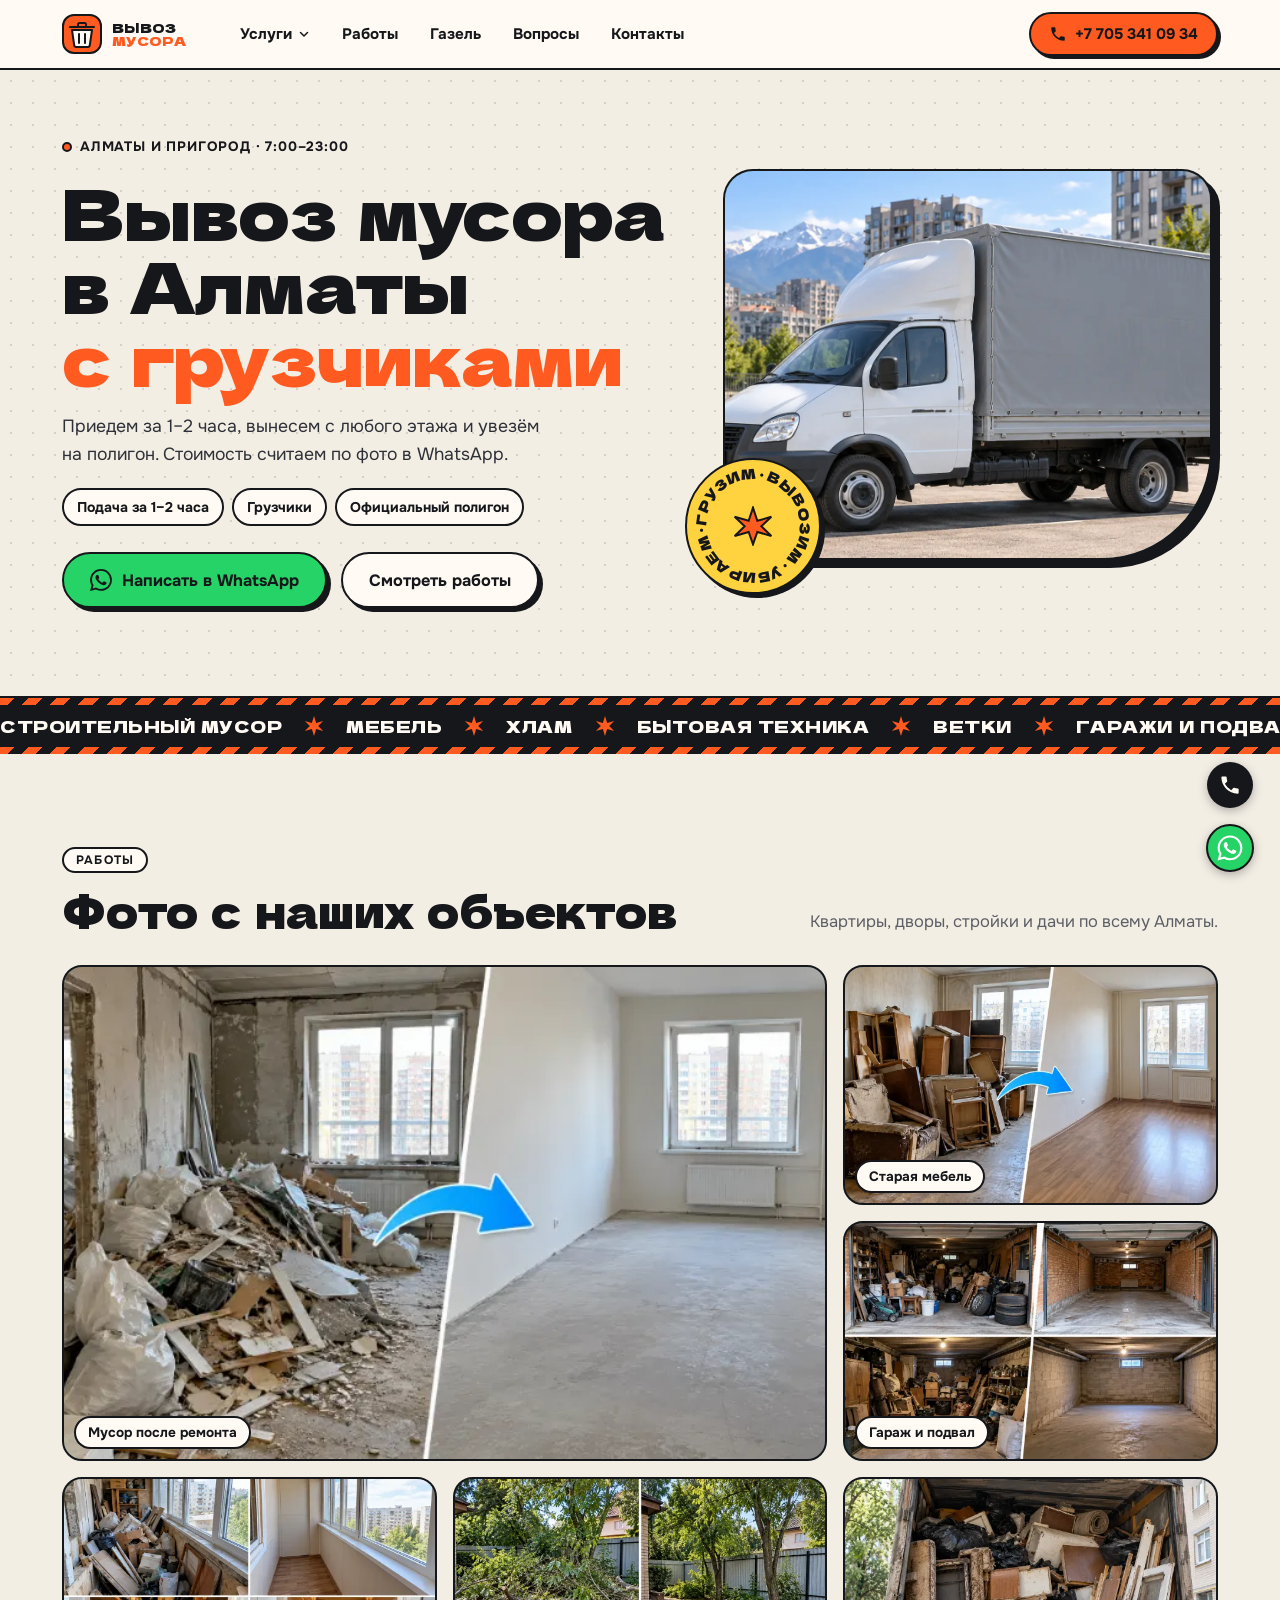
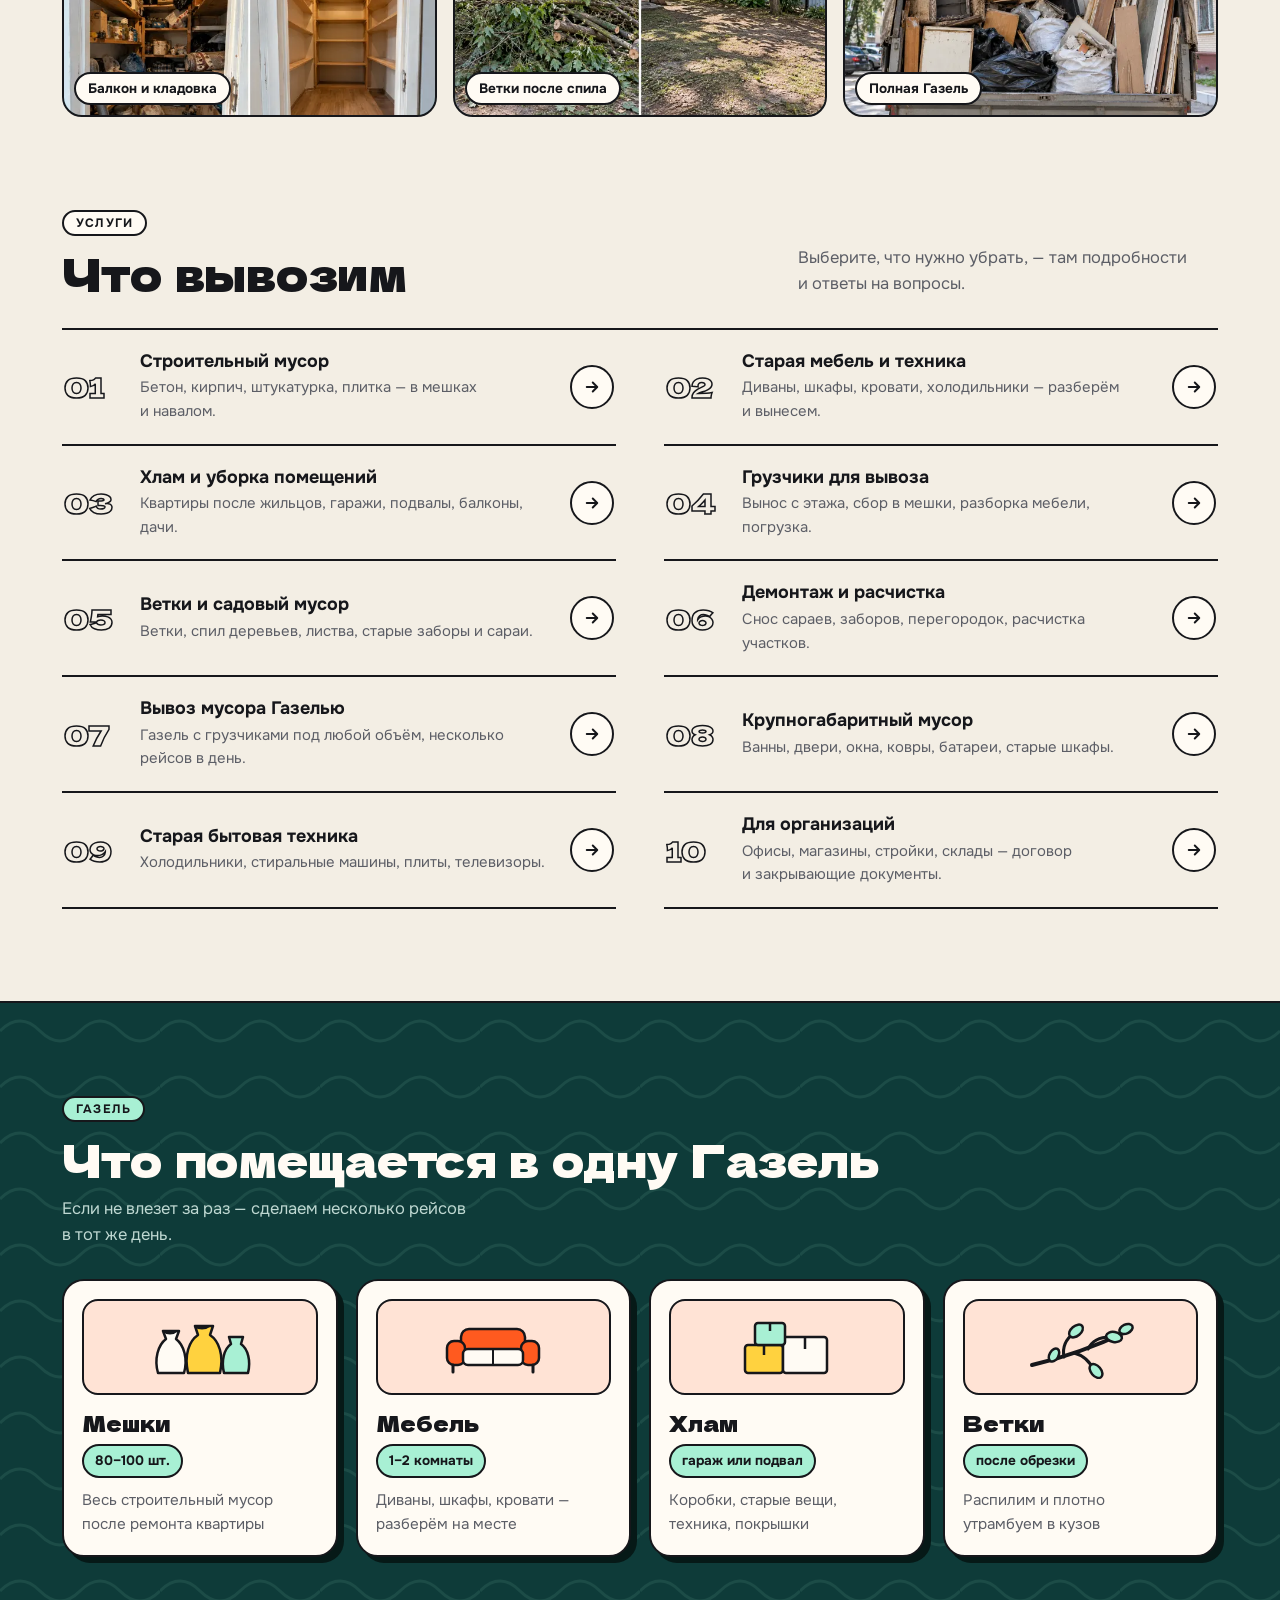
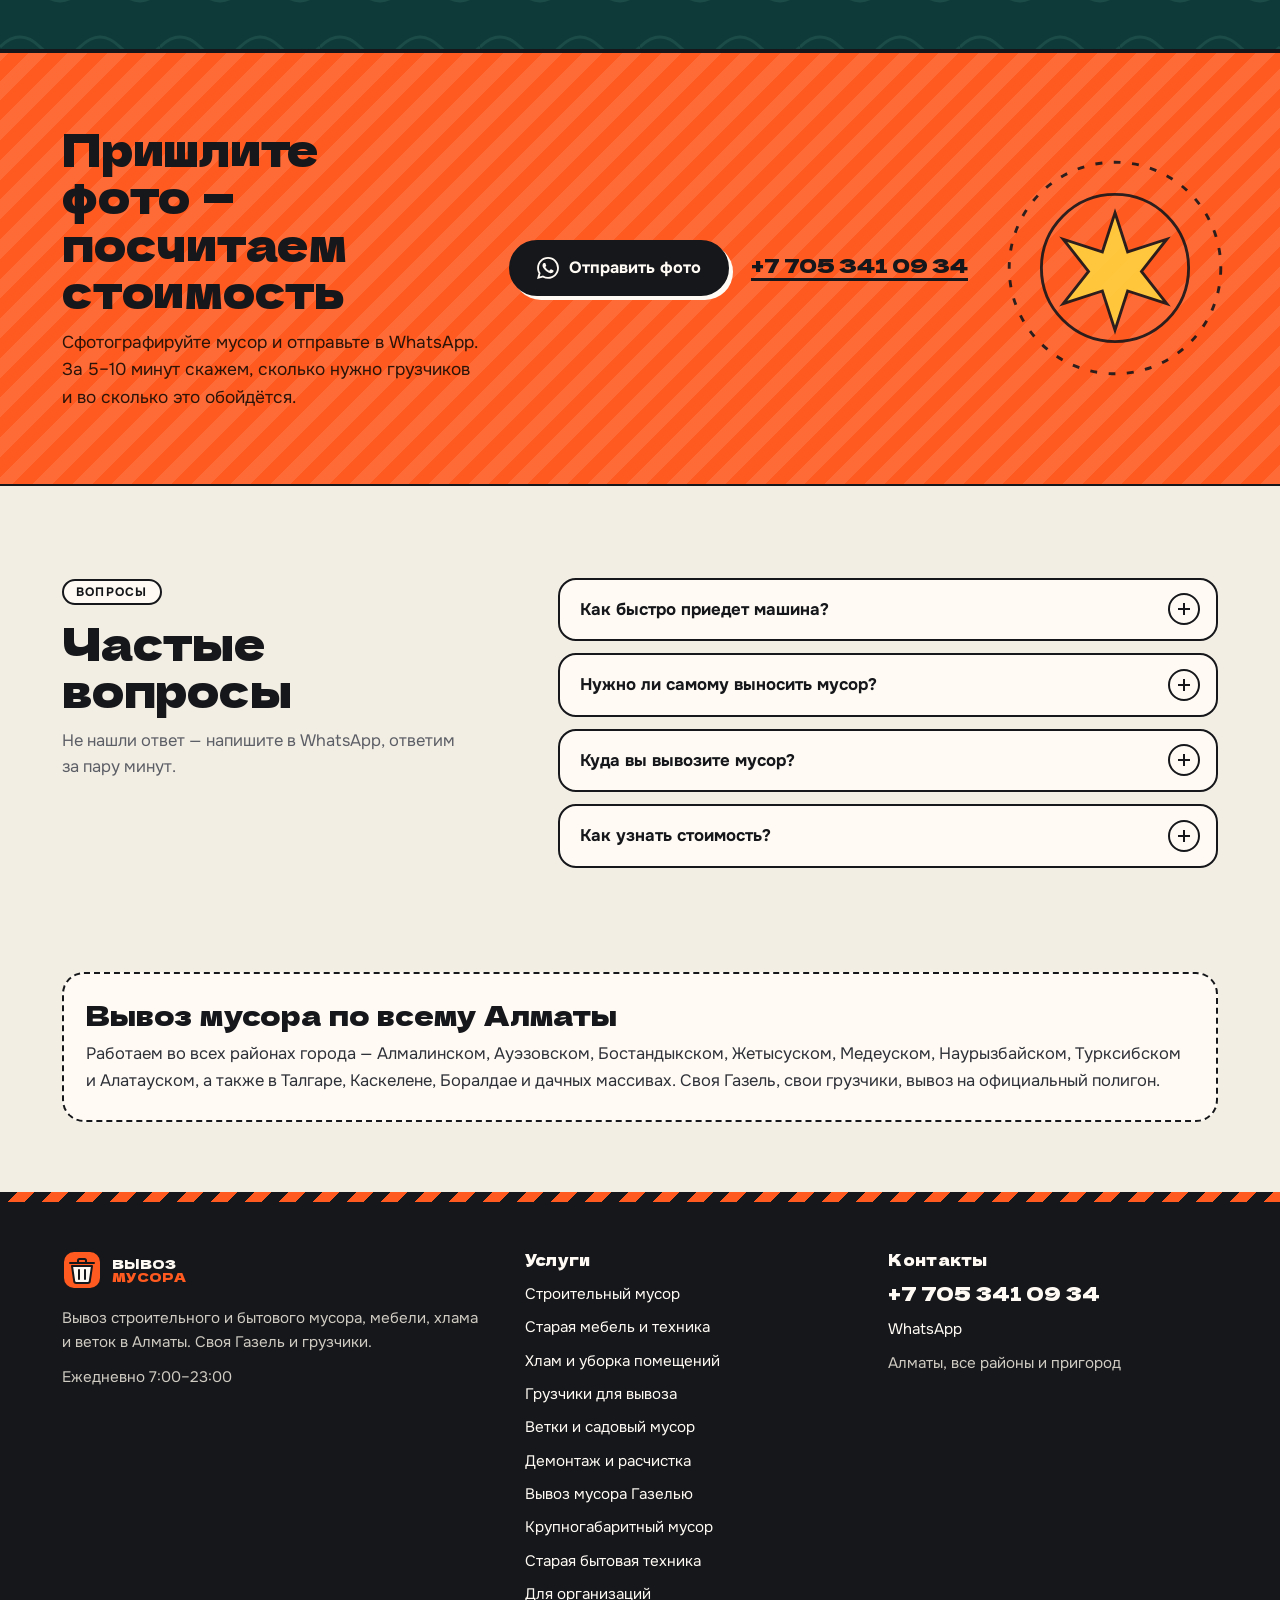
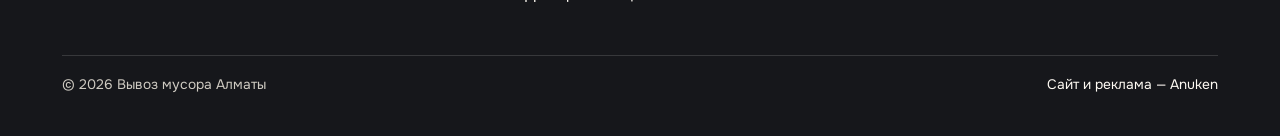
<file: index.html>
<!DOCTYPE html>
<html lang="ru">
<head>
<script async src="https://www.googletagmanager.com/gtag/js?id=AW-18490521260"></script>
<script>window.dataLayer=window.dataLayer||[];function gtag(){dataLayer.push(arguments);}gtag('js',new Date());gtag('config','AW-18490521260');</script>
<meta charset="utf-8">
<meta name="viewport" content="width=device-width, initial-scale=1, viewport-fit=cover">
<title>Вывоз мусора в Алматы с грузчиками — подача за 1–2 часа</title>
<meta name="description" content="Вывоз строительного и бытового мусора, мебели и хлама в Алматы. Газель с грузчиками за 1–2 часа, вынос с любого этажа, расчёт по фото в WhatsApp.">
<link rel="canonical" href="https://qoqys.kz/">
<meta name="theme-color" content="#FF5A1F">
<meta property="og:type" content="website">
<meta property="og:site_name" content="Вывоз мусора Алматы">
<meta property="og:locale" content="ru_RU">
<meta property="og:title" content="Вывоз мусора в Алматы с грузчиками — подача за 1–2 часа">
<meta property="og:description" content="Вывоз строительного и бытового мусора, мебели и хлама в Алматы. Газель с грузчиками за 1–2 часа, вынос с любого этажа, расчёт по фото в WhatsApp.">
<meta property="og:url" content="https://qoqys.kz/">
<meta property="og:image" content="https://qoqys.kz/images/og-banner.jpg">
<meta property="og:image:secure_url" content="https://qoqys.kz/images/og-banner.jpg">
<meta property="og:image:type" content="image/jpeg">
<meta property="og:image:width" content="1200">
<meta property="og:image:height" content="630">
<meta name="twitter:card" content="summary_large_image">
<meta name="twitter:image" content="https://qoqys.kz/images/og-banner.jpg">
<link rel="icon" type="image/png" href="images/favicon.png">
<link rel="apple-touch-icon" href="images/favicon.png">
<link rel="preload" as="font" type="font/woff2" href="assets/fonts/dela-gothic-one-cyrillic-400-normal.woff2" crossorigin>
<link rel="preload" as="font" type="font/woff2" href="assets/fonts/onest-cyrillic-400-normal.woff2" crossorigin>
<link rel="preload" as="image" href="images/hero-1.webp" type="image/webp" fetchpriority="high">
<link rel="stylesheet" href="assets/style.css">
<script>function imgFb(i){var p=i.parentNode,s=p&&p.tagName==='PICTURE'?p.querySelector('source'):null;if(s){p.removeChild(s);i.src=i.getAttribute('src');}else{i.onerror=null;i.classList.add('miss');}}</script>
<script type="application/ld+json">{"@context":"https://schema.org","@graph":[{"@type":"ProfessionalService","@id":"https://qoqys.kz/#org","name":"Вывоз мусора Алматы","description":"Вывоз строительного и бытового мусора, мебели и хлама в Алматы. Газель с грузчиками за 1–2 часа, вынос с любого этажа, расчёт по фото в WhatsApp.","url":"https://qoqys.kz/","telephone":"+77053410934","image":"https://qoqys.kz/images/og-banner.jpg","logo":"https://qoqys.kz/images/logo.png","address":{"@type":"PostalAddress","addressLocality":"Алматы","addressCountry":"KZ"},"areaServed":{"@type":"City","name":"Алматы"},"openingHoursSpecification":[{"@type":"OpeningHoursSpecification","dayOfWeek":["Monday","Tuesday","Wednesday","Thursday","Friday","Saturday","Sunday"],"opens":"07:00","closes":"23:00"}],"hasOfferCatalog":{"@type":"OfferCatalog","name":"Услуги","itemListElement":[{"@type":"Offer","itemOffered":{"@type":"Service","name":"Строительный мусор","url":"https://qoqys.kz/uslugi/stroitelnyj-musor.html"}},{"@type":"Offer","itemOffered":{"@type":"Service","name":"Старая мебель и техника","url":"https://qoqys.kz/uslugi/vyvoz-mebeli.html"}},{"@type":"Offer","itemOffered":{"@type":"Service","name":"Хлам и уборка помещений","url":"https://qoqys.kz/uslugi/vyvoz-hlama.html"}},{"@type":"Offer","itemOffered":{"@type":"Service","name":"Грузчики для вывоза","url":"https://qoqys.kz/uslugi/gruzchiki.html"}},{"@type":"Offer","itemOffered":{"@type":"Service","name":"Ветки и садовый мусор","url":"https://qoqys.kz/uslugi/sadovyj-musor.html"}},{"@type":"Offer","itemOffered":{"@type":"Service","name":"Демонтаж и расчистка","url":"https://qoqys.kz/uslugi/demontazh.html"}},{"@type":"Offer","itemOffered":{"@type":"Service","name":"Вывоз мусора Газелью","url":"https://qoqys.kz/uslugi/vyvoz-musora-gazelyu.html"}},{"@type":"Offer","itemOffered":{"@type":"Service","name":"Крупногабаритный мусор","url":"https://qoqys.kz/uslugi/krupnogabaritnyj-musor.html"}},{"@type":"Offer","itemOffered":{"@type":"Service","name":"Старая бытовая техника","url":"https://qoqys.kz/uslugi/vyvoz-tehniki.html"}},{"@type":"Offer","itemOffered":{"@type":"Service","name":"Для организаций","url":"https://qoqys.kz/uslugi/dlya-organizaciy.html"}}]}},{"@type":"WebSite","@id":"https://qoqys.kz/#site","url":"https://qoqys.kz/","name":"Вывоз мусора Алматы","inLanguage":"ru","publisher":{"@id":"https://qoqys.kz/#org"}},{"@type":"FAQPage","mainEntity":[{"@type":"Question","name":"Как быстро приедет машина?","acceptedAnswer":{"@type":"Answer","text":"Обычно через 1–2 часа после звонка. Можно заказать на точное время — утром, вечером или в выходные."}},{"@type":"Question","name":"Нужно ли самому выносить мусор?","acceptedAnswer":{"@type":"Answer","text":"Нет. Грузчики вынесут мусор из квартиры, гаража или подвала, спустят с этажа и загрузят в машину."}},{"@type":"Question","name":"Куда вы вывозите мусор?","acceptedAnswer":{"@type":"Answer","text":"Только на официальный полигон. Организациям выдаём талоны полигона, договор и акт."}},{"@type":"Question","name":"Как узнать стоимость?","acceptedAnswer":{"@type":"Answer","text":"Пришлите фото или видео в WhatsApp. Скажем, сколько нужно грузчиков и рейсов, и назовём сумму — на месте она не меняется, если объём совпал."}}]}]}</script>
</head>
<body>
<header class="hd"><div class="wrap hd-in">
<a class="logo" href="./" aria-label="Вывоз мусора Алматы — на главную"><svg viewBox="0 0 40 40" aria-hidden="true"><rect x="1" y="1" width="38" height="38" rx="11" fill="#FF5A1F" stroke="#16171B" stroke-width="2"/><path d="M10 16h20l-2.2 15.2a2 2 0 0 1-2 1.8H14.2a2 2 0 0 1-2-1.8z" fill="#FFFBF4" stroke="#16171B" stroke-width="2" stroke-linejoin="round"/><path d="M8 13h24M16 13v-2.5a1.5 1.5 0 0 1 1.5-1.5h5a1.5 1.5 0 0 1 1.5 1.5V13" fill="none" stroke="#16171B" stroke-width="2" stroke-linecap="round"/><path d="M17 20v9M23 20v9" stroke="#16171B" stroke-width="2" stroke-linecap="round"/></svg><span>ВЫВОЗ<b>МУСОРА</b></span></a>
<nav class="nav" aria-label="Меню">
<div class="dd"><button class="dd-btn" type="button" aria-expanded="false" aria-haspopup="true">Услуги<svg viewBox="0 0 24 24" aria-hidden="true"><path fill="none" stroke="currentColor" stroke-width="3" stroke-linecap="round" stroke-linejoin="round" d="M5 9l7 7 7-7"/></svg></button><div class="dd-list"><a href="uslugi/stroitelnyj-musor.html">Строительный мусор</a><a href="uslugi/vyvoz-mebeli.html">Старая мебель и техника</a><a href="uslugi/vyvoz-hlama.html">Хлам и уборка помещений</a><a href="uslugi/gruzchiki.html">Грузчики для вывоза</a><a href="uslugi/sadovyj-musor.html">Ветки и садовый мусор</a><a href="uslugi/demontazh.html">Демонтаж и расчистка</a><a href="uslugi/vyvoz-musora-gazelyu.html">Вывоз мусора Газелью</a><a href="uslugi/krupnogabaritnyj-musor.html">Крупногабаритный мусор</a><a href="uslugi/vyvoz-tehniki.html">Старая бытовая техника</a><a href="uslugi/dlya-organizaciy.html">Для организаций</a></div></div>
<a href="#works">Работы</a><a href="#fleet">Газель</a><a href="#faq">Вопросы</a><a href="#contacts">Контакты</a>
</nav>
<div class="hd-act">
<a class="hd-tel" href="tel:+77053410934" data-conv="call" aria-label="Позвонить +7 705 341 09 34"><svg viewBox="0 0 24 24" aria-hidden="true"><path fill="currentColor" d="M6.62 10.79a15.1 15.1 0 0 0 6.59 6.59l2.2-2.2a1 1 0 0 1 1.02-.24c1.12.37 2.33.57 3.57.57a1 1 0 0 1 1 1V20a1 1 0 0 1-1 1C10.61 21 3 13.39 3 4a1 1 0 0 1 1-1h3.5a1 1 0 0 1 1 1c0 1.25.2 2.45.57 3.57a1 1 0 0 1-.25 1.02l-2.2 2.2z"/></svg><span class="num">+7 705 341 09 34</span></a>
<button class="burger" type="button" data-menu-open aria-label="Меню" aria-controls="menu"><i></i></button>
</div></div></header>
<main>
<section class="hero dots"><div class="wrap hero-in">
<div class="hero-txt"><p class="eyebrow">Алматы и пригород · 7:00–23:00</p>
<h1>Вывоз мусора в Алматы <em>с грузчиками</em></h1>
<p class="lead">Приедем за <span class="nw">1–2 часа</span>, вынесем с любого этажа и увезём на полигон. Стоимость считаем по фото в WhatsApp.</p>
<ul class="chips"><li>Подача за <span class="nw">1–2 часа</span></li><li>Грузчики</li><li>Официальный полигон</li></ul>
<div class="cta"><a class="btn btn-wa" href="https://wa.me/77053410934?text=%D0%97%D0%B4%D1%80%D0%B0%D0%B2%D1%81%D1%82%D0%B2%D1%83%D0%B9%D1%82%D0%B5%21%20%D0%9D%D1%83%D0%B6%D0%B5%D0%BD%20%D0%B2%D1%8B%D0%B2%D0%BE%D0%B7%20%D0%BC%D1%83%D1%81%D0%BE%D1%80%D0%B0%20%D0%B2%20%D0%90%D0%BB%D0%BC%D0%B0%D1%82%D1%8B.%20%D0%9E%D1%82%D0%BF%D1%80%D0%B0%D0%B2%D0%BB%D1%8F%D1%8E%20%D1%84%D0%BE%D1%82%D0%BE." data-conv="whatsapp" target="_blank" rel="noopener"><svg viewBox="0 0 24 24" aria-hidden="true"><path fill="currentColor" d="M17.47 14.38c-.3-.15-1.76-.87-2.03-.97-.27-.1-.47-.15-.67.15-.2.3-.77.97-.94 1.16-.17.2-.35.22-.64.07-.3-.15-1.26-.46-2.39-1.47-.88-.79-1.48-1.76-1.65-2.06-.17-.3-.02-.46.13-.6.13-.14.3-.35.45-.52.15-.18.2-.3.3-.5.1-.2.05-.37-.03-.52-.07-.15-.67-1.61-.92-2.2-.24-.58-.49-.5-.67-.51h-.57c-.2 0-.52.07-.79.37-.27.3-1.04 1.02-1.04 2.48 0 1.46 1.07 2.88 1.21 3.07.15.2 2.1 3.2 5.08 4.49.71.3 1.26.49 1.7.62.71.23 1.36.2 1.87.12.57-.09 1.76-.72 2-1.41.25-.7.25-1.29.18-1.41-.08-.13-.28-.2-.57-.35zM12.05 21.8h-.01a9.87 9.87 0 0 1-5.03-1.38l-.36-.21-3.74.98 1-3.65-.24-.37a9.86 9.86 0 0 1-1.51-5.26c0-5.45 4.44-9.88 9.89-9.88 2.64 0 5.12 1.03 6.99 2.9a9.83 9.83 0 0 1 2.89 6.99c0 5.45-4.44 9.88-9.88 9.88zm8.41-18.3A11.82 11.82 0 0 0 12.05 0C5.5 0 .16 5.34.16 11.89c0 2.1.55 4.14 1.59 5.95L.06 24l6.3-1.65a11.88 11.88 0 0 0 5.68 1.45h.01c6.55 0 11.89-5.34 11.89-11.89 0-3.18-1.24-6.16-3.48-8.41z"/></svg>Написать в WhatsApp</a><a class="btn btn-line" href="#works">Смотреть работы</a></div>
</div>
<div class="hero-pic"><div class="frame"><picture><source type="image/webp" srcset="images/hero-1.webp"><img src="images/hero-1.jpg" width="1600" height="900" alt="" fetchpriority="high" decoding="async" onload="this.classList.add('ok')" onerror="imgFb(this)"></picture></div><div class="sticker" aria-hidden="true"><svg class="ring" viewBox="0 0 100 100"><defs><path id="rp" d="M50 50m-39 0a39 39 0 1 1 78 0a39 39 0 1 1-78 0"/></defs><text><textPath href="#rp" textLength="244">ГРУЗИМ · ВЫВОЗИМ · УБИРАЕМ · </textPath></text></svg><svg class="core" viewBox="0 0 24 24"><path fill="#FF5A1F" stroke="#16171B" stroke-width="1.2" d="M12 1l2.6 7.9L23 6.5l-6 5.7L23 18l-8.4-2.4L12 23l-2.6-7.4L1 18l6-5.8L1 6.5l8.4 2.4z"/></svg></div></div>
</div></section>
<div class="tick" aria-hidden="true"><div class="tick-row"><span>Строительный мусор<svg viewBox="0 0 24 24" aria-hidden="true"><path fill="currentColor" d="M12 0l2.6 8.4L23 6l-6 6.1L23 18l-8.4-2.4L12 24l-2.6-8.4L1 18l6-5.9L1 6l8.4 2.4z"/></svg></span><span>Мебель<svg viewBox="0 0 24 24" aria-hidden="true"><path fill="currentColor" d="M12 0l2.6 8.4L23 6l-6 6.1L23 18l-8.4-2.4L12 24l-2.6-8.4L1 18l6-5.9L1 6l8.4 2.4z"/></svg></span><span>Хлам<svg viewBox="0 0 24 24" aria-hidden="true"><path fill="currentColor" d="M12 0l2.6 8.4L23 6l-6 6.1L23 18l-8.4-2.4L12 24l-2.6-8.4L1 18l6-5.9L1 6l8.4 2.4z"/></svg></span><span>Бытовая техника<svg viewBox="0 0 24 24" aria-hidden="true"><path fill="currentColor" d="M12 0l2.6 8.4L23 6l-6 6.1L23 18l-8.4-2.4L12 24l-2.6-8.4L1 18l6-5.9L1 6l8.4 2.4z"/></svg></span><span>Ветки<svg viewBox="0 0 24 24" aria-hidden="true"><path fill="currentColor" d="M12 0l2.6 8.4L23 6l-6 6.1L23 18l-8.4-2.4L12 24l-2.6-8.4L1 18l6-5.9L1 6l8.4 2.4z"/></svg></span><span>Гаражи и подвалы<svg viewBox="0 0 24 24" aria-hidden="true"><path fill="currentColor" d="M12 0l2.6 8.4L23 6l-6 6.1L23 18l-8.4-2.4L12 24l-2.6-8.4L1 18l6-5.9L1 6l8.4 2.4z"/></svg></span><span>Демонтаж<svg viewBox="0 0 24 24" aria-hidden="true"><path fill="currentColor" d="M12 0l2.6 8.4L23 6l-6 6.1L23 18l-8.4-2.4L12 24l-2.6-8.4L1 18l6-5.9L1 6l8.4 2.4z"/></svg></span><span>Грузчики<svg viewBox="0 0 24 24" aria-hidden="true"><path fill="currentColor" d="M12 0l2.6 8.4L23 6l-6 6.1L23 18l-8.4-2.4L12 24l-2.6-8.4L1 18l6-5.9L1 6l8.4 2.4z"/></svg></span><span>Строительный мусор<svg viewBox="0 0 24 24" aria-hidden="true"><path fill="currentColor" d="M12 0l2.6 8.4L23 6l-6 6.1L23 18l-8.4-2.4L12 24l-2.6-8.4L1 18l6-5.9L1 6l8.4 2.4z"/></svg></span><span>Мебель<svg viewBox="0 0 24 24" aria-hidden="true"><path fill="currentColor" d="M12 0l2.6 8.4L23 6l-6 6.1L23 18l-8.4-2.4L12 24l-2.6-8.4L1 18l6-5.9L1 6l8.4 2.4z"/></svg></span><span>Хлам<svg viewBox="0 0 24 24" aria-hidden="true"><path fill="currentColor" d="M12 0l2.6 8.4L23 6l-6 6.1L23 18l-8.4-2.4L12 24l-2.6-8.4L1 18l6-5.9L1 6l8.4 2.4z"/></svg></span><span>Бытовая техника<svg viewBox="0 0 24 24" aria-hidden="true"><path fill="currentColor" d="M12 0l2.6 8.4L23 6l-6 6.1L23 18l-8.4-2.4L12 24l-2.6-8.4L1 18l6-5.9L1 6l8.4 2.4z"/></svg></span><span>Ветки<svg viewBox="0 0 24 24" aria-hidden="true"><path fill="currentColor" d="M12 0l2.6 8.4L23 6l-6 6.1L23 18l-8.4-2.4L12 24l-2.6-8.4L1 18l6-5.9L1 6l8.4 2.4z"/></svg></span><span>Гаражи и подвалы<svg viewBox="0 0 24 24" aria-hidden="true"><path fill="currentColor" d="M12 0l2.6 8.4L23 6l-6 6.1L23 18l-8.4-2.4L12 24l-2.6-8.4L1 18l6-5.9L1 6l8.4 2.4z"/></svg></span><span>Демонтаж<svg viewBox="0 0 24 24" aria-hidden="true"><path fill="currentColor" d="M12 0l2.6 8.4L23 6l-6 6.1L23 18l-8.4-2.4L12 24l-2.6-8.4L1 18l6-5.9L1 6l8.4 2.4z"/></svg></span><span>Грузчики<svg viewBox="0 0 24 24" aria-hidden="true"><path fill="currentColor" d="M12 0l2.6 8.4L23 6l-6 6.1L23 18l-8.4-2.4L12 24l-2.6-8.4L1 18l6-5.9L1 6l8.4 2.4z"/></svg></span></div></div>
<section class="sec" id="works"><div class="wrap">
<div class="sh"><div><span class="kick">Работы</span><h2>Фото с наших объектов</h2></div><p>Квартиры, дворы, стройки и дачи по всему Алматы.</p></div>
<div class="bento"><figure class="ph"><picture><source type="image/webp" srcset="images/portfolio/01-stroitelnyj-musor.webp"><img src="images/portfolio/01-stroitelnyj-musor.jpg" width="640" height="400" alt="Мусор после ремонта" loading="lazy" decoding="async" onload="this.classList.add('ok')" onerror="imgFb(this)"></picture><figcaption>Мусор после ремонта</figcaption></figure><figure class="ph"><picture><source type="image/webp" srcset="images/portfolio/02-vyvoz-mebeli.webp"><img src="images/portfolio/02-vyvoz-mebeli.jpg" width="640" height="400" alt="Старая мебель" loading="lazy" decoding="async" onload="this.classList.add('ok')" onerror="imgFb(this)"></picture><figcaption>Старая мебель</figcaption></figure><figure class="ph"><picture><source type="image/webp" srcset="images/portfolio/03-rasschistka-garazha.webp"><img src="images/portfolio/03-rasschistka-garazha.jpg" width="640" height="400" alt="Гараж и подвал" loading="lazy" decoding="async" onload="this.classList.add('ok')" onerror="imgFb(this)"></picture><figcaption>Гараж и подвал</figcaption></figure><figure class="ph"><picture><source type="image/webp" srcset="images/portfolio/04-balkon.webp"><img src="images/portfolio/04-balkon.jpg" width="640" height="400" alt="Балкон и кладовка" loading="lazy" decoding="async" onload="this.classList.add('ok')" onerror="imgFb(this)"></picture><figcaption>Балкон и кладовка</figcaption></figure><figure class="ph"><picture><source type="image/webp" srcset="images/portfolio/05-vetki.webp"><img src="images/portfolio/05-vetki.jpg" width="640" height="400" alt="Ветки после спила" loading="lazy" decoding="async" onload="this.classList.add('ok')" onerror="imgFb(this)"></picture><figcaption>Ветки после спила</figcaption></figure><figure class="ph"><picture><source type="image/webp" srcset="images/portfolio/06-gazel.webp"><img src="images/portfolio/06-gazel.jpg" width="640" height="400" alt="Полная Газель" loading="lazy" decoding="async" onload="this.classList.add('ok')" onerror="imgFb(this)"></picture><figcaption>Полная Газель</figcaption></figure></div></div></section>
<section class="sec" id="services" style="padding-top:0"><div class="wrap">
<div class="sh"><div><span class="kick">Услуги</span><h2>Что вывозим</h2></div><p>Выберите, что нужно убрать, — там подробности и ответы на вопросы.</p></div>
<div class="slist"><a class="sl" href="uslugi/stroitelnyj-musor.html"><span class="sl-n">01</span><span><span class="sl-t">Строительный мусор</span><span class="sl-d">Бетон, кирпич, штукатурка, плитка — в мешках и навалом.</span></span><span class="sl-go"><svg viewBox="0 0 24 24" aria-hidden="true"><path fill="none" stroke="currentColor" stroke-width="2.6" stroke-linecap="round" stroke-linejoin="round" d="M5 12h13M13 6l6 6-6 6"/></svg></span></a><a class="sl" href="uslugi/vyvoz-mebeli.html"><span class="sl-n">02</span><span><span class="sl-t">Старая мебель и техника</span><span class="sl-d">Диваны, шкафы, кровати, холодильники — разберём и вынесем.</span></span><span class="sl-go"><svg viewBox="0 0 24 24" aria-hidden="true"><path fill="none" stroke="currentColor" stroke-width="2.6" stroke-linecap="round" stroke-linejoin="round" d="M5 12h13M13 6l6 6-6 6"/></svg></span></a><a class="sl" href="uslugi/vyvoz-hlama.html"><span class="sl-n">03</span><span><span class="sl-t">Хлам и уборка помещений</span><span class="sl-d">Квартиры после жильцов, гаражи, подвалы, балконы, дачи.</span></span><span class="sl-go"><svg viewBox="0 0 24 24" aria-hidden="true"><path fill="none" stroke="currentColor" stroke-width="2.6" stroke-linecap="round" stroke-linejoin="round" d="M5 12h13M13 6l6 6-6 6"/></svg></span></a><a class="sl" href="uslugi/gruzchiki.html"><span class="sl-n">04</span><span><span class="sl-t">Грузчики для вывоза</span><span class="sl-d">Вынос с этажа, сбор в мешки, разборка мебели, погрузка.</span></span><span class="sl-go"><svg viewBox="0 0 24 24" aria-hidden="true"><path fill="none" stroke="currentColor" stroke-width="2.6" stroke-linecap="round" stroke-linejoin="round" d="M5 12h13M13 6l6 6-6 6"/></svg></span></a><a class="sl" href="uslugi/sadovyj-musor.html"><span class="sl-n">05</span><span><span class="sl-t">Ветки и садовый мусор</span><span class="sl-d">Ветки, спил деревьев, листва, старые заборы и сараи.</span></span><span class="sl-go"><svg viewBox="0 0 24 24" aria-hidden="true"><path fill="none" stroke="currentColor" stroke-width="2.6" stroke-linecap="round" stroke-linejoin="round" d="M5 12h13M13 6l6 6-6 6"/></svg></span></a><a class="sl" href="uslugi/demontazh.html"><span class="sl-n">06</span><span><span class="sl-t">Демонтаж и расчистка</span><span class="sl-d">Снос сараев, заборов, перегородок, расчистка участков.</span></span><span class="sl-go"><svg viewBox="0 0 24 24" aria-hidden="true"><path fill="none" stroke="currentColor" stroke-width="2.6" stroke-linecap="round" stroke-linejoin="round" d="M5 12h13M13 6l6 6-6 6"/></svg></span></a><a class="sl" href="uslugi/vyvoz-musora-gazelyu.html"><span class="sl-n">07</span><span><span class="sl-t">Вывоз мусора Газелью</span><span class="sl-d">Газель с грузчиками под любой объём, несколько рейсов в день.</span></span><span class="sl-go"><svg viewBox="0 0 24 24" aria-hidden="true"><path fill="none" stroke="currentColor" stroke-width="2.6" stroke-linecap="round" stroke-linejoin="round" d="M5 12h13M13 6l6 6-6 6"/></svg></span></a><a class="sl" href="uslugi/krupnogabaritnyj-musor.html"><span class="sl-n">08</span><span><span class="sl-t">Крупногабаритный мусор</span><span class="sl-d">Ванны, двери, окна, ковры, батареи, старые шкафы.</span></span><span class="sl-go"><svg viewBox="0 0 24 24" aria-hidden="true"><path fill="none" stroke="currentColor" stroke-width="2.6" stroke-linecap="round" stroke-linejoin="round" d="M5 12h13M13 6l6 6-6 6"/></svg></span></a><a class="sl" href="uslugi/vyvoz-tehniki.html"><span class="sl-n">09</span><span><span class="sl-t">Старая бытовая техника</span><span class="sl-d">Холодильники, стиральные машины, плиты, телевизоры.</span></span><span class="sl-go"><svg viewBox="0 0 24 24" aria-hidden="true"><path fill="none" stroke="currentColor" stroke-width="2.6" stroke-linecap="round" stroke-linejoin="round" d="M5 12h13M13 6l6 6-6 6"/></svg></span></a><a class="sl" href="uslugi/dlya-organizaciy.html"><span class="sl-n">10</span><span><span class="sl-t">Для организаций</span><span class="sl-d">Офисы, магазины, стройки, склады — договор и закрывающие документы.</span></span><span class="sl-go"><svg viewBox="0 0 24 24" aria-hidden="true"><path fill="none" stroke="currentColor" stroke-width="2.6" stroke-linecap="round" stroke-linejoin="round" d="M5 12h13M13 6l6 6-6 6"/></svg></span></a></div></div></section>
<section class="sec dark" id="fleet"><div class="wrap">
<div class="sh"><div><span class="kick">Газель</span><h2>Что помещается в одну Газель</h2></div><p>Если не влезет за раз — сделаем несколько рейсов в тот же день.</p></div>
<div class="fleet"><div class="fl"><div class="fl-ic"><svg viewBox="0 0 112 64" aria-hidden="true"><path d="M14 58c-4-14 0-28 8-34l-3-8h16l-3 8c8 6 12 20 8 34z" fill="#FFFBF4" stroke="#16171B" stroke-width="2.5" stroke-linejoin="round"/><path d="M20 16c3 3 9 3 12 0" fill="none" stroke="#16171B" stroke-width="2.5" stroke-linejoin="round"/><path d="M44 58c-4-18 1-32 10-38l-3-9h18l-3 9c9 6 14 20 10 38z" fill="#FFD23F" stroke="#16171B" stroke-width="2.5" stroke-linejoin="round"/><path d="M51 11c4 3 10 3 14 0" fill="none" stroke="#16171B" stroke-width="2.5" stroke-linejoin="round"/><path d="M80 58c-3-12 0-24 7-29l-2-7h14l-2 7c7 5 10 17 7 29z" fill="#A8F0D4" stroke="#16171B" stroke-width="2.5" stroke-linejoin="round"/></svg></div><h3>Мешки</h3><span class="cap"><span class="nw">80–100 шт.</span></span><p>Весь строительный мусор после ремонта квартиры</p></div><div class="fl"><div class="fl-ic"><svg viewBox="0 0 112 64" aria-hidden="true"><rect x="24" y="14" width="64" height="24" rx="8" fill="#FF5A1F" stroke="#16171B" stroke-width="2.5" stroke-linejoin="round"/><rect x="10" y="26" width="18" height="24" rx="7" fill="#FF5A1F" stroke="#16171B" stroke-width="2.5" stroke-linejoin="round"/><rect x="84" y="26" width="18" height="24" rx="7" fill="#FF5A1F" stroke="#16171B" stroke-width="2.5" stroke-linejoin="round"/><rect x="26" y="34" width="60" height="16" rx="5" fill="#FFFBF4" stroke="#16171B" stroke-width="2.5" stroke-linejoin="round"/><path d="M56 34v16" stroke="#16171B" stroke-width="2"/><path d="M16 50v7M96 50v7" stroke="#16171B" stroke-width="3" stroke-linecap="round"/></svg></div><h3>Мебель</h3><span class="cap"><span class="nw">1–2 комнаты</span></span><p>Диваны, шкафы, кровати — разберём на месте</p></div><div class="fl"><div class="fl-ic"><svg viewBox="0 0 112 64" aria-hidden="true"><rect x="14" y="30" width="38" height="28" rx="3" fill="#FFD23F" stroke="#16171B" stroke-width="2.5" stroke-linejoin="round"/><path d="M33 30v10" stroke="#16171B" stroke-width="2.5"/><rect x="52" y="22" width="44" height="36" rx="3" fill="#FFFBF4" stroke="#16171B" stroke-width="2.5" stroke-linejoin="round"/><path d="M74 22v12" stroke="#16171B" stroke-width="2.5"/><rect x="24" y="8" width="30" height="22" rx="3" fill="#A8F0D4" stroke="#16171B" stroke-width="2.5" stroke-linejoin="round"/><path d="M39 8v8" stroke="#16171B" stroke-width="2.5"/></svg></div><h3>Хлам</h3><span class="cap">гараж или подвал</span><p>Коробки, старые вещи, техника, покрышки</p></div><div class="fl"><div class="fl-ic"><svg viewBox="0 0 112 64" aria-hidden="true"><path d="M8 50C34 44 62 36 104 16" fill="none" stroke="#16171B" stroke-width="4" stroke-linecap="round"/><path d="M40 42c-2-10 2-18 10-24M64 34c4-8 12-12 22-12M50 38c8 2 16 8 20 18" fill="none" stroke="#16171B" stroke-width="3" stroke-linecap="round"/><g fill="#A8F0D4" stroke="#16171B" stroke-width="2.5" stroke-linejoin="round"><ellipse cx="52" cy="16" rx="8" ry="5" transform="rotate(-40 52 16)"/><ellipse cx="90" cy="22" rx="8" ry="5" transform="rotate(10 90 22)"/><ellipse cx="72" cy="56" rx="8" ry="5" transform="rotate(50 72 56)"/><ellipse cx="102" cy="14" rx="7" ry="4.5" transform="rotate(-25 102 14)"/><ellipse cx="30" cy="40" rx="7" ry="4.5" transform="rotate(-60 30 40)"/></g></svg></div><h3>Ветки</h3><span class="cap">после обрезки</span><p>Распилим и плотно утрамбуем в кузов</p></div></div></div></section>
<section class="cta-band"><div class="wrap cta-in">
<div><h2>Пришлите фото — посчитаем стоимость</h2><p style="margin-top:14px">Сфотографируйте мусор и отправьте в WhatsApp. За <span class="nw">5–10 минут</span> скажем, сколько нужно грузчиков и во сколько это обойдётся.</p></div>
<div class="acts"><a class="btn btn-ink" href="https://wa.me/77053410934?text=%D0%97%D0%B4%D1%80%D0%B0%D0%B2%D1%81%D1%82%D0%B2%D1%83%D0%B9%D1%82%D0%B5%21%20%D0%9D%D1%83%D0%B6%D0%B5%D0%BD%20%D0%B2%D1%8B%D0%B2%D0%BE%D0%B7%20%D0%BC%D1%83%D1%81%D0%BE%D1%80%D0%B0%20%D0%B2%20%D0%90%D0%BB%D0%BC%D0%B0%D1%82%D1%8B.%20%D0%9E%D1%82%D0%BF%D1%80%D0%B0%D0%B2%D0%BB%D1%8F%D1%8E%20%D1%84%D0%BE%D1%82%D0%BE." data-conv="whatsapp" target="_blank" rel="noopener"><svg viewBox="0 0 24 24" aria-hidden="true"><path fill="currentColor" d="M17.47 14.38c-.3-.15-1.76-.87-2.03-.97-.27-.1-.47-.15-.67.15-.2.3-.77.97-.94 1.16-.17.2-.35.22-.64.07-.3-.15-1.26-.46-2.39-1.47-.88-.79-1.48-1.76-1.65-2.06-.17-.3-.02-.46.13-.6.13-.14.3-.35.45-.52.15-.18.2-.3.3-.5.1-.2.05-.37-.03-.52-.07-.15-.67-1.61-.92-2.2-.24-.58-.49-.5-.67-.51h-.57c-.2 0-.52.07-.79.37-.27.3-1.04 1.02-1.04 2.48 0 1.46 1.07 2.88 1.21 3.07.15.2 2.1 3.2 5.08 4.49.71.3 1.26.49 1.7.62.71.23 1.36.2 1.87.12.57-.09 1.76-.72 2-1.41.25-.7.25-1.29.18-1.41-.08-.13-.28-.2-.57-.35zM12.05 21.8h-.01a9.87 9.87 0 0 1-5.03-1.38l-.36-.21-3.74.98 1-3.65-.24-.37a9.86 9.86 0 0 1-1.51-5.26c0-5.45 4.44-9.88 9.89-9.88 2.64 0 5.12 1.03 6.99 2.9a9.83 9.83 0 0 1 2.89 6.99c0 5.45-4.44 9.88-9.88 9.88zm8.41-18.3A11.82 11.82 0 0 0 12.05 0C5.5 0 .16 5.34.16 11.89c0 2.1.55 4.14 1.59 5.95L.06 24l6.3-1.65a11.88 11.88 0 0 0 5.68 1.45h.01c6.55 0 11.89-5.34 11.89-11.89 0-3.18-1.24-6.16-3.48-8.41z"/></svg>Отправить фото</a><a class="tel" href="tel:+77053410934" data-conv="call">+7 705 341 09 34</a></div>
</div><svg class="burst" viewBox="0 0 200 200" aria-hidden="true"><g fill="none" stroke="#16171B" stroke-width="2.5"><circle cx="100" cy="100" r="92" stroke-dasharray="6 10"/><circle cx="100" cy="100" r="64"/></g><path fill="#FFD23F" stroke="#16171B" stroke-width="2.5" d="M100 52l11 34 34-11-22 28 22 28-34-11-11 34-11-34-34 11 22-28-22-28 34 11z"/></svg></section>
<section class="sec" id="faq"><div class="wrap faq-grid"><div><span class="kick">Вопросы</span><h2>Частые вопросы</h2><p style="margin-top:14px;color:var(--mut)">Не нашли ответ — напишите в WhatsApp, ответим за пару минут.</p></div><div class="faq"><details><summary>Как быстро приедет машина?</summary><div class="ans"><p>Обычно через <span class="nw">1–2 часа</span> после звонка. Можно заказать на точное время — утром, вечером или в выходные.</p></div></details><details><summary>Нужно ли самому выносить мусор?</summary><div class="ans"><p>Нет. Грузчики вынесут мусор из квартиры, гаража или подвала, спустят с этажа и загрузят в машину.</p></div></details><details><summary>Куда вы вывозите мусор?</summary><div class="ans"><p>Только на официальный полигон. Организациям выдаём талоны полигона, договор и акт.</p></div></details><details><summary>Как узнать стоимость?</summary><div class="ans"><p>Пришлите фото или видео в WhatsApp. Скажем, сколько нужно грузчиков и рейсов, и назовём сумму — на месте она не меняется, если объём совпал.</p></div></details></div></div></section>
<section class="about"><div class="wrap"><div class="about-in"><h2>Вывоз мусора по всему Алматы</h2><p>Работаем во всех районах города — Алмалинском, Ауэзовском, Бостандыкском, Жетысуском, Медеуском, Наурызбайском, Турксибском и Алатауском, а также в Талгаре, Каскелене, Боралдае и дачных массивах. Своя Газель, свои грузчики, вывоз на официальный полигон.</p></div></div></section>
</main>
<footer class="ft" id="contacts"><div class="wrap">
<div class="ft-grid">
<div><a class="logo" href="./" aria-label="Вывоз мусора Алматы — на главную"><svg viewBox="0 0 40 40" aria-hidden="true"><rect x="1" y="1" width="38" height="38" rx="11" fill="#FF5A1F" stroke="#16171B" stroke-width="2"/><path d="M10 16h20l-2.2 15.2a2 2 0 0 1-2 1.8H14.2a2 2 0 0 1-2-1.8z" fill="#FFFBF4" stroke="#16171B" stroke-width="2" stroke-linejoin="round"/><path d="M8 13h24M16 13v-2.5a1.5 1.5 0 0 1 1.5-1.5h5a1.5 1.5 0 0 1 1.5 1.5V13" fill="none" stroke="#16171B" stroke-width="2" stroke-linecap="round"/><path d="M17 20v9M23 20v9" stroke="#16171B" stroke-width="2" stroke-linecap="round"/></svg><span>ВЫВОЗ<b>МУСОРА</b></span></a><p>Вывоз строительного и бытового мусора, мебели, хлама и веток в Алматы. Своя Газель и грузчики.</p><p style="margin-top:10px">Ежедневно 7:00–23:00</p></div>
<div><h3>Услуги</h3><ul><li><a href="uslugi/stroitelnyj-musor.html">Строительный мусор</a></li><li><a href="uslugi/vyvoz-mebeli.html">Старая мебель и техника</a></li><li><a href="uslugi/vyvoz-hlama.html">Хлам и уборка помещений</a></li><li><a href="uslugi/gruzchiki.html">Грузчики для вывоза</a></li><li><a href="uslugi/sadovyj-musor.html">Ветки и садовый мусор</a></li><li><a href="uslugi/demontazh.html">Демонтаж и расчистка</a></li><li><a href="uslugi/vyvoz-musora-gazelyu.html">Вывоз мусора Газелью</a></li><li><a href="uslugi/krupnogabaritnyj-musor.html">Крупногабаритный мусор</a></li><li><a href="uslugi/vyvoz-tehniki.html">Старая бытовая техника</a></li><li><a href="uslugi/dlya-organizaciy.html">Для организаций</a></li></ul></div>
<div><h3>Контакты</h3><ul>
<li><a class="big" href="tel:+77053410934" data-conv="call">+7 705 341 09 34</a></li>
<li><a href="https://wa.me/77053410934?text=%D0%97%D0%B4%D1%80%D0%B0%D0%B2%D1%81%D1%82%D0%B2%D1%83%D0%B9%D1%82%D0%B5%21%20%D0%9D%D1%83%D0%B6%D0%B5%D0%BD%20%D0%B2%D1%8B%D0%B2%D0%BE%D0%B7%20%D0%BC%D1%83%D1%81%D0%BE%D1%80%D0%B0%20%D0%B2%20%D0%90%D0%BB%D0%BC%D0%B0%D1%82%D1%8B.%20%D0%9E%D1%82%D0%BF%D1%80%D0%B0%D0%B2%D0%BB%D1%8F%D1%8E%20%D1%84%D0%BE%D1%82%D0%BE." data-conv="whatsapp" target="_blank" rel="noopener">WhatsApp</a></li>
<li>Алматы, все районы и пригород</li>
</ul></div>
</div>
<div class="ft-bot"><span>© 2026 Вывоз мусора Алматы</span><a href="https://wa.me/77074534518" target="_blank" rel="noopener">Сайт и реклама — Anuken</a></div>
</div></footer>
<div class="menu" id="menu" aria-hidden="true"><div class="menu-p" role="dialog" aria-modal="true" aria-label="Меню">
<div class="menu-h"><a class="logo" href="./" aria-label="Вывоз мусора Алматы — на главную"><svg viewBox="0 0 40 40" aria-hidden="true"><rect x="1" y="1" width="38" height="38" rx="11" fill="#FF5A1F" stroke="#16171B" stroke-width="2"/><path d="M10 16h20l-2.2 15.2a2 2 0 0 1-2 1.8H14.2a2 2 0 0 1-2-1.8z" fill="#FFFBF4" stroke="#16171B" stroke-width="2" stroke-linejoin="round"/><path d="M8 13h24M16 13v-2.5a1.5 1.5 0 0 1 1.5-1.5h5a1.5 1.5 0 0 1 1.5 1.5V13" fill="none" stroke="#16171B" stroke-width="2" stroke-linecap="round"/><path d="M17 20v9M23 20v9" stroke="#16171B" stroke-width="2" stroke-linecap="round"/></svg><span>ВЫВОЗ<b>МУСОРА</b></span></a><button class="menu-x" type="button" data-menu-close>✕ ЗАКРЫТЬ</button></div>
<p class="menu-t">Разделы</p><div class="tiles"><a href="#works">Работы</a><a href="#services">Услуги</a><a href="#fleet">Газель</a><a href="#faq">Вопросы</a></div>
<p class="menu-t">Услуги</p><ul class="mlist"><li><a href="uslugi/stroitelnyj-musor.html">Строительный мусор</a></li><li><a href="uslugi/vyvoz-mebeli.html">Старая мебель и техника</a></li><li><a href="uslugi/vyvoz-hlama.html">Хлам и уборка помещений</a></li><li><a href="uslugi/gruzchiki.html">Грузчики для вывоза</a></li><li><a href="uslugi/sadovyj-musor.html">Ветки и садовый мусор</a></li><li><a href="uslugi/demontazh.html">Демонтаж и расчистка</a></li><li><a href="uslugi/vyvoz-musora-gazelyu.html">Вывоз мусора Газелью</a></li><li><a href="uslugi/krupnogabaritnyj-musor.html">Крупногабаритный мусор</a></li><li><a href="uslugi/vyvoz-tehniki.html">Старая бытовая техника</a></li><li><a href="uslugi/dlya-organizaciy.html">Для организаций</a></li></ul>
<p class="menu-t">Телефон</p><div class="mcont"><a href="tel:+77053410934" data-conv="call">+7 705 341 09 34</a><p>Ежедневно 7:00–23:00 · Алматы и пригород</p></div>
</div></div>
<nav class="bar" aria-label="Разделы"><a href="#works">Работы</a><a href="#services">Услуги</a><a href="#fleet">Газель</a><a href="#faq">Вопросы</a></nav>
<div class="float">
<button class="f-up f-small" type="button" data-up aria-label="Наверх" title="Наверх"><svg viewBox="0 0 48 48" aria-hidden="true"><circle cx="24" cy="24" r="23" fill="#FF5A1F" stroke="#16171B" stroke-width="2"/><path fill="none" stroke="#16171B" stroke-width="3.4" stroke-linecap="round" stroke-linejoin="round" d="M16 27l8-8 8 8"/></svg></button>
<a href="tel:+77053410934" data-conv="call" aria-label="Позвонить" title="Позвонить"><svg viewBox="0 0 48 48" aria-hidden="true"><circle cx="24" cy="24" r="23" fill="#16171B"/><g transform="translate(12.5 12.5) scale(.96)"><path fill="#FFFBF4" d="M6.62 10.79a15.1 15.1 0 0 0 6.59 6.59l2.2-2.2a1 1 0 0 1 1.02-.24c1.12.37 2.33.57 3.57.57a1 1 0 0 1 1 1V20a1 1 0 0 1-1 1C10.61 21 3 13.39 3 4a1 1 0 0 1 1-1h3.5a1 1 0 0 1 1 1c0 1.25.2 2.45.57 3.57a1 1 0 0 1-.25 1.02l-2.2 2.2z"/></g></svg></a>
<a href="https://wa.me/77053410934?text=%D0%97%D0%B4%D1%80%D0%B0%D0%B2%D1%81%D1%82%D0%B2%D1%83%D0%B9%D1%82%D0%B5%21%20%D0%9D%D1%83%D0%B6%D0%B5%D0%BD%20%D0%B2%D1%8B%D0%B2%D0%BE%D0%B7%20%D0%BC%D1%83%D1%81%D0%BE%D1%80%D0%B0%20%D0%B2%20%D0%90%D0%BB%D0%BC%D0%B0%D1%82%D1%8B.%20%D0%9E%D1%82%D0%BF%D1%80%D0%B0%D0%B2%D0%BB%D1%8F%D1%8E%20%D1%84%D0%BE%D1%82%D0%BE." data-conv="whatsapp" target="_blank" rel="noopener" aria-label="WhatsApp" title="WhatsApp"><svg viewBox="0 0 48 48" aria-hidden="true"><circle cx="24" cy="24" r="23" fill="#25D366" stroke="#16171B" stroke-width="2"/><g transform="translate(11.5 11.5) scale(1.04)"><path fill="#fff" d="M17.47 14.38c-.3-.15-1.76-.87-2.03-.97-.27-.1-.47-.15-.67.15-.2.3-.77.97-.94 1.16-.17.2-.35.22-.64.07-.3-.15-1.26-.46-2.39-1.47-.88-.79-1.48-1.76-1.65-2.06-.17-.3-.02-.46.13-.6.13-.14.3-.35.45-.52.15-.18.2-.3.3-.5.1-.2.05-.37-.03-.52-.07-.15-.67-1.61-.92-2.2-.24-.58-.49-.5-.67-.51h-.57c-.2 0-.52.07-.79.37-.27.3-1.04 1.02-1.04 2.48 0 1.46 1.07 2.88 1.21 3.07.15.2 2.1 3.2 5.08 4.49.71.3 1.26.49 1.7.62.71.23 1.36.2 1.87.12.57-.09 1.76-.72 2-1.41.25-.7.25-1.29.18-1.41-.08-.13-.28-.2-.57-.35zM12.05 21.8h-.01a9.87 9.87 0 0 1-5.03-1.38l-.36-.21-3.74.98 1-3.65-.24-.37a9.86 9.86 0 0 1-1.51-5.26c0-5.45 4.44-9.88 9.89-9.88 2.64 0 5.12 1.03 6.99 2.9a9.83 9.83 0 0 1 2.89 6.99c0 5.45-4.44 9.88-9.88 9.88zm8.41-18.3A11.82 11.82 0 0 0 12.05 0C5.5 0 .16 5.34.16 11.89c0 2.1.55 4.14 1.59 5.95L.06 24l6.3-1.65a11.88 11.88 0 0 0 5.68 1.45h.01c6.55 0 11.89-5.34 11.89-11.89 0-3.18-1.24-6.16-3.48-8.41z"/></g></svg></a>
</div>
<script src="assets/app.js?v=20261031" defer></script>
</body>
</html>
</file>
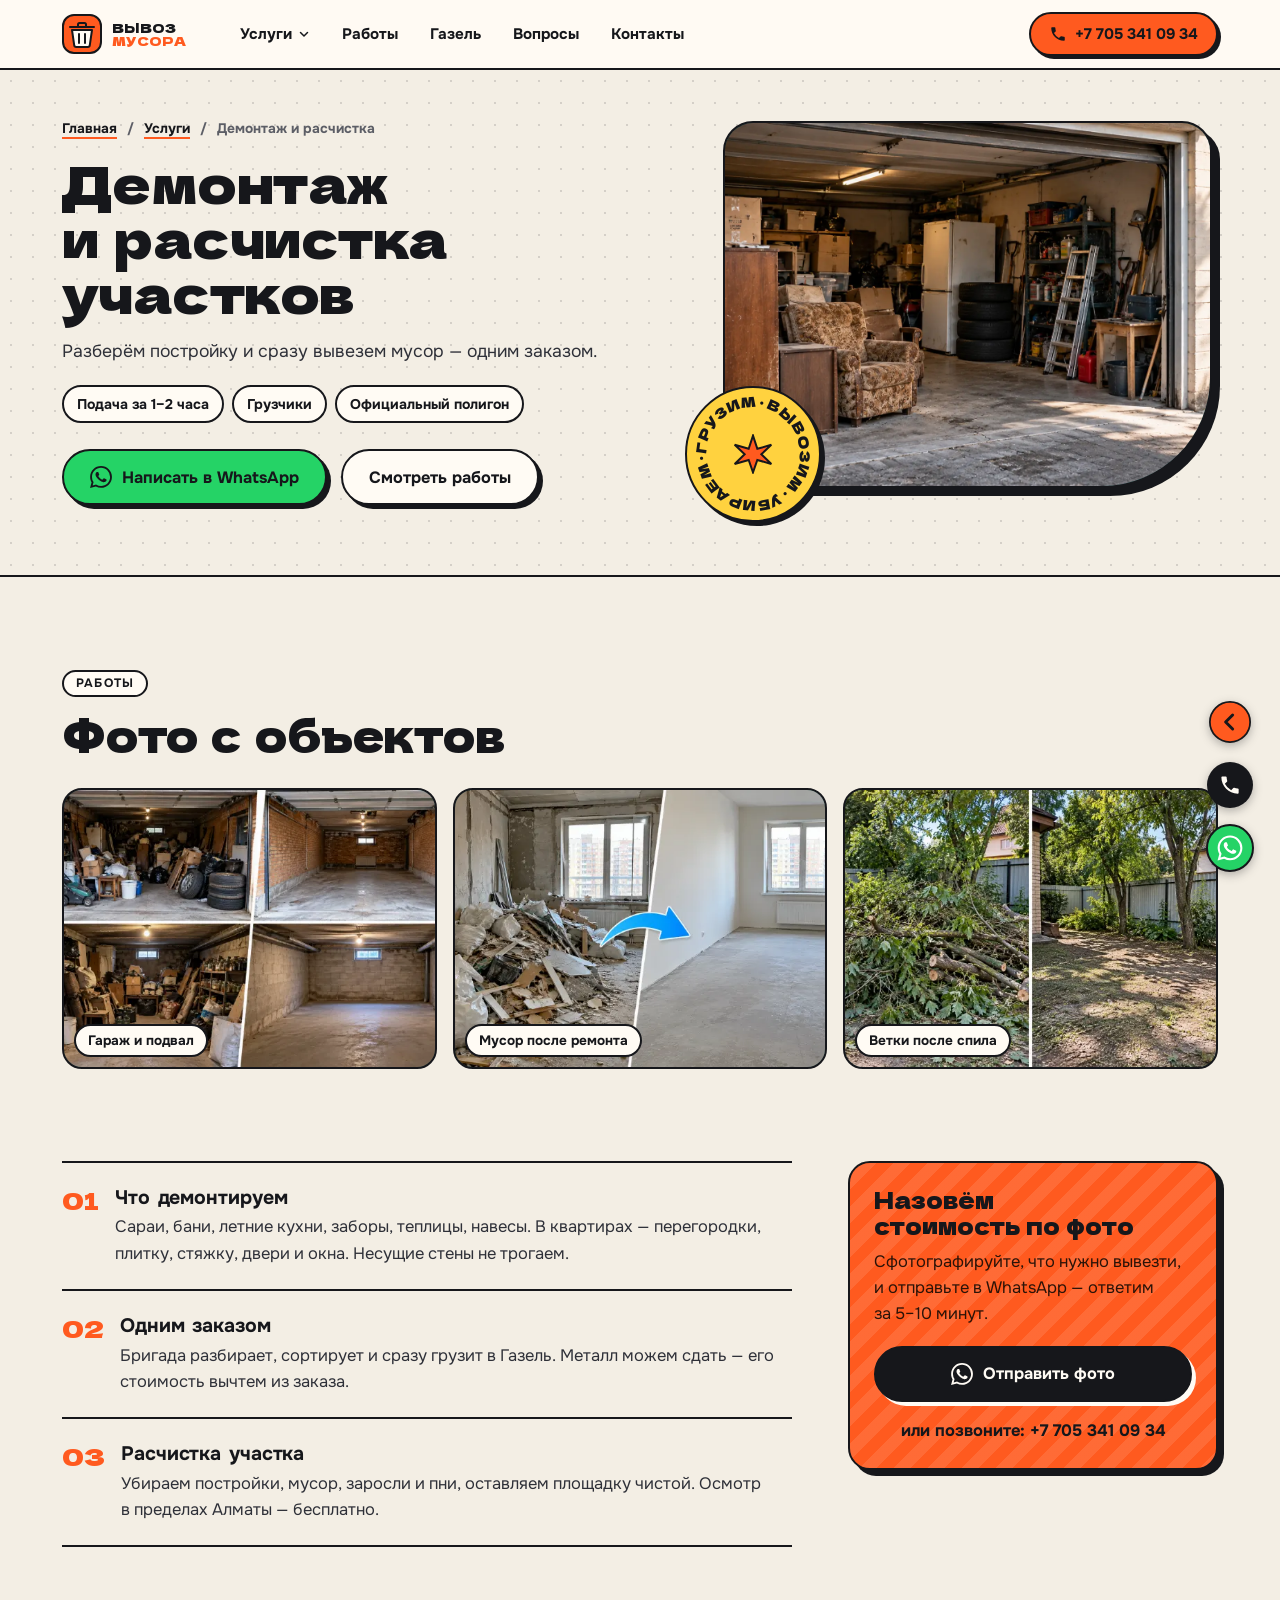
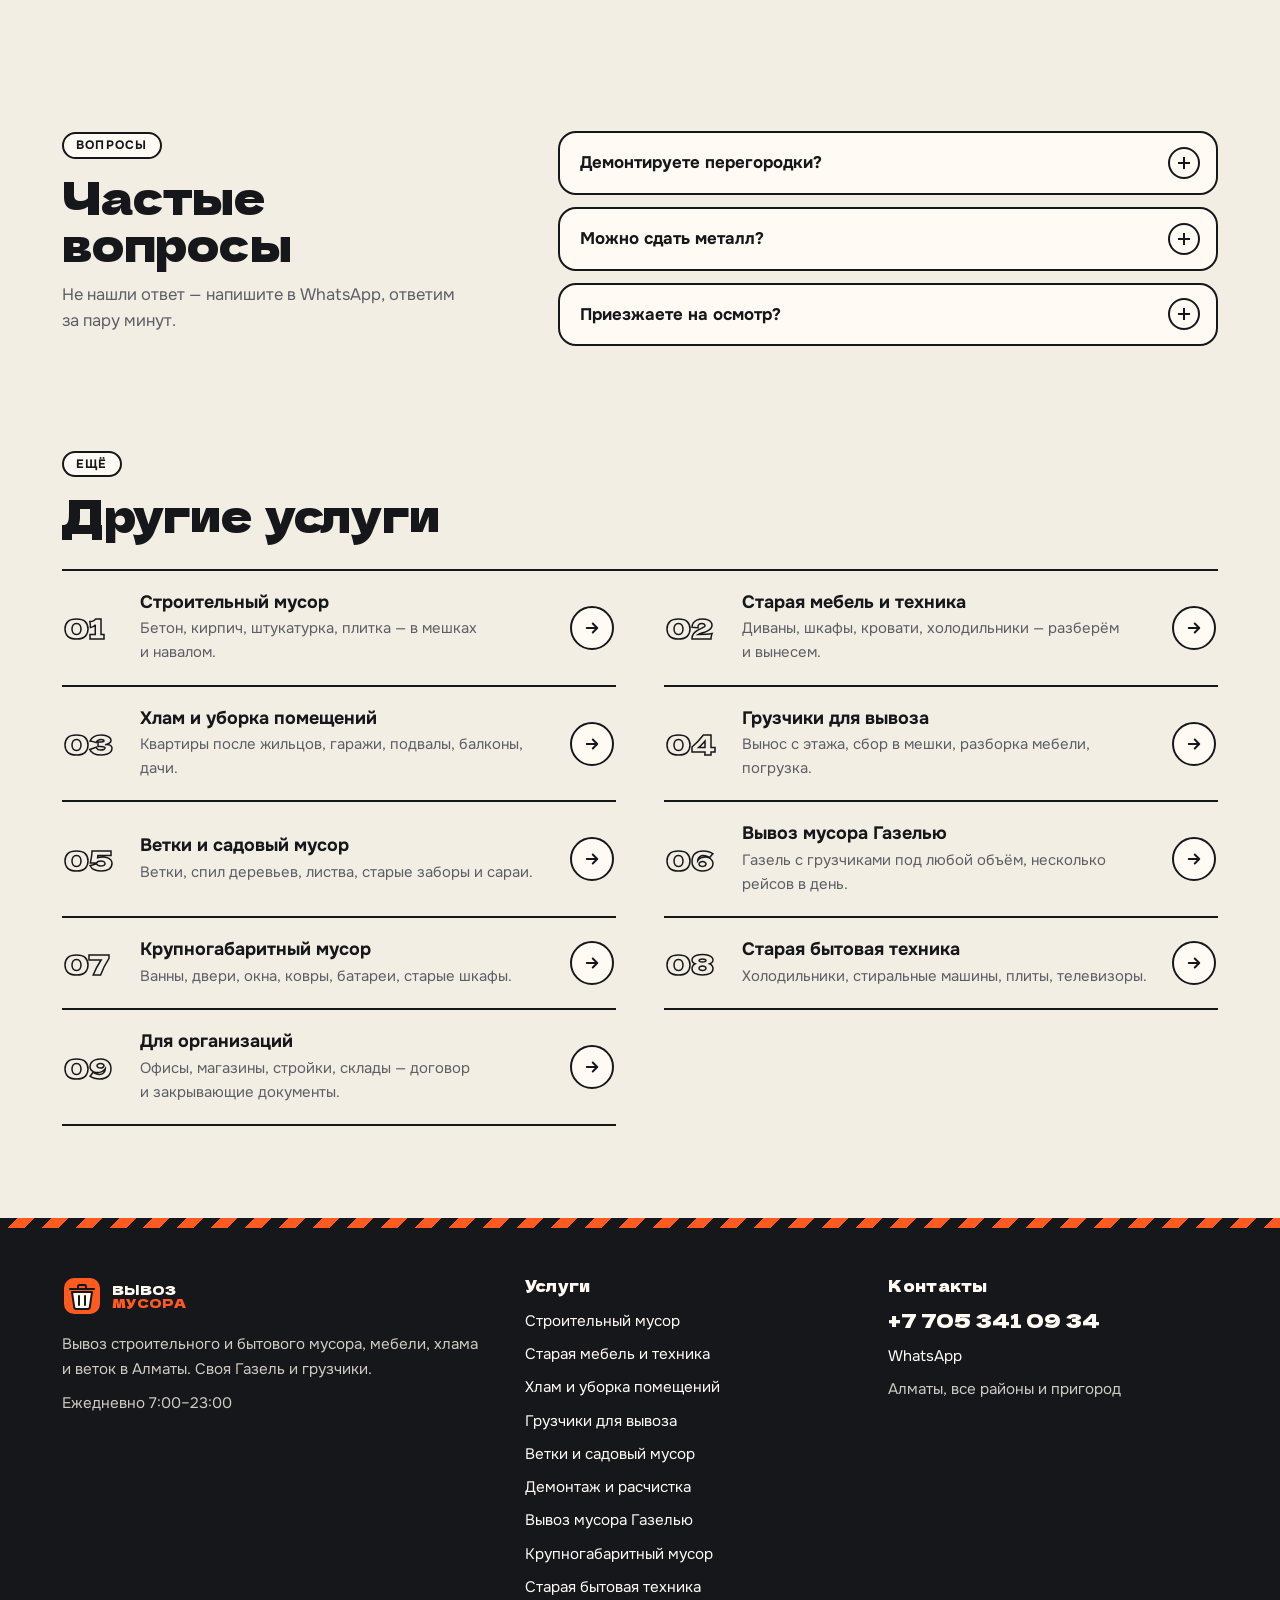
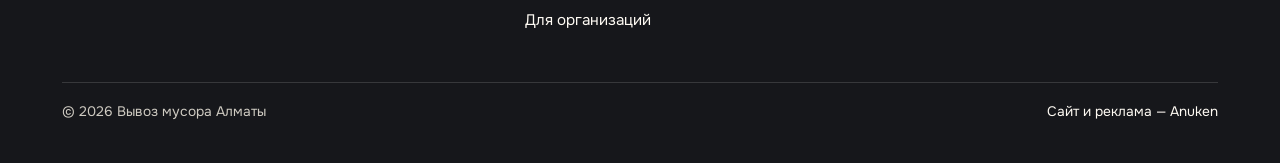
<file: uslugi/demontazh.html>
<!DOCTYPE html>
<html lang="ru">
<head>
<script async src="https://www.googletagmanager.com/gtag/js?id=AW-18490521260"></script>
<script>window.dataLayer=window.dataLayer||[];function gtag(){dataLayer.push(arguments);}gtag('js',new Date());gtag('config','AW-18490521260');</script>
<meta charset="utf-8">
<meta name="viewport" content="width=device-width, initial-scale=1, viewport-fit=cover">
<title>Демонтаж и расчистка участков в Алматы с вывозом мусора</title>
<meta name="description" content="Демонтаж сараев, заборов, перегородок и старых построек в Алматы с вывозом мусора. Расчистка участков под стройку. Бесплатный осмотр в Алматы.">
<link rel="canonical" href="https://qoqys.kz/uslugi/demontazh.html">
<meta name="theme-color" content="#FF5A1F">
<meta property="og:type" content="website">
<meta property="og:site_name" content="Вывоз мусора Алматы">
<meta property="og:locale" content="ru_RU">
<meta property="og:title" content="Демонтаж и расчистка участков в Алматы с вывозом мусора">
<meta property="og:description" content="Демонтаж сараев, заборов, перегородок и старых построек в Алматы с вывозом мусора. Расчистка участков под стройку. Бесплатный осмотр в Алматы.">
<meta property="og:url" content="https://qoqys.kz/uslugi/demontazh.html">
<meta property="og:image" content="https://qoqys.kz/images/og-banner.jpg">
<meta property="og:image:secure_url" content="https://qoqys.kz/images/og-banner.jpg">
<meta property="og:image:type" content="image/jpeg">
<meta property="og:image:width" content="1200">
<meta property="og:image:height" content="630">
<meta name="twitter:card" content="summary_large_image">
<meta name="twitter:image" content="https://qoqys.kz/images/og-banner.jpg">
<link rel="icon" type="image/png" href="../images/favicon.png">
<link rel="apple-touch-icon" href="../images/favicon.png">
<link rel="preload" as="font" type="font/woff2" href="../assets/fonts/dela-gothic-one-cyrillic-400-normal.woff2" crossorigin>
<link rel="preload" as="font" type="font/woff2" href="../assets/fonts/onest-cyrillic-400-normal.woff2" crossorigin>
<link rel="preload" as="image" href="../images/hero-3.webp" type="image/webp" fetchpriority="high">
<link rel="stylesheet" href="../assets/style.css">
<script>function imgFb(i){var p=i.parentNode,s=p&&p.tagName==='PICTURE'?p.querySelector('source'):null;if(s){p.removeChild(s);i.src=i.getAttribute('src');}else{i.onerror=null;i.classList.add('miss');}}</script>
<script type="application/ld+json">{"@context":"https://schema.org","@graph":[{"@type":"Service","@id":"https://qoqys.kz/uslugi/demontazh.html#service","name":"Демонтаж и расчистка участков","serviceType":"Демонтаж и расчистка","description":"Демонтаж сараев, заборов, перегородок и старых построек в Алматы с вывозом мусора. Расчистка участков под стройку. Бесплатный осмотр в Алматы.","url":"https://qoqys.kz/uslugi/demontazh.html","provider":{"@id":"https://qoqys.kz/#org"},"areaServed":{"@type":"City","name":"Алматы"}},{"@type":"BreadcrumbList","itemListElement":[{"@type":"ListItem","position":1,"name":"Главная","item":"https://qoqys.kz/"},{"@type":"ListItem","position":2,"name":"Услуги","item":"https://qoqys.kz/#services"},{"@type":"ListItem","position":3,"name":"Демонтаж и расчистка","item":"https://qoqys.kz/uslugi/demontazh.html"}]},{"@type":"FAQPage","mainEntity":[{"@type":"Question","name":"Демонтируете перегородки?","acceptedAnswer":{"@type":"Answer","text":"Да, кирпичные и гипсокартонные, с выносом и вывозом. Несущие стены — нет."}},{"@type":"Question","name":"Можно сдать металл?","acceptedAnswer":{"@type":"Answer","text":"Да, сортируем отдельно и вычитаем его стоимость из заказа."}},{"@type":"Question","name":"Приезжаете на осмотр?","acceptedAnswer":{"@type":"Answer","text":"Да, в пределах Алматы бесплатно."}}]}]}</script>
</head>
<body>
<header class="hd"><div class="wrap hd-in">
<a class="logo" href="../" aria-label="Вывоз мусора Алматы — на главную"><svg viewBox="0 0 40 40" aria-hidden="true"><rect x="1" y="1" width="38" height="38" rx="11" fill="#FF5A1F" stroke="#16171B" stroke-width="2"/><path d="M10 16h20l-2.2 15.2a2 2 0 0 1-2 1.8H14.2a2 2 0 0 1-2-1.8z" fill="#FFFBF4" stroke="#16171B" stroke-width="2" stroke-linejoin="round"/><path d="M8 13h24M16 13v-2.5a1.5 1.5 0 0 1 1.5-1.5h5a1.5 1.5 0 0 1 1.5 1.5V13" fill="none" stroke="#16171B" stroke-width="2" stroke-linecap="round"/><path d="M17 20v9M23 20v9" stroke="#16171B" stroke-width="2" stroke-linecap="round"/></svg><span>ВЫВОЗ<b>МУСОРА</b></span></a>
<nav class="nav" aria-label="Меню">
<div class="dd"><button class="dd-btn" type="button" aria-expanded="false" aria-haspopup="true">Услуги<svg viewBox="0 0 24 24" aria-hidden="true"><path fill="none" stroke="currentColor" stroke-width="3" stroke-linecap="round" stroke-linejoin="round" d="M5 9l7 7 7-7"/></svg></button><div class="dd-list"><a href="../uslugi/stroitelnyj-musor.html">Строительный мусор</a><a href="../uslugi/vyvoz-mebeli.html">Старая мебель и техника</a><a href="../uslugi/vyvoz-hlama.html">Хлам и уборка помещений</a><a href="../uslugi/gruzchiki.html">Грузчики для вывоза</a><a href="../uslugi/sadovyj-musor.html">Ветки и садовый мусор</a><a href="../uslugi/demontazh.html">Демонтаж и расчистка</a><a href="../uslugi/vyvoz-musora-gazelyu.html">Вывоз мусора Газелью</a><a href="../uslugi/krupnogabaritnyj-musor.html">Крупногабаритный мусор</a><a href="../uslugi/vyvoz-tehniki.html">Старая бытовая техника</a><a href="../uslugi/dlya-organizaciy.html">Для организаций</a></div></div>
<a href="../#works">Работы</a><a href="../#fleet">Газель</a><a href="../#faq">Вопросы</a><a href="#contacts">Контакты</a>
</nav>
<div class="hd-act">
<a class="hd-tel" href="tel:+77053410934" data-conv="call" aria-label="Позвонить +7 705 341 09 34"><svg viewBox="0 0 24 24" aria-hidden="true"><path fill="currentColor" d="M6.62 10.79a15.1 15.1 0 0 0 6.59 6.59l2.2-2.2a1 1 0 0 1 1.02-.24c1.12.37 2.33.57 3.57.57a1 1 0 0 1 1 1V20a1 1 0 0 1-1 1C10.61 21 3 13.39 3 4a1 1 0 0 1 1-1h3.5a1 1 0 0 1 1 1c0 1.25.2 2.45.57 3.57a1 1 0 0 1-.25 1.02l-2.2 2.2z"/></svg><span class="num">+7 705 341 09 34</span></a>
<button class="burger" type="button" data-menu-open aria-label="Меню" aria-controls="menu"><i></i></button>
</div></div></header>
<main>
<section class="hero dots hero-svc"><div class="wrap hero-in">
<div class="hero-txt"><ol class="crumbs"><li><a href="../">Главная</a></li><li><a href="../#services">Услуги</a></li><li aria-current="page">Демонтаж и расчистка</li></ol>
<h1>Демонтаж и расчистка участков</h1>
<p class="lead">Разберём постройку и сразу вывезем мусор — одним заказом.</p>
<ul class="chips"><li>Подача за <span class="nw">1–2 часа</span></li><li>Грузчики</li><li>Официальный полигон</li></ul>
<div class="cta"><a class="btn btn-wa" href="https://wa.me/77053410934?text=%D0%97%D0%B4%D1%80%D0%B0%D0%B2%D1%81%D1%82%D0%B2%D1%83%D0%B9%D1%82%D0%B5%21%20%D0%9D%D1%83%D0%B6%D0%BD%D0%BE%3A%20%D0%B4%D0%B5%D0%BC%D0%BE%D0%BD%D1%82%D0%B0%D0%B6%20%D0%B8%20%D1%80%D0%B0%D1%81%D1%87%D0%B8%D1%81%D1%82%D0%BA%D0%B0.%20%D0%90%D0%BB%D0%BC%D0%B0%D1%82%D1%8B.%20%D0%9E%D1%82%D0%BF%D1%80%D0%B0%D0%B2%D0%BB%D1%8F%D1%8E%20%D1%84%D0%BE%D1%82%D0%BE." data-conv="whatsapp" target="_blank" rel="noopener"><svg viewBox="0 0 24 24" aria-hidden="true"><path fill="currentColor" d="M17.47 14.38c-.3-.15-1.76-.87-2.03-.97-.27-.1-.47-.15-.67.15-.2.3-.77.97-.94 1.16-.17.2-.35.22-.64.07-.3-.15-1.26-.46-2.39-1.47-.88-.79-1.48-1.76-1.65-2.06-.17-.3-.02-.46.13-.6.13-.14.3-.35.45-.52.15-.18.2-.3.3-.5.1-.2.05-.37-.03-.52-.07-.15-.67-1.61-.92-2.2-.24-.58-.49-.5-.67-.51h-.57c-.2 0-.52.07-.79.37-.27.3-1.04 1.02-1.04 2.48 0 1.46 1.07 2.88 1.21 3.07.15.2 2.1 3.2 5.08 4.49.71.3 1.26.49 1.7.62.71.23 1.36.2 1.87.12.57-.09 1.76-.72 2-1.41.25-.7.25-1.29.18-1.41-.08-.13-.28-.2-.57-.35zM12.05 21.8h-.01a9.87 9.87 0 0 1-5.03-1.38l-.36-.21-3.74.98 1-3.65-.24-.37a9.86 9.86 0 0 1-1.51-5.26c0-5.45 4.44-9.88 9.89-9.88 2.64 0 5.12 1.03 6.99 2.9a9.83 9.83 0 0 1 2.89 6.99c0 5.45-4.44 9.88-9.88 9.88zm8.41-18.3A11.82 11.82 0 0 0 12.05 0C5.5 0 .16 5.34.16 11.89c0 2.1.55 4.14 1.59 5.95L.06 24l6.3-1.65a11.88 11.88 0 0 0 5.68 1.45h.01c6.55 0 11.89-5.34 11.89-11.89 0-3.18-1.24-6.16-3.48-8.41z"/></svg>Написать в WhatsApp</a><a class="btn btn-line" href="#works">Смотреть работы</a></div>
</div>
<div class="hero-pic"><div class="frame"><picture><source type="image/webp" srcset="../images/hero-3.webp"><img src="../images/hero-3.jpg" width="1600" height="900" alt="" fetchpriority="high" decoding="async" onload="this.classList.add('ok')" onerror="imgFb(this)"></picture></div><div class="sticker" aria-hidden="true"><svg class="ring" viewBox="0 0 100 100"><defs><path id="rp" d="M50 50m-39 0a39 39 0 1 1 78 0a39 39 0 1 1-78 0"/></defs><text><textPath href="#rp" textLength="244">ГРУЗИМ · ВЫВОЗИМ · УБИРАЕМ · </textPath></text></svg><svg class="core" viewBox="0 0 24 24"><path fill="#FF5A1F" stroke="#16171B" stroke-width="1.2" d="M12 1l2.6 7.9L23 6.5l-6 5.7L23 18l-8.4-2.4L12 23l-2.6-7.4L1 18l6-5.8L1 6.5l8.4 2.4z"/></svg></div></div>
</div></section>
<section class="sec" id="works"><div class="wrap">
<div class="sh"><div><span class="kick">Работы</span><h2>Фото с объектов</h2></div></div>
<div class="strip"><figure class="ph"><picture><source type="image/webp" srcset="../images/portfolio/03-rasschistka-garazha.webp"><img src="../images/portfolio/03-rasschistka-garazha.jpg" width="640" height="400" alt="Гараж и подвал" loading="lazy" decoding="async" onload="this.classList.add('ok')" onerror="imgFb(this)"></picture><figcaption>Гараж и подвал</figcaption></figure><figure class="ph"><picture><source type="image/webp" srcset="../images/portfolio/01-stroitelnyj-musor.webp"><img src="../images/portfolio/01-stroitelnyj-musor.jpg" width="640" height="400" alt="Мусор после ремонта" loading="lazy" decoding="async" onload="this.classList.add('ok')" onerror="imgFb(this)"></picture><figcaption>Мусор после ремонта</figcaption></figure><figure class="ph"><picture><source type="image/webp" srcset="../images/portfolio/05-vetki.webp"><img src="../images/portfolio/05-vetki.jpg" width="640" height="400" alt="Ветки после спила" loading="lazy" decoding="async" onload="this.classList.add('ok')" onerror="imgFb(this)"></picture><figcaption>Ветки после спила</figcaption></figure></div></div></section>
<section class="sec" style="padding-top:0"><div class="wrap sb">
<article><div class="blk"><span class="n">01</span><h2>Что демонтируем</h2><p>Сараи, бани, летние кухни, заборы, теплицы, навесы. В квартирах — перегородки, плитку, стяжку, двери и окна. Несущие стены не трогаем.</p></div><div class="blk"><span class="n">02</span><h2>Одним заказом</h2><p>Бригада разбирает, сортирует и сразу грузит в Газель. Металл можем сдать — его стоимость вычтем из заказа.</p></div><div class="blk"><span class="n">03</span><h2>Расчистка участка</h2><p>Убираем постройки, мусор, заросли и пни, оставляем площадку чистой. Осмотр в пределах Алматы — бесплатно.</p></div></article>
<aside class="order"><h3>Назовём стоимость по фото</h3><p>Сфотографируйте, что нужно вывезти, и отправьте в WhatsApp — ответим за <span class="nw">5–10 минут.</span></p>
<a class="btn btn-ink" href="https://wa.me/77053410934?text=%D0%97%D0%B4%D1%80%D0%B0%D0%B2%D1%81%D1%82%D0%B2%D1%83%D0%B9%D1%82%D0%B5%21%20%D0%9D%D1%83%D0%B6%D0%BD%D0%BE%3A%20%D0%B4%D0%B5%D0%BC%D0%BE%D0%BD%D1%82%D0%B0%D0%B6%20%D0%B8%20%D1%80%D0%B0%D1%81%D1%87%D0%B8%D1%81%D1%82%D0%BA%D0%B0.%20%D0%90%D0%BB%D0%BC%D0%B0%D1%82%D1%8B.%20%D0%9E%D1%82%D0%BF%D1%80%D0%B0%D0%B2%D0%BB%D1%8F%D1%8E%20%D1%84%D0%BE%D1%82%D0%BE." data-conv="whatsapp" target="_blank" rel="noopener"><svg viewBox="0 0 24 24" aria-hidden="true"><path fill="currentColor" d="M17.47 14.38c-.3-.15-1.76-.87-2.03-.97-.27-.1-.47-.15-.67.15-.2.3-.77.97-.94 1.16-.17.2-.35.22-.64.07-.3-.15-1.26-.46-2.39-1.47-.88-.79-1.48-1.76-1.65-2.06-.17-.3-.02-.46.13-.6.13-.14.3-.35.45-.52.15-.18.2-.3.3-.5.1-.2.05-.37-.03-.52-.07-.15-.67-1.61-.92-2.2-.24-.58-.49-.5-.67-.51h-.57c-.2 0-.52.07-.79.37-.27.3-1.04 1.02-1.04 2.48 0 1.46 1.07 2.88 1.21 3.07.15.2 2.1 3.2 5.08 4.49.71.3 1.26.49 1.7.62.71.23 1.36.2 1.87.12.57-.09 1.76-.72 2-1.41.25-.7.25-1.29.18-1.41-.08-.13-.28-.2-.57-.35zM12.05 21.8h-.01a9.87 9.87 0 0 1-5.03-1.38l-.36-.21-3.74.98 1-3.65-.24-.37a9.86 9.86 0 0 1-1.51-5.26c0-5.45 4.44-9.88 9.89-9.88 2.64 0 5.12 1.03 6.99 2.9a9.83 9.83 0 0 1 2.89 6.99c0 5.45-4.44 9.88-9.88 9.88zm8.41-18.3A11.82 11.82 0 0 0 12.05 0C5.5 0 .16 5.34.16 11.89c0 2.1.55 4.14 1.59 5.95L.06 24l6.3-1.65a11.88 11.88 0 0 0 5.68 1.45h.01c6.55 0 11.89-5.34 11.89-11.89 0-3.18-1.24-6.16-3.48-8.41z"/></svg>Отправить фото</a>
<a class="tel" href="tel:+77053410934" data-conv="call">или позвоните: +7 705 341 09 34</a></aside>
</div></section>
<section class="sec" id="faq"><div class="wrap faq-grid"><div><span class="kick">Вопросы</span><h2>Частые вопросы</h2><p style="margin-top:14px;color:var(--mut)">Не нашли ответ — напишите в WhatsApp, ответим за пару минут.</p></div><div class="faq"><details><summary>Демонтируете перегородки?</summary><div class="ans"><p>Да, кирпичные и гипсокартонные, с выносом и вывозом. Несущие стены — нет.</p></div></details><details><summary>Можно сдать металл?</summary><div class="ans"><p>Да, сортируем отдельно и вычитаем его стоимость из заказа.</p></div></details><details><summary>Приезжаете на осмотр?</summary><div class="ans"><p>Да, в пределах Алматы бесплатно.</p></div></details></div></div></section>
<section class="sec" style="padding-top:0"><div class="wrap"><div class="sh"><div><span class="kick">Ещё</span><h2>Другие услуги</h2></div></div><div class="slist"><a class="sl" href="../uslugi/stroitelnyj-musor.html"><span class="sl-n">01</span><span><span class="sl-t">Строительный мусор</span><span class="sl-d">Бетон, кирпич, штукатурка, плитка — в мешках и навалом.</span></span><span class="sl-go"><svg viewBox="0 0 24 24" aria-hidden="true"><path fill="none" stroke="currentColor" stroke-width="2.6" stroke-linecap="round" stroke-linejoin="round" d="M5 12h13M13 6l6 6-6 6"/></svg></span></a><a class="sl" href="../uslugi/vyvoz-mebeli.html"><span class="sl-n">02</span><span><span class="sl-t">Старая мебель и техника</span><span class="sl-d">Диваны, шкафы, кровати, холодильники — разберём и вынесем.</span></span><span class="sl-go"><svg viewBox="0 0 24 24" aria-hidden="true"><path fill="none" stroke="currentColor" stroke-width="2.6" stroke-linecap="round" stroke-linejoin="round" d="M5 12h13M13 6l6 6-6 6"/></svg></span></a><a class="sl" href="../uslugi/vyvoz-hlama.html"><span class="sl-n">03</span><span><span class="sl-t">Хлам и уборка помещений</span><span class="sl-d">Квартиры после жильцов, гаражи, подвалы, балконы, дачи.</span></span><span class="sl-go"><svg viewBox="0 0 24 24" aria-hidden="true"><path fill="none" stroke="currentColor" stroke-width="2.6" stroke-linecap="round" stroke-linejoin="round" d="M5 12h13M13 6l6 6-6 6"/></svg></span></a><a class="sl" href="../uslugi/gruzchiki.html"><span class="sl-n">04</span><span><span class="sl-t">Грузчики для вывоза</span><span class="sl-d">Вынос с этажа, сбор в мешки, разборка мебели, погрузка.</span></span><span class="sl-go"><svg viewBox="0 0 24 24" aria-hidden="true"><path fill="none" stroke="currentColor" stroke-width="2.6" stroke-linecap="round" stroke-linejoin="round" d="M5 12h13M13 6l6 6-6 6"/></svg></span></a><a class="sl" href="../uslugi/sadovyj-musor.html"><span class="sl-n">05</span><span><span class="sl-t">Ветки и садовый мусор</span><span class="sl-d">Ветки, спил деревьев, листва, старые заборы и сараи.</span></span><span class="sl-go"><svg viewBox="0 0 24 24" aria-hidden="true"><path fill="none" stroke="currentColor" stroke-width="2.6" stroke-linecap="round" stroke-linejoin="round" d="M5 12h13M13 6l6 6-6 6"/></svg></span></a><a class="sl" href="../uslugi/vyvoz-musora-gazelyu.html"><span class="sl-n">06</span><span><span class="sl-t">Вывоз мусора Газелью</span><span class="sl-d">Газель с грузчиками под любой объём, несколько рейсов в день.</span></span><span class="sl-go"><svg viewBox="0 0 24 24" aria-hidden="true"><path fill="none" stroke="currentColor" stroke-width="2.6" stroke-linecap="round" stroke-linejoin="round" d="M5 12h13M13 6l6 6-6 6"/></svg></span></a><a class="sl" href="../uslugi/krupnogabaritnyj-musor.html"><span class="sl-n">07</span><span><span class="sl-t">Крупногабаритный мусор</span><span class="sl-d">Ванны, двери, окна, ковры, батареи, старые шкафы.</span></span><span class="sl-go"><svg viewBox="0 0 24 24" aria-hidden="true"><path fill="none" stroke="currentColor" stroke-width="2.6" stroke-linecap="round" stroke-linejoin="round" d="M5 12h13M13 6l6 6-6 6"/></svg></span></a><a class="sl" href="../uslugi/vyvoz-tehniki.html"><span class="sl-n">08</span><span><span class="sl-t">Старая бытовая техника</span><span class="sl-d">Холодильники, стиральные машины, плиты, телевизоры.</span></span><span class="sl-go"><svg viewBox="0 0 24 24" aria-hidden="true"><path fill="none" stroke="currentColor" stroke-width="2.6" stroke-linecap="round" stroke-linejoin="round" d="M5 12h13M13 6l6 6-6 6"/></svg></span></a><a class="sl" href="../uslugi/dlya-organizaciy.html"><span class="sl-n">09</span><span><span class="sl-t">Для организаций</span><span class="sl-d">Офисы, магазины, стройки, склады — договор и закрывающие документы.</span></span><span class="sl-go"><svg viewBox="0 0 24 24" aria-hidden="true"><path fill="none" stroke="currentColor" stroke-width="2.6" stroke-linecap="round" stroke-linejoin="round" d="M5 12h13M13 6l6 6-6 6"/></svg></span></a></div></div></section>
</main>
<footer class="ft" id="contacts"><div class="wrap">
<div class="ft-grid">
<div><a class="logo" href="../" aria-label="Вывоз мусора Алматы — на главную"><svg viewBox="0 0 40 40" aria-hidden="true"><rect x="1" y="1" width="38" height="38" rx="11" fill="#FF5A1F" stroke="#16171B" stroke-width="2"/><path d="M10 16h20l-2.2 15.2a2 2 0 0 1-2 1.8H14.2a2 2 0 0 1-2-1.8z" fill="#FFFBF4" stroke="#16171B" stroke-width="2" stroke-linejoin="round"/><path d="M8 13h24M16 13v-2.5a1.5 1.5 0 0 1 1.5-1.5h5a1.5 1.5 0 0 1 1.5 1.5V13" fill="none" stroke="#16171B" stroke-width="2" stroke-linecap="round"/><path d="M17 20v9M23 20v9" stroke="#16171B" stroke-width="2" stroke-linecap="round"/></svg><span>ВЫВОЗ<b>МУСОРА</b></span></a><p>Вывоз строительного и бытового мусора, мебели, хлама и веток в Алматы. Своя Газель и грузчики.</p><p style="margin-top:10px">Ежедневно 7:00–23:00</p></div>
<div><h3>Услуги</h3><ul><li><a href="../uslugi/stroitelnyj-musor.html">Строительный мусор</a></li><li><a href="../uslugi/vyvoz-mebeli.html">Старая мебель и техника</a></li><li><a href="../uslugi/vyvoz-hlama.html">Хлам и уборка помещений</a></li><li><a href="../uslugi/gruzchiki.html">Грузчики для вывоза</a></li><li><a href="../uslugi/sadovyj-musor.html">Ветки и садовый мусор</a></li><li><a href="../uslugi/demontazh.html">Демонтаж и расчистка</a></li><li><a href="../uslugi/vyvoz-musora-gazelyu.html">Вывоз мусора Газелью</a></li><li><a href="../uslugi/krupnogabaritnyj-musor.html">Крупногабаритный мусор</a></li><li><a href="../uslugi/vyvoz-tehniki.html">Старая бытовая техника</a></li><li><a href="../uslugi/dlya-organizaciy.html">Для организаций</a></li></ul></div>
<div><h3>Контакты</h3><ul>
<li><a class="big" href="tel:+77053410934" data-conv="call">+7 705 341 09 34</a></li>
<li><a href="https://wa.me/77053410934?text=%D0%97%D0%B4%D1%80%D0%B0%D0%B2%D1%81%D1%82%D0%B2%D1%83%D0%B9%D1%82%D0%B5%21%20%D0%9D%D1%83%D0%B6%D0%B5%D0%BD%20%D0%B2%D1%8B%D0%B2%D0%BE%D0%B7%20%D0%BC%D1%83%D1%81%D0%BE%D1%80%D0%B0%20%D0%B2%20%D0%90%D0%BB%D0%BC%D0%B0%D1%82%D1%8B.%20%D0%9E%D1%82%D0%BF%D1%80%D0%B0%D0%B2%D0%BB%D1%8F%D1%8E%20%D1%84%D0%BE%D1%82%D0%BE." data-conv="whatsapp" target="_blank" rel="noopener">WhatsApp</a></li>
<li>Алматы, все районы и пригород</li>
</ul></div>
</div>
<div class="ft-bot"><span>© 2026 Вывоз мусора Алматы</span><a href="https://wa.me/77074534518" target="_blank" rel="noopener">Сайт и реклама — Anuken</a></div>
</div></footer>
<div class="menu" id="menu" aria-hidden="true"><div class="menu-p" role="dialog" aria-modal="true" aria-label="Меню">
<div class="menu-h"><a class="logo" href="../" aria-label="Вывоз мусора Алматы — на главную"><svg viewBox="0 0 40 40" aria-hidden="true"><rect x="1" y="1" width="38" height="38" rx="11" fill="#FF5A1F" stroke="#16171B" stroke-width="2"/><path d="M10 16h20l-2.2 15.2a2 2 0 0 1-2 1.8H14.2a2 2 0 0 1-2-1.8z" fill="#FFFBF4" stroke="#16171B" stroke-width="2" stroke-linejoin="round"/><path d="M8 13h24M16 13v-2.5a1.5 1.5 0 0 1 1.5-1.5h5a1.5 1.5 0 0 1 1.5 1.5V13" fill="none" stroke="#16171B" stroke-width="2" stroke-linecap="round"/><path d="M17 20v9M23 20v9" stroke="#16171B" stroke-width="2" stroke-linecap="round"/></svg><span>ВЫВОЗ<b>МУСОРА</b></span></a><button class="menu-x" type="button" data-menu-close>✕ ЗАКРЫТЬ</button></div>
<p class="menu-t">Разделы</p><div class="tiles"><a href="../">Главная</a><a href="../#services">Услуги</a><a href="../#fleet">Газель</a><a href="../#faq">Вопросы</a></div>
<p class="menu-t">Услуги</p><ul class="mlist"><li><a href="../uslugi/stroitelnyj-musor.html">Строительный мусор</a></li><li><a href="../uslugi/vyvoz-mebeli.html">Старая мебель и техника</a></li><li><a href="../uslugi/vyvoz-hlama.html">Хлам и уборка помещений</a></li><li><a href="../uslugi/gruzchiki.html">Грузчики для вывоза</a></li><li><a href="../uslugi/sadovyj-musor.html">Ветки и садовый мусор</a></li><li><a href="../uslugi/demontazh.html" aria-current="page">Демонтаж и расчистка</a></li><li><a href="../uslugi/vyvoz-musora-gazelyu.html">Вывоз мусора Газелью</a></li><li><a href="../uslugi/krupnogabaritnyj-musor.html">Крупногабаритный мусор</a></li><li><a href="../uslugi/vyvoz-tehniki.html">Старая бытовая техника</a></li><li><a href="../uslugi/dlya-organizaciy.html">Для организаций</a></li></ul>
<p class="menu-t">Телефон</p><div class="mcont"><a href="tel:+77053410934" data-conv="call">+7 705 341 09 34</a><p>Ежедневно 7:00–23:00 · Алматы и пригород</p></div>
</div></div>
<nav class="bar" aria-label="Разделы"><a href="../">Главная</a><a href="#works">Фото</a><a href="#faq">Вопросы</a><a href="../#services">Услуги</a></nav>
<div class="float">
<button class="f-small" type="button" data-back="../" aria-label="Назад" title="Назад"><svg viewBox="0 0 48 48" aria-hidden="true"><circle cx="24" cy="24" r="23" fill="#FF5A1F" stroke="#16171B" stroke-width="2"/><path fill="none" stroke="#16171B" stroke-width="3.4" stroke-linecap="round" stroke-linejoin="round" d="M27 16l-8 8 8 8"/></svg></button><button class="f-up f-small" type="button" data-up aria-label="Наверх" title="Наверх"><svg viewBox="0 0 48 48" aria-hidden="true"><circle cx="24" cy="24" r="23" fill="#FF5A1F" stroke="#16171B" stroke-width="2"/><path fill="none" stroke="#16171B" stroke-width="3.4" stroke-linecap="round" stroke-linejoin="round" d="M16 27l8-8 8 8"/></svg></button>
<a href="tel:+77053410934" data-conv="call" aria-label="Позвонить" title="Позвонить"><svg viewBox="0 0 48 48" aria-hidden="true"><circle cx="24" cy="24" r="23" fill="#16171B"/><g transform="translate(12.5 12.5) scale(.96)"><path fill="#FFFBF4" d="M6.62 10.79a15.1 15.1 0 0 0 6.59 6.59l2.2-2.2a1 1 0 0 1 1.02-.24c1.12.37 2.33.57 3.57.57a1 1 0 0 1 1 1V20a1 1 0 0 1-1 1C10.61 21 3 13.39 3 4a1 1 0 0 1 1-1h3.5a1 1 0 0 1 1 1c0 1.25.2 2.45.57 3.57a1 1 0 0 1-.25 1.02l-2.2 2.2z"/></g></svg></a>
<a href="https://wa.me/77053410934?text=%D0%97%D0%B4%D1%80%D0%B0%D0%B2%D1%81%D1%82%D0%B2%D1%83%D0%B9%D1%82%D0%B5%21%20%D0%9D%D1%83%D0%B6%D0%BD%D0%BE%3A%20%D0%B4%D0%B5%D0%BC%D0%BE%D0%BD%D1%82%D0%B0%D0%B6%20%D0%B8%20%D1%80%D0%B0%D1%81%D1%87%D0%B8%D1%81%D1%82%D0%BA%D0%B0.%20%D0%90%D0%BB%D0%BC%D0%B0%D1%82%D1%8B.%20%D0%9E%D1%82%D0%BF%D1%80%D0%B0%D0%B2%D0%BB%D1%8F%D1%8E%20%D1%84%D0%BE%D1%82%D0%BE." data-conv="whatsapp" target="_blank" rel="noopener" aria-label="WhatsApp" title="WhatsApp"><svg viewBox="0 0 48 48" aria-hidden="true"><circle cx="24" cy="24" r="23" fill="#25D366" stroke="#16171B" stroke-width="2"/><g transform="translate(11.5 11.5) scale(1.04)"><path fill="#fff" d="M17.47 14.38c-.3-.15-1.76-.87-2.03-.97-.27-.1-.47-.15-.67.15-.2.3-.77.97-.94 1.16-.17.2-.35.22-.64.07-.3-.15-1.26-.46-2.39-1.47-.88-.79-1.48-1.76-1.65-2.06-.17-.3-.02-.46.13-.6.13-.14.3-.35.45-.52.15-.18.2-.3.3-.5.1-.2.05-.37-.03-.52-.07-.15-.67-1.61-.92-2.2-.24-.58-.49-.5-.67-.51h-.57c-.2 0-.52.07-.79.37-.27.3-1.04 1.02-1.04 2.48 0 1.46 1.07 2.88 1.21 3.07.15.2 2.1 3.2 5.08 4.49.71.3 1.26.49 1.7.62.71.23 1.36.2 1.87.12.57-.09 1.76-.72 2-1.41.25-.7.25-1.29.18-1.41-.08-.13-.28-.2-.57-.35zM12.05 21.8h-.01a9.87 9.87 0 0 1-5.03-1.38l-.36-.21-3.74.98 1-3.65-.24-.37a9.86 9.86 0 0 1-1.51-5.26c0-5.45 4.44-9.88 9.89-9.88 2.64 0 5.12 1.03 6.99 2.9a9.83 9.83 0 0 1 2.89 6.99c0 5.45-4.44 9.88-9.88 9.88zm8.41-18.3A11.82 11.82 0 0 0 12.05 0C5.5 0 .16 5.34.16 11.89c0 2.1.55 4.14 1.59 5.95L.06 24l6.3-1.65a11.88 11.88 0 0 0 5.68 1.45h.01c6.55 0 11.89-5.34 11.89-11.89 0-3.18-1.24-6.16-3.48-8.41z"/></g></svg></a>
</div>
<script src="../assets/app.js?v=20261031" defer></script>
</body>
</html>
</file>
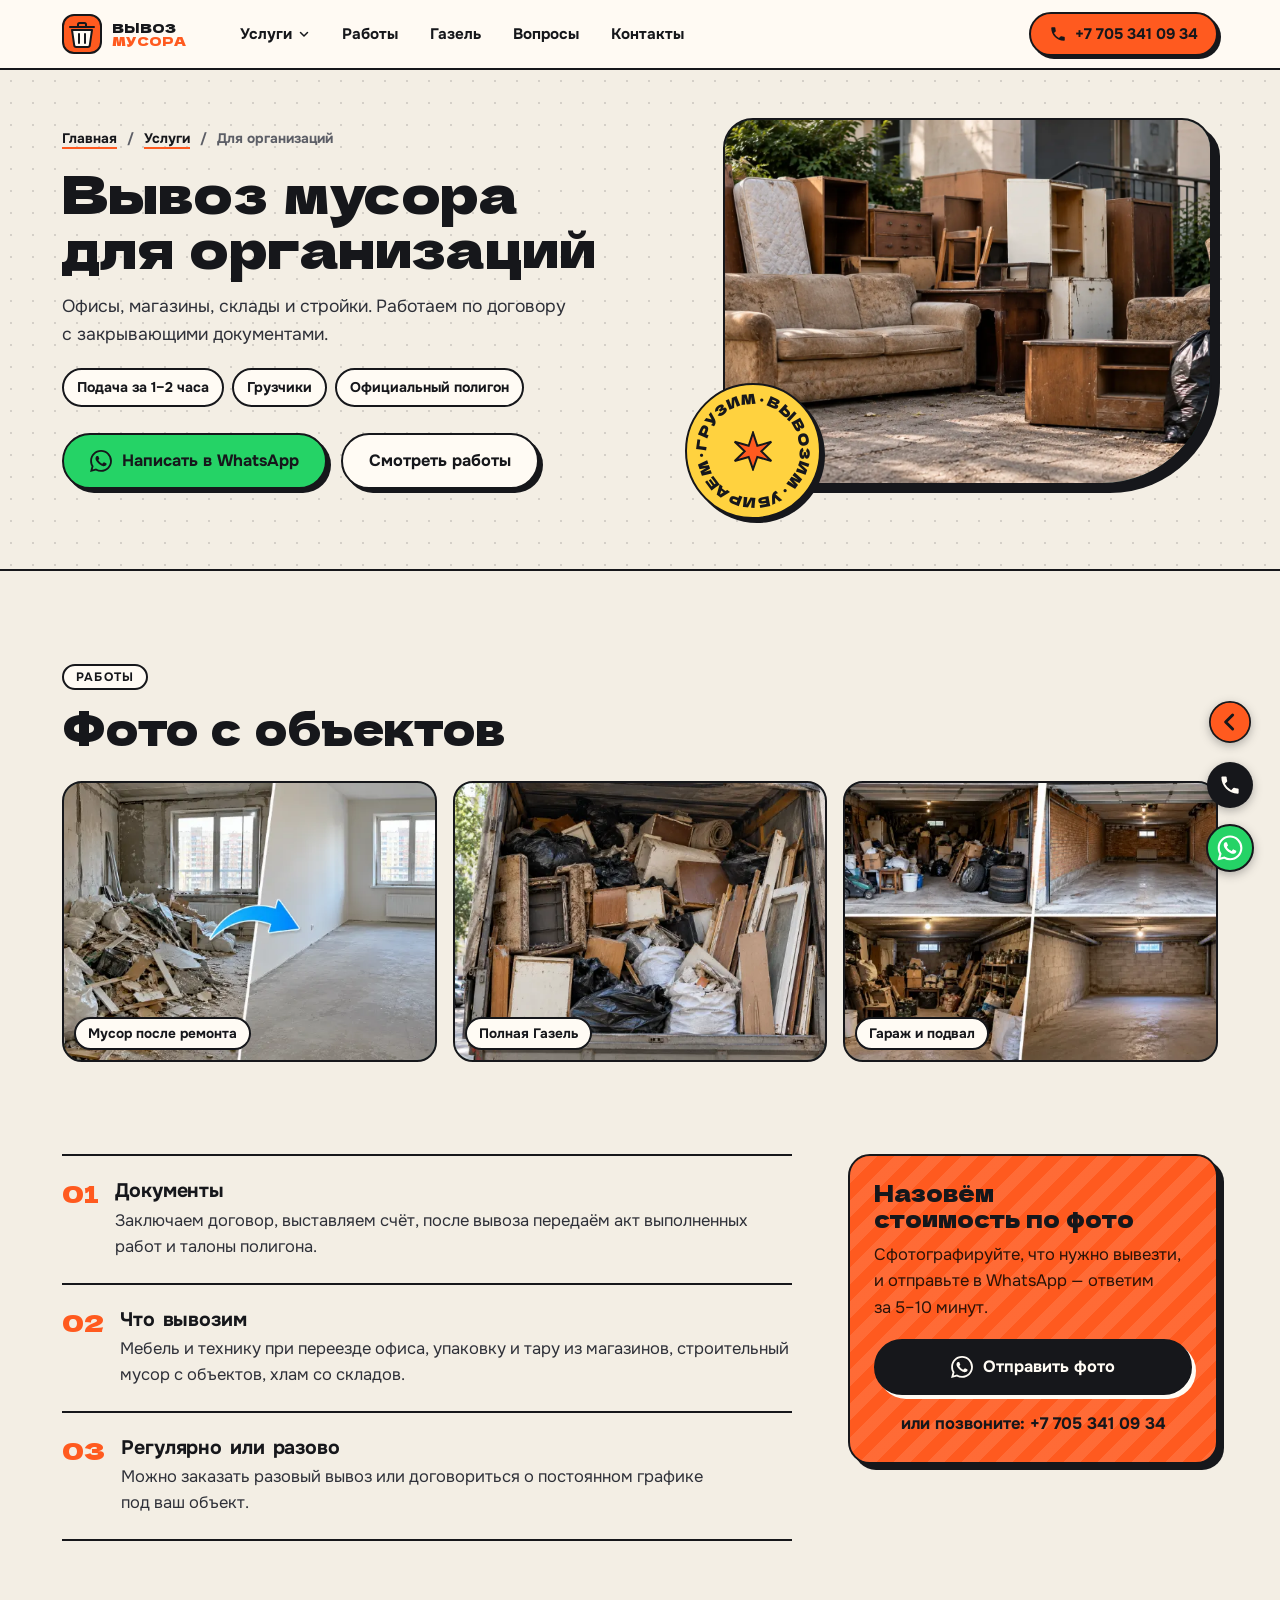
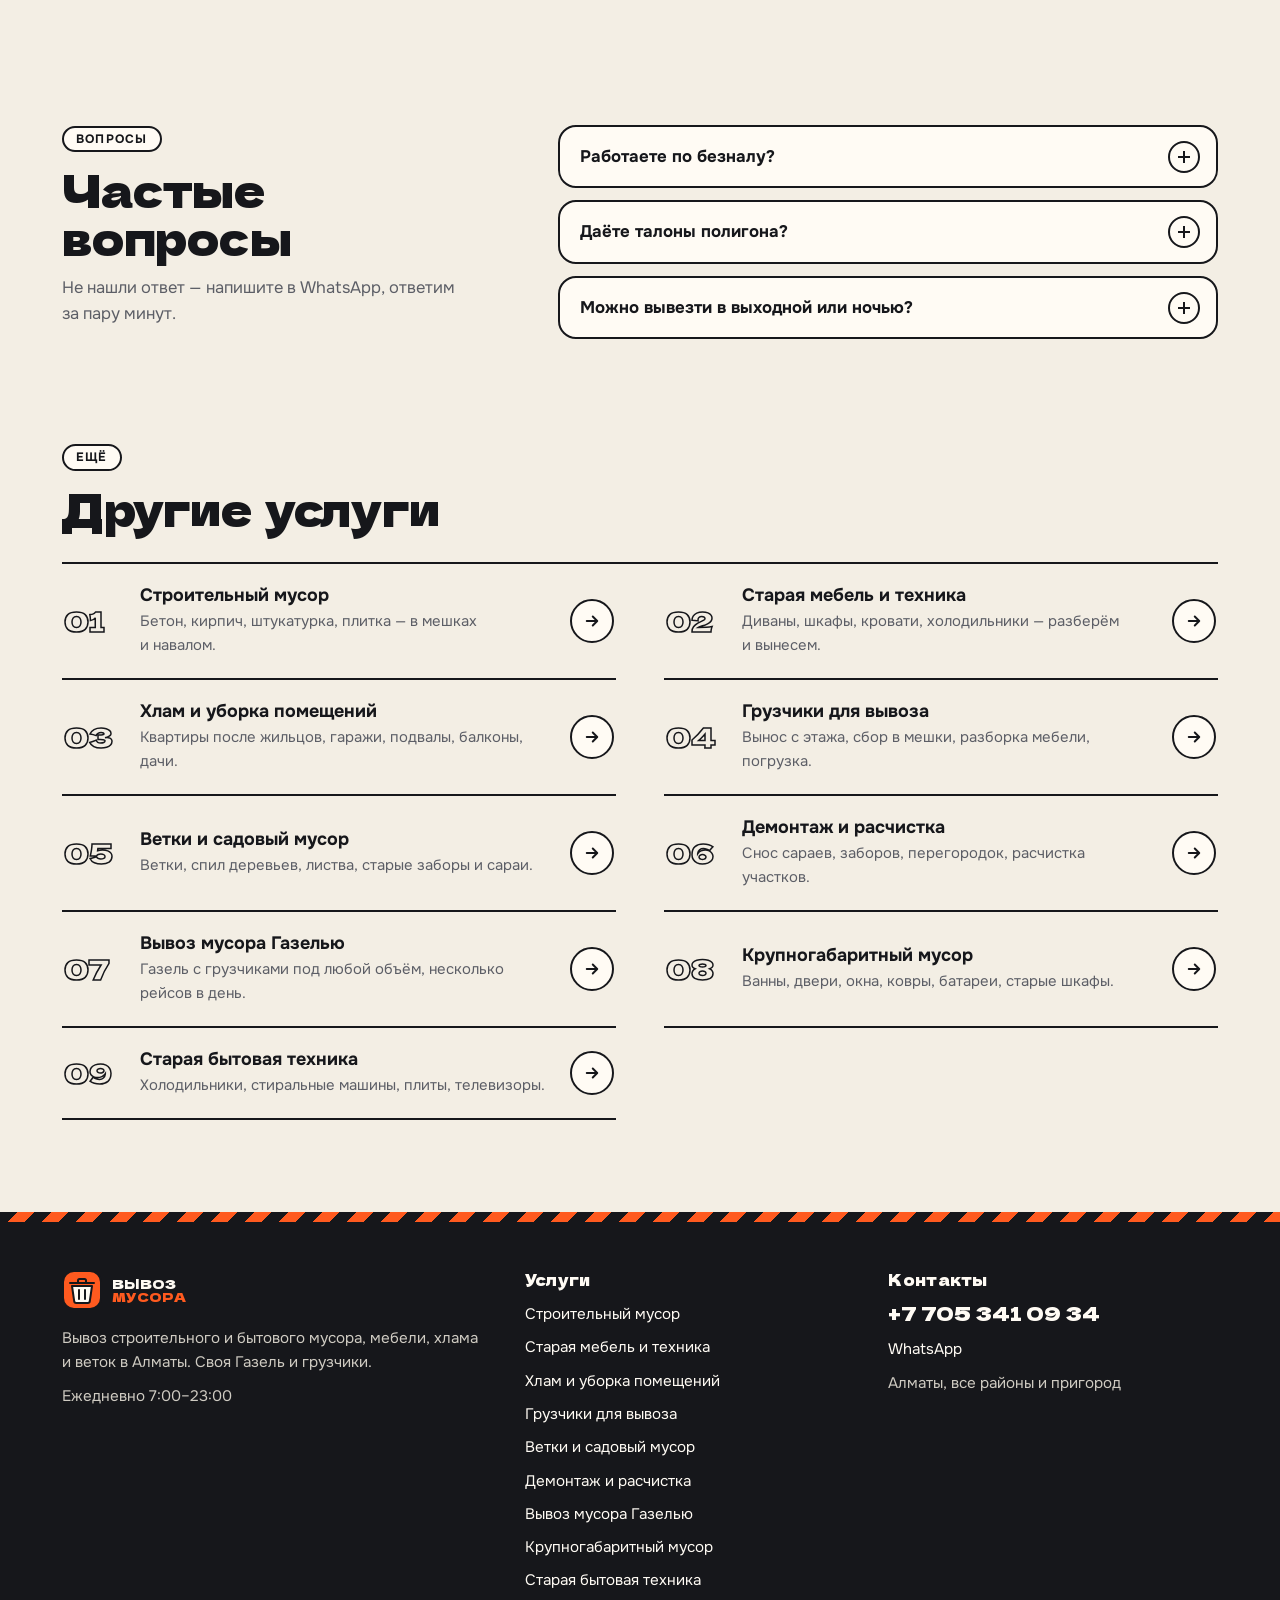
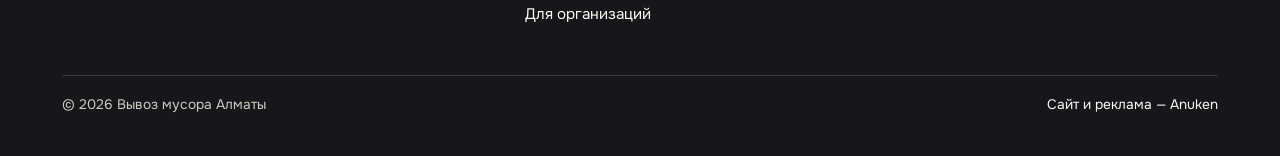
<file: uslugi/dlya-organizaciy.html>
<!DOCTYPE html>
<html lang="ru">
<head>
<script async src="https://www.googletagmanager.com/gtag/js?id=AW-18490521260"></script>
<script>window.dataLayer=window.dataLayer||[];function gtag(){dataLayer.push(arguments);}gtag('js',new Date());gtag('config','AW-18490521260');</script>
<meta charset="utf-8">
<meta name="viewport" content="width=device-width, initial-scale=1, viewport-fit=cover">
<title>Вывоз мусора для организаций в Алматы — договор, акт, талоны</title>
<meta name="description" content="Вывоз мусора для организаций в Алматы: офисы, магазины, склады, стройки. Договор, счёт, акт выполненных работ и талоны полигона. Разовый и регулярный вывоз.">
<link rel="canonical" href="https://qoqys.kz/uslugi/dlya-organizaciy.html">
<meta name="theme-color" content="#FF5A1F">
<meta property="og:type" content="website">
<meta property="og:site_name" content="Вывоз мусора Алматы">
<meta property="og:locale" content="ru_RU">
<meta property="og:title" content="Вывоз мусора для организаций в Алматы — договор, акт, талоны">
<meta property="og:description" content="Вывоз мусора для организаций в Алматы: офисы, магазины, склады, стройки. Договор, счёт, акт выполненных работ и талоны полигона. Разовый и регулярный вывоз.">
<meta property="og:url" content="https://qoqys.kz/uslugi/dlya-organizaciy.html">
<meta property="og:image" content="https://qoqys.kz/images/og-banner.jpg">
<meta property="og:image:secure_url" content="https://qoqys.kz/images/og-banner.jpg">
<meta property="og:image:type" content="image/jpeg">
<meta property="og:image:width" content="1200">
<meta property="og:image:height" content="630">
<meta name="twitter:card" content="summary_large_image">
<meta name="twitter:image" content="https://qoqys.kz/images/og-banner.jpg">
<link rel="icon" type="image/png" href="../images/favicon.png">
<link rel="apple-touch-icon" href="../images/favicon.png">
<link rel="preload" as="font" type="font/woff2" href="../assets/fonts/dela-gothic-one-cyrillic-400-normal.woff2" crossorigin>
<link rel="preload" as="font" type="font/woff2" href="../assets/fonts/onest-cyrillic-400-normal.woff2" crossorigin>
<link rel="preload" as="image" href="../images/hero-2.webp" type="image/webp" fetchpriority="high">
<link rel="stylesheet" href="../assets/style.css">
<script>function imgFb(i){var p=i.parentNode,s=p&&p.tagName==='PICTURE'?p.querySelector('source'):null;if(s){p.removeChild(s);i.src=i.getAttribute('src');}else{i.onerror=null;i.classList.add('miss');}}</script>
<script type="application/ld+json">{"@context":"https://schema.org","@graph":[{"@type":"Service","@id":"https://qoqys.kz/uslugi/dlya-organizaciy.html#service","name":"Вывоз мусора для организаций","serviceType":"Для организаций","description":"Вывоз мусора для организаций в Алматы: офисы, магазины, склады, стройки. Договор, счёт, акт выполненных работ и талоны полигона. Разовый и регулярный вывоз.","url":"https://qoqys.kz/uslugi/dlya-organizaciy.html","provider":{"@id":"https://qoqys.kz/#org"},"areaServed":{"@type":"City","name":"Алматы"}},{"@type":"BreadcrumbList","itemListElement":[{"@type":"ListItem","position":1,"name":"Главная","item":"https://qoqys.kz/"},{"@type":"ListItem","position":2,"name":"Услуги","item":"https://qoqys.kz/#services"},{"@type":"ListItem","position":3,"name":"Для организаций","item":"https://qoqys.kz/uslugi/dlya-organizaciy.html"}]},{"@type":"FAQPage","mainEntity":[{"@type":"Question","name":"Работаете по безналу?","acceptedAnswer":{"@type":"Answer","text":"Да, по договору со счётом и актом."}},{"@type":"Question","name":"Даёте талоны полигона?","acceptedAnswer":{"@type":"Answer","text":"Да, талоны передаём вместе с актом."}},{"@type":"Question","name":"Можно вывезти в выходной или ночью?","acceptedAnswer":{"@type":"Answer","text":"Да, по договорённости, чтобы не мешать работе офиса или магазина."}}]}]}</script>
</head>
<body>
<header class="hd"><div class="wrap hd-in">
<a class="logo" href="../" aria-label="Вывоз мусора Алматы — на главную"><svg viewBox="0 0 40 40" aria-hidden="true"><rect x="1" y="1" width="38" height="38" rx="11" fill="#FF5A1F" stroke="#16171B" stroke-width="2"/><path d="M10 16h20l-2.2 15.2a2 2 0 0 1-2 1.8H14.2a2 2 0 0 1-2-1.8z" fill="#FFFBF4" stroke="#16171B" stroke-width="2" stroke-linejoin="round"/><path d="M8 13h24M16 13v-2.5a1.5 1.5 0 0 1 1.5-1.5h5a1.5 1.5 0 0 1 1.5 1.5V13" fill="none" stroke="#16171B" stroke-width="2" stroke-linecap="round"/><path d="M17 20v9M23 20v9" stroke="#16171B" stroke-width="2" stroke-linecap="round"/></svg><span>ВЫВОЗ<b>МУСОРА</b></span></a>
<nav class="nav" aria-label="Меню">
<div class="dd"><button class="dd-btn" type="button" aria-expanded="false" aria-haspopup="true">Услуги<svg viewBox="0 0 24 24" aria-hidden="true"><path fill="none" stroke="currentColor" stroke-width="3" stroke-linecap="round" stroke-linejoin="round" d="M5 9l7 7 7-7"/></svg></button><div class="dd-list"><a href="../uslugi/stroitelnyj-musor.html">Строительный мусор</a><a href="../uslugi/vyvoz-mebeli.html">Старая мебель и техника</a><a href="../uslugi/vyvoz-hlama.html">Хлам и уборка помещений</a><a href="../uslugi/gruzchiki.html">Грузчики для вывоза</a><a href="../uslugi/sadovyj-musor.html">Ветки и садовый мусор</a><a href="../uslugi/demontazh.html">Демонтаж и расчистка</a><a href="../uslugi/vyvoz-musora-gazelyu.html">Вывоз мусора Газелью</a><a href="../uslugi/krupnogabaritnyj-musor.html">Крупногабаритный мусор</a><a href="../uslugi/vyvoz-tehniki.html">Старая бытовая техника</a><a href="../uslugi/dlya-organizaciy.html">Для организаций</a></div></div>
<a href="../#works">Работы</a><a href="../#fleet">Газель</a><a href="../#faq">Вопросы</a><a href="#contacts">Контакты</a>
</nav>
<div class="hd-act">
<a class="hd-tel" href="tel:+77053410934" data-conv="call" aria-label="Позвонить +7 705 341 09 34"><svg viewBox="0 0 24 24" aria-hidden="true"><path fill="currentColor" d="M6.62 10.79a15.1 15.1 0 0 0 6.59 6.59l2.2-2.2a1 1 0 0 1 1.02-.24c1.12.37 2.33.57 3.57.57a1 1 0 0 1 1 1V20a1 1 0 0 1-1 1C10.61 21 3 13.39 3 4a1 1 0 0 1 1-1h3.5a1 1 0 0 1 1 1c0 1.25.2 2.45.57 3.57a1 1 0 0 1-.25 1.02l-2.2 2.2z"/></svg><span class="num">+7 705 341 09 34</span></a>
<button class="burger" type="button" data-menu-open aria-label="Меню" aria-controls="menu"><i></i></button>
</div></div></header>
<main>
<section class="hero dots hero-svc"><div class="wrap hero-in">
<div class="hero-txt"><ol class="crumbs"><li><a href="../">Главная</a></li><li><a href="../#services">Услуги</a></li><li aria-current="page">Для организаций</li></ol>
<h1>Вывоз мусора для организаций</h1>
<p class="lead">Офисы, магазины, склады и стройки. Работаем по договору с закрывающими документами.</p>
<ul class="chips"><li>Подача за <span class="nw">1–2 часа</span></li><li>Грузчики</li><li>Официальный полигон</li></ul>
<div class="cta"><a class="btn btn-wa" href="https://wa.me/77053410934?text=%D0%97%D0%B4%D1%80%D0%B0%D0%B2%D1%81%D1%82%D0%B2%D1%83%D0%B9%D1%82%D0%B5%21%20%D0%9D%D1%83%D0%B6%D0%BD%D0%BE%3A%20%D0%B4%D0%BB%D1%8F%20%D0%BE%D1%80%D0%B3%D0%B0%D0%BD%D0%B8%D0%B7%D0%B0%D1%86%D0%B8%D0%B9.%20%D0%90%D0%BB%D0%BC%D0%B0%D1%82%D1%8B.%20%D0%9E%D1%82%D0%BF%D1%80%D0%B0%D0%B2%D0%BB%D1%8F%D1%8E%20%D1%84%D0%BE%D1%82%D0%BE." data-conv="whatsapp" target="_blank" rel="noopener"><svg viewBox="0 0 24 24" aria-hidden="true"><path fill="currentColor" d="M17.47 14.38c-.3-.15-1.76-.87-2.03-.97-.27-.1-.47-.15-.67.15-.2.3-.77.97-.94 1.16-.17.2-.35.22-.64.07-.3-.15-1.26-.46-2.39-1.47-.88-.79-1.48-1.76-1.65-2.06-.17-.3-.02-.46.13-.6.13-.14.3-.35.45-.52.15-.18.2-.3.3-.5.1-.2.05-.37-.03-.52-.07-.15-.67-1.61-.92-2.2-.24-.58-.49-.5-.67-.51h-.57c-.2 0-.52.07-.79.37-.27.3-1.04 1.02-1.04 2.48 0 1.46 1.07 2.88 1.21 3.07.15.2 2.1 3.2 5.08 4.49.71.3 1.26.49 1.7.62.71.23 1.36.2 1.87.12.57-.09 1.76-.72 2-1.41.25-.7.25-1.29.18-1.41-.08-.13-.28-.2-.57-.35zM12.05 21.8h-.01a9.87 9.87 0 0 1-5.03-1.38l-.36-.21-3.74.98 1-3.65-.24-.37a9.86 9.86 0 0 1-1.51-5.26c0-5.45 4.44-9.88 9.89-9.88 2.64 0 5.12 1.03 6.99 2.9a9.83 9.83 0 0 1 2.89 6.99c0 5.45-4.44 9.88-9.88 9.88zm8.41-18.3A11.82 11.82 0 0 0 12.05 0C5.5 0 .16 5.34.16 11.89c0 2.1.55 4.14 1.59 5.95L.06 24l6.3-1.65a11.88 11.88 0 0 0 5.68 1.45h.01c6.55 0 11.89-5.34 11.89-11.89 0-3.18-1.24-6.16-3.48-8.41z"/></svg>Написать в WhatsApp</a><a class="btn btn-line" href="#works">Смотреть работы</a></div>
</div>
<div class="hero-pic"><div class="frame"><picture><source type="image/webp" srcset="../images/hero-2.webp"><img src="../images/hero-2.jpg" width="1600" height="900" alt="" fetchpriority="high" decoding="async" onload="this.classList.add('ok')" onerror="imgFb(this)"></picture></div><div class="sticker" aria-hidden="true"><svg class="ring" viewBox="0 0 100 100"><defs><path id="rp" d="M50 50m-39 0a39 39 0 1 1 78 0a39 39 0 1 1-78 0"/></defs><text><textPath href="#rp" textLength="244">ГРУЗИМ · ВЫВОЗИМ · УБИРАЕМ · </textPath></text></svg><svg class="core" viewBox="0 0 24 24"><path fill="#FF5A1F" stroke="#16171B" stroke-width="1.2" d="M12 1l2.6 7.9L23 6.5l-6 5.7L23 18l-8.4-2.4L12 23l-2.6-7.4L1 18l6-5.8L1 6.5l8.4 2.4z"/></svg></div></div>
</div></section>
<section class="sec" id="works"><div class="wrap">
<div class="sh"><div><span class="kick">Работы</span><h2>Фото с объектов</h2></div></div>
<div class="strip"><figure class="ph"><picture><source type="image/webp" srcset="../images/portfolio/01-stroitelnyj-musor.webp"><img src="../images/portfolio/01-stroitelnyj-musor.jpg" width="640" height="400" alt="Мусор после ремонта" loading="lazy" decoding="async" onload="this.classList.add('ok')" onerror="imgFb(this)"></picture><figcaption>Мусор после ремонта</figcaption></figure><figure class="ph"><picture><source type="image/webp" srcset="../images/portfolio/06-gazel.webp"><img src="../images/portfolio/06-gazel.jpg" width="640" height="400" alt="Полная Газель" loading="lazy" decoding="async" onload="this.classList.add('ok')" onerror="imgFb(this)"></picture><figcaption>Полная Газель</figcaption></figure><figure class="ph"><picture><source type="image/webp" srcset="../images/portfolio/03-rasschistka-garazha.webp"><img src="../images/portfolio/03-rasschistka-garazha.jpg" width="640" height="400" alt="Гараж и подвал" loading="lazy" decoding="async" onload="this.classList.add('ok')" onerror="imgFb(this)"></picture><figcaption>Гараж и подвал</figcaption></figure></div></div></section>
<section class="sec" style="padding-top:0"><div class="wrap sb">
<article><div class="blk"><span class="n">01</span><h2>Документы</h2><p>Заключаем договор, выставляем счёт, после вывоза передаём акт выполненных работ и талоны полигона.</p></div><div class="blk"><span class="n">02</span><h2>Что вывозим</h2><p>Мебель и технику при переезде офиса, упаковку и тару из магазинов, строительный мусор с объектов, хлам со складов.</p></div><div class="blk"><span class="n">03</span><h2>Регулярно или разово</h2><p>Можно заказать разовый вывоз или договориться о постоянном графике под ваш объект.</p></div></article>
<aside class="order"><h3>Назовём стоимость по фото</h3><p>Сфотографируйте, что нужно вывезти, и отправьте в WhatsApp — ответим за <span class="nw">5–10 минут.</span></p>
<a class="btn btn-ink" href="https://wa.me/77053410934?text=%D0%97%D0%B4%D1%80%D0%B0%D0%B2%D1%81%D1%82%D0%B2%D1%83%D0%B9%D1%82%D0%B5%21%20%D0%9D%D1%83%D0%B6%D0%BD%D0%BE%3A%20%D0%B4%D0%BB%D1%8F%20%D0%BE%D1%80%D0%B3%D0%B0%D0%BD%D0%B8%D0%B7%D0%B0%D1%86%D0%B8%D0%B9.%20%D0%90%D0%BB%D0%BC%D0%B0%D1%82%D1%8B.%20%D0%9E%D1%82%D0%BF%D1%80%D0%B0%D0%B2%D0%BB%D1%8F%D1%8E%20%D1%84%D0%BE%D1%82%D0%BE." data-conv="whatsapp" target="_blank" rel="noopener"><svg viewBox="0 0 24 24" aria-hidden="true"><path fill="currentColor" d="M17.47 14.38c-.3-.15-1.76-.87-2.03-.97-.27-.1-.47-.15-.67.15-.2.3-.77.97-.94 1.16-.17.2-.35.22-.64.07-.3-.15-1.26-.46-2.39-1.47-.88-.79-1.48-1.76-1.65-2.06-.17-.3-.02-.46.13-.6.13-.14.3-.35.45-.52.15-.18.2-.3.3-.5.1-.2.05-.37-.03-.52-.07-.15-.67-1.61-.92-2.2-.24-.58-.49-.5-.67-.51h-.57c-.2 0-.52.07-.79.37-.27.3-1.04 1.02-1.04 2.48 0 1.46 1.07 2.88 1.21 3.07.15.2 2.1 3.2 5.08 4.49.71.3 1.26.49 1.7.62.71.23 1.36.2 1.87.12.57-.09 1.76-.72 2-1.41.25-.7.25-1.29.18-1.41-.08-.13-.28-.2-.57-.35zM12.05 21.8h-.01a9.87 9.87 0 0 1-5.03-1.38l-.36-.21-3.74.98 1-3.65-.24-.37a9.86 9.86 0 0 1-1.51-5.26c0-5.45 4.44-9.88 9.89-9.88 2.64 0 5.12 1.03 6.99 2.9a9.83 9.83 0 0 1 2.89 6.99c0 5.45-4.44 9.88-9.88 9.88zm8.41-18.3A11.82 11.82 0 0 0 12.05 0C5.5 0 .16 5.34.16 11.89c0 2.1.55 4.14 1.59 5.95L.06 24l6.3-1.65a11.88 11.88 0 0 0 5.68 1.45h.01c6.55 0 11.89-5.34 11.89-11.89 0-3.18-1.24-6.16-3.48-8.41z"/></svg>Отправить фото</a>
<a class="tel" href="tel:+77053410934" data-conv="call">или позвоните: +7 705 341 09 34</a></aside>
</div></section>
<section class="sec" id="faq"><div class="wrap faq-grid"><div><span class="kick">Вопросы</span><h2>Частые вопросы</h2><p style="margin-top:14px;color:var(--mut)">Не нашли ответ — напишите в WhatsApp, ответим за пару минут.</p></div><div class="faq"><details><summary>Работаете по безналу?</summary><div class="ans"><p>Да, по договору со счётом и актом.</p></div></details><details><summary>Даёте талоны полигона?</summary><div class="ans"><p>Да, талоны передаём вместе с актом.</p></div></details><details><summary>Можно вывезти в выходной или ночью?</summary><div class="ans"><p>Да, по договорённости, чтобы не мешать работе офиса или магазина.</p></div></details></div></div></section>
<section class="sec" style="padding-top:0"><div class="wrap"><div class="sh"><div><span class="kick">Ещё</span><h2>Другие услуги</h2></div></div><div class="slist"><a class="sl" href="../uslugi/stroitelnyj-musor.html"><span class="sl-n">01</span><span><span class="sl-t">Строительный мусор</span><span class="sl-d">Бетон, кирпич, штукатурка, плитка — в мешках и навалом.</span></span><span class="sl-go"><svg viewBox="0 0 24 24" aria-hidden="true"><path fill="none" stroke="currentColor" stroke-width="2.6" stroke-linecap="round" stroke-linejoin="round" d="M5 12h13M13 6l6 6-6 6"/></svg></span></a><a class="sl" href="../uslugi/vyvoz-mebeli.html"><span class="sl-n">02</span><span><span class="sl-t">Старая мебель и техника</span><span class="sl-d">Диваны, шкафы, кровати, холодильники — разберём и вынесем.</span></span><span class="sl-go"><svg viewBox="0 0 24 24" aria-hidden="true"><path fill="none" stroke="currentColor" stroke-width="2.6" stroke-linecap="round" stroke-linejoin="round" d="M5 12h13M13 6l6 6-6 6"/></svg></span></a><a class="sl" href="../uslugi/vyvoz-hlama.html"><span class="sl-n">03</span><span><span class="sl-t">Хлам и уборка помещений</span><span class="sl-d">Квартиры после жильцов, гаражи, подвалы, балконы, дачи.</span></span><span class="sl-go"><svg viewBox="0 0 24 24" aria-hidden="true"><path fill="none" stroke="currentColor" stroke-width="2.6" stroke-linecap="round" stroke-linejoin="round" d="M5 12h13M13 6l6 6-6 6"/></svg></span></a><a class="sl" href="../uslugi/gruzchiki.html"><span class="sl-n">04</span><span><span class="sl-t">Грузчики для вывоза</span><span class="sl-d">Вынос с этажа, сбор в мешки, разборка мебели, погрузка.</span></span><span class="sl-go"><svg viewBox="0 0 24 24" aria-hidden="true"><path fill="none" stroke="currentColor" stroke-width="2.6" stroke-linecap="round" stroke-linejoin="round" d="M5 12h13M13 6l6 6-6 6"/></svg></span></a><a class="sl" href="../uslugi/sadovyj-musor.html"><span class="sl-n">05</span><span><span class="sl-t">Ветки и садовый мусор</span><span class="sl-d">Ветки, спил деревьев, листва, старые заборы и сараи.</span></span><span class="sl-go"><svg viewBox="0 0 24 24" aria-hidden="true"><path fill="none" stroke="currentColor" stroke-width="2.6" stroke-linecap="round" stroke-linejoin="round" d="M5 12h13M13 6l6 6-6 6"/></svg></span></a><a class="sl" href="../uslugi/demontazh.html"><span class="sl-n">06</span><span><span class="sl-t">Демонтаж и расчистка</span><span class="sl-d">Снос сараев, заборов, перегородок, расчистка участков.</span></span><span class="sl-go"><svg viewBox="0 0 24 24" aria-hidden="true"><path fill="none" stroke="currentColor" stroke-width="2.6" stroke-linecap="round" stroke-linejoin="round" d="M5 12h13M13 6l6 6-6 6"/></svg></span></a><a class="sl" href="../uslugi/vyvoz-musora-gazelyu.html"><span class="sl-n">07</span><span><span class="sl-t">Вывоз мусора Газелью</span><span class="sl-d">Газель с грузчиками под любой объём, несколько рейсов в день.</span></span><span class="sl-go"><svg viewBox="0 0 24 24" aria-hidden="true"><path fill="none" stroke="currentColor" stroke-width="2.6" stroke-linecap="round" stroke-linejoin="round" d="M5 12h13M13 6l6 6-6 6"/></svg></span></a><a class="sl" href="../uslugi/krupnogabaritnyj-musor.html"><span class="sl-n">08</span><span><span class="sl-t">Крупногабаритный мусор</span><span class="sl-d">Ванны, двери, окна, ковры, батареи, старые шкафы.</span></span><span class="sl-go"><svg viewBox="0 0 24 24" aria-hidden="true"><path fill="none" stroke="currentColor" stroke-width="2.6" stroke-linecap="round" stroke-linejoin="round" d="M5 12h13M13 6l6 6-6 6"/></svg></span></a><a class="sl" href="../uslugi/vyvoz-tehniki.html"><span class="sl-n">09</span><span><span class="sl-t">Старая бытовая техника</span><span class="sl-d">Холодильники, стиральные машины, плиты, телевизоры.</span></span><span class="sl-go"><svg viewBox="0 0 24 24" aria-hidden="true"><path fill="none" stroke="currentColor" stroke-width="2.6" stroke-linecap="round" stroke-linejoin="round" d="M5 12h13M13 6l6 6-6 6"/></svg></span></a></div></div></section>
</main>
<footer class="ft" id="contacts"><div class="wrap">
<div class="ft-grid">
<div><a class="logo" href="../" aria-label="Вывоз мусора Алматы — на главную"><svg viewBox="0 0 40 40" aria-hidden="true"><rect x="1" y="1" width="38" height="38" rx="11" fill="#FF5A1F" stroke="#16171B" stroke-width="2"/><path d="M10 16h20l-2.2 15.2a2 2 0 0 1-2 1.8H14.2a2 2 0 0 1-2-1.8z" fill="#FFFBF4" stroke="#16171B" stroke-width="2" stroke-linejoin="round"/><path d="M8 13h24M16 13v-2.5a1.5 1.5 0 0 1 1.5-1.5h5a1.5 1.5 0 0 1 1.5 1.5V13" fill="none" stroke="#16171B" stroke-width="2" stroke-linecap="round"/><path d="M17 20v9M23 20v9" stroke="#16171B" stroke-width="2" stroke-linecap="round"/></svg><span>ВЫВОЗ<b>МУСОРА</b></span></a><p>Вывоз строительного и бытового мусора, мебели, хлама и веток в Алматы. Своя Газель и грузчики.</p><p style="margin-top:10px">Ежедневно 7:00–23:00</p></div>
<div><h3>Услуги</h3><ul><li><a href="../uslugi/stroitelnyj-musor.html">Строительный мусор</a></li><li><a href="../uslugi/vyvoz-mebeli.html">Старая мебель и техника</a></li><li><a href="../uslugi/vyvoz-hlama.html">Хлам и уборка помещений</a></li><li><a href="../uslugi/gruzchiki.html">Грузчики для вывоза</a></li><li><a href="../uslugi/sadovyj-musor.html">Ветки и садовый мусор</a></li><li><a href="../uslugi/demontazh.html">Демонтаж и расчистка</a></li><li><a href="../uslugi/vyvoz-musora-gazelyu.html">Вывоз мусора Газелью</a></li><li><a href="../uslugi/krupnogabaritnyj-musor.html">Крупногабаритный мусор</a></li><li><a href="../uslugi/vyvoz-tehniki.html">Старая бытовая техника</a></li><li><a href="../uslugi/dlya-organizaciy.html">Для организаций</a></li></ul></div>
<div><h3>Контакты</h3><ul>
<li><a class="big" href="tel:+77053410934" data-conv="call">+7 705 341 09 34</a></li>
<li><a href="https://wa.me/77053410934?text=%D0%97%D0%B4%D1%80%D0%B0%D0%B2%D1%81%D1%82%D0%B2%D1%83%D0%B9%D1%82%D0%B5%21%20%D0%9D%D1%83%D0%B6%D0%B5%D0%BD%20%D0%B2%D1%8B%D0%B2%D0%BE%D0%B7%20%D0%BC%D1%83%D1%81%D0%BE%D1%80%D0%B0%20%D0%B2%20%D0%90%D0%BB%D0%BC%D0%B0%D1%82%D1%8B.%20%D0%9E%D1%82%D0%BF%D1%80%D0%B0%D0%B2%D0%BB%D1%8F%D1%8E%20%D1%84%D0%BE%D1%82%D0%BE." data-conv="whatsapp" target="_blank" rel="noopener">WhatsApp</a></li>
<li>Алматы, все районы и пригород</li>
</ul></div>
</div>
<div class="ft-bot"><span>© 2026 Вывоз мусора Алматы</span><a href="https://wa.me/77074534518" target="_blank" rel="noopener">Сайт и реклама — Anuken</a></div>
</div></footer>
<div class="menu" id="menu" aria-hidden="true"><div class="menu-p" role="dialog" aria-modal="true" aria-label="Меню">
<div class="menu-h"><a class="logo" href="../" aria-label="Вывоз мусора Алматы — на главную"><svg viewBox="0 0 40 40" aria-hidden="true"><rect x="1" y="1" width="38" height="38" rx="11" fill="#FF5A1F" stroke="#16171B" stroke-width="2"/><path d="M10 16h20l-2.2 15.2a2 2 0 0 1-2 1.8H14.2a2 2 0 0 1-2-1.8z" fill="#FFFBF4" stroke="#16171B" stroke-width="2" stroke-linejoin="round"/><path d="M8 13h24M16 13v-2.5a1.5 1.5 0 0 1 1.5-1.5h5a1.5 1.5 0 0 1 1.5 1.5V13" fill="none" stroke="#16171B" stroke-width="2" stroke-linecap="round"/><path d="M17 20v9M23 20v9" stroke="#16171B" stroke-width="2" stroke-linecap="round"/></svg><span>ВЫВОЗ<b>МУСОРА</b></span></a><button class="menu-x" type="button" data-menu-close>✕ ЗАКРЫТЬ</button></div>
<p class="menu-t">Разделы</p><div class="tiles"><a href="../">Главная</a><a href="../#services">Услуги</a><a href="../#fleet">Газель</a><a href="../#faq">Вопросы</a></div>
<p class="menu-t">Услуги</p><ul class="mlist"><li><a href="../uslugi/stroitelnyj-musor.html">Строительный мусор</a></li><li><a href="../uslugi/vyvoz-mebeli.html">Старая мебель и техника</a></li><li><a href="../uslugi/vyvoz-hlama.html">Хлам и уборка помещений</a></li><li><a href="../uslugi/gruzchiki.html">Грузчики для вывоза</a></li><li><a href="../uslugi/sadovyj-musor.html">Ветки и садовый мусор</a></li><li><a href="../uslugi/demontazh.html">Демонтаж и расчистка</a></li><li><a href="../uslugi/vyvoz-musora-gazelyu.html">Вывоз мусора Газелью</a></li><li><a href="../uslugi/krupnogabaritnyj-musor.html">Крупногабаритный мусор</a></li><li><a href="../uslugi/vyvoz-tehniki.html">Старая бытовая техника</a></li><li><a href="../uslugi/dlya-organizaciy.html" aria-current="page">Для организаций</a></li></ul>
<p class="menu-t">Телефон</p><div class="mcont"><a href="tel:+77053410934" data-conv="call">+7 705 341 09 34</a><p>Ежедневно 7:00–23:00 · Алматы и пригород</p></div>
</div></div>
<nav class="bar" aria-label="Разделы"><a href="../">Главная</a><a href="#works">Фото</a><a href="#faq">Вопросы</a><a href="../#services">Услуги</a></nav>
<div class="float">
<button class="f-small" type="button" data-back="../" aria-label="Назад" title="Назад"><svg viewBox="0 0 48 48" aria-hidden="true"><circle cx="24" cy="24" r="23" fill="#FF5A1F" stroke="#16171B" stroke-width="2"/><path fill="none" stroke="#16171B" stroke-width="3.4" stroke-linecap="round" stroke-linejoin="round" d="M27 16l-8 8 8 8"/></svg></button><button class="f-up f-small" type="button" data-up aria-label="Наверх" title="Наверх"><svg viewBox="0 0 48 48" aria-hidden="true"><circle cx="24" cy="24" r="23" fill="#FF5A1F" stroke="#16171B" stroke-width="2"/><path fill="none" stroke="#16171B" stroke-width="3.4" stroke-linecap="round" stroke-linejoin="round" d="M16 27l8-8 8 8"/></svg></button>
<a href="tel:+77053410934" data-conv="call" aria-label="Позвонить" title="Позвонить"><svg viewBox="0 0 48 48" aria-hidden="true"><circle cx="24" cy="24" r="23" fill="#16171B"/><g transform="translate(12.5 12.5) scale(.96)"><path fill="#FFFBF4" d="M6.62 10.79a15.1 15.1 0 0 0 6.59 6.59l2.2-2.2a1 1 0 0 1 1.02-.24c1.12.37 2.33.57 3.57.57a1 1 0 0 1 1 1V20a1 1 0 0 1-1 1C10.61 21 3 13.39 3 4a1 1 0 0 1 1-1h3.5a1 1 0 0 1 1 1c0 1.25.2 2.45.57 3.57a1 1 0 0 1-.25 1.02l-2.2 2.2z"/></g></svg></a>
<a href="https://wa.me/77053410934?text=%D0%97%D0%B4%D1%80%D0%B0%D0%B2%D1%81%D1%82%D0%B2%D1%83%D0%B9%D1%82%D0%B5%21%20%D0%9D%D1%83%D0%B6%D0%BD%D0%BE%3A%20%D0%B4%D0%BB%D1%8F%20%D0%BE%D1%80%D0%B3%D0%B0%D0%BD%D0%B8%D0%B7%D0%B0%D1%86%D0%B8%D0%B9.%20%D0%90%D0%BB%D0%BC%D0%B0%D1%82%D1%8B.%20%D0%9E%D1%82%D0%BF%D1%80%D0%B0%D0%B2%D0%BB%D1%8F%D1%8E%20%D1%84%D0%BE%D1%82%D0%BE." data-conv="whatsapp" target="_blank" rel="noopener" aria-label="WhatsApp" title="WhatsApp"><svg viewBox="0 0 48 48" aria-hidden="true"><circle cx="24" cy="24" r="23" fill="#25D366" stroke="#16171B" stroke-width="2"/><g transform="translate(11.5 11.5) scale(1.04)"><path fill="#fff" d="M17.47 14.38c-.3-.15-1.76-.87-2.03-.97-.27-.1-.47-.15-.67.15-.2.3-.77.97-.94 1.16-.17.2-.35.22-.64.07-.3-.15-1.26-.46-2.39-1.47-.88-.79-1.48-1.76-1.65-2.06-.17-.3-.02-.46.13-.6.13-.14.3-.35.45-.52.15-.18.2-.3.3-.5.1-.2.05-.37-.03-.52-.07-.15-.67-1.61-.92-2.2-.24-.58-.49-.5-.67-.51h-.57c-.2 0-.52.07-.79.37-.27.3-1.04 1.02-1.04 2.48 0 1.46 1.07 2.88 1.21 3.07.15.2 2.1 3.2 5.08 4.49.71.3 1.26.49 1.7.62.71.23 1.36.2 1.87.12.57-.09 1.76-.72 2-1.41.25-.7.25-1.29.18-1.41-.08-.13-.28-.2-.57-.35zM12.05 21.8h-.01a9.87 9.87 0 0 1-5.03-1.38l-.36-.21-3.74.98 1-3.65-.24-.37a9.86 9.86 0 0 1-1.51-5.26c0-5.45 4.44-9.88 9.89-9.88 2.64 0 5.12 1.03 6.99 2.9a9.83 9.83 0 0 1 2.89 6.99c0 5.45-4.44 9.88-9.88 9.88zm8.41-18.3A11.82 11.82 0 0 0 12.05 0C5.5 0 .16 5.34.16 11.89c0 2.1.55 4.14 1.59 5.95L.06 24l6.3-1.65a11.88 11.88 0 0 0 5.68 1.45h.01c6.55 0 11.89-5.34 11.89-11.89 0-3.18-1.24-6.16-3.48-8.41z"/></g></svg></a>
</div>
<script src="../assets/app.js?v=20261031" defer></script>
</body>
</html>
</file>
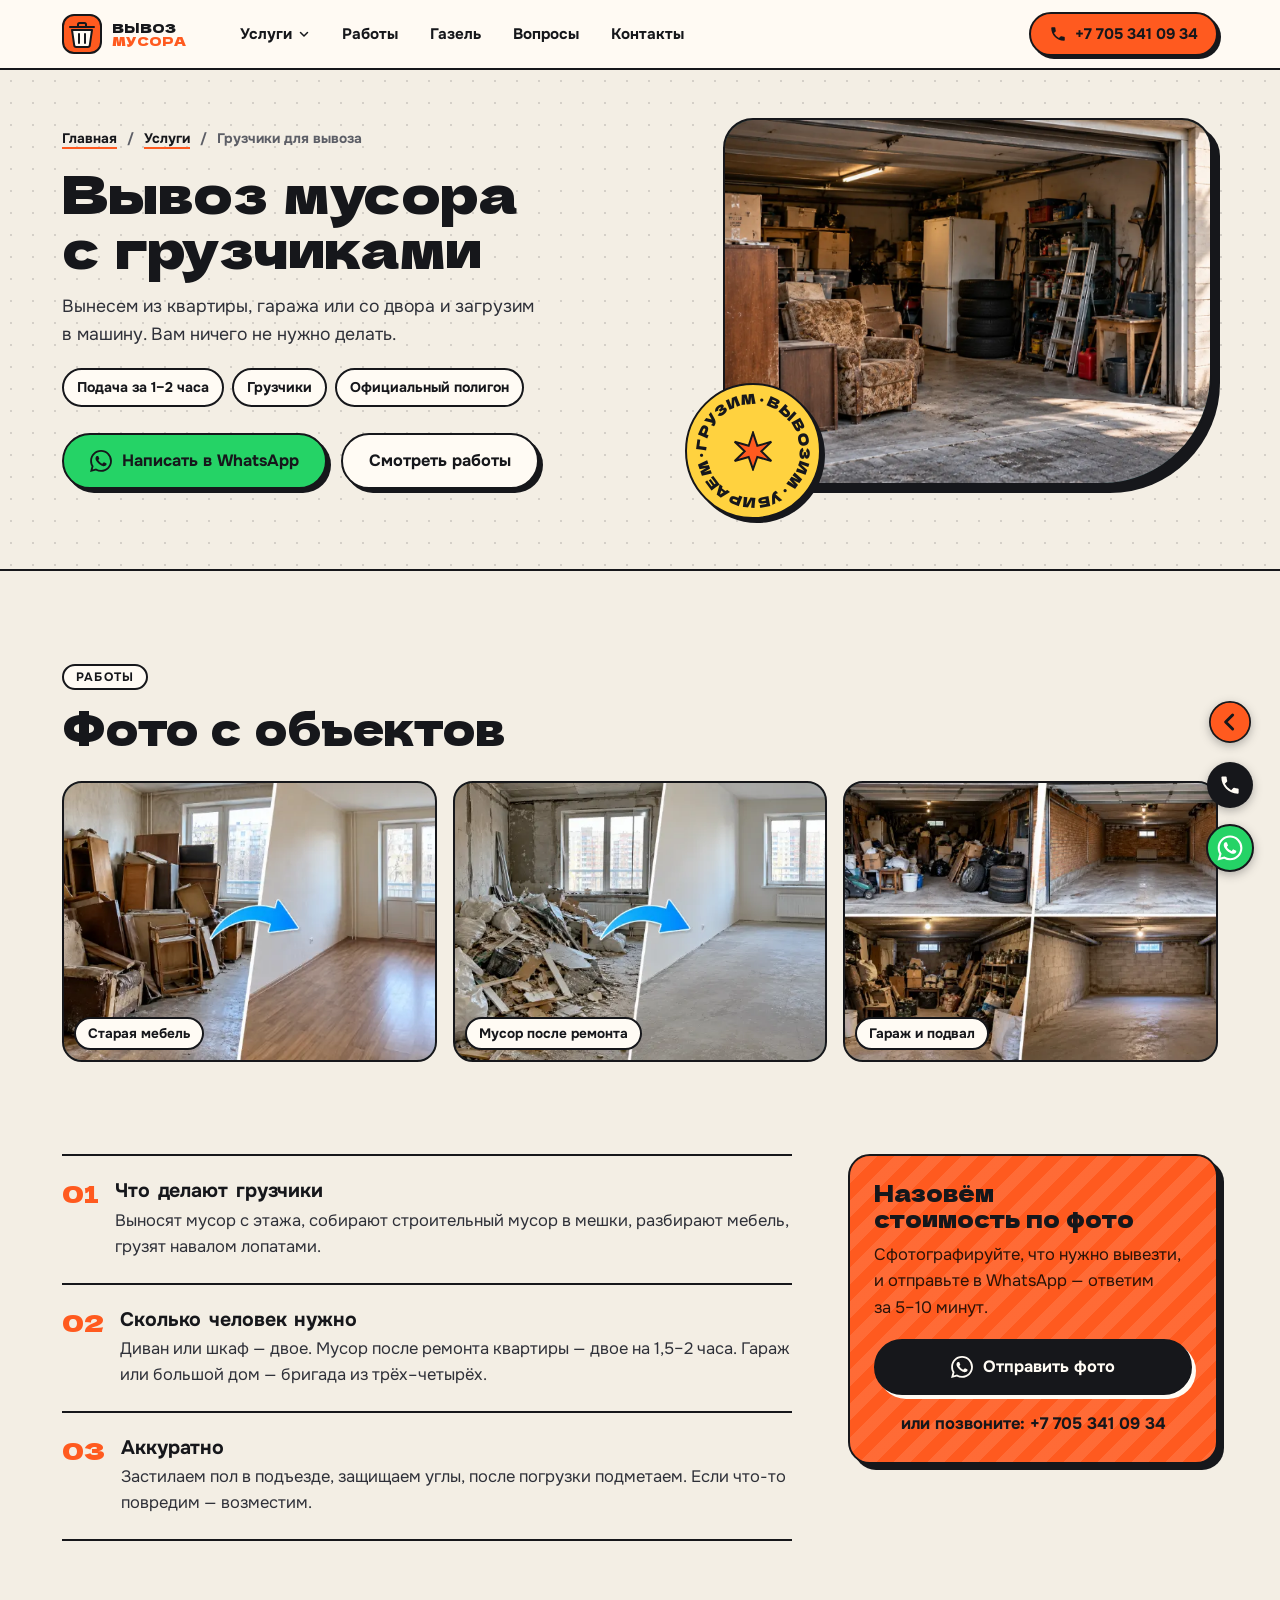
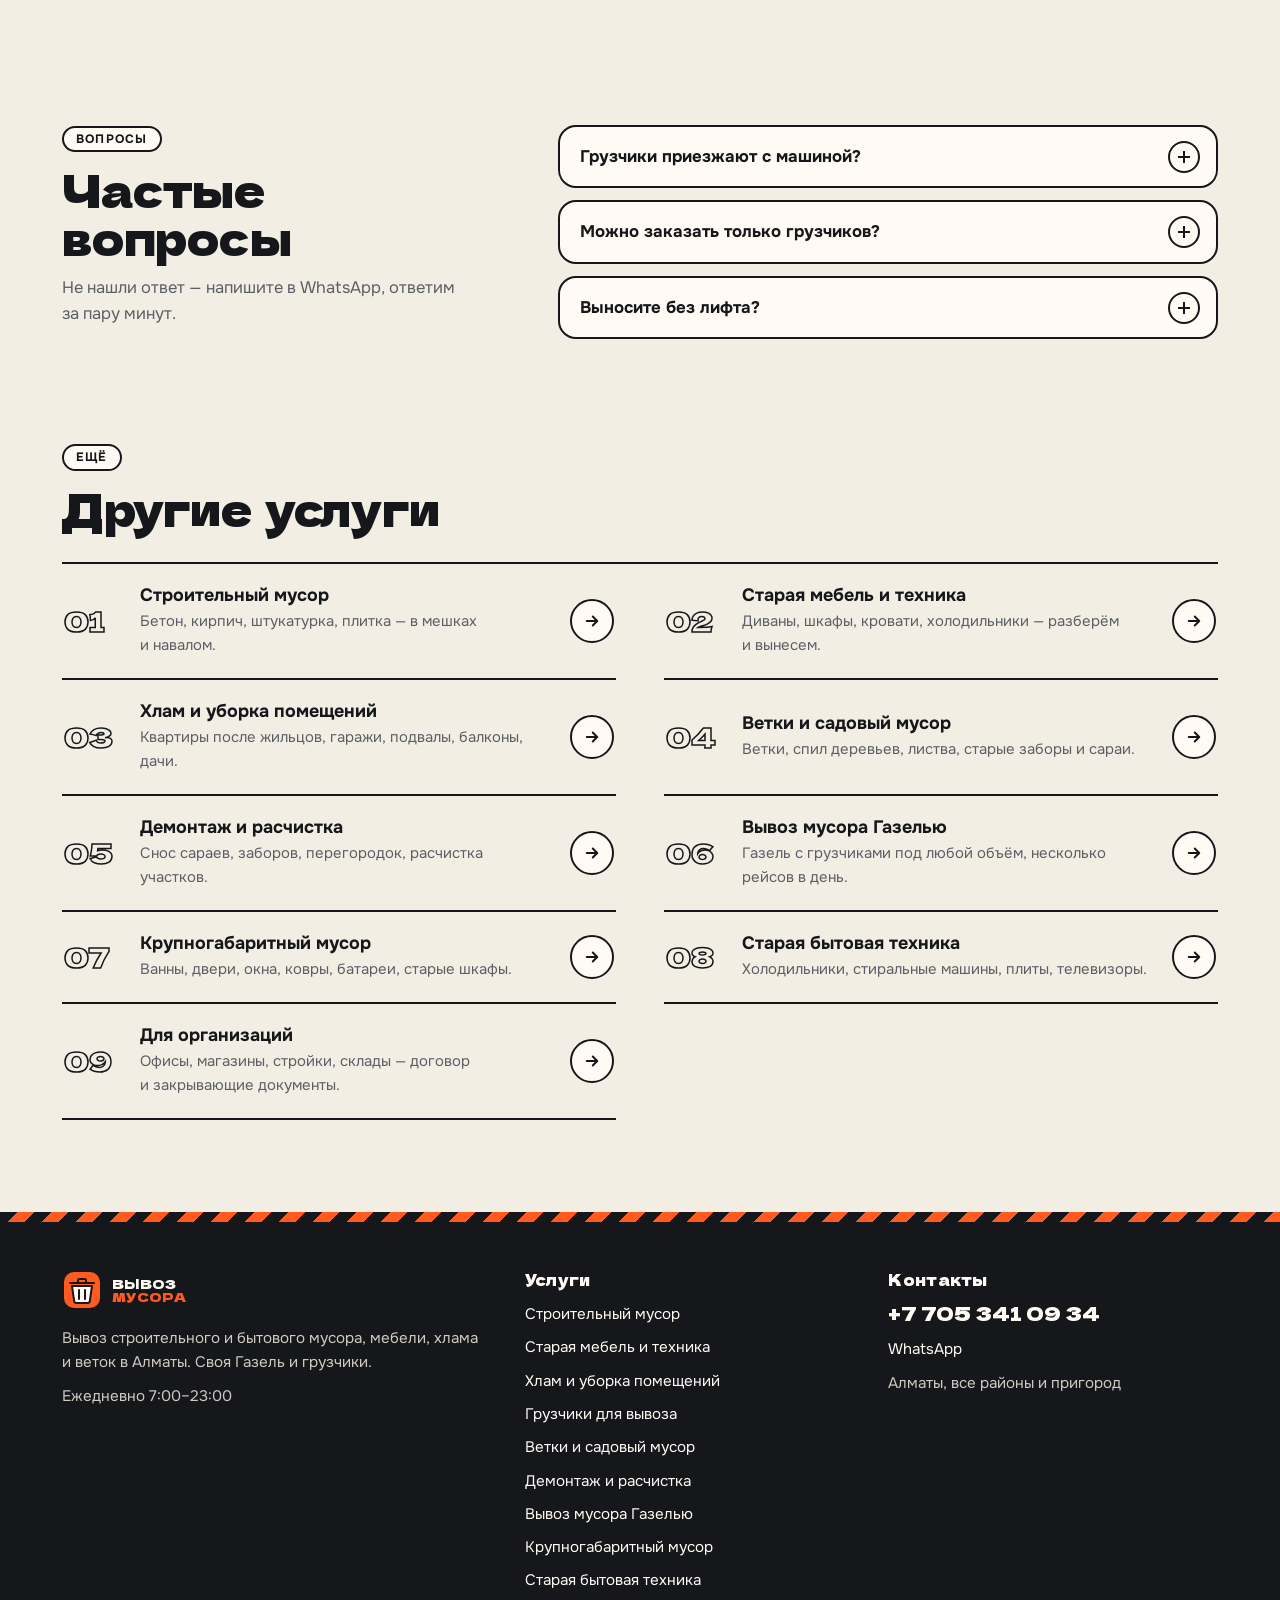
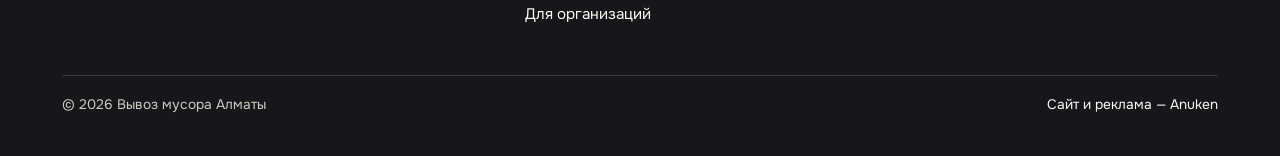
<file: uslugi/gruzchiki.html>
<!DOCTYPE html>
<html lang="ru">
<head>
<script async src="https://www.googletagmanager.com/gtag/js?id=AW-18490521260"></script>
<script>window.dataLayer=window.dataLayer||[];function gtag(){dataLayer.push(arguments);}gtag('js',new Date());gtag('config','AW-18490521260');</script>
<meta charset="utf-8">
<meta name="viewport" content="width=device-width, initial-scale=1, viewport-fit=cover">
<title>Вывоз мусора с грузчиками в Алматы — вынос с любого этажа</title>
<meta name="description" content="Грузчики для выноса и погрузки мусора в Алматы: вынос с этажа, сбор в мешки, разборка мебели. Приезжают вместе с машиной за 1–2 часа.">
<link rel="canonical" href="https://qoqys.kz/uslugi/gruzchiki.html">
<meta name="theme-color" content="#FF5A1F">
<meta property="og:type" content="website">
<meta property="og:site_name" content="Вывоз мусора Алматы">
<meta property="og:locale" content="ru_RU">
<meta property="og:title" content="Вывоз мусора с грузчиками в Алматы — вынос с любого этажа">
<meta property="og:description" content="Грузчики для выноса и погрузки мусора в Алматы: вынос с этажа, сбор в мешки, разборка мебели. Приезжают вместе с машиной за 1–2 часа.">
<meta property="og:url" content="https://qoqys.kz/uslugi/gruzchiki.html">
<meta property="og:image" content="https://qoqys.kz/images/og-banner.jpg">
<meta property="og:image:secure_url" content="https://qoqys.kz/images/og-banner.jpg">
<meta property="og:image:type" content="image/jpeg">
<meta property="og:image:width" content="1200">
<meta property="og:image:height" content="630">
<meta name="twitter:card" content="summary_large_image">
<meta name="twitter:image" content="https://qoqys.kz/images/og-banner.jpg">
<link rel="icon" type="image/png" href="../images/favicon.png">
<link rel="apple-touch-icon" href="../images/favicon.png">
<link rel="preload" as="font" type="font/woff2" href="../assets/fonts/dela-gothic-one-cyrillic-400-normal.woff2" crossorigin>
<link rel="preload" as="font" type="font/woff2" href="../assets/fonts/onest-cyrillic-400-normal.woff2" crossorigin>
<link rel="preload" as="image" href="../images/hero-3.webp" type="image/webp" fetchpriority="high">
<link rel="stylesheet" href="../assets/style.css">
<script>function imgFb(i){var p=i.parentNode,s=p&&p.tagName==='PICTURE'?p.querySelector('source'):null;if(s){p.removeChild(s);i.src=i.getAttribute('src');}else{i.onerror=null;i.classList.add('miss');}}</script>
<script type="application/ld+json">{"@context":"https://schema.org","@graph":[{"@type":"Service","@id":"https://qoqys.kz/uslugi/gruzchiki.html#service","name":"Вывоз мусора с грузчиками","serviceType":"Грузчики для вывоза","description":"Грузчики для выноса и погрузки мусора в Алматы: вынос с этажа, сбор в мешки, разборка мебели. Приезжают вместе с машиной за 1–2 часа.","url":"https://qoqys.kz/uslugi/gruzchiki.html","provider":{"@id":"https://qoqys.kz/#org"},"areaServed":{"@type":"City","name":"Алматы"}},{"@type":"BreadcrumbList","itemListElement":[{"@type":"ListItem","position":1,"name":"Главная","item":"https://qoqys.kz/"},{"@type":"ListItem","position":2,"name":"Услуги","item":"https://qoqys.kz/#services"},{"@type":"ListItem","position":3,"name":"Грузчики для вывоза","item":"https://qoqys.kz/uslugi/gruzchiki.html"}]},{"@type":"FAQPage","mainEntity":[{"@type":"Question","name":"Грузчики приезжают с машиной?","acceptedAnswer":{"@type":"Answer","text":"Да, бригада и машина приезжают вместе."}},{"@type":"Question","name":"Можно заказать только грузчиков?","acceptedAnswer":{"@type":"Answer","text":"Да, если у вас уже есть свой транспорт."}},{"@type":"Question","name":"Выносите без лифта?","acceptedAnswer":{"@type":"Answer","text":"Да, с любого этажа."}}]}]}</script>
</head>
<body>
<header class="hd"><div class="wrap hd-in">
<a class="logo" href="../" aria-label="Вывоз мусора Алматы — на главную"><svg viewBox="0 0 40 40" aria-hidden="true"><rect x="1" y="1" width="38" height="38" rx="11" fill="#FF5A1F" stroke="#16171B" stroke-width="2"/><path d="M10 16h20l-2.2 15.2a2 2 0 0 1-2 1.8H14.2a2 2 0 0 1-2-1.8z" fill="#FFFBF4" stroke="#16171B" stroke-width="2" stroke-linejoin="round"/><path d="M8 13h24M16 13v-2.5a1.5 1.5 0 0 1 1.5-1.5h5a1.5 1.5 0 0 1 1.5 1.5V13" fill="none" stroke="#16171B" stroke-width="2" stroke-linecap="round"/><path d="M17 20v9M23 20v9" stroke="#16171B" stroke-width="2" stroke-linecap="round"/></svg><span>ВЫВОЗ<b>МУСОРА</b></span></a>
<nav class="nav" aria-label="Меню">
<div class="dd"><button class="dd-btn" type="button" aria-expanded="false" aria-haspopup="true">Услуги<svg viewBox="0 0 24 24" aria-hidden="true"><path fill="none" stroke="currentColor" stroke-width="3" stroke-linecap="round" stroke-linejoin="round" d="M5 9l7 7 7-7"/></svg></button><div class="dd-list"><a href="../uslugi/stroitelnyj-musor.html">Строительный мусор</a><a href="../uslugi/vyvoz-mebeli.html">Старая мебель и техника</a><a href="../uslugi/vyvoz-hlama.html">Хлам и уборка помещений</a><a href="../uslugi/gruzchiki.html">Грузчики для вывоза</a><a href="../uslugi/sadovyj-musor.html">Ветки и садовый мусор</a><a href="../uslugi/demontazh.html">Демонтаж и расчистка</a><a href="../uslugi/vyvoz-musora-gazelyu.html">Вывоз мусора Газелью</a><a href="../uslugi/krupnogabaritnyj-musor.html">Крупногабаритный мусор</a><a href="../uslugi/vyvoz-tehniki.html">Старая бытовая техника</a><a href="../uslugi/dlya-organizaciy.html">Для организаций</a></div></div>
<a href="../#works">Работы</a><a href="../#fleet">Газель</a><a href="../#faq">Вопросы</a><a href="#contacts">Контакты</a>
</nav>
<div class="hd-act">
<a class="hd-tel" href="tel:+77053410934" data-conv="call" aria-label="Позвонить +7 705 341 09 34"><svg viewBox="0 0 24 24" aria-hidden="true"><path fill="currentColor" d="M6.62 10.79a15.1 15.1 0 0 0 6.59 6.59l2.2-2.2a1 1 0 0 1 1.02-.24c1.12.37 2.33.57 3.57.57a1 1 0 0 1 1 1V20a1 1 0 0 1-1 1C10.61 21 3 13.39 3 4a1 1 0 0 1 1-1h3.5a1 1 0 0 1 1 1c0 1.25.2 2.45.57 3.57a1 1 0 0 1-.25 1.02l-2.2 2.2z"/></svg><span class="num">+7 705 341 09 34</span></a>
<button class="burger" type="button" data-menu-open aria-label="Меню" aria-controls="menu"><i></i></button>
</div></div></header>
<main>
<section class="hero dots hero-svc"><div class="wrap hero-in">
<div class="hero-txt"><ol class="crumbs"><li><a href="../">Главная</a></li><li><a href="../#services">Услуги</a></li><li aria-current="page">Грузчики для вывоза</li></ol>
<h1>Вывоз мусора с грузчиками</h1>
<p class="lead">Вынесем из квартиры, гаража или со двора и загрузим в машину. Вам ничего не нужно делать.</p>
<ul class="chips"><li>Подача за <span class="nw">1–2 часа</span></li><li>Грузчики</li><li>Официальный полигон</li></ul>
<div class="cta"><a class="btn btn-wa" href="https://wa.me/77053410934?text=%D0%97%D0%B4%D1%80%D0%B0%D0%B2%D1%81%D1%82%D0%B2%D1%83%D0%B9%D1%82%D0%B5%21%20%D0%9D%D1%83%D0%B6%D0%BD%D0%BE%3A%20%D0%B3%D1%80%D1%83%D0%B7%D1%87%D0%B8%D0%BA%D0%B8%20%D0%B4%D0%BB%D1%8F%20%D0%B2%D1%8B%D0%B2%D0%BE%D0%B7%D0%B0.%20%D0%90%D0%BB%D0%BC%D0%B0%D1%82%D1%8B.%20%D0%9E%D1%82%D0%BF%D1%80%D0%B0%D0%B2%D0%BB%D1%8F%D1%8E%20%D1%84%D0%BE%D1%82%D0%BE." data-conv="whatsapp" target="_blank" rel="noopener"><svg viewBox="0 0 24 24" aria-hidden="true"><path fill="currentColor" d="M17.47 14.38c-.3-.15-1.76-.87-2.03-.97-.27-.1-.47-.15-.67.15-.2.3-.77.97-.94 1.16-.17.2-.35.22-.64.07-.3-.15-1.26-.46-2.39-1.47-.88-.79-1.48-1.76-1.65-2.06-.17-.3-.02-.46.13-.6.13-.14.3-.35.45-.52.15-.18.2-.3.3-.5.1-.2.05-.37-.03-.52-.07-.15-.67-1.61-.92-2.2-.24-.58-.49-.5-.67-.51h-.57c-.2 0-.52.07-.79.37-.27.3-1.04 1.02-1.04 2.48 0 1.46 1.07 2.88 1.21 3.07.15.2 2.1 3.2 5.08 4.49.71.3 1.26.49 1.7.62.71.23 1.36.2 1.87.12.57-.09 1.76-.72 2-1.41.25-.7.25-1.29.18-1.41-.08-.13-.28-.2-.57-.35zM12.05 21.8h-.01a9.87 9.87 0 0 1-5.03-1.38l-.36-.21-3.74.98 1-3.65-.24-.37a9.86 9.86 0 0 1-1.51-5.26c0-5.45 4.44-9.88 9.89-9.88 2.64 0 5.12 1.03 6.99 2.9a9.83 9.83 0 0 1 2.89 6.99c0 5.45-4.44 9.88-9.88 9.88zm8.41-18.3A11.82 11.82 0 0 0 12.05 0C5.5 0 .16 5.34.16 11.89c0 2.1.55 4.14 1.59 5.95L.06 24l6.3-1.65a11.88 11.88 0 0 0 5.68 1.45h.01c6.55 0 11.89-5.34 11.89-11.89 0-3.18-1.24-6.16-3.48-8.41z"/></svg>Написать в WhatsApp</a><a class="btn btn-line" href="#works">Смотреть работы</a></div>
</div>
<div class="hero-pic"><div class="frame"><picture><source type="image/webp" srcset="../images/hero-3.webp"><img src="../images/hero-3.jpg" width="1600" height="900" alt="" fetchpriority="high" decoding="async" onload="this.classList.add('ok')" onerror="imgFb(this)"></picture></div><div class="sticker" aria-hidden="true"><svg class="ring" viewBox="0 0 100 100"><defs><path id="rp" d="M50 50m-39 0a39 39 0 1 1 78 0a39 39 0 1 1-78 0"/></defs><text><textPath href="#rp" textLength="244">ГРУЗИМ · ВЫВОЗИМ · УБИРАЕМ · </textPath></text></svg><svg class="core" viewBox="0 0 24 24"><path fill="#FF5A1F" stroke="#16171B" stroke-width="1.2" d="M12 1l2.6 7.9L23 6.5l-6 5.7L23 18l-8.4-2.4L12 23l-2.6-7.4L1 18l6-5.8L1 6.5l8.4 2.4z"/></svg></div></div>
</div></section>
<section class="sec" id="works"><div class="wrap">
<div class="sh"><div><span class="kick">Работы</span><h2>Фото с объектов</h2></div></div>
<div class="strip"><figure class="ph"><picture><source type="image/webp" srcset="../images/portfolio/02-vyvoz-mebeli.webp"><img src="../images/portfolio/02-vyvoz-mebeli.jpg" width="640" height="400" alt="Старая мебель" loading="lazy" decoding="async" onload="this.classList.add('ok')" onerror="imgFb(this)"></picture><figcaption>Старая мебель</figcaption></figure><figure class="ph"><picture><source type="image/webp" srcset="../images/portfolio/01-stroitelnyj-musor.webp"><img src="../images/portfolio/01-stroitelnyj-musor.jpg" width="640" height="400" alt="Мусор после ремонта" loading="lazy" decoding="async" onload="this.classList.add('ok')" onerror="imgFb(this)"></picture><figcaption>Мусор после ремонта</figcaption></figure><figure class="ph"><picture><source type="image/webp" srcset="../images/portfolio/03-rasschistka-garazha.webp"><img src="../images/portfolio/03-rasschistka-garazha.jpg" width="640" height="400" alt="Гараж и подвал" loading="lazy" decoding="async" onload="this.classList.add('ok')" onerror="imgFb(this)"></picture><figcaption>Гараж и подвал</figcaption></figure></div></div></section>
<section class="sec" style="padding-top:0"><div class="wrap sb">
<article><div class="blk"><span class="n">01</span><h2>Что делают грузчики</h2><p>Выносят мусор с этажа, собирают строительный мусор в мешки, разбирают мебель, грузят навалом лопатами.</p></div><div class="blk"><span class="n">02</span><h2>Сколько человек нужно</h2><p>Диван или шкаф — двое. Мусор после ремонта квартиры — двое на <span class="nw">1,5–2 часа.</span> Гараж или большой дом — бригада из трёх–четырёх.</p></div><div class="blk"><span class="n">03</span><h2>Аккуратно</h2><p>Застилаем пол в подъезде, защищаем углы, после погрузки подметаем. Если что-то повредим — возместим.</p></div></article>
<aside class="order"><h3>Назовём стоимость по фото</h3><p>Сфотографируйте, что нужно вывезти, и отправьте в WhatsApp — ответим за <span class="nw">5–10 минут.</span></p>
<a class="btn btn-ink" href="https://wa.me/77053410934?text=%D0%97%D0%B4%D1%80%D0%B0%D0%B2%D1%81%D1%82%D0%B2%D1%83%D0%B9%D1%82%D0%B5%21%20%D0%9D%D1%83%D0%B6%D0%BD%D0%BE%3A%20%D0%B3%D1%80%D1%83%D0%B7%D1%87%D0%B8%D0%BA%D0%B8%20%D0%B4%D0%BB%D1%8F%20%D0%B2%D1%8B%D0%B2%D0%BE%D0%B7%D0%B0.%20%D0%90%D0%BB%D0%BC%D0%B0%D1%82%D1%8B.%20%D0%9E%D1%82%D0%BF%D1%80%D0%B0%D0%B2%D0%BB%D1%8F%D1%8E%20%D1%84%D0%BE%D1%82%D0%BE." data-conv="whatsapp" target="_blank" rel="noopener"><svg viewBox="0 0 24 24" aria-hidden="true"><path fill="currentColor" d="M17.47 14.38c-.3-.15-1.76-.87-2.03-.97-.27-.1-.47-.15-.67.15-.2.3-.77.97-.94 1.16-.17.2-.35.22-.64.07-.3-.15-1.26-.46-2.39-1.47-.88-.79-1.48-1.76-1.65-2.06-.17-.3-.02-.46.13-.6.13-.14.3-.35.45-.52.15-.18.2-.3.3-.5.1-.2.05-.37-.03-.52-.07-.15-.67-1.61-.92-2.2-.24-.58-.49-.5-.67-.51h-.57c-.2 0-.52.07-.79.37-.27.3-1.04 1.02-1.04 2.48 0 1.46 1.07 2.88 1.21 3.07.15.2 2.1 3.2 5.08 4.49.71.3 1.26.49 1.7.62.71.23 1.36.2 1.87.12.57-.09 1.76-.72 2-1.41.25-.7.25-1.29.18-1.41-.08-.13-.28-.2-.57-.35zM12.05 21.8h-.01a9.87 9.87 0 0 1-5.03-1.38l-.36-.21-3.74.98 1-3.65-.24-.37a9.86 9.86 0 0 1-1.51-5.26c0-5.45 4.44-9.88 9.89-9.88 2.64 0 5.12 1.03 6.99 2.9a9.83 9.83 0 0 1 2.89 6.99c0 5.45-4.44 9.88-9.88 9.88zm8.41-18.3A11.82 11.82 0 0 0 12.05 0C5.5 0 .16 5.34.16 11.89c0 2.1.55 4.14 1.59 5.95L.06 24l6.3-1.65a11.88 11.88 0 0 0 5.68 1.45h.01c6.55 0 11.89-5.34 11.89-11.89 0-3.18-1.24-6.16-3.48-8.41z"/></svg>Отправить фото</a>
<a class="tel" href="tel:+77053410934" data-conv="call">или позвоните: +7 705 341 09 34</a></aside>
</div></section>
<section class="sec" id="faq"><div class="wrap faq-grid"><div><span class="kick">Вопросы</span><h2>Частые вопросы</h2><p style="margin-top:14px;color:var(--mut)">Не нашли ответ — напишите в WhatsApp, ответим за пару минут.</p></div><div class="faq"><details><summary>Грузчики приезжают с машиной?</summary><div class="ans"><p>Да, бригада и машина приезжают вместе.</p></div></details><details><summary>Можно заказать только грузчиков?</summary><div class="ans"><p>Да, если у вас уже есть свой транспорт.</p></div></details><details><summary>Выносите без лифта?</summary><div class="ans"><p>Да, с любого этажа.</p></div></details></div></div></section>
<section class="sec" style="padding-top:0"><div class="wrap"><div class="sh"><div><span class="kick">Ещё</span><h2>Другие услуги</h2></div></div><div class="slist"><a class="sl" href="../uslugi/stroitelnyj-musor.html"><span class="sl-n">01</span><span><span class="sl-t">Строительный мусор</span><span class="sl-d">Бетон, кирпич, штукатурка, плитка — в мешках и навалом.</span></span><span class="sl-go"><svg viewBox="0 0 24 24" aria-hidden="true"><path fill="none" stroke="currentColor" stroke-width="2.6" stroke-linecap="round" stroke-linejoin="round" d="M5 12h13M13 6l6 6-6 6"/></svg></span></a><a class="sl" href="../uslugi/vyvoz-mebeli.html"><span class="sl-n">02</span><span><span class="sl-t">Старая мебель и техника</span><span class="sl-d">Диваны, шкафы, кровати, холодильники — разберём и вынесем.</span></span><span class="sl-go"><svg viewBox="0 0 24 24" aria-hidden="true"><path fill="none" stroke="currentColor" stroke-width="2.6" stroke-linecap="round" stroke-linejoin="round" d="M5 12h13M13 6l6 6-6 6"/></svg></span></a><a class="sl" href="../uslugi/vyvoz-hlama.html"><span class="sl-n">03</span><span><span class="sl-t">Хлам и уборка помещений</span><span class="sl-d">Квартиры после жильцов, гаражи, подвалы, балконы, дачи.</span></span><span class="sl-go"><svg viewBox="0 0 24 24" aria-hidden="true"><path fill="none" stroke="currentColor" stroke-width="2.6" stroke-linecap="round" stroke-linejoin="round" d="M5 12h13M13 6l6 6-6 6"/></svg></span></a><a class="sl" href="../uslugi/sadovyj-musor.html"><span class="sl-n">04</span><span><span class="sl-t">Ветки и садовый мусор</span><span class="sl-d">Ветки, спил деревьев, листва, старые заборы и сараи.</span></span><span class="sl-go"><svg viewBox="0 0 24 24" aria-hidden="true"><path fill="none" stroke="currentColor" stroke-width="2.6" stroke-linecap="round" stroke-linejoin="round" d="M5 12h13M13 6l6 6-6 6"/></svg></span></a><a class="sl" href="../uslugi/demontazh.html"><span class="sl-n">05</span><span><span class="sl-t">Демонтаж и расчистка</span><span class="sl-d">Снос сараев, заборов, перегородок, расчистка участков.</span></span><span class="sl-go"><svg viewBox="0 0 24 24" aria-hidden="true"><path fill="none" stroke="currentColor" stroke-width="2.6" stroke-linecap="round" stroke-linejoin="round" d="M5 12h13M13 6l6 6-6 6"/></svg></span></a><a class="sl" href="../uslugi/vyvoz-musora-gazelyu.html"><span class="sl-n">06</span><span><span class="sl-t">Вывоз мусора Газелью</span><span class="sl-d">Газель с грузчиками под любой объём, несколько рейсов в день.</span></span><span class="sl-go"><svg viewBox="0 0 24 24" aria-hidden="true"><path fill="none" stroke="currentColor" stroke-width="2.6" stroke-linecap="round" stroke-linejoin="round" d="M5 12h13M13 6l6 6-6 6"/></svg></span></a><a class="sl" href="../uslugi/krupnogabaritnyj-musor.html"><span class="sl-n">07</span><span><span class="sl-t">Крупногабаритный мусор</span><span class="sl-d">Ванны, двери, окна, ковры, батареи, старые шкафы.</span></span><span class="sl-go"><svg viewBox="0 0 24 24" aria-hidden="true"><path fill="none" stroke="currentColor" stroke-width="2.6" stroke-linecap="round" stroke-linejoin="round" d="M5 12h13M13 6l6 6-6 6"/></svg></span></a><a class="sl" href="../uslugi/vyvoz-tehniki.html"><span class="sl-n">08</span><span><span class="sl-t">Старая бытовая техника</span><span class="sl-d">Холодильники, стиральные машины, плиты, телевизоры.</span></span><span class="sl-go"><svg viewBox="0 0 24 24" aria-hidden="true"><path fill="none" stroke="currentColor" stroke-width="2.6" stroke-linecap="round" stroke-linejoin="round" d="M5 12h13M13 6l6 6-6 6"/></svg></span></a><a class="sl" href="../uslugi/dlya-organizaciy.html"><span class="sl-n">09</span><span><span class="sl-t">Для организаций</span><span class="sl-d">Офисы, магазины, стройки, склады — договор и закрывающие документы.</span></span><span class="sl-go"><svg viewBox="0 0 24 24" aria-hidden="true"><path fill="none" stroke="currentColor" stroke-width="2.6" stroke-linecap="round" stroke-linejoin="round" d="M5 12h13M13 6l6 6-6 6"/></svg></span></a></div></div></section>
</main>
<footer class="ft" id="contacts"><div class="wrap">
<div class="ft-grid">
<div><a class="logo" href="../" aria-label="Вывоз мусора Алматы — на главную"><svg viewBox="0 0 40 40" aria-hidden="true"><rect x="1" y="1" width="38" height="38" rx="11" fill="#FF5A1F" stroke="#16171B" stroke-width="2"/><path d="M10 16h20l-2.2 15.2a2 2 0 0 1-2 1.8H14.2a2 2 0 0 1-2-1.8z" fill="#FFFBF4" stroke="#16171B" stroke-width="2" stroke-linejoin="round"/><path d="M8 13h24M16 13v-2.5a1.5 1.5 0 0 1 1.5-1.5h5a1.5 1.5 0 0 1 1.5 1.5V13" fill="none" stroke="#16171B" stroke-width="2" stroke-linecap="round"/><path d="M17 20v9M23 20v9" stroke="#16171B" stroke-width="2" stroke-linecap="round"/></svg><span>ВЫВОЗ<b>МУСОРА</b></span></a><p>Вывоз строительного и бытового мусора, мебели, хлама и веток в Алматы. Своя Газель и грузчики.</p><p style="margin-top:10px">Ежедневно 7:00–23:00</p></div>
<div><h3>Услуги</h3><ul><li><a href="../uslugi/stroitelnyj-musor.html">Строительный мусор</a></li><li><a href="../uslugi/vyvoz-mebeli.html">Старая мебель и техника</a></li><li><a href="../uslugi/vyvoz-hlama.html">Хлам и уборка помещений</a></li><li><a href="../uslugi/gruzchiki.html">Грузчики для вывоза</a></li><li><a href="../uslugi/sadovyj-musor.html">Ветки и садовый мусор</a></li><li><a href="../uslugi/demontazh.html">Демонтаж и расчистка</a></li><li><a href="../uslugi/vyvoz-musora-gazelyu.html">Вывоз мусора Газелью</a></li><li><a href="../uslugi/krupnogabaritnyj-musor.html">Крупногабаритный мусор</a></li><li><a href="../uslugi/vyvoz-tehniki.html">Старая бытовая техника</a></li><li><a href="../uslugi/dlya-organizaciy.html">Для организаций</a></li></ul></div>
<div><h3>Контакты</h3><ul>
<li><a class="big" href="tel:+77053410934" data-conv="call">+7 705 341 09 34</a></li>
<li><a href="https://wa.me/77053410934?text=%D0%97%D0%B4%D1%80%D0%B0%D0%B2%D1%81%D1%82%D0%B2%D1%83%D0%B9%D1%82%D0%B5%21%20%D0%9D%D1%83%D0%B6%D0%B5%D0%BD%20%D0%B2%D1%8B%D0%B2%D0%BE%D0%B7%20%D0%BC%D1%83%D1%81%D0%BE%D1%80%D0%B0%20%D0%B2%20%D0%90%D0%BB%D0%BC%D0%B0%D1%82%D1%8B.%20%D0%9E%D1%82%D0%BF%D1%80%D0%B0%D0%B2%D0%BB%D1%8F%D1%8E%20%D1%84%D0%BE%D1%82%D0%BE." data-conv="whatsapp" target="_blank" rel="noopener">WhatsApp</a></li>
<li>Алматы, все районы и пригород</li>
</ul></div>
</div>
<div class="ft-bot"><span>© 2026 Вывоз мусора Алматы</span><a href="https://wa.me/77074534518" target="_blank" rel="noopener">Сайт и реклама — Anuken</a></div>
</div></footer>
<div class="menu" id="menu" aria-hidden="true"><div class="menu-p" role="dialog" aria-modal="true" aria-label="Меню">
<div class="menu-h"><a class="logo" href="../" aria-label="Вывоз мусора Алматы — на главную"><svg viewBox="0 0 40 40" aria-hidden="true"><rect x="1" y="1" width="38" height="38" rx="11" fill="#FF5A1F" stroke="#16171B" stroke-width="2"/><path d="M10 16h20l-2.2 15.2a2 2 0 0 1-2 1.8H14.2a2 2 0 0 1-2-1.8z" fill="#FFFBF4" stroke="#16171B" stroke-width="2" stroke-linejoin="round"/><path d="M8 13h24M16 13v-2.5a1.5 1.5 0 0 1 1.5-1.5h5a1.5 1.5 0 0 1 1.5 1.5V13" fill="none" stroke="#16171B" stroke-width="2" stroke-linecap="round"/><path d="M17 20v9M23 20v9" stroke="#16171B" stroke-width="2" stroke-linecap="round"/></svg><span>ВЫВОЗ<b>МУСОРА</b></span></a><button class="menu-x" type="button" data-menu-close>✕ ЗАКРЫТЬ</button></div>
<p class="menu-t">Разделы</p><div class="tiles"><a href="../">Главная</a><a href="../#services">Услуги</a><a href="../#fleet">Газель</a><a href="../#faq">Вопросы</a></div>
<p class="menu-t">Услуги</p><ul class="mlist"><li><a href="../uslugi/stroitelnyj-musor.html">Строительный мусор</a></li><li><a href="../uslugi/vyvoz-mebeli.html">Старая мебель и техника</a></li><li><a href="../uslugi/vyvoz-hlama.html">Хлам и уборка помещений</a></li><li><a href="../uslugi/gruzchiki.html" aria-current="page">Грузчики для вывоза</a></li><li><a href="../uslugi/sadovyj-musor.html">Ветки и садовый мусор</a></li><li><a href="../uslugi/demontazh.html">Демонтаж и расчистка</a></li><li><a href="../uslugi/vyvoz-musora-gazelyu.html">Вывоз мусора Газелью</a></li><li><a href="../uslugi/krupnogabaritnyj-musor.html">Крупногабаритный мусор</a></li><li><a href="../uslugi/vyvoz-tehniki.html">Старая бытовая техника</a></li><li><a href="../uslugi/dlya-organizaciy.html">Для организаций</a></li></ul>
<p class="menu-t">Телефон</p><div class="mcont"><a href="tel:+77053410934" data-conv="call">+7 705 341 09 34</a><p>Ежедневно 7:00–23:00 · Алматы и пригород</p></div>
</div></div>
<nav class="bar" aria-label="Разделы"><a href="../">Главная</a><a href="#works">Фото</a><a href="#faq">Вопросы</a><a href="../#services">Услуги</a></nav>
<div class="float">
<button class="f-small" type="button" data-back="../" aria-label="Назад" title="Назад"><svg viewBox="0 0 48 48" aria-hidden="true"><circle cx="24" cy="24" r="23" fill="#FF5A1F" stroke="#16171B" stroke-width="2"/><path fill="none" stroke="#16171B" stroke-width="3.4" stroke-linecap="round" stroke-linejoin="round" d="M27 16l-8 8 8 8"/></svg></button><button class="f-up f-small" type="button" data-up aria-label="Наверх" title="Наверх"><svg viewBox="0 0 48 48" aria-hidden="true"><circle cx="24" cy="24" r="23" fill="#FF5A1F" stroke="#16171B" stroke-width="2"/><path fill="none" stroke="#16171B" stroke-width="3.4" stroke-linecap="round" stroke-linejoin="round" d="M16 27l8-8 8 8"/></svg></button>
<a href="tel:+77053410934" data-conv="call" aria-label="Позвонить" title="Позвонить"><svg viewBox="0 0 48 48" aria-hidden="true"><circle cx="24" cy="24" r="23" fill="#16171B"/><g transform="translate(12.5 12.5) scale(.96)"><path fill="#FFFBF4" d="M6.62 10.79a15.1 15.1 0 0 0 6.59 6.59l2.2-2.2a1 1 0 0 1 1.02-.24c1.12.37 2.33.57 3.57.57a1 1 0 0 1 1 1V20a1 1 0 0 1-1 1C10.61 21 3 13.39 3 4a1 1 0 0 1 1-1h3.5a1 1 0 0 1 1 1c0 1.25.2 2.45.57 3.57a1 1 0 0 1-.25 1.02l-2.2 2.2z"/></g></svg></a>
<a href="https://wa.me/77053410934?text=%D0%97%D0%B4%D1%80%D0%B0%D0%B2%D1%81%D1%82%D0%B2%D1%83%D0%B9%D1%82%D0%B5%21%20%D0%9D%D1%83%D0%B6%D0%BD%D0%BE%3A%20%D0%B3%D1%80%D1%83%D0%B7%D1%87%D0%B8%D0%BA%D0%B8%20%D0%B4%D0%BB%D1%8F%20%D0%B2%D1%8B%D0%B2%D0%BE%D0%B7%D0%B0.%20%D0%90%D0%BB%D0%BC%D0%B0%D1%82%D1%8B.%20%D0%9E%D1%82%D0%BF%D1%80%D0%B0%D0%B2%D0%BB%D1%8F%D1%8E%20%D1%84%D0%BE%D1%82%D0%BE." data-conv="whatsapp" target="_blank" rel="noopener" aria-label="WhatsApp" title="WhatsApp"><svg viewBox="0 0 48 48" aria-hidden="true"><circle cx="24" cy="24" r="23" fill="#25D366" stroke="#16171B" stroke-width="2"/><g transform="translate(11.5 11.5) scale(1.04)"><path fill="#fff" d="M17.47 14.38c-.3-.15-1.76-.87-2.03-.97-.27-.1-.47-.15-.67.15-.2.3-.77.97-.94 1.16-.17.2-.35.22-.64.07-.3-.15-1.26-.46-2.39-1.47-.88-.79-1.48-1.76-1.65-2.06-.17-.3-.02-.46.13-.6.13-.14.3-.35.45-.52.15-.18.2-.3.3-.5.1-.2.05-.37-.03-.52-.07-.15-.67-1.61-.92-2.2-.24-.58-.49-.5-.67-.51h-.57c-.2 0-.52.07-.79.37-.27.3-1.04 1.02-1.04 2.48 0 1.46 1.07 2.88 1.21 3.07.15.2 2.1 3.2 5.08 4.49.71.3 1.26.49 1.7.62.71.23 1.36.2 1.87.12.57-.09 1.76-.72 2-1.41.25-.7.25-1.29.18-1.41-.08-.13-.28-.2-.57-.35zM12.05 21.8h-.01a9.87 9.87 0 0 1-5.03-1.38l-.36-.21-3.74.98 1-3.65-.24-.37a9.86 9.86 0 0 1-1.51-5.26c0-5.45 4.44-9.88 9.89-9.88 2.64 0 5.12 1.03 6.99 2.9a9.83 9.83 0 0 1 2.89 6.99c0 5.45-4.44 9.88-9.88 9.88zm8.41-18.3A11.82 11.82 0 0 0 12.05 0C5.5 0 .16 5.34.16 11.89c0 2.1.55 4.14 1.59 5.95L.06 24l6.3-1.65a11.88 11.88 0 0 0 5.68 1.45h.01c6.55 0 11.89-5.34 11.89-11.89 0-3.18-1.24-6.16-3.48-8.41z"/></g></svg></a>
</div>
<script src="../assets/app.js?v=20261031" defer></script>
</body>
</html>
</file>
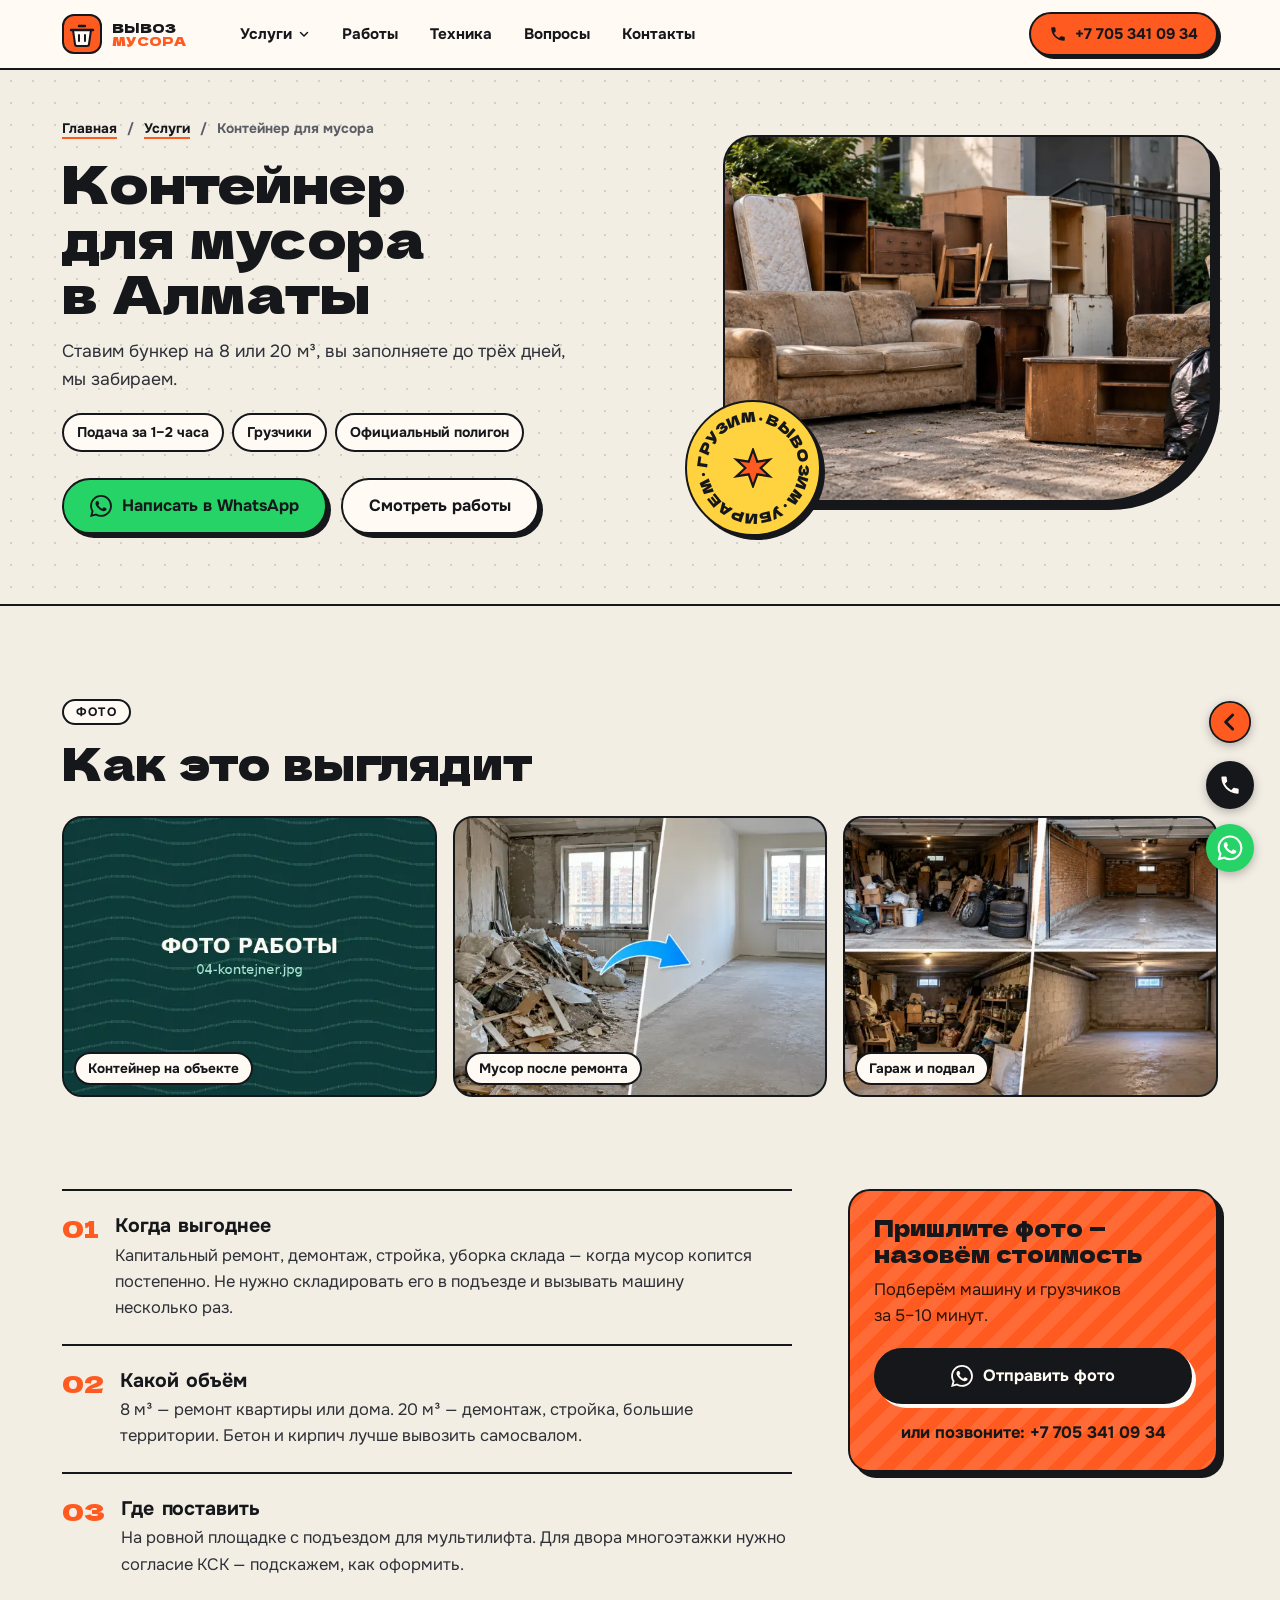
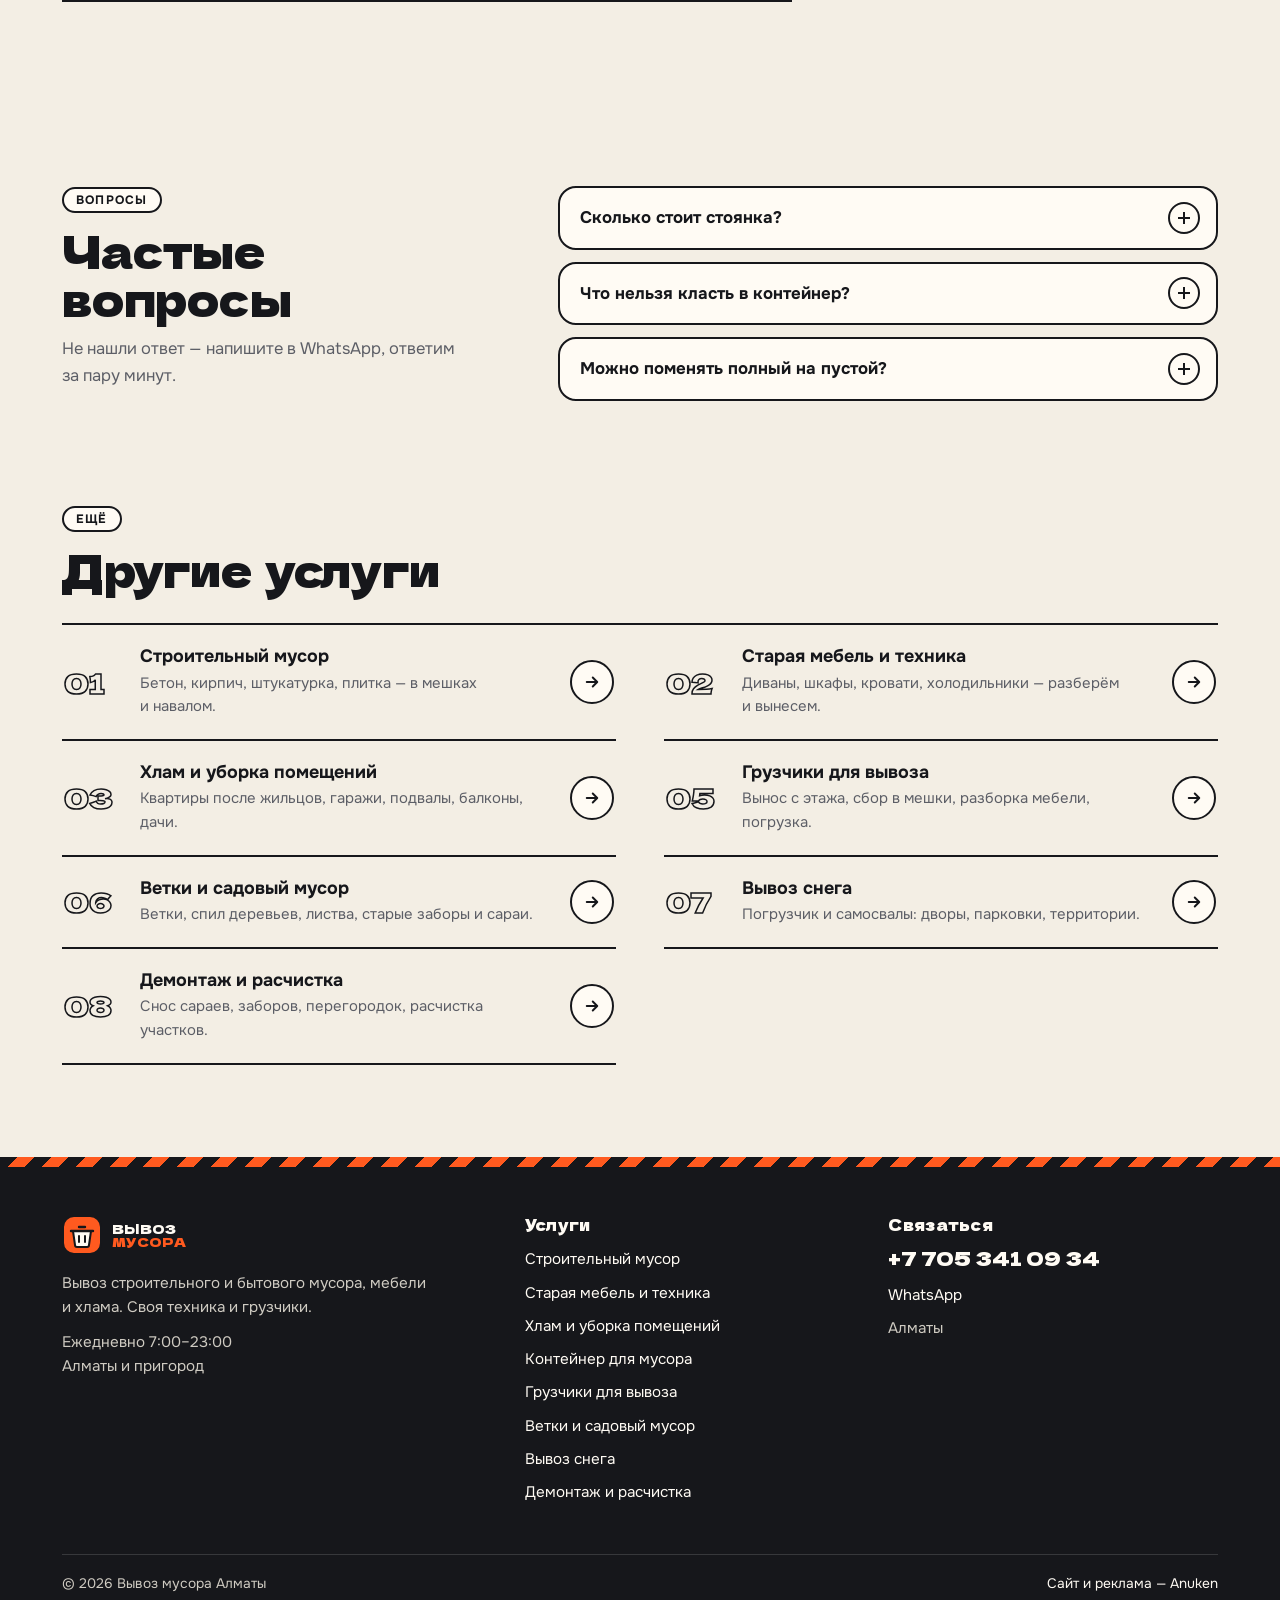
<file: uslugi/kontejner.html>
<!DOCTYPE html>
<html lang="ru">
<head>
<script async src="https://www.googletagmanager.com/gtag/js?id=AW-XXXXXXXXXX"></script>
<script>window.dataLayer=window.dataLayer||[];function gtag(){dataLayer.push(arguments);}gtag('js',new Date());gtag('config','AW-XXXXXXXXXX');</script>
<meta charset="utf-8">
<meta name="viewport" content="width=device-width, initial-scale=1, viewport-fit=cover">
<title>Контейнер для строительного мусора в Алматы — 8 и 20 м³</title>
<meta name="description" content="Аренда контейнера для мусора 8 и 20 м³ в Алматы. Установка на объекте, стоянка до 3 дней, вывоз на полигон. Для ремонта, стройки и демонтажа.">
<link rel="canonical" href="https://vyvoz-musora-almaty.kz/uslugi/kontejner.html">
<meta name="theme-color" content="#FFFBF4">
<meta property="og:type" content="website">
<meta property="og:site_name" content="Вывоз мусора Алматы">
<meta property="og:locale" content="ru_RU">
<meta property="og:title" content="Контейнер для строительного мусора в Алматы — 8 и 20 м³">
<meta property="og:description" content="Аренда контейнера для мусора 8 и 20 м³ в Алматы. Установка на объекте, стоянка до 3 дней, вывоз на полигон. Для ремонта, стройки и демонтажа.">
<meta property="og:url" content="https://vyvoz-musora-almaty.kz/uslugi/kontejner.html">
<meta property="og:image" content="https://vyvoz-musora-almaty.kz/images/og-banner.jpg">
<meta property="og:image:secure_url" content="https://vyvoz-musora-almaty.kz/images/og-banner.jpg">
<meta property="og:image:type" content="image/jpeg">
<meta property="og:image:width" content="1200">
<meta property="og:image:height" content="630">
<meta property="og:image:alt" content="Контейнер для строительного мусора в Алматы — 8 и 20 м³">
<meta name="twitter:card" content="summary_large_image">
<meta name="twitter:image" content="https://vyvoz-musora-almaty.kz/images/og-banner.jpg">
<link rel="icon" type="image/png" href="../images/favicon.png">
<link rel="apple-touch-icon" href="../images/favicon.png">
<link rel="preload" as="font" type="font/woff2" href="../assets/fonts/dela-gothic-one-cyrillic-400-normal.woff2" crossorigin>
<link rel="preload" as="font" type="font/woff2" href="../assets/fonts/onest-cyrillic-400-normal.woff2" crossorigin>
<link rel="preload" as="image" href="../images/hero-2.webp" type="image/webp" fetchpriority="high">
<link rel="stylesheet" href="../assets/style.css">
<script>function imgFb(i){var p=i.parentNode,s=p&&p.tagName==='PICTURE'?p.querySelector('source'):null;if(s){p.removeChild(s);i.src=i.getAttribute('src');}else{i.onerror=null;i.classList.add('miss');}}</script>
<script type="application/ld+json">{"@context":"https://schema.org","@graph":[{"@type":"Service","@id":"https://vyvoz-musora-almaty.kz/uslugi/kontejner.html#service","name":"Контейнер для мусора в Алматы","serviceType":"Контейнер для мусора","description":"Аренда контейнера для мусора 8 и 20 м³ в Алматы. Установка на объекте, стоянка до 3 дней, вывоз на полигон. Для ремонта, стройки и демонтажа.","url":"https://vyvoz-musora-almaty.kz/uslugi/kontejner.html","provider":{"@id":"https://vyvoz-musora-almaty.kz/#org"},"areaServed":{"@type":"City","name":"Алматы"}},{"@type":"BreadcrumbList","itemListElement":[{"@type":"ListItem","position":1,"name":"Главная","item":"https://vyvoz-musora-almaty.kz/"},{"@type":"ListItem","position":2,"name":"Услуги","item":"https://vyvoz-musora-almaty.kz/#services"},{"@type":"ListItem","position":3,"name":"Контейнер для мусора","item":"https://vyvoz-musora-almaty.kz/uslugi/kontejner.html"}]},{"@type":"FAQPage","mainEntity":[{"@type":"Question","name":"Сколько стоит стоянка?","acceptedAnswer":{"@type":"Answer","text":"До трёх дней входят в заказ, дальше — посуточно. Сумму назовём заранее."}},{"@type":"Question","name":"Что нельзя класть в контейнер?","acceptedAnswer":{"@type":"Answer","text":"Шины, аккумуляторы, химикаты, краски и ртутные лампы."}},{"@type":"Question","name":"Можно поменять полный на пустой?","acceptedAnswer":{"@type":"Answer","text":"Да, заберём полный контейнер и сразу поставим пустой."}}]}]}</script>
</head>
<body>
<header class="hd"><div class="wrap hd-in">
<a class="logo" href="../" aria-label="Вывоз мусора Алматы, на главную"><svg viewBox="0 0 40 40" aria-hidden="true"><rect x="1" y="1" width="38" height="38" rx="11" fill="#FF5A1F" stroke="#16171B" stroke-width="2"/><path d="M11 16h18l-2 14a2 2 0 0 1-2 2H15a2 2 0 0 1-2-2z" fill="#FFFBF4" stroke="#16171B" stroke-width="2" stroke-linejoin="round"/><path d="M9 16h22M17 12h6" stroke="#16171B" stroke-width="2.4" stroke-linecap="round"/><path d="M17 21v6M23 21v6" stroke="#16171B" stroke-width="2" stroke-linecap="round"/></svg><span>ВЫВОЗ<b>МУСОРА</b></span></a>
<nav class="nav" aria-label="Меню">
<div class="dd"><button class="dd-btn" type="button" aria-expanded="false" aria-haspopup="true">Услуги<svg viewBox="0 0 24 24" aria-hidden="true"><path fill="none" stroke="currentColor" stroke-width="3" stroke-linecap="round" stroke-linejoin="round" d="M5 9l7 7 7-7"/></svg></button><div class="dd-list"><a href="../uslugi/stroitelnyj-musor.html">Строительный мусор</a><a href="../uslugi/vyvoz-mebeli.html">Старая мебель и техника</a><a href="../uslugi/vyvoz-hlama.html">Хлам и уборка помещений</a><a href="../uslugi/kontejner.html">Контейнер для мусора</a><a href="../uslugi/gruzchiki.html">Грузчики для вывоза</a><a href="../uslugi/sadovyj-musor.html">Ветки и садовый мусор</a><a href="../uslugi/vyvoz-snega.html">Вывоз снега</a><a href="../uslugi/demontazh.html">Демонтаж и расчистка</a></div></div>
<a href="../#works">Работы</a><a href="../#fleet">Техника</a><a href="#faq">Вопросы</a><a href="#contacts">Контакты</a>
</nav>
<div class="hd-act">
<a class="hd-tel" href="tel:+77053410934" data-conv="call" aria-label="Позвонить +7 705 341 09 34"><svg viewBox="0 0 24 24" aria-hidden="true"><path fill="currentColor" d="M6.62 10.79a15.1 15.1 0 0 0 6.59 6.59l2.2-2.2a1 1 0 0 1 1.02-.24c1.12.37 2.33.57 3.57.57a1 1 0 0 1 1 1V20a1 1 0 0 1-1 1C10.61 21 3 13.39 3 4a1 1 0 0 1 1-1h3.5a1 1 0 0 1 1 1c0 1.25.2 2.45.57 3.57a1 1 0 0 1-.25 1.02l-2.2 2.2z"/></svg><span class="num">+7 705 341 09 34</span></a>
<button class="burger" type="button" data-menu-open aria-label="Открыть меню" aria-controls="menu"><i></i></button>
</div></div></header>
<main>
<section class="hero dots hero-svc"><div class="wrap hero-in">
<div class="hero-txt"><ol class="crumbs" aria-label="Навигация"><li><a href="../">Главная</a></li><li><a href="../#services">Услуги</a></li><li aria-current="page">Контейнер для мусора</li></ol>
<h1>Контейнер для мусора в Алматы</h1>
<p class="lead">Ставим бункер на 8 или 20 м³, вы заполняете до трёх дней, мы забираем.</p>
<ul class="chips"><li>Подача за 1–2 часа</li><li>Грузчики</li><li>Официальный полигон</li></ul>
<div class="cta"><a class="btn btn-wa" href="https://wa.me/77053410934?text=%D0%97%D0%B4%D1%80%D0%B0%D0%B2%D1%81%D1%82%D0%B2%D1%83%D0%B9%D1%82%D0%B5%21%20%D0%9D%D1%83%D0%B6%D0%BD%D0%B0%20%D1%83%D1%81%D0%BB%D1%83%D0%B3%D0%B0%3A%20%D0%BA%D0%BE%D0%BD%D1%82%D0%B5%D0%B9%D0%BD%D0%B5%D1%80%20%D0%B4%D0%BB%D1%8F%20%D0%BC%D1%83%D1%81%D0%BE%D1%80%D0%B0.%20%D0%90%D0%BB%D0%BC%D0%B0%D1%82%D1%8B.%20%D0%9E%D1%82%D0%BF%D1%80%D0%B0%D0%B2%D0%BB%D1%8F%D1%8E%20%D1%84%D0%BE%D1%82%D0%BE." data-conv="whatsapp" target="_blank" rel="noopener"><svg viewBox="0 0 24 24" aria-hidden="true"><path fill="currentColor" d="M17.47 14.38c-.3-.15-1.76-.87-2.03-.97-.27-.1-.47-.15-.67.15-.2.3-.77.97-.94 1.16-.17.2-.35.22-.64.07-.3-.15-1.26-.46-2.39-1.47-.88-.79-1.48-1.76-1.65-2.06-.17-.3-.02-.46.13-.6.13-.14.3-.35.45-.52.15-.18.2-.3.3-.5.1-.2.05-.37-.03-.52-.07-.15-.67-1.61-.92-2.2-.24-.58-.49-.5-.67-.51h-.57c-.2 0-.52.07-.79.37-.27.3-1.04 1.02-1.04 2.48 0 1.46 1.07 2.88 1.21 3.07.15.2 2.1 3.2 5.08 4.49.71.3 1.26.49 1.7.62.71.23 1.36.2 1.87.12.57-.09 1.76-.72 2-1.41.25-.7.25-1.29.18-1.41-.08-.13-.28-.2-.57-.35zM12.05 21.8h-.01a9.87 9.87 0 0 1-5.03-1.38l-.36-.21-3.74.98 1-3.65-.24-.37a9.86 9.86 0 0 1-1.51-5.26c0-5.45 4.44-9.88 9.89-9.88 2.64 0 5.12 1.03 6.99 2.9a9.83 9.83 0 0 1 2.89 6.99c0 5.45-4.44 9.88-9.88 9.88zm8.41-18.3A11.82 11.82 0 0 0 12.05 0C5.5 0 .16 5.34.16 11.89c0 2.1.55 4.14 1.59 5.95L.06 24l6.3-1.65a11.88 11.88 0 0 0 5.68 1.45h.01c6.55 0 11.89-5.34 11.89-11.89 0-3.18-1.24-6.16-3.48-8.41z"/></svg>Написать в WhatsApp</a><a class="btn btn-line" href="#works">Смотреть работы</a></div>
</div>
<div class="hero-pic"><div class="frame"><picture><source type="image/webp" srcset="../images/hero-2.webp"><img src="../images/hero-2.jpg" width="1600" height="900" alt="" fetchpriority="high" decoding="async" onload="this.classList.add('ok')" onerror="imgFb(this)"></picture></div><div class="sticker" aria-hidden="true"><svg class="ring" viewBox="0 0 100 100"><defs><path id="rp" d="M50 50m-38 0a38 38 0 1 1 76 0a38 38 0 1 1 -76 0"/></defs><text><textPath href="#rp" textLength="236" lengthAdjust="spacing">ГРУЗИМ · ВЫВОЗИМ · УБИРАЕМ · </textPath></text></svg><svg class="core" viewBox="0 0 24 24"><path fill="#FF5A1F" stroke="#16171B" stroke-width="1.3" d="M12 1l2.6 7.2L22 7l-5.4 5 5.4 5-7.4-1.2L12 23l-2.6-7.2L2 17l5.4-5L2 7l7.4 1.2z"/></svg></div></div>
</div></section>

<section class="sec" id="works"><div class="wrap">
<div class="sh"><div><span class="kick">Фото</span><h2>Как это выглядит</h2></div></div>
<div class="strip"><figure class="ph"><picture><source type="image/webp" srcset="../images/portfolio/04-kontejner.webp"><img src="../images/portfolio/04-kontejner.jpg" width="640" height="400" alt="Контейнер на объекте" loading="lazy" decoding="async" onload="this.classList.add('ok')" onerror="imgFb(this)"></picture><figcaption>Контейнер на объекте</figcaption></figure><figure class="ph"><picture><source type="image/webp" srcset="../images/portfolio/01-stroitelnyj-musor.webp"><img src="../images/portfolio/01-stroitelnyj-musor.jpg" width="640" height="400" alt="Мусор после ремонта" loading="lazy" decoding="async" onload="this.classList.add('ok')" onerror="imgFb(this)"></picture><figcaption>Мусор после ремонта</figcaption></figure><figure class="ph"><picture><source type="image/webp" srcset="../images/portfolio/03-rasschistka-garazha.webp"><img src="../images/portfolio/03-rasschistka-garazha.jpg" width="640" height="400" alt="Гараж и подвал" loading="lazy" decoding="async" onload="this.classList.add('ok')" onerror="imgFb(this)"></picture><figcaption>Гараж и подвал</figcaption></figure></div></div></section>
<section class="sec" style="padding-top:0"><div class="wrap sb">
<article><div class="blk"><span class="n">01</span><h2>Когда выгоднее</h2><p>Капитальный ремонт, демонтаж, стройка, уборка склада — когда мусор копится постепенно. Не нужно складировать его в подъезде и вызывать машину несколько раз.</p></div><div class="blk"><span class="n">02</span><h2>Какой объём</h2><p>8 м³ — ремонт квартиры или дома. 20 м³ — демонтаж, стройка, большие территории. Бетон и кирпич лучше вывозить самосвалом.</p></div><div class="blk"><span class="n">03</span><h2>Где поставить</h2><p>На ровной площадке с подъездом для мультилифта. Для двора многоэтажки нужно согласие КСК — подскажем, как оформить.</p></div></article>
<aside class="order"><h3>Пришлите фото — назовём стоимость</h3><p>Подберём машину и грузчиков за 5–10 минут.</p>
<a class="btn btn-ink" href="https://wa.me/77053410934?text=%D0%97%D0%B4%D1%80%D0%B0%D0%B2%D1%81%D1%82%D0%B2%D1%83%D0%B9%D1%82%D0%B5%21%20%D0%9D%D1%83%D0%B6%D0%BD%D0%B0%20%D1%83%D1%81%D0%BB%D1%83%D0%B3%D0%B0%3A%20%D0%BA%D0%BE%D0%BD%D1%82%D0%B5%D0%B9%D0%BD%D0%B5%D1%80%20%D0%B4%D0%BB%D1%8F%20%D0%BC%D1%83%D1%81%D0%BE%D1%80%D0%B0.%20%D0%90%D0%BB%D0%BC%D0%B0%D1%82%D1%8B.%20%D0%9E%D1%82%D0%BF%D1%80%D0%B0%D0%B2%D0%BB%D1%8F%D1%8E%20%D1%84%D0%BE%D1%82%D0%BE." data-conv="whatsapp" target="_blank" rel="noopener"><svg viewBox="0 0 24 24" aria-hidden="true"><path fill="currentColor" d="M17.47 14.38c-.3-.15-1.76-.87-2.03-.97-.27-.1-.47-.15-.67.15-.2.3-.77.97-.94 1.16-.17.2-.35.22-.64.07-.3-.15-1.26-.46-2.39-1.47-.88-.79-1.48-1.76-1.65-2.06-.17-.3-.02-.46.13-.6.13-.14.3-.35.45-.52.15-.18.2-.3.3-.5.1-.2.05-.37-.03-.52-.07-.15-.67-1.61-.92-2.2-.24-.58-.49-.5-.67-.51h-.57c-.2 0-.52.07-.79.37-.27.3-1.04 1.02-1.04 2.48 0 1.46 1.07 2.88 1.21 3.07.15.2 2.1 3.2 5.08 4.49.71.3 1.26.49 1.7.62.71.23 1.36.2 1.87.12.57-.09 1.76-.72 2-1.41.25-.7.25-1.29.18-1.41-.08-.13-.28-.2-.57-.35zM12.05 21.8h-.01a9.87 9.87 0 0 1-5.03-1.38l-.36-.21-3.74.98 1-3.65-.24-.37a9.86 9.86 0 0 1-1.51-5.26c0-5.45 4.44-9.88 9.89-9.88 2.64 0 5.12 1.03 6.99 2.9a9.83 9.83 0 0 1 2.89 6.99c0 5.45-4.44 9.88-9.88 9.88zm8.41-18.3A11.82 11.82 0 0 0 12.05 0C5.5 0 .16 5.34.16 11.89c0 2.1.55 4.14 1.59 5.95L.06 24l6.3-1.65a11.88 11.88 0 0 0 5.68 1.45h.01c6.55 0 11.89-5.34 11.89-11.89 0-3.18-1.24-6.16-3.48-8.41z"/></svg>Отправить фото</a>
<a class="tel" href="tel:+77053410934" data-conv="call">или позвоните: +7 705 341 09 34</a></aside>
</div></section>
<section class="sec" id="faq"><div class="wrap faq-grid">
<div><span class="kick">Вопросы</span><h2>Частые вопросы</h2><p style="margin-top:14px;color:var(--mut)">Не нашли ответ — напишите в WhatsApp, ответим за пару минут.</p></div>
<div class="faq"><details><summary>Сколько стоит стоянка?</summary><div class="ans"><p>До трёх дней входят в заказ, дальше — посуточно. Сумму назовём заранее.</p></div></details><details><summary>Что нельзя класть в контейнер?</summary><div class="ans"><p>Шины, аккумуляторы, химикаты, краски и ртутные лампы.</p></div></details><details><summary>Можно поменять полный на пустой?</summary><div class="ans"><p>Да, заберём полный контейнер и сразу поставим пустой.</p></div></details></div></div></section>

<section class="sec" id="more" style="padding-top:0"><div class="wrap">
<div class="sh"><div><span class="kick">Ещё</span><h2>Другие услуги</h2></div></div>
<div class="slist"><a class="sl" href="../uslugi/stroitelnyj-musor.html"><span class="sl-n">01</span><span><span class="sl-t">Строительный мусор</span><span class="sl-d">Бетон, кирпич, штукатурка, плитка — в мешках и навалом.</span></span><span class="sl-go"><svg viewBox="0 0 24 24" aria-hidden="true"><path fill="none" stroke="currentColor" stroke-width="2.6" stroke-linecap="round" stroke-linejoin="round" d="M5 12h13M13 6l6 6-6 6"/></svg></span></a><a class="sl" href="../uslugi/vyvoz-mebeli.html"><span class="sl-n">02</span><span><span class="sl-t">Старая мебель и техника</span><span class="sl-d">Диваны, шкафы, кровати, холодильники — разберём и вынесем.</span></span><span class="sl-go"><svg viewBox="0 0 24 24" aria-hidden="true"><path fill="none" stroke="currentColor" stroke-width="2.6" stroke-linecap="round" stroke-linejoin="round" d="M5 12h13M13 6l6 6-6 6"/></svg></span></a><a class="sl" href="../uslugi/vyvoz-hlama.html"><span class="sl-n">03</span><span><span class="sl-t">Хлам и уборка помещений</span><span class="sl-d">Квартиры после жильцов, гаражи, подвалы, балконы, дачи.</span></span><span class="sl-go"><svg viewBox="0 0 24 24" aria-hidden="true"><path fill="none" stroke="currentColor" stroke-width="2.6" stroke-linecap="round" stroke-linejoin="round" d="M5 12h13M13 6l6 6-6 6"/></svg></span></a><a class="sl" href="../uslugi/gruzchiki.html"><span class="sl-n">05</span><span><span class="sl-t">Грузчики для вывоза</span><span class="sl-d">Вынос с этажа, сбор в мешки, разборка мебели, погрузка.</span></span><span class="sl-go"><svg viewBox="0 0 24 24" aria-hidden="true"><path fill="none" stroke="currentColor" stroke-width="2.6" stroke-linecap="round" stroke-linejoin="round" d="M5 12h13M13 6l6 6-6 6"/></svg></span></a><a class="sl" href="../uslugi/sadovyj-musor.html"><span class="sl-n">06</span><span><span class="sl-t">Ветки и садовый мусор</span><span class="sl-d">Ветки, спил деревьев, листва, старые заборы и сараи.</span></span><span class="sl-go"><svg viewBox="0 0 24 24" aria-hidden="true"><path fill="none" stroke="currentColor" stroke-width="2.6" stroke-linecap="round" stroke-linejoin="round" d="M5 12h13M13 6l6 6-6 6"/></svg></span></a><a class="sl" href="../uslugi/vyvoz-snega.html"><span class="sl-n">07</span><span><span class="sl-t">Вывоз снега</span><span class="sl-d">Погрузчик и самосвалы: дворы, парковки, территории.</span></span><span class="sl-go"><svg viewBox="0 0 24 24" aria-hidden="true"><path fill="none" stroke="currentColor" stroke-width="2.6" stroke-linecap="round" stroke-linejoin="round" d="M5 12h13M13 6l6 6-6 6"/></svg></span></a><a class="sl" href="../uslugi/demontazh.html"><span class="sl-n">08</span><span><span class="sl-t">Демонтаж и расчистка</span><span class="sl-d">Снос сараев, заборов, перегородок, расчистка участков.</span></span><span class="sl-go"><svg viewBox="0 0 24 24" aria-hidden="true"><path fill="none" stroke="currentColor" stroke-width="2.6" stroke-linecap="round" stroke-linejoin="round" d="M5 12h13M13 6l6 6-6 6"/></svg></span></a></div></div></section>
</main>
<footer class="ft" id="contacts"><div class="wrap">
<div class="ft-grid">
<div><a class="logo" href="../" aria-label="Вывоз мусора Алматы, на главную"><svg viewBox="0 0 40 40" aria-hidden="true"><rect x="1" y="1" width="38" height="38" rx="11" fill="#FF5A1F" stroke="#16171B" stroke-width="2"/><path d="M11 16h18l-2 14a2 2 0 0 1-2 2H15a2 2 0 0 1-2-2z" fill="#FFFBF4" stroke="#16171B" stroke-width="2" stroke-linejoin="round"/><path d="M9 16h22M17 12h6" stroke="#16171B" stroke-width="2.4" stroke-linecap="round"/><path d="M17 21v6M23 21v6" stroke="#16171B" stroke-width="2" stroke-linecap="round"/></svg><span>ВЫВОЗ<b>МУСОРА</b></span></a><p>Вывоз строительного и бытового мусора, мебели и хлама. Своя техника и грузчики.</p><p style="margin-top:10px">Ежедневно 7:00–23:00<br>Алматы и пригород</p></div>
<div><h3>Услуги</h3><ul><li><a href="../uslugi/stroitelnyj-musor.html">Строительный мусор</a></li><li><a href="../uslugi/vyvoz-mebeli.html">Старая мебель и техника</a></li><li><a href="../uslugi/vyvoz-hlama.html">Хлам и уборка помещений</a></li><li><a href="../uslugi/kontejner.html">Контейнер для мусора</a></li><li><a href="../uslugi/gruzchiki.html">Грузчики для вывоза</a></li><li><a href="../uslugi/sadovyj-musor.html">Ветки и садовый мусор</a></li><li><a href="../uslugi/vyvoz-snega.html">Вывоз снега</a></li><li><a href="../uslugi/demontazh.html">Демонтаж и расчистка</a></li></ul></div>
<div><h3>Связаться</h3><ul>
<li><a class="big" href="tel:+77053410934" data-conv="call">+7 705 341 09 34</a></li>
<li><a href="https://wa.me/77053410934?text=%D0%97%D0%B4%D1%80%D0%B0%D0%B2%D1%81%D1%82%D0%B2%D1%83%D0%B9%D1%82%D0%B5%21%20%D0%9D%D1%83%D0%B6%D0%B5%D0%BD%20%D0%B2%D1%8B%D0%B2%D0%BE%D0%B7%20%D0%BC%D1%83%D1%81%D0%BE%D1%80%D0%B0%20%D0%B2%20%D0%90%D0%BB%D0%BC%D0%B0%D1%82%D1%8B.%20%D0%9E%D1%82%D0%BF%D1%80%D0%B0%D0%B2%D0%BB%D1%8F%D1%8E%20%D1%84%D0%BE%D1%82%D0%BE." data-conv="whatsapp" target="_blank" rel="noopener">WhatsApp</a></li>
<li>Алматы</li></ul></div>
</div>
<div class="ft-bot"><span>© 2026 Вывоз мусора Алматы</span><a href="https://wa.me/77074534518" target="_blank" rel="noopener">Сайт и реклама — Anuken</a></div>
</div></footer>
<div class="menu" id="menu" aria-hidden="true">
<div class="menu-p" role="dialog" aria-modal="true" aria-label="Меню">
<div class="menu-h"><a class="logo" href="../" aria-label="Вывоз мусора Алматы, на главную"><svg viewBox="0 0 40 40" aria-hidden="true"><rect x="1" y="1" width="38" height="38" rx="11" fill="#FF5A1F" stroke="#16171B" stroke-width="2"/><path d="M11 16h18l-2 14a2 2 0 0 1-2 2H15a2 2 0 0 1-2-2z" fill="#FFFBF4" stroke="#16171B" stroke-width="2" stroke-linejoin="round"/><path d="M9 16h22M17 12h6" stroke="#16171B" stroke-width="2.4" stroke-linecap="round"/><path d="M17 21v6M23 21v6" stroke="#16171B" stroke-width="2" stroke-linecap="round"/></svg><span>ВЫВОЗ<b>МУСОРА</b></span></a><button class="menu-x" type="button" data-menu-close>✕ ЗАКРЫТЬ</button></div>
<p class="menu-t">Разделы</p><div class="tiles"><a href="../">Главная</a><a href="../#services">Услуги</a><a href="../#fleet">Техника</a><a href="#faq">Вопросы</a></div>
<p class="menu-t">Услуги</p><ul class="mlist"><li><a href="../uslugi/stroitelnyj-musor.html">Строительный мусор</a></li><li><a href="../uslugi/vyvoz-mebeli.html">Старая мебель и техника</a></li><li><a href="../uslugi/vyvoz-hlama.html">Хлам и уборка помещений</a></li><li><a href="../uslugi/kontejner.html" aria-current="page">Контейнер для мусора</a></li><li><a href="../uslugi/gruzchiki.html">Грузчики для вывоза</a></li><li><a href="../uslugi/sadovyj-musor.html">Ветки и садовый мусор</a></li><li><a href="../uslugi/vyvoz-snega.html">Вывоз снега</a></li><li><a href="../uslugi/demontazh.html">Демонтаж и расчистка</a></li></ul>
<p class="menu-t">Телефон</p><div class="mcont"><a href="tel:+77053410934" data-conv="call">+7 705 341 09 34</a><p>Ежедневно 7:00–23:00</p></div>
</div></div>
<nav class="bar" aria-label="Разделы"><a href="../">Главная</a><a href="#works">Фото</a><a href="#faq">Вопросы</a><a href="../#services">Услуги</a></nav>
<div class="float">
<button class="f-small" type="button" data-back="../" aria-label="Назад" title="Назад"><svg viewBox="0 0 48 48" aria-hidden="true"><circle cx="24" cy="24" r="23" fill="#FF5A1F" stroke="#16171B" stroke-width="2"/><path fill="none" stroke="#16171B" stroke-width="3.4" stroke-linecap="round" stroke-linejoin="round" d="M27 16l-8 8 8 8"/></svg></button><button class="f-up f-small" type="button" data-up aria-label="Наверх" title="Наверх"><svg viewBox="0 0 48 48" aria-hidden="true"><circle cx="24" cy="24" r="23" fill="#FF5A1F" stroke="#16171B" stroke-width="2"/><path fill="none" stroke="#16171B" stroke-width="3.4" stroke-linecap="round" stroke-linejoin="round" d="M16 27l8-8 8 8"/></svg></button>
<a href="tel:+77053410934" data-conv="call" aria-label="Позвонить" title="Позвонить"><svg viewBox="0 0 48 48" aria-hidden="true"><circle cx="24" cy="24" r="24" fill="#16171B"/><g transform="translate(12.5 12.5) scale(.96)"><path fill="#FFFBF4" d="M6.62 10.79a15.1 15.1 0 0 0 6.59 6.59l2.2-2.2a1 1 0 0 1 1.02-.24c1.12.37 2.33.57 3.57.57a1 1 0 0 1 1 1V20a1 1 0 0 1-1 1C10.61 21 3 13.39 3 4a1 1 0 0 1 1-1h3.5a1 1 0 0 1 1 1c0 1.25.2 2.45.57 3.57a1 1 0 0 1-.25 1.02l-2.2 2.2z"/></g></svg></a>
<a href="https://wa.me/77053410934?text=%D0%97%D0%B4%D1%80%D0%B0%D0%B2%D1%81%D1%82%D0%B2%D1%83%D0%B9%D1%82%D0%B5%21%20%D0%9D%D1%83%D0%B6%D0%BD%D0%B0%20%D1%83%D1%81%D0%BB%D1%83%D0%B3%D0%B0%3A%20%D0%BA%D0%BE%D0%BD%D1%82%D0%B5%D0%B9%D0%BD%D0%B5%D1%80%20%D0%B4%D0%BB%D1%8F%20%D0%BC%D1%83%D1%81%D0%BE%D1%80%D0%B0.%20%D0%90%D0%BB%D0%BC%D0%B0%D1%82%D1%8B.%20%D0%9E%D1%82%D0%BF%D1%80%D0%B0%D0%B2%D0%BB%D1%8F%D1%8E%20%D1%84%D0%BE%D1%82%D0%BE." data-conv="whatsapp" target="_blank" rel="noopener" aria-label="WhatsApp" title="WhatsApp"><svg viewBox="0 0 48 48" aria-hidden="true"><circle cx="24" cy="24" r="24" fill="#25D366"/><g transform="translate(11.5 11.5) scale(1.04)"><path fill="#fff" d="M17.47 14.38c-.3-.15-1.76-.87-2.03-.97-.27-.1-.47-.15-.67.15-.2.3-.77.97-.94 1.16-.17.2-.35.22-.64.07-.3-.15-1.26-.46-2.39-1.47-.88-.79-1.48-1.76-1.65-2.06-.17-.3-.02-.46.13-.6.13-.14.3-.35.45-.52.15-.18.2-.3.3-.5.1-.2.05-.37-.03-.52-.07-.15-.67-1.61-.92-2.2-.24-.58-.49-.5-.67-.51h-.57c-.2 0-.52.07-.79.37-.27.3-1.04 1.02-1.04 2.48 0 1.46 1.07 2.88 1.21 3.07.15.2 2.1 3.2 5.08 4.49.71.3 1.26.49 1.7.62.71.23 1.36.2 1.87.12.57-.09 1.76-.72 2-1.41.25-.7.25-1.29.18-1.41-.08-.13-.28-.2-.57-.35zM12.05 21.8h-.01a9.87 9.87 0 0 1-5.03-1.38l-.36-.21-3.74.98 1-3.65-.24-.37a9.86 9.86 0 0 1-1.51-5.26c0-5.45 4.44-9.88 9.89-9.88 2.64 0 5.12 1.03 6.99 2.9a9.83 9.83 0 0 1 2.89 6.99c0 5.45-4.44 9.88-9.88 9.88zm8.41-18.3A11.82 11.82 0 0 0 12.05 0C5.5 0 .16 5.34.16 11.89c0 2.1.55 4.14 1.59 5.95L.06 24l6.3-1.65a11.88 11.88 0 0 0 5.68 1.45h.01c6.55 0 11.89-5.34 11.89-11.89 0-3.18-1.24-6.16-3.48-8.41z"/></g></svg></a>
</div>
<script src="../assets/app.js?v=20261031" defer></script>
</body>
</html>
</file>
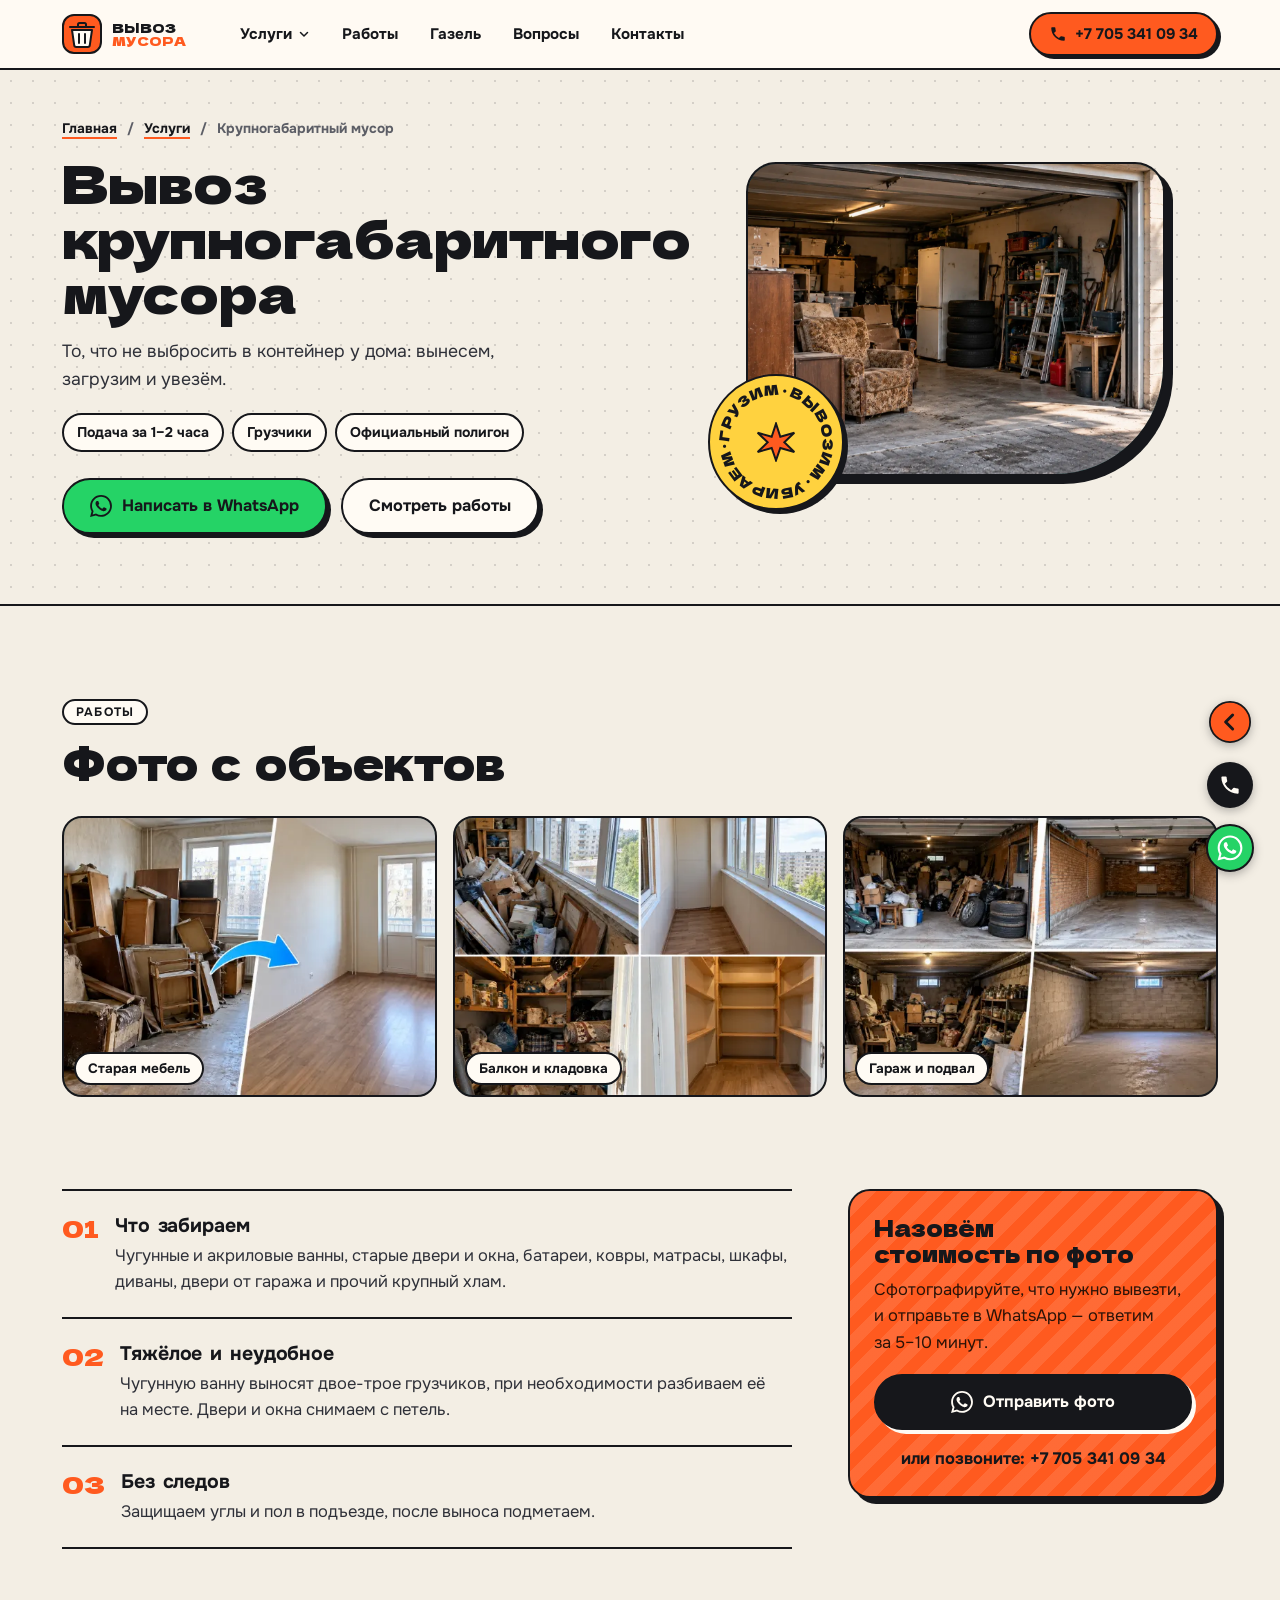
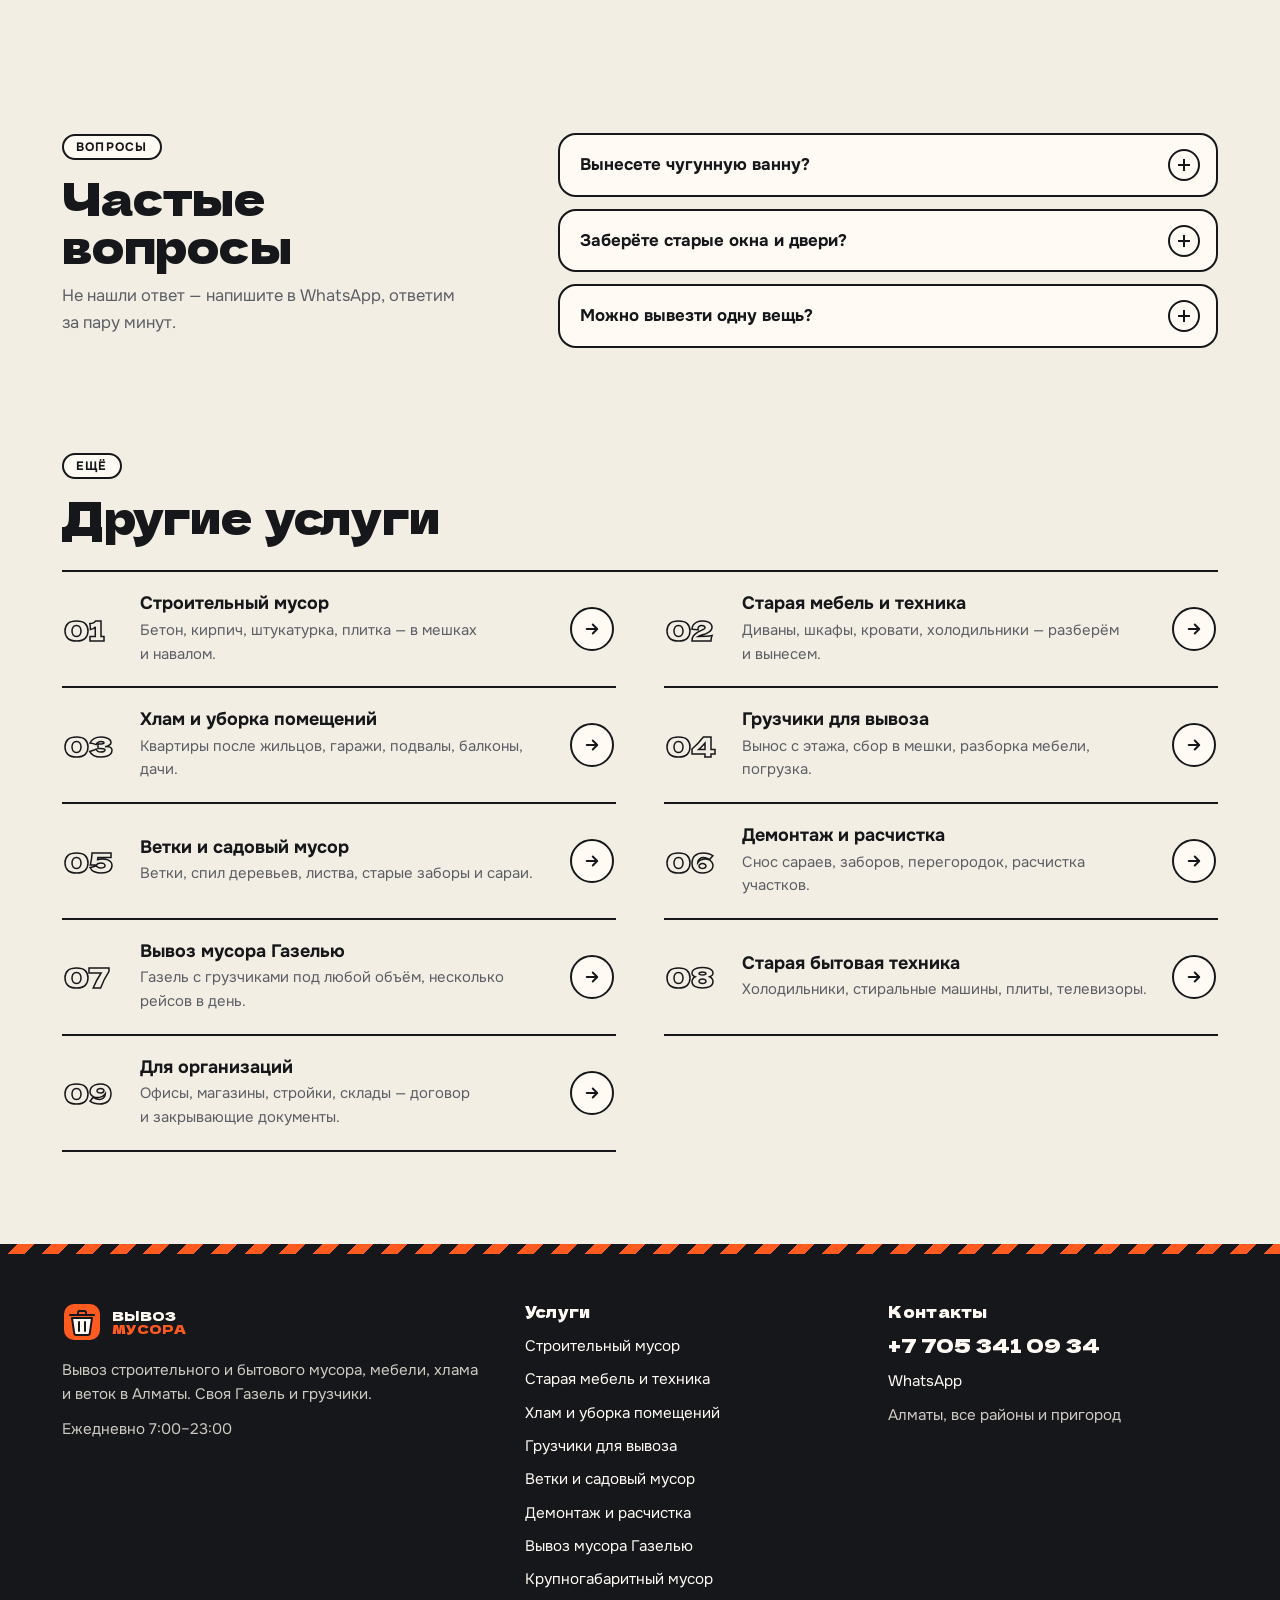
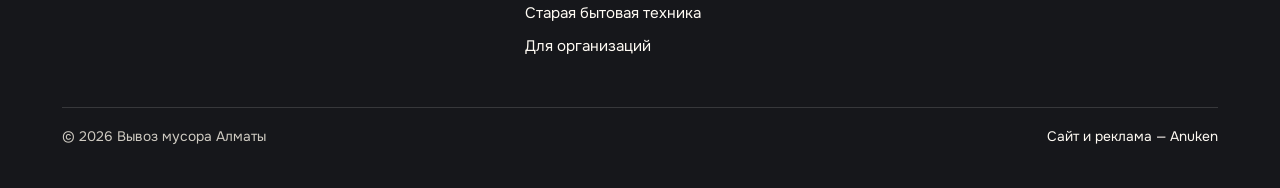
<file: uslugi/krupnogabaritnyj-musor.html>
<!DOCTYPE html>
<html lang="ru">
<head>
<script async src="https://www.googletagmanager.com/gtag/js?id=AW-18490521260"></script>
<script>window.dataLayer=window.dataLayer||[];function gtag(){dataLayer.push(arguments);}gtag('js',new Date());gtag('config','AW-18490521260');</script>
<meta charset="utf-8">
<meta name="viewport" content="width=device-width, initial-scale=1, viewport-fit=cover">
<title>Вывоз крупногабаритного мусора в Алматы — вынос и погрузка</title>
<meta name="description" content="Вывоз крупногабаритного мусора в Алматы: чугунные ванны, двери, окна, батареи, ковры, мебель. Грузчики вынесут с любого этажа и загрузят в машину.">
<link rel="canonical" href="https://qoqys.kz/uslugi/krupnogabaritnyj-musor.html">
<meta name="theme-color" content="#FF5A1F">
<meta property="og:type" content="website">
<meta property="og:site_name" content="Вывоз мусора Алматы">
<meta property="og:locale" content="ru_RU">
<meta property="og:title" content="Вывоз крупногабаритного мусора в Алматы — вынос и погрузка">
<meta property="og:description" content="Вывоз крупногабаритного мусора в Алматы: чугунные ванны, двери, окна, батареи, ковры, мебель. Грузчики вынесут с любого этажа и загрузят в машину.">
<meta property="og:url" content="https://qoqys.kz/uslugi/krupnogabaritnyj-musor.html">
<meta property="og:image" content="https://qoqys.kz/images/og-banner.jpg">
<meta property="og:image:secure_url" content="https://qoqys.kz/images/og-banner.jpg">
<meta property="og:image:type" content="image/jpeg">
<meta property="og:image:width" content="1200">
<meta property="og:image:height" content="630">
<meta name="twitter:card" content="summary_large_image">
<meta name="twitter:image" content="https://qoqys.kz/images/og-banner.jpg">
<link rel="icon" type="image/png" href="../images/favicon.png">
<link rel="apple-touch-icon" href="../images/favicon.png">
<link rel="preload" as="font" type="font/woff2" href="../assets/fonts/dela-gothic-one-cyrillic-400-normal.woff2" crossorigin>
<link rel="preload" as="font" type="font/woff2" href="../assets/fonts/onest-cyrillic-400-normal.woff2" crossorigin>
<link rel="preload" as="image" href="../images/hero-3.webp" type="image/webp" fetchpriority="high">
<link rel="stylesheet" href="../assets/style.css">
<script>function imgFb(i){var p=i.parentNode,s=p&&p.tagName==='PICTURE'?p.querySelector('source'):null;if(s){p.removeChild(s);i.src=i.getAttribute('src');}else{i.onerror=null;i.classList.add('miss');}}</script>
<script type="application/ld+json">{"@context":"https://schema.org","@graph":[{"@type":"Service","@id":"https://qoqys.kz/uslugi/krupnogabaritnyj-musor.html#service","name":"Вывоз крупногабаритного мусора","serviceType":"Крупногабаритный мусор","description":"Вывоз крупногабаритного мусора в Алматы: чугунные ванны, двери, окна, батареи, ковры, мебель. Грузчики вынесут с любого этажа и загрузят в машину.","url":"https://qoqys.kz/uslugi/krupnogabaritnyj-musor.html","provider":{"@id":"https://qoqys.kz/#org"},"areaServed":{"@type":"City","name":"Алматы"}},{"@type":"BreadcrumbList","itemListElement":[{"@type":"ListItem","position":1,"name":"Главная","item":"https://qoqys.kz/"},{"@type":"ListItem","position":2,"name":"Услуги","item":"https://qoqys.kz/#services"},{"@type":"ListItem","position":3,"name":"Крупногабаритный мусор","item":"https://qoqys.kz/uslugi/krupnogabaritnyj-musor.html"}]},{"@type":"FAQPage","mainEntity":[{"@type":"Question","name":"Вынесете чугунную ванну?","acceptedAnswer":{"@type":"Answer","text":"Да, с любого этажа. Если не проходит в проём — разобьём на месте."}},{"@type":"Question","name":"Заберёте старые окна и двери?","acceptedAnswer":{"@type":"Answer","text":"Да, вместе с откосами и подоконниками, если они уже сняты."}},{"@type":"Question","name":"Можно вывезти одну вещь?","acceptedAnswer":{"@type":"Answer","text":"Да, вывозим и одну вещь, и весь хлам из квартиры."}}]}]}</script>
</head>
<body>
<header class="hd"><div class="wrap hd-in">
<a class="logo" href="../" aria-label="Вывоз мусора Алматы — на главную"><svg viewBox="0 0 40 40" aria-hidden="true"><rect x="1" y="1" width="38" height="38" rx="11" fill="#FF5A1F" stroke="#16171B" stroke-width="2"/><path d="M10 16h20l-2.2 15.2a2 2 0 0 1-2 1.8H14.2a2 2 0 0 1-2-1.8z" fill="#FFFBF4" stroke="#16171B" stroke-width="2" stroke-linejoin="round"/><path d="M8 13h24M16 13v-2.5a1.5 1.5 0 0 1 1.5-1.5h5a1.5 1.5 0 0 1 1.5 1.5V13" fill="none" stroke="#16171B" stroke-width="2" stroke-linecap="round"/><path d="M17 20v9M23 20v9" stroke="#16171B" stroke-width="2" stroke-linecap="round"/></svg><span>ВЫВОЗ<b>МУСОРА</b></span></a>
<nav class="nav" aria-label="Меню">
<div class="dd"><button class="dd-btn" type="button" aria-expanded="false" aria-haspopup="true">Услуги<svg viewBox="0 0 24 24" aria-hidden="true"><path fill="none" stroke="currentColor" stroke-width="3" stroke-linecap="round" stroke-linejoin="round" d="M5 9l7 7 7-7"/></svg></button><div class="dd-list"><a href="../uslugi/stroitelnyj-musor.html">Строительный мусор</a><a href="../uslugi/vyvoz-mebeli.html">Старая мебель и техника</a><a href="../uslugi/vyvoz-hlama.html">Хлам и уборка помещений</a><a href="../uslugi/gruzchiki.html">Грузчики для вывоза</a><a href="../uslugi/sadovyj-musor.html">Ветки и садовый мусор</a><a href="../uslugi/demontazh.html">Демонтаж и расчистка</a><a href="../uslugi/vyvoz-musora-gazelyu.html">Вывоз мусора Газелью</a><a href="../uslugi/krupnogabaritnyj-musor.html">Крупногабаритный мусор</a><a href="../uslugi/vyvoz-tehniki.html">Старая бытовая техника</a><a href="../uslugi/dlya-organizaciy.html">Для организаций</a></div></div>
<a href="../#works">Работы</a><a href="../#fleet">Газель</a><a href="../#faq">Вопросы</a><a href="#contacts">Контакты</a>
</nav>
<div class="hd-act">
<a class="hd-tel" href="tel:+77053410934" data-conv="call" aria-label="Позвонить +7 705 341 09 34"><svg viewBox="0 0 24 24" aria-hidden="true"><path fill="currentColor" d="M6.62 10.79a15.1 15.1 0 0 0 6.59 6.59l2.2-2.2a1 1 0 0 1 1.02-.24c1.12.37 2.33.57 3.57.57a1 1 0 0 1 1 1V20a1 1 0 0 1-1 1C10.61 21 3 13.39 3 4a1 1 0 0 1 1-1h3.5a1 1 0 0 1 1 1c0 1.25.2 2.45.57 3.57a1 1 0 0 1-.25 1.02l-2.2 2.2z"/></svg><span class="num">+7 705 341 09 34</span></a>
<button class="burger" type="button" data-menu-open aria-label="Меню" aria-controls="menu"><i></i></button>
</div></div></header>
<main>
<section class="hero dots hero-svc"><div class="wrap hero-in">
<div class="hero-txt"><ol class="crumbs"><li><a href="../">Главная</a></li><li><a href="../#services">Услуги</a></li><li aria-current="page">Крупногабаритный мусор</li></ol>
<h1>Вывоз крупногабаритного мусора</h1>
<p class="lead">То, что не выбросить в контейнер у дома: вынесем, загрузим и увезём.</p>
<ul class="chips"><li>Подача за <span class="nw">1–2 часа</span></li><li>Грузчики</li><li>Официальный полигон</li></ul>
<div class="cta"><a class="btn btn-wa" href="https://wa.me/77053410934?text=%D0%97%D0%B4%D1%80%D0%B0%D0%B2%D1%81%D1%82%D0%B2%D1%83%D0%B9%D1%82%D0%B5%21%20%D0%9D%D1%83%D0%B6%D0%BD%D0%BE%3A%20%D0%BA%D1%80%D1%83%D0%BF%D0%BD%D0%BE%D0%B3%D0%B0%D0%B1%D0%B0%D1%80%D0%B8%D1%82%D0%BD%D1%8B%D0%B9%20%D0%BC%D1%83%D1%81%D0%BE%D1%80.%20%D0%90%D0%BB%D0%BC%D0%B0%D1%82%D1%8B.%20%D0%9E%D1%82%D0%BF%D1%80%D0%B0%D0%B2%D0%BB%D1%8F%D1%8E%20%D1%84%D0%BE%D1%82%D0%BE." data-conv="whatsapp" target="_blank" rel="noopener"><svg viewBox="0 0 24 24" aria-hidden="true"><path fill="currentColor" d="M17.47 14.38c-.3-.15-1.76-.87-2.03-.97-.27-.1-.47-.15-.67.15-.2.3-.77.97-.94 1.16-.17.2-.35.22-.64.07-.3-.15-1.26-.46-2.39-1.47-.88-.79-1.48-1.76-1.65-2.06-.17-.3-.02-.46.13-.6.13-.14.3-.35.45-.52.15-.18.2-.3.3-.5.1-.2.05-.37-.03-.52-.07-.15-.67-1.61-.92-2.2-.24-.58-.49-.5-.67-.51h-.57c-.2 0-.52.07-.79.37-.27.3-1.04 1.02-1.04 2.48 0 1.46 1.07 2.88 1.21 3.07.15.2 2.1 3.2 5.08 4.49.71.3 1.26.49 1.7.62.71.23 1.36.2 1.87.12.57-.09 1.76-.72 2-1.41.25-.7.25-1.29.18-1.41-.08-.13-.28-.2-.57-.35zM12.05 21.8h-.01a9.87 9.87 0 0 1-5.03-1.38l-.36-.21-3.74.98 1-3.65-.24-.37a9.86 9.86 0 0 1-1.51-5.26c0-5.45 4.44-9.88 9.89-9.88 2.64 0 5.12 1.03 6.99 2.9a9.83 9.83 0 0 1 2.89 6.99c0 5.45-4.44 9.88-9.88 9.88zm8.41-18.3A11.82 11.82 0 0 0 12.05 0C5.5 0 .16 5.34.16 11.89c0 2.1.55 4.14 1.59 5.95L.06 24l6.3-1.65a11.88 11.88 0 0 0 5.68 1.45h.01c6.55 0 11.89-5.34 11.89-11.89 0-3.18-1.24-6.16-3.48-8.41z"/></svg>Написать в WhatsApp</a><a class="btn btn-line" href="#works">Смотреть работы</a></div>
</div>
<div class="hero-pic"><div class="frame"><picture><source type="image/webp" srcset="../images/hero-3.webp"><img src="../images/hero-3.jpg" width="1600" height="900" alt="" fetchpriority="high" decoding="async" onload="this.classList.add('ok')" onerror="imgFb(this)"></picture></div><div class="sticker" aria-hidden="true"><svg class="ring" viewBox="0 0 100 100"><defs><path id="rp" d="M50 50m-39 0a39 39 0 1 1 78 0a39 39 0 1 1-78 0"/></defs><text><textPath href="#rp" textLength="244">ГРУЗИМ · ВЫВОЗИМ · УБИРАЕМ · </textPath></text></svg><svg class="core" viewBox="0 0 24 24"><path fill="#FF5A1F" stroke="#16171B" stroke-width="1.2" d="M12 1l2.6 7.9L23 6.5l-6 5.7L23 18l-8.4-2.4L12 23l-2.6-7.4L1 18l6-5.8L1 6.5l8.4 2.4z"/></svg></div></div>
</div></section>
<section class="sec" id="works"><div class="wrap">
<div class="sh"><div><span class="kick">Работы</span><h2>Фото с объектов</h2></div></div>
<div class="strip"><figure class="ph"><picture><source type="image/webp" srcset="../images/portfolio/02-vyvoz-mebeli.webp"><img src="../images/portfolio/02-vyvoz-mebeli.jpg" width="640" height="400" alt="Старая мебель" loading="lazy" decoding="async" onload="this.classList.add('ok')" onerror="imgFb(this)"></picture><figcaption>Старая мебель</figcaption></figure><figure class="ph"><picture><source type="image/webp" srcset="../images/portfolio/04-balkon.webp"><img src="../images/portfolio/04-balkon.jpg" width="640" height="400" alt="Балкон и кладовка" loading="lazy" decoding="async" onload="this.classList.add('ok')" onerror="imgFb(this)"></picture><figcaption>Балкон и кладовка</figcaption></figure><figure class="ph"><picture><source type="image/webp" srcset="../images/portfolio/03-rasschistka-garazha.webp"><img src="../images/portfolio/03-rasschistka-garazha.jpg" width="640" height="400" alt="Гараж и подвал" loading="lazy" decoding="async" onload="this.classList.add('ok')" onerror="imgFb(this)"></picture><figcaption>Гараж и подвал</figcaption></figure></div></div></section>
<section class="sec" style="padding-top:0"><div class="wrap sb">
<article><div class="blk"><span class="n">01</span><h2>Что забираем</h2><p>Чугунные и акриловые ванны, старые двери и окна, батареи, ковры, матрасы, шкафы, диваны, двери от гаража и прочий крупный хлам.</p></div><div class="blk"><span class="n">02</span><h2>Тяжёлое и неудобное</h2><p>Чугунную ванну выносят двое-трое грузчиков, при необходимости разбиваем её на месте. Двери и окна снимаем с петель.</p></div><div class="blk"><span class="n">03</span><h2>Без следов</h2><p>Защищаем углы и пол в подъезде, после выноса подметаем.</p></div></article>
<aside class="order"><h3>Назовём стоимость по фото</h3><p>Сфотографируйте, что нужно вывезти, и отправьте в WhatsApp — ответим за <span class="nw">5–10 минут.</span></p>
<a class="btn btn-ink" href="https://wa.me/77053410934?text=%D0%97%D0%B4%D1%80%D0%B0%D0%B2%D1%81%D1%82%D0%B2%D1%83%D0%B9%D1%82%D0%B5%21%20%D0%9D%D1%83%D0%B6%D0%BD%D0%BE%3A%20%D0%BA%D1%80%D1%83%D0%BF%D0%BD%D0%BE%D0%B3%D0%B0%D0%B1%D0%B0%D1%80%D0%B8%D1%82%D0%BD%D1%8B%D0%B9%20%D0%BC%D1%83%D1%81%D0%BE%D1%80.%20%D0%90%D0%BB%D0%BC%D0%B0%D1%82%D1%8B.%20%D0%9E%D1%82%D0%BF%D1%80%D0%B0%D0%B2%D0%BB%D1%8F%D1%8E%20%D1%84%D0%BE%D1%82%D0%BE." data-conv="whatsapp" target="_blank" rel="noopener"><svg viewBox="0 0 24 24" aria-hidden="true"><path fill="currentColor" d="M17.47 14.38c-.3-.15-1.76-.87-2.03-.97-.27-.1-.47-.15-.67.15-.2.3-.77.97-.94 1.16-.17.2-.35.22-.64.07-.3-.15-1.26-.46-2.39-1.47-.88-.79-1.48-1.76-1.65-2.06-.17-.3-.02-.46.13-.6.13-.14.3-.35.45-.52.15-.18.2-.3.3-.5.1-.2.05-.37-.03-.52-.07-.15-.67-1.61-.92-2.2-.24-.58-.49-.5-.67-.51h-.57c-.2 0-.52.07-.79.37-.27.3-1.04 1.02-1.04 2.48 0 1.46 1.07 2.88 1.21 3.07.15.2 2.1 3.2 5.08 4.49.71.3 1.26.49 1.7.62.71.23 1.36.2 1.87.12.57-.09 1.76-.72 2-1.41.25-.7.25-1.29.18-1.41-.08-.13-.28-.2-.57-.35zM12.05 21.8h-.01a9.87 9.87 0 0 1-5.03-1.38l-.36-.21-3.74.98 1-3.65-.24-.37a9.86 9.86 0 0 1-1.51-5.26c0-5.45 4.44-9.88 9.89-9.88 2.64 0 5.12 1.03 6.99 2.9a9.83 9.83 0 0 1 2.89 6.99c0 5.45-4.44 9.88-9.88 9.88zm8.41-18.3A11.82 11.82 0 0 0 12.05 0C5.5 0 .16 5.34.16 11.89c0 2.1.55 4.14 1.59 5.95L.06 24l6.3-1.65a11.88 11.88 0 0 0 5.68 1.45h.01c6.55 0 11.89-5.34 11.89-11.89 0-3.18-1.24-6.16-3.48-8.41z"/></svg>Отправить фото</a>
<a class="tel" href="tel:+77053410934" data-conv="call">или позвоните: +7 705 341 09 34</a></aside>
</div></section>
<section class="sec" id="faq"><div class="wrap faq-grid"><div><span class="kick">Вопросы</span><h2>Частые вопросы</h2><p style="margin-top:14px;color:var(--mut)">Не нашли ответ — напишите в WhatsApp, ответим за пару минут.</p></div><div class="faq"><details><summary>Вынесете чугунную ванну?</summary><div class="ans"><p>Да, с любого этажа. Если не проходит в проём — разобьём на месте.</p></div></details><details><summary>Заберёте старые окна и двери?</summary><div class="ans"><p>Да, вместе с откосами и подоконниками, если они уже сняты.</p></div></details><details><summary>Можно вывезти одну вещь?</summary><div class="ans"><p>Да, вывозим и одну вещь, и весь хлам из квартиры.</p></div></details></div></div></section>
<section class="sec" style="padding-top:0"><div class="wrap"><div class="sh"><div><span class="kick">Ещё</span><h2>Другие услуги</h2></div></div><div class="slist"><a class="sl" href="../uslugi/stroitelnyj-musor.html"><span class="sl-n">01</span><span><span class="sl-t">Строительный мусор</span><span class="sl-d">Бетон, кирпич, штукатурка, плитка — в мешках и навалом.</span></span><span class="sl-go"><svg viewBox="0 0 24 24" aria-hidden="true"><path fill="none" stroke="currentColor" stroke-width="2.6" stroke-linecap="round" stroke-linejoin="round" d="M5 12h13M13 6l6 6-6 6"/></svg></span></a><a class="sl" href="../uslugi/vyvoz-mebeli.html"><span class="sl-n">02</span><span><span class="sl-t">Старая мебель и техника</span><span class="sl-d">Диваны, шкафы, кровати, холодильники — разберём и вынесем.</span></span><span class="sl-go"><svg viewBox="0 0 24 24" aria-hidden="true"><path fill="none" stroke="currentColor" stroke-width="2.6" stroke-linecap="round" stroke-linejoin="round" d="M5 12h13M13 6l6 6-6 6"/></svg></span></a><a class="sl" href="../uslugi/vyvoz-hlama.html"><span class="sl-n">03</span><span><span class="sl-t">Хлам и уборка помещений</span><span class="sl-d">Квартиры после жильцов, гаражи, подвалы, балконы, дачи.</span></span><span class="sl-go"><svg viewBox="0 0 24 24" aria-hidden="true"><path fill="none" stroke="currentColor" stroke-width="2.6" stroke-linecap="round" stroke-linejoin="round" d="M5 12h13M13 6l6 6-6 6"/></svg></span></a><a class="sl" href="../uslugi/gruzchiki.html"><span class="sl-n">04</span><span><span class="sl-t">Грузчики для вывоза</span><span class="sl-d">Вынос с этажа, сбор в мешки, разборка мебели, погрузка.</span></span><span class="sl-go"><svg viewBox="0 0 24 24" aria-hidden="true"><path fill="none" stroke="currentColor" stroke-width="2.6" stroke-linecap="round" stroke-linejoin="round" d="M5 12h13M13 6l6 6-6 6"/></svg></span></a><a class="sl" href="../uslugi/sadovyj-musor.html"><span class="sl-n">05</span><span><span class="sl-t">Ветки и садовый мусор</span><span class="sl-d">Ветки, спил деревьев, листва, старые заборы и сараи.</span></span><span class="sl-go"><svg viewBox="0 0 24 24" aria-hidden="true"><path fill="none" stroke="currentColor" stroke-width="2.6" stroke-linecap="round" stroke-linejoin="round" d="M5 12h13M13 6l6 6-6 6"/></svg></span></a><a class="sl" href="../uslugi/demontazh.html"><span class="sl-n">06</span><span><span class="sl-t">Демонтаж и расчистка</span><span class="sl-d">Снос сараев, заборов, перегородок, расчистка участков.</span></span><span class="sl-go"><svg viewBox="0 0 24 24" aria-hidden="true"><path fill="none" stroke="currentColor" stroke-width="2.6" stroke-linecap="round" stroke-linejoin="round" d="M5 12h13M13 6l6 6-6 6"/></svg></span></a><a class="sl" href="../uslugi/vyvoz-musora-gazelyu.html"><span class="sl-n">07</span><span><span class="sl-t">Вывоз мусора Газелью</span><span class="sl-d">Газель с грузчиками под любой объём, несколько рейсов в день.</span></span><span class="sl-go"><svg viewBox="0 0 24 24" aria-hidden="true"><path fill="none" stroke="currentColor" stroke-width="2.6" stroke-linecap="round" stroke-linejoin="round" d="M5 12h13M13 6l6 6-6 6"/></svg></span></a><a class="sl" href="../uslugi/vyvoz-tehniki.html"><span class="sl-n">08</span><span><span class="sl-t">Старая бытовая техника</span><span class="sl-d">Холодильники, стиральные машины, плиты, телевизоры.</span></span><span class="sl-go"><svg viewBox="0 0 24 24" aria-hidden="true"><path fill="none" stroke="currentColor" stroke-width="2.6" stroke-linecap="round" stroke-linejoin="round" d="M5 12h13M13 6l6 6-6 6"/></svg></span></a><a class="sl" href="../uslugi/dlya-organizaciy.html"><span class="sl-n">09</span><span><span class="sl-t">Для организаций</span><span class="sl-d">Офисы, магазины, стройки, склады — договор и закрывающие документы.</span></span><span class="sl-go"><svg viewBox="0 0 24 24" aria-hidden="true"><path fill="none" stroke="currentColor" stroke-width="2.6" stroke-linecap="round" stroke-linejoin="round" d="M5 12h13M13 6l6 6-6 6"/></svg></span></a></div></div></section>
</main>
<footer class="ft" id="contacts"><div class="wrap">
<div class="ft-grid">
<div><a class="logo" href="../" aria-label="Вывоз мусора Алматы — на главную"><svg viewBox="0 0 40 40" aria-hidden="true"><rect x="1" y="1" width="38" height="38" rx="11" fill="#FF5A1F" stroke="#16171B" stroke-width="2"/><path d="M10 16h20l-2.2 15.2a2 2 0 0 1-2 1.8H14.2a2 2 0 0 1-2-1.8z" fill="#FFFBF4" stroke="#16171B" stroke-width="2" stroke-linejoin="round"/><path d="M8 13h24M16 13v-2.5a1.5 1.5 0 0 1 1.5-1.5h5a1.5 1.5 0 0 1 1.5 1.5V13" fill="none" stroke="#16171B" stroke-width="2" stroke-linecap="round"/><path d="M17 20v9M23 20v9" stroke="#16171B" stroke-width="2" stroke-linecap="round"/></svg><span>ВЫВОЗ<b>МУСОРА</b></span></a><p>Вывоз строительного и бытового мусора, мебели, хлама и веток в Алматы. Своя Газель и грузчики.</p><p style="margin-top:10px">Ежедневно 7:00–23:00</p></div>
<div><h3>Услуги</h3><ul><li><a href="../uslugi/stroitelnyj-musor.html">Строительный мусор</a></li><li><a href="../uslugi/vyvoz-mebeli.html">Старая мебель и техника</a></li><li><a href="../uslugi/vyvoz-hlama.html">Хлам и уборка помещений</a></li><li><a href="../uslugi/gruzchiki.html">Грузчики для вывоза</a></li><li><a href="../uslugi/sadovyj-musor.html">Ветки и садовый мусор</a></li><li><a href="../uslugi/demontazh.html">Демонтаж и расчистка</a></li><li><a href="../uslugi/vyvoz-musora-gazelyu.html">Вывоз мусора Газелью</a></li><li><a href="../uslugi/krupnogabaritnyj-musor.html">Крупногабаритный мусор</a></li><li><a href="../uslugi/vyvoz-tehniki.html">Старая бытовая техника</a></li><li><a href="../uslugi/dlya-organizaciy.html">Для организаций</a></li></ul></div>
<div><h3>Контакты</h3><ul>
<li><a class="big" href="tel:+77053410934" data-conv="call">+7 705 341 09 34</a></li>
<li><a href="https://wa.me/77053410934?text=%D0%97%D0%B4%D1%80%D0%B0%D0%B2%D1%81%D1%82%D0%B2%D1%83%D0%B9%D1%82%D0%B5%21%20%D0%9D%D1%83%D0%B6%D0%B5%D0%BD%20%D0%B2%D1%8B%D0%B2%D0%BE%D0%B7%20%D0%BC%D1%83%D1%81%D0%BE%D1%80%D0%B0%20%D0%B2%20%D0%90%D0%BB%D0%BC%D0%B0%D1%82%D1%8B.%20%D0%9E%D1%82%D0%BF%D1%80%D0%B0%D0%B2%D0%BB%D1%8F%D1%8E%20%D1%84%D0%BE%D1%82%D0%BE." data-conv="whatsapp" target="_blank" rel="noopener">WhatsApp</a></li>
<li>Алматы, все районы и пригород</li>
</ul></div>
</div>
<div class="ft-bot"><span>© 2026 Вывоз мусора Алматы</span><a href="https://wa.me/77074534518" target="_blank" rel="noopener">Сайт и реклама — Anuken</a></div>
</div></footer>
<div class="menu" id="menu" aria-hidden="true"><div class="menu-p" role="dialog" aria-modal="true" aria-label="Меню">
<div class="menu-h"><a class="logo" href="../" aria-label="Вывоз мусора Алматы — на главную"><svg viewBox="0 0 40 40" aria-hidden="true"><rect x="1" y="1" width="38" height="38" rx="11" fill="#FF5A1F" stroke="#16171B" stroke-width="2"/><path d="M10 16h20l-2.2 15.2a2 2 0 0 1-2 1.8H14.2a2 2 0 0 1-2-1.8z" fill="#FFFBF4" stroke="#16171B" stroke-width="2" stroke-linejoin="round"/><path d="M8 13h24M16 13v-2.5a1.5 1.5 0 0 1 1.5-1.5h5a1.5 1.5 0 0 1 1.5 1.5V13" fill="none" stroke="#16171B" stroke-width="2" stroke-linecap="round"/><path d="M17 20v9M23 20v9" stroke="#16171B" stroke-width="2" stroke-linecap="round"/></svg><span>ВЫВОЗ<b>МУСОРА</b></span></a><button class="menu-x" type="button" data-menu-close>✕ ЗАКРЫТЬ</button></div>
<p class="menu-t">Разделы</p><div class="tiles"><a href="../">Главная</a><a href="../#services">Услуги</a><a href="../#fleet">Газель</a><a href="../#faq">Вопросы</a></div>
<p class="menu-t">Услуги</p><ul class="mlist"><li><a href="../uslugi/stroitelnyj-musor.html">Строительный мусор</a></li><li><a href="../uslugi/vyvoz-mebeli.html">Старая мебель и техника</a></li><li><a href="../uslugi/vyvoz-hlama.html">Хлам и уборка помещений</a></li><li><a href="../uslugi/gruzchiki.html">Грузчики для вывоза</a></li><li><a href="../uslugi/sadovyj-musor.html">Ветки и садовый мусор</a></li><li><a href="../uslugi/demontazh.html">Демонтаж и расчистка</a></li><li><a href="../uslugi/vyvoz-musora-gazelyu.html">Вывоз мусора Газелью</a></li><li><a href="../uslugi/krupnogabaritnyj-musor.html" aria-current="page">Крупногабаритный мусор</a></li><li><a href="../uslugi/vyvoz-tehniki.html">Старая бытовая техника</a></li><li><a href="../uslugi/dlya-organizaciy.html">Для организаций</a></li></ul>
<p class="menu-t">Телефон</p><div class="mcont"><a href="tel:+77053410934" data-conv="call">+7 705 341 09 34</a><p>Ежедневно 7:00–23:00 · Алматы и пригород</p></div>
</div></div>
<nav class="bar" aria-label="Разделы"><a href="../">Главная</a><a href="#works">Фото</a><a href="#faq">Вопросы</a><a href="../#services">Услуги</a></nav>
<div class="float">
<button class="f-small" type="button" data-back="../" aria-label="Назад" title="Назад"><svg viewBox="0 0 48 48" aria-hidden="true"><circle cx="24" cy="24" r="23" fill="#FF5A1F" stroke="#16171B" stroke-width="2"/><path fill="none" stroke="#16171B" stroke-width="3.4" stroke-linecap="round" stroke-linejoin="round" d="M27 16l-8 8 8 8"/></svg></button><button class="f-up f-small" type="button" data-up aria-label="Наверх" title="Наверх"><svg viewBox="0 0 48 48" aria-hidden="true"><circle cx="24" cy="24" r="23" fill="#FF5A1F" stroke="#16171B" stroke-width="2"/><path fill="none" stroke="#16171B" stroke-width="3.4" stroke-linecap="round" stroke-linejoin="round" d="M16 27l8-8 8 8"/></svg></button>
<a href="tel:+77053410934" data-conv="call" aria-label="Позвонить" title="Позвонить"><svg viewBox="0 0 48 48" aria-hidden="true"><circle cx="24" cy="24" r="23" fill="#16171B"/><g transform="translate(12.5 12.5) scale(.96)"><path fill="#FFFBF4" d="M6.62 10.79a15.1 15.1 0 0 0 6.59 6.59l2.2-2.2a1 1 0 0 1 1.02-.24c1.12.37 2.33.57 3.57.57a1 1 0 0 1 1 1V20a1 1 0 0 1-1 1C10.61 21 3 13.39 3 4a1 1 0 0 1 1-1h3.5a1 1 0 0 1 1 1c0 1.25.2 2.45.57 3.57a1 1 0 0 1-.25 1.02l-2.2 2.2z"/></g></svg></a>
<a href="https://wa.me/77053410934?text=%D0%97%D0%B4%D1%80%D0%B0%D0%B2%D1%81%D1%82%D0%B2%D1%83%D0%B9%D1%82%D0%B5%21%20%D0%9D%D1%83%D0%B6%D0%BD%D0%BE%3A%20%D0%BA%D1%80%D1%83%D0%BF%D0%BD%D0%BE%D0%B3%D0%B0%D0%B1%D0%B0%D1%80%D0%B8%D1%82%D0%BD%D1%8B%D0%B9%20%D0%BC%D1%83%D1%81%D0%BE%D1%80.%20%D0%90%D0%BB%D0%BC%D0%B0%D1%82%D1%8B.%20%D0%9E%D1%82%D0%BF%D1%80%D0%B0%D0%B2%D0%BB%D1%8F%D1%8E%20%D1%84%D0%BE%D1%82%D0%BE." data-conv="whatsapp" target="_blank" rel="noopener" aria-label="WhatsApp" title="WhatsApp"><svg viewBox="0 0 48 48" aria-hidden="true"><circle cx="24" cy="24" r="23" fill="#25D366" stroke="#16171B" stroke-width="2"/><g transform="translate(11.5 11.5) scale(1.04)"><path fill="#fff" d="M17.47 14.38c-.3-.15-1.76-.87-2.03-.97-.27-.1-.47-.15-.67.15-.2.3-.77.97-.94 1.16-.17.2-.35.22-.64.07-.3-.15-1.26-.46-2.39-1.47-.88-.79-1.48-1.76-1.65-2.06-.17-.3-.02-.46.13-.6.13-.14.3-.35.45-.52.15-.18.2-.3.3-.5.1-.2.05-.37-.03-.52-.07-.15-.67-1.61-.92-2.2-.24-.58-.49-.5-.67-.51h-.57c-.2 0-.52.07-.79.37-.27.3-1.04 1.02-1.04 2.48 0 1.46 1.07 2.88 1.21 3.07.15.2 2.1 3.2 5.08 4.49.71.3 1.26.49 1.7.62.71.23 1.36.2 1.87.12.57-.09 1.76-.72 2-1.41.25-.7.25-1.29.18-1.41-.08-.13-.28-.2-.57-.35zM12.05 21.8h-.01a9.87 9.87 0 0 1-5.03-1.38l-.36-.21-3.74.98 1-3.65-.24-.37a9.86 9.86 0 0 1-1.51-5.26c0-5.45 4.44-9.88 9.89-9.88 2.64 0 5.12 1.03 6.99 2.9a9.83 9.83 0 0 1 2.89 6.99c0 5.45-4.44 9.88-9.88 9.88zm8.41-18.3A11.82 11.82 0 0 0 12.05 0C5.5 0 .16 5.34.16 11.89c0 2.1.55 4.14 1.59 5.95L.06 24l6.3-1.65a11.88 11.88 0 0 0 5.68 1.45h.01c6.55 0 11.89-5.34 11.89-11.89 0-3.18-1.24-6.16-3.48-8.41z"/></g></svg></a>
</div>
<script src="../assets/app.js?v=20261031" defer></script>
</body>
</html>
</file>
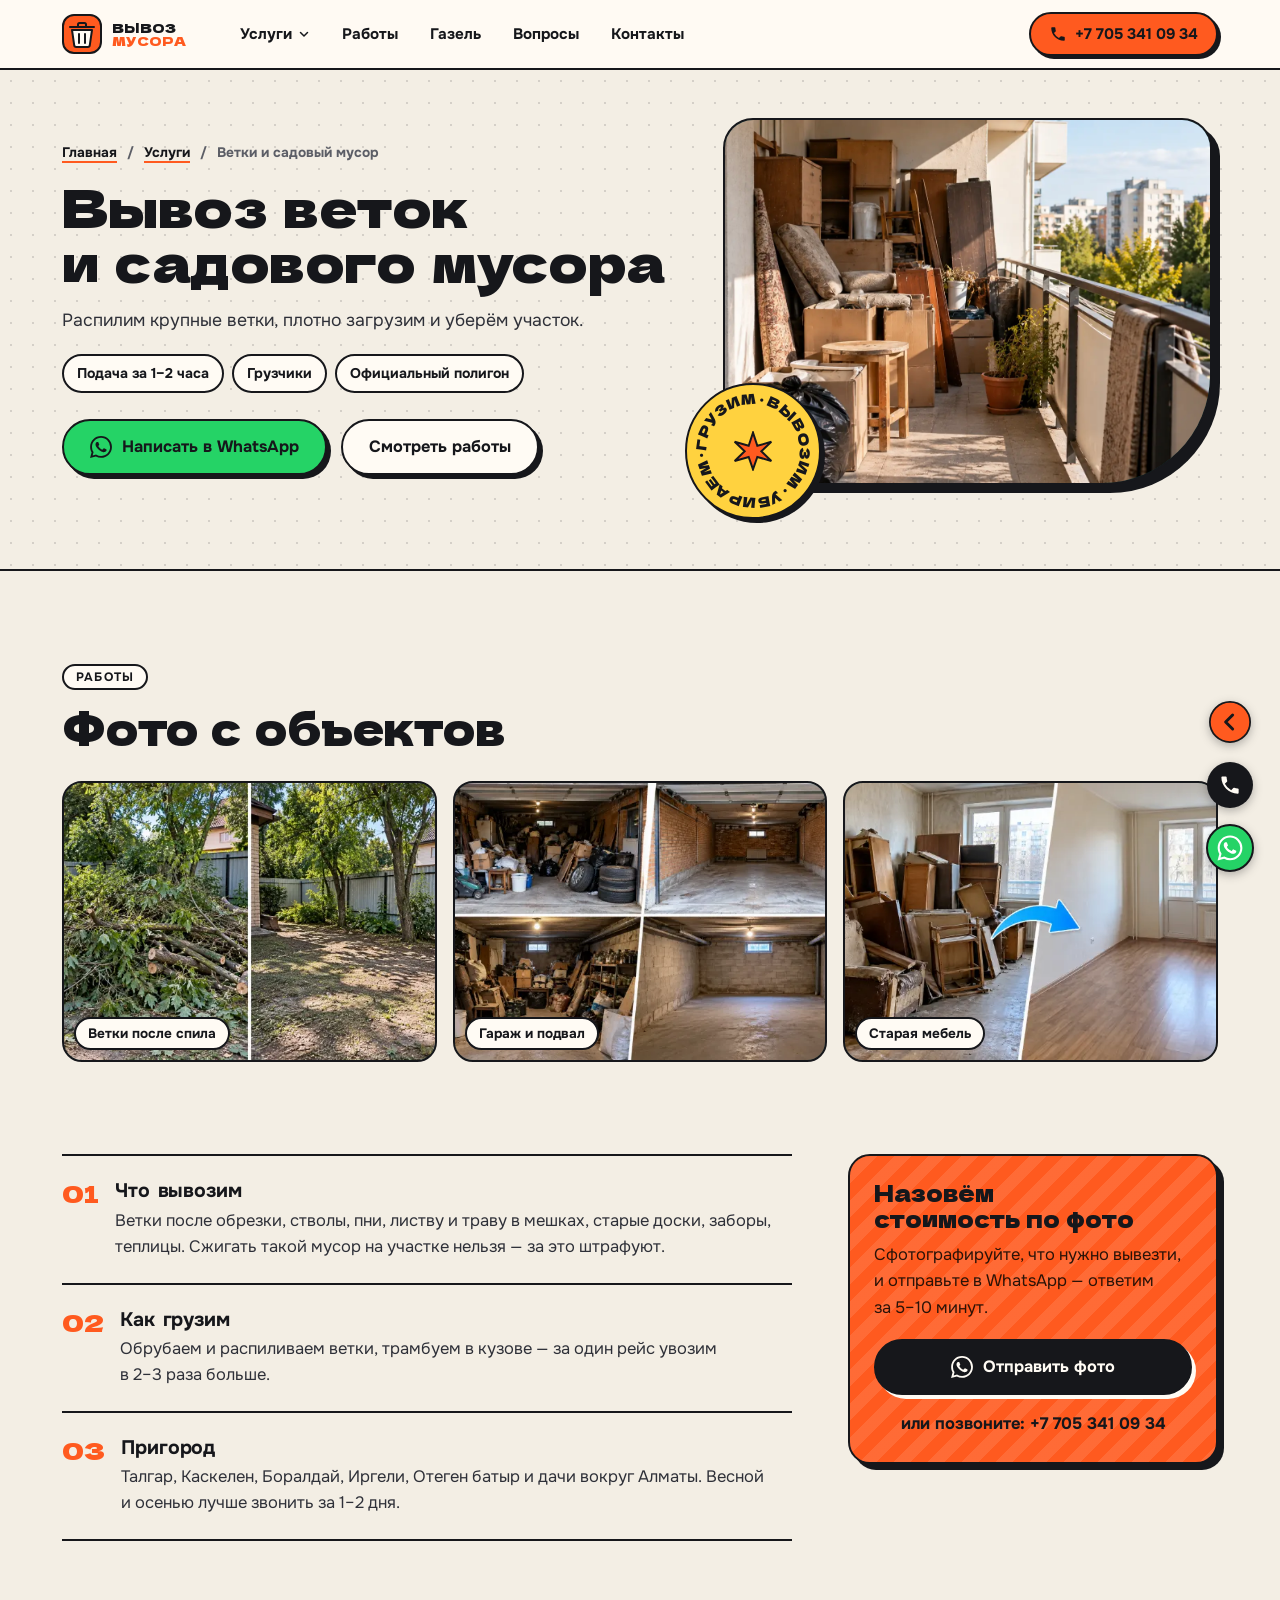
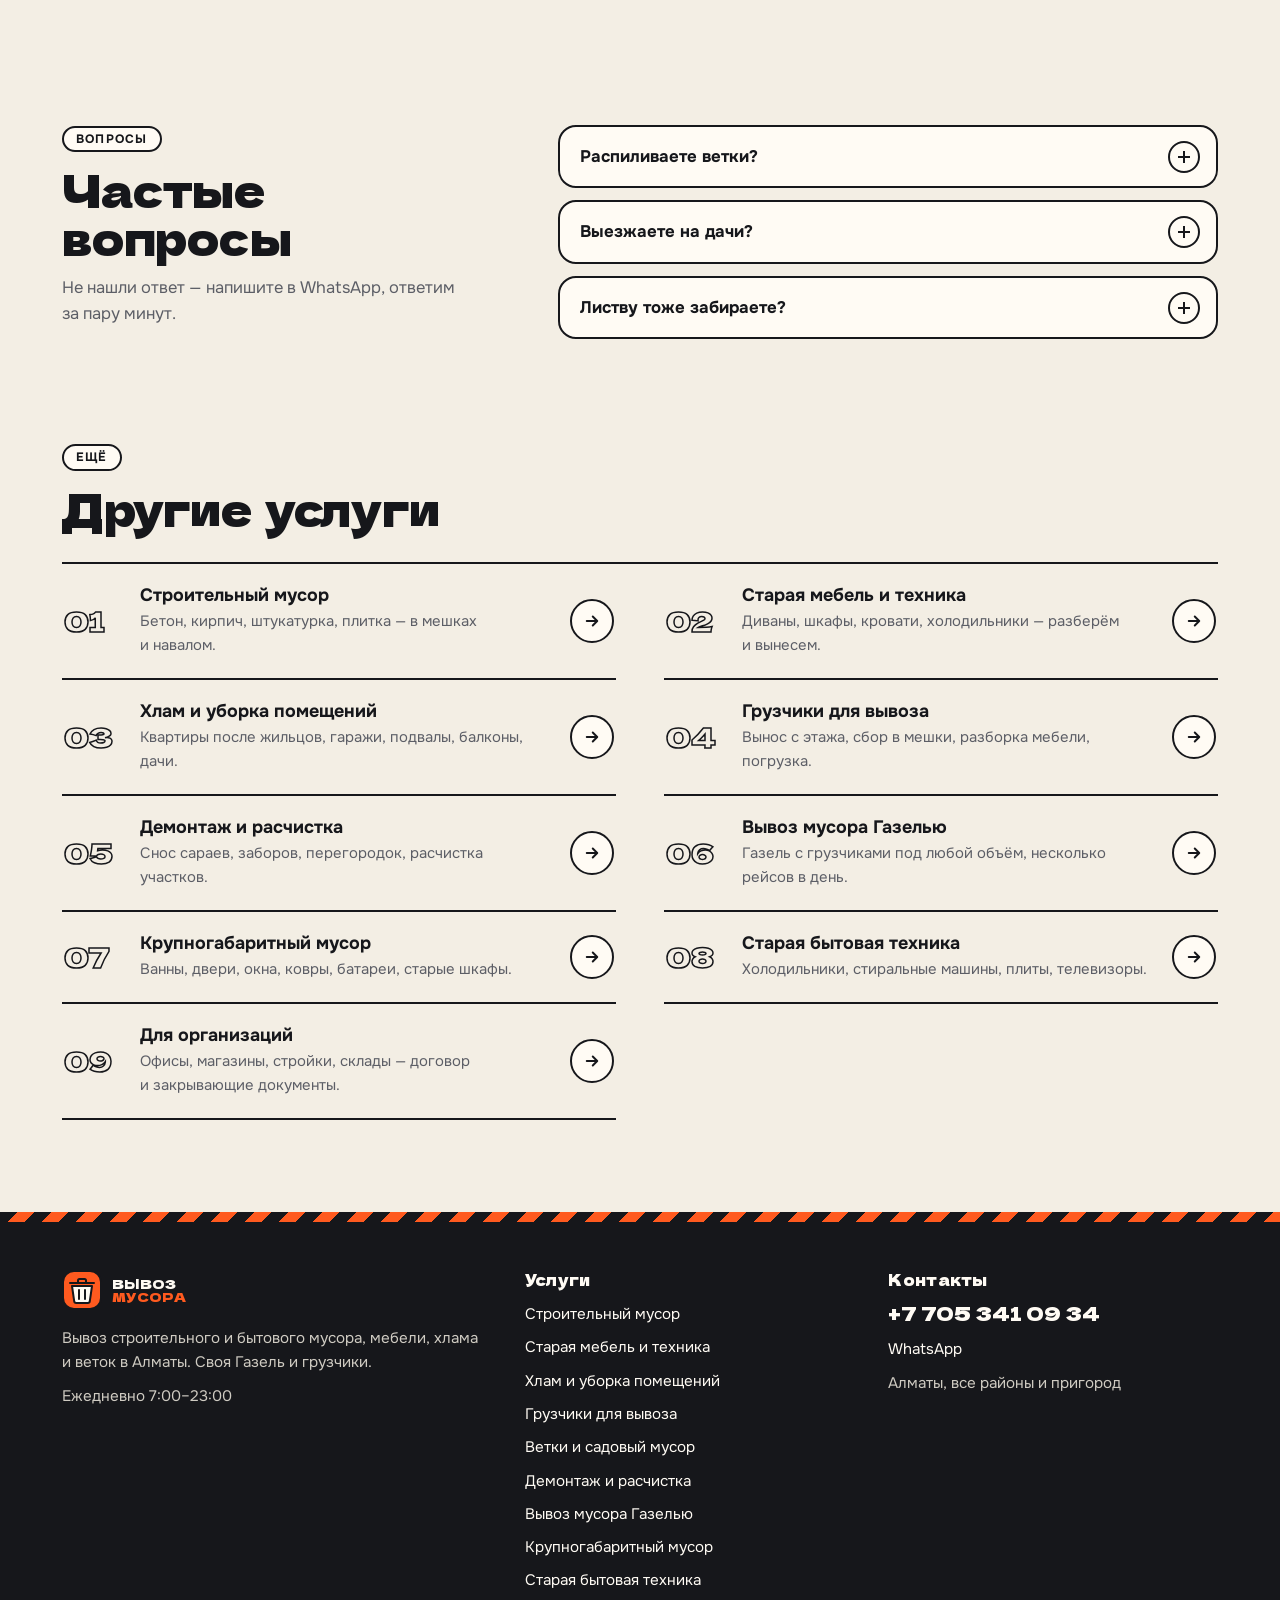
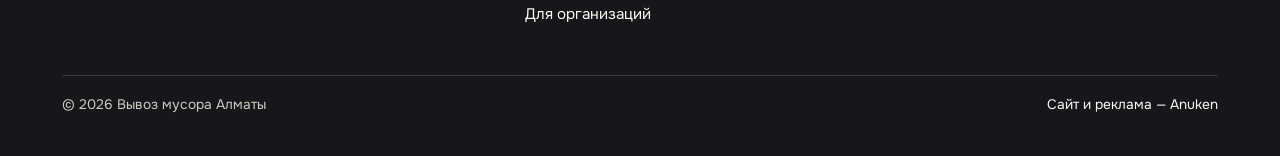
<file: uslugi/sadovyj-musor.html>
<!DOCTYPE html>
<html lang="ru">
<head>
<script async src="https://www.googletagmanager.com/gtag/js?id=AW-18490521260"></script>
<script>window.dataLayer=window.dataLayer||[];function gtag(){dataLayer.push(arguments);}gtag('js',new Date());gtag('config','AW-18490521260');</script>
<meta charset="utf-8">
<meta name="viewport" content="width=device-width, initial-scale=1, viewport-fit=cover">
<title>Вывоз веток и садового мусора в Алматы и пригороде</title>
<meta name="description" content="Вывоз веток, спиленных деревьев, листвы и садового мусора в Алматы, Талгаре, Каскелене и дачных массивах. Распил, погрузка, уборка участка.">
<link rel="canonical" href="https://qoqys.kz/uslugi/sadovyj-musor.html">
<meta name="theme-color" content="#FF5A1F">
<meta property="og:type" content="website">
<meta property="og:site_name" content="Вывоз мусора Алматы">
<meta property="og:locale" content="ru_RU">
<meta property="og:title" content="Вывоз веток и садового мусора в Алматы и пригороде">
<meta property="og:description" content="Вывоз веток, спиленных деревьев, листвы и садового мусора в Алматы, Талгаре, Каскелене и дачных массивах. Распил, погрузка, уборка участка.">
<meta property="og:url" content="https://qoqys.kz/uslugi/sadovyj-musor.html">
<meta property="og:image" content="https://qoqys.kz/images/og-banner.jpg">
<meta property="og:image:secure_url" content="https://qoqys.kz/images/og-banner.jpg">
<meta property="og:image:type" content="image/jpeg">
<meta property="og:image:width" content="1200">
<meta property="og:image:height" content="630">
<meta name="twitter:card" content="summary_large_image">
<meta name="twitter:image" content="https://qoqys.kz/images/og-banner.jpg">
<link rel="icon" type="image/png" href="../images/favicon.png">
<link rel="apple-touch-icon" href="../images/favicon.png">
<link rel="preload" as="font" type="font/woff2" href="../assets/fonts/dela-gothic-one-cyrillic-400-normal.woff2" crossorigin>
<link rel="preload" as="font" type="font/woff2" href="../assets/fonts/onest-cyrillic-400-normal.woff2" crossorigin>
<link rel="preload" as="image" href="../images/hero-4.webp" type="image/webp" fetchpriority="high">
<link rel="stylesheet" href="../assets/style.css">
<script>function imgFb(i){var p=i.parentNode,s=p&&p.tagName==='PICTURE'?p.querySelector('source'):null;if(s){p.removeChild(s);i.src=i.getAttribute('src');}else{i.onerror=null;i.classList.add('miss');}}</script>
<script type="application/ld+json">{"@context":"https://schema.org","@graph":[{"@type":"Service","@id":"https://qoqys.kz/uslugi/sadovyj-musor.html#service","name":"Вывоз веток и садового мусора","serviceType":"Ветки и садовый мусор","description":"Вывоз веток, спиленных деревьев, листвы и садового мусора в Алматы, Талгаре, Каскелене и дачных массивах. Распил, погрузка, уборка участка.","url":"https://qoqys.kz/uslugi/sadovyj-musor.html","provider":{"@id":"https://qoqys.kz/#org"},"areaServed":{"@type":"City","name":"Алматы"}},{"@type":"BreadcrumbList","itemListElement":[{"@type":"ListItem","position":1,"name":"Главная","item":"https://qoqys.kz/"},{"@type":"ListItem","position":2,"name":"Услуги","item":"https://qoqys.kz/#services"},{"@type":"ListItem","position":3,"name":"Ветки и садовый мусор","item":"https://qoqys.kz/uslugi/sadovyj-musor.html"}]},{"@type":"FAQPage","mainEntity":[{"@type":"Question","name":"Распиливаете ветки?","acceptedAnswer":{"@type":"Answer","text":"Да, бензопилой — чтобы вывезти всё за один рейс."}},{"@type":"Question","name":"Выезжаете на дачи?","acceptedAnswer":{"@type":"Answer","text":"Да, в пригород и дачные массивы вокруг Алматы."}},{"@type":"Question","name":"Листву тоже забираете?","acceptedAnswer":{"@type":"Answer","text":"Да, в мешках. Мешки привезём с собой."}}]}]}</script>
</head>
<body>
<header class="hd"><div class="wrap hd-in">
<a class="logo" href="../" aria-label="Вывоз мусора Алматы — на главную"><svg viewBox="0 0 40 40" aria-hidden="true"><rect x="1" y="1" width="38" height="38" rx="11" fill="#FF5A1F" stroke="#16171B" stroke-width="2"/><path d="M10 16h20l-2.2 15.2a2 2 0 0 1-2 1.8H14.2a2 2 0 0 1-2-1.8z" fill="#FFFBF4" stroke="#16171B" stroke-width="2" stroke-linejoin="round"/><path d="M8 13h24M16 13v-2.5a1.5 1.5 0 0 1 1.5-1.5h5a1.5 1.5 0 0 1 1.5 1.5V13" fill="none" stroke="#16171B" stroke-width="2" stroke-linecap="round"/><path d="M17 20v9M23 20v9" stroke="#16171B" stroke-width="2" stroke-linecap="round"/></svg><span>ВЫВОЗ<b>МУСОРА</b></span></a>
<nav class="nav" aria-label="Меню">
<div class="dd"><button class="dd-btn" type="button" aria-expanded="false" aria-haspopup="true">Услуги<svg viewBox="0 0 24 24" aria-hidden="true"><path fill="none" stroke="currentColor" stroke-width="3" stroke-linecap="round" stroke-linejoin="round" d="M5 9l7 7 7-7"/></svg></button><div class="dd-list"><a href="../uslugi/stroitelnyj-musor.html">Строительный мусор</a><a href="../uslugi/vyvoz-mebeli.html">Старая мебель и техника</a><a href="../uslugi/vyvoz-hlama.html">Хлам и уборка помещений</a><a href="../uslugi/gruzchiki.html">Грузчики для вывоза</a><a href="../uslugi/sadovyj-musor.html">Ветки и садовый мусор</a><a href="../uslugi/demontazh.html">Демонтаж и расчистка</a><a href="../uslugi/vyvoz-musora-gazelyu.html">Вывоз мусора Газелью</a><a href="../uslugi/krupnogabaritnyj-musor.html">Крупногабаритный мусор</a><a href="../uslugi/vyvoz-tehniki.html">Старая бытовая техника</a><a href="../uslugi/dlya-organizaciy.html">Для организаций</a></div></div>
<a href="../#works">Работы</a><a href="../#fleet">Газель</a><a href="../#faq">Вопросы</a><a href="#contacts">Контакты</a>
</nav>
<div class="hd-act">
<a class="hd-tel" href="tel:+77053410934" data-conv="call" aria-label="Позвонить +7 705 341 09 34"><svg viewBox="0 0 24 24" aria-hidden="true"><path fill="currentColor" d="M6.62 10.79a15.1 15.1 0 0 0 6.59 6.59l2.2-2.2a1 1 0 0 1 1.02-.24c1.12.37 2.33.57 3.57.57a1 1 0 0 1 1 1V20a1 1 0 0 1-1 1C10.61 21 3 13.39 3 4a1 1 0 0 1 1-1h3.5a1 1 0 0 1 1 1c0 1.25.2 2.45.57 3.57a1 1 0 0 1-.25 1.02l-2.2 2.2z"/></svg><span class="num">+7 705 341 09 34</span></a>
<button class="burger" type="button" data-menu-open aria-label="Меню" aria-controls="menu"><i></i></button>
</div></div></header>
<main>
<section class="hero dots hero-svc"><div class="wrap hero-in">
<div class="hero-txt"><ol class="crumbs"><li><a href="../">Главная</a></li><li><a href="../#services">Услуги</a></li><li aria-current="page">Ветки и садовый мусор</li></ol>
<h1>Вывоз веток и садового мусора</h1>
<p class="lead">Распилим крупные ветки, плотно загрузим и уберём участок.</p>
<ul class="chips"><li>Подача за <span class="nw">1–2 часа</span></li><li>Грузчики</li><li>Официальный полигон</li></ul>
<div class="cta"><a class="btn btn-wa" href="https://wa.me/77053410934?text=%D0%97%D0%B4%D1%80%D0%B0%D0%B2%D1%81%D1%82%D0%B2%D1%83%D0%B9%D1%82%D0%B5%21%20%D0%9D%D1%83%D0%B6%D0%BD%D0%BE%3A%20%D0%B2%D0%B5%D1%82%D0%BA%D0%B8%20%D0%B8%20%D1%81%D0%B0%D0%B4%D0%BE%D0%B2%D1%8B%D0%B9%20%D0%BC%D1%83%D1%81%D0%BE%D1%80.%20%D0%90%D0%BB%D0%BC%D0%B0%D1%82%D1%8B.%20%D0%9E%D1%82%D0%BF%D1%80%D0%B0%D0%B2%D0%BB%D1%8F%D1%8E%20%D1%84%D0%BE%D1%82%D0%BE." data-conv="whatsapp" target="_blank" rel="noopener"><svg viewBox="0 0 24 24" aria-hidden="true"><path fill="currentColor" d="M17.47 14.38c-.3-.15-1.76-.87-2.03-.97-.27-.1-.47-.15-.67.15-.2.3-.77.97-.94 1.16-.17.2-.35.22-.64.07-.3-.15-1.26-.46-2.39-1.47-.88-.79-1.48-1.76-1.65-2.06-.17-.3-.02-.46.13-.6.13-.14.3-.35.45-.52.15-.18.2-.3.3-.5.1-.2.05-.37-.03-.52-.07-.15-.67-1.61-.92-2.2-.24-.58-.49-.5-.67-.51h-.57c-.2 0-.52.07-.79.37-.27.3-1.04 1.02-1.04 2.48 0 1.46 1.07 2.88 1.21 3.07.15.2 2.1 3.2 5.08 4.49.71.3 1.26.49 1.7.62.71.23 1.36.2 1.87.12.57-.09 1.76-.72 2-1.41.25-.7.25-1.29.18-1.41-.08-.13-.28-.2-.57-.35zM12.05 21.8h-.01a9.87 9.87 0 0 1-5.03-1.38l-.36-.21-3.74.98 1-3.65-.24-.37a9.86 9.86 0 0 1-1.51-5.26c0-5.45 4.44-9.88 9.89-9.88 2.64 0 5.12 1.03 6.99 2.9a9.83 9.83 0 0 1 2.89 6.99c0 5.45-4.44 9.88-9.88 9.88zm8.41-18.3A11.82 11.82 0 0 0 12.05 0C5.5 0 .16 5.34.16 11.89c0 2.1.55 4.14 1.59 5.95L.06 24l6.3-1.65a11.88 11.88 0 0 0 5.68 1.45h.01c6.55 0 11.89-5.34 11.89-11.89 0-3.18-1.24-6.16-3.48-8.41z"/></svg>Написать в WhatsApp</a><a class="btn btn-line" href="#works">Смотреть работы</a></div>
</div>
<div class="hero-pic"><div class="frame"><picture><source type="image/webp" srcset="../images/hero-4.webp"><img src="../images/hero-4.jpg" width="1600" height="900" alt="" fetchpriority="high" decoding="async" onload="this.classList.add('ok')" onerror="imgFb(this)"></picture></div><div class="sticker" aria-hidden="true"><svg class="ring" viewBox="0 0 100 100"><defs><path id="rp" d="M50 50m-39 0a39 39 0 1 1 78 0a39 39 0 1 1-78 0"/></defs><text><textPath href="#rp" textLength="244">ГРУЗИМ · ВЫВОЗИМ · УБИРАЕМ · </textPath></text></svg><svg class="core" viewBox="0 0 24 24"><path fill="#FF5A1F" stroke="#16171B" stroke-width="1.2" d="M12 1l2.6 7.9L23 6.5l-6 5.7L23 18l-8.4-2.4L12 23l-2.6-7.4L1 18l6-5.8L1 6.5l8.4 2.4z"/></svg></div></div>
</div></section>
<section class="sec" id="works"><div class="wrap">
<div class="sh"><div><span class="kick">Работы</span><h2>Фото с объектов</h2></div></div>
<div class="strip"><figure class="ph"><picture><source type="image/webp" srcset="../images/portfolio/05-vetki.webp"><img src="../images/portfolio/05-vetki.jpg" width="640" height="400" alt="Ветки после спила" loading="lazy" decoding="async" onload="this.classList.add('ok')" onerror="imgFb(this)"></picture><figcaption>Ветки после спила</figcaption></figure><figure class="ph"><picture><source type="image/webp" srcset="../images/portfolio/03-rasschistka-garazha.webp"><img src="../images/portfolio/03-rasschistka-garazha.jpg" width="640" height="400" alt="Гараж и подвал" loading="lazy" decoding="async" onload="this.classList.add('ok')" onerror="imgFb(this)"></picture><figcaption>Гараж и подвал</figcaption></figure><figure class="ph"><picture><source type="image/webp" srcset="../images/portfolio/02-vyvoz-mebeli.webp"><img src="../images/portfolio/02-vyvoz-mebeli.jpg" width="640" height="400" alt="Старая мебель" loading="lazy" decoding="async" onload="this.classList.add('ok')" onerror="imgFb(this)"></picture><figcaption>Старая мебель</figcaption></figure></div></div></section>
<section class="sec" style="padding-top:0"><div class="wrap sb">
<article><div class="blk"><span class="n">01</span><h2>Что вывозим</h2><p>Ветки после обрезки, стволы, пни, листву и траву в мешках, старые доски, заборы, теплицы. Сжигать такой мусор на участке нельзя — за это штрафуют.</p></div><div class="blk"><span class="n">02</span><h2>Как грузим</h2><p>Обрубаем и распиливаем ветки, трамбуем в кузове — за один рейс увозим в <span class="nw">2–3 раза</span> больше.</p></div><div class="blk"><span class="n">03</span><h2>Пригород</h2><p>Талгар, Каскелен, Боралдай, Иргели, Отеген батыр и дачи вокруг Алматы. Весной и осенью лучше звонить за <span class="nw">1–2 дня.</span></p></div></article>
<aside class="order"><h3>Назовём стоимость по фото</h3><p>Сфотографируйте, что нужно вывезти, и отправьте в WhatsApp — ответим за <span class="nw">5–10 минут.</span></p>
<a class="btn btn-ink" href="https://wa.me/77053410934?text=%D0%97%D0%B4%D1%80%D0%B0%D0%B2%D1%81%D1%82%D0%B2%D1%83%D0%B9%D1%82%D0%B5%21%20%D0%9D%D1%83%D0%B6%D0%BD%D0%BE%3A%20%D0%B2%D0%B5%D1%82%D0%BA%D0%B8%20%D0%B8%20%D1%81%D0%B0%D0%B4%D0%BE%D0%B2%D1%8B%D0%B9%20%D0%BC%D1%83%D1%81%D0%BE%D1%80.%20%D0%90%D0%BB%D0%BC%D0%B0%D1%82%D1%8B.%20%D0%9E%D1%82%D0%BF%D1%80%D0%B0%D0%B2%D0%BB%D1%8F%D1%8E%20%D1%84%D0%BE%D1%82%D0%BE." data-conv="whatsapp" target="_blank" rel="noopener"><svg viewBox="0 0 24 24" aria-hidden="true"><path fill="currentColor" d="M17.47 14.38c-.3-.15-1.76-.87-2.03-.97-.27-.1-.47-.15-.67.15-.2.3-.77.97-.94 1.16-.17.2-.35.22-.64.07-.3-.15-1.26-.46-2.39-1.47-.88-.79-1.48-1.76-1.65-2.06-.17-.3-.02-.46.13-.6.13-.14.3-.35.45-.52.15-.18.2-.3.3-.5.1-.2.05-.37-.03-.52-.07-.15-.67-1.61-.92-2.2-.24-.58-.49-.5-.67-.51h-.57c-.2 0-.52.07-.79.37-.27.3-1.04 1.02-1.04 2.48 0 1.46 1.07 2.88 1.21 3.07.15.2 2.1 3.2 5.08 4.49.71.3 1.26.49 1.7.62.71.23 1.36.2 1.87.12.57-.09 1.76-.72 2-1.41.25-.7.25-1.29.18-1.41-.08-.13-.28-.2-.57-.35zM12.05 21.8h-.01a9.87 9.87 0 0 1-5.03-1.38l-.36-.21-3.74.98 1-3.65-.24-.37a9.86 9.86 0 0 1-1.51-5.26c0-5.45 4.44-9.88 9.89-9.88 2.64 0 5.12 1.03 6.99 2.9a9.83 9.83 0 0 1 2.89 6.99c0 5.45-4.44 9.88-9.88 9.88zm8.41-18.3A11.82 11.82 0 0 0 12.05 0C5.5 0 .16 5.34.16 11.89c0 2.1.55 4.14 1.59 5.95L.06 24l6.3-1.65a11.88 11.88 0 0 0 5.68 1.45h.01c6.55 0 11.89-5.34 11.89-11.89 0-3.18-1.24-6.16-3.48-8.41z"/></svg>Отправить фото</a>
<a class="tel" href="tel:+77053410934" data-conv="call">или позвоните: +7 705 341 09 34</a></aside>
</div></section>
<section class="sec" id="faq"><div class="wrap faq-grid"><div><span class="kick">Вопросы</span><h2>Частые вопросы</h2><p style="margin-top:14px;color:var(--mut)">Не нашли ответ — напишите в WhatsApp, ответим за пару минут.</p></div><div class="faq"><details><summary>Распиливаете ветки?</summary><div class="ans"><p>Да, бензопилой — чтобы вывезти всё за один рейс.</p></div></details><details><summary>Выезжаете на дачи?</summary><div class="ans"><p>Да, в пригород и дачные массивы вокруг Алматы.</p></div></details><details><summary>Листву тоже забираете?</summary><div class="ans"><p>Да, в мешках. Мешки привезём с собой.</p></div></details></div></div></section>
<section class="sec" style="padding-top:0"><div class="wrap"><div class="sh"><div><span class="kick">Ещё</span><h2>Другие услуги</h2></div></div><div class="slist"><a class="sl" href="../uslugi/stroitelnyj-musor.html"><span class="sl-n">01</span><span><span class="sl-t">Строительный мусор</span><span class="sl-d">Бетон, кирпич, штукатурка, плитка — в мешках и навалом.</span></span><span class="sl-go"><svg viewBox="0 0 24 24" aria-hidden="true"><path fill="none" stroke="currentColor" stroke-width="2.6" stroke-linecap="round" stroke-linejoin="round" d="M5 12h13M13 6l6 6-6 6"/></svg></span></a><a class="sl" href="../uslugi/vyvoz-mebeli.html"><span class="sl-n">02</span><span><span class="sl-t">Старая мебель и техника</span><span class="sl-d">Диваны, шкафы, кровати, холодильники — разберём и вынесем.</span></span><span class="sl-go"><svg viewBox="0 0 24 24" aria-hidden="true"><path fill="none" stroke="currentColor" stroke-width="2.6" stroke-linecap="round" stroke-linejoin="round" d="M5 12h13M13 6l6 6-6 6"/></svg></span></a><a class="sl" href="../uslugi/vyvoz-hlama.html"><span class="sl-n">03</span><span><span class="sl-t">Хлам и уборка помещений</span><span class="sl-d">Квартиры после жильцов, гаражи, подвалы, балконы, дачи.</span></span><span class="sl-go"><svg viewBox="0 0 24 24" aria-hidden="true"><path fill="none" stroke="currentColor" stroke-width="2.6" stroke-linecap="round" stroke-linejoin="round" d="M5 12h13M13 6l6 6-6 6"/></svg></span></a><a class="sl" href="../uslugi/gruzchiki.html"><span class="sl-n">04</span><span><span class="sl-t">Грузчики для вывоза</span><span class="sl-d">Вынос с этажа, сбор в мешки, разборка мебели, погрузка.</span></span><span class="sl-go"><svg viewBox="0 0 24 24" aria-hidden="true"><path fill="none" stroke="currentColor" stroke-width="2.6" stroke-linecap="round" stroke-linejoin="round" d="M5 12h13M13 6l6 6-6 6"/></svg></span></a><a class="sl" href="../uslugi/demontazh.html"><span class="sl-n">05</span><span><span class="sl-t">Демонтаж и расчистка</span><span class="sl-d">Снос сараев, заборов, перегородок, расчистка участков.</span></span><span class="sl-go"><svg viewBox="0 0 24 24" aria-hidden="true"><path fill="none" stroke="currentColor" stroke-width="2.6" stroke-linecap="round" stroke-linejoin="round" d="M5 12h13M13 6l6 6-6 6"/></svg></span></a><a class="sl" href="../uslugi/vyvoz-musora-gazelyu.html"><span class="sl-n">06</span><span><span class="sl-t">Вывоз мусора Газелью</span><span class="sl-d">Газель с грузчиками под любой объём, несколько рейсов в день.</span></span><span class="sl-go"><svg viewBox="0 0 24 24" aria-hidden="true"><path fill="none" stroke="currentColor" stroke-width="2.6" stroke-linecap="round" stroke-linejoin="round" d="M5 12h13M13 6l6 6-6 6"/></svg></span></a><a class="sl" href="../uslugi/krupnogabaritnyj-musor.html"><span class="sl-n">07</span><span><span class="sl-t">Крупногабаритный мусор</span><span class="sl-d">Ванны, двери, окна, ковры, батареи, старые шкафы.</span></span><span class="sl-go"><svg viewBox="0 0 24 24" aria-hidden="true"><path fill="none" stroke="currentColor" stroke-width="2.6" stroke-linecap="round" stroke-linejoin="round" d="M5 12h13M13 6l6 6-6 6"/></svg></span></a><a class="sl" href="../uslugi/vyvoz-tehniki.html"><span class="sl-n">08</span><span><span class="sl-t">Старая бытовая техника</span><span class="sl-d">Холодильники, стиральные машины, плиты, телевизоры.</span></span><span class="sl-go"><svg viewBox="0 0 24 24" aria-hidden="true"><path fill="none" stroke="currentColor" stroke-width="2.6" stroke-linecap="round" stroke-linejoin="round" d="M5 12h13M13 6l6 6-6 6"/></svg></span></a><a class="sl" href="../uslugi/dlya-organizaciy.html"><span class="sl-n">09</span><span><span class="sl-t">Для организаций</span><span class="sl-d">Офисы, магазины, стройки, склады — договор и закрывающие документы.</span></span><span class="sl-go"><svg viewBox="0 0 24 24" aria-hidden="true"><path fill="none" stroke="currentColor" stroke-width="2.6" stroke-linecap="round" stroke-linejoin="round" d="M5 12h13M13 6l6 6-6 6"/></svg></span></a></div></div></section>
</main>
<footer class="ft" id="contacts"><div class="wrap">
<div class="ft-grid">
<div><a class="logo" href="../" aria-label="Вывоз мусора Алматы — на главную"><svg viewBox="0 0 40 40" aria-hidden="true"><rect x="1" y="1" width="38" height="38" rx="11" fill="#FF5A1F" stroke="#16171B" stroke-width="2"/><path d="M10 16h20l-2.2 15.2a2 2 0 0 1-2 1.8H14.2a2 2 0 0 1-2-1.8z" fill="#FFFBF4" stroke="#16171B" stroke-width="2" stroke-linejoin="round"/><path d="M8 13h24M16 13v-2.5a1.5 1.5 0 0 1 1.5-1.5h5a1.5 1.5 0 0 1 1.5 1.5V13" fill="none" stroke="#16171B" stroke-width="2" stroke-linecap="round"/><path d="M17 20v9M23 20v9" stroke="#16171B" stroke-width="2" stroke-linecap="round"/></svg><span>ВЫВОЗ<b>МУСОРА</b></span></a><p>Вывоз строительного и бытового мусора, мебели, хлама и веток в Алматы. Своя Газель и грузчики.</p><p style="margin-top:10px">Ежедневно 7:00–23:00</p></div>
<div><h3>Услуги</h3><ul><li><a href="../uslugi/stroitelnyj-musor.html">Строительный мусор</a></li><li><a href="../uslugi/vyvoz-mebeli.html">Старая мебель и техника</a></li><li><a href="../uslugi/vyvoz-hlama.html">Хлам и уборка помещений</a></li><li><a href="../uslugi/gruzchiki.html">Грузчики для вывоза</a></li><li><a href="../uslugi/sadovyj-musor.html">Ветки и садовый мусор</a></li><li><a href="../uslugi/demontazh.html">Демонтаж и расчистка</a></li><li><a href="../uslugi/vyvoz-musora-gazelyu.html">Вывоз мусора Газелью</a></li><li><a href="../uslugi/krupnogabaritnyj-musor.html">Крупногабаритный мусор</a></li><li><a href="../uslugi/vyvoz-tehniki.html">Старая бытовая техника</a></li><li><a href="../uslugi/dlya-organizaciy.html">Для организаций</a></li></ul></div>
<div><h3>Контакты</h3><ul>
<li><a class="big" href="tel:+77053410934" data-conv="call">+7 705 341 09 34</a></li>
<li><a href="https://wa.me/77053410934?text=%D0%97%D0%B4%D1%80%D0%B0%D0%B2%D1%81%D1%82%D0%B2%D1%83%D0%B9%D1%82%D0%B5%21%20%D0%9D%D1%83%D0%B6%D0%B5%D0%BD%20%D0%B2%D1%8B%D0%B2%D0%BE%D0%B7%20%D0%BC%D1%83%D1%81%D0%BE%D1%80%D0%B0%20%D0%B2%20%D0%90%D0%BB%D0%BC%D0%B0%D1%82%D1%8B.%20%D0%9E%D1%82%D0%BF%D1%80%D0%B0%D0%B2%D0%BB%D1%8F%D1%8E%20%D1%84%D0%BE%D1%82%D0%BE." data-conv="whatsapp" target="_blank" rel="noopener">WhatsApp</a></li>
<li>Алматы, все районы и пригород</li>
</ul></div>
</div>
<div class="ft-bot"><span>© 2026 Вывоз мусора Алматы</span><a href="https://wa.me/77074534518" target="_blank" rel="noopener">Сайт и реклама — Anuken</a></div>
</div></footer>
<div class="menu" id="menu" aria-hidden="true"><div class="menu-p" role="dialog" aria-modal="true" aria-label="Меню">
<div class="menu-h"><a class="logo" href="../" aria-label="Вывоз мусора Алматы — на главную"><svg viewBox="0 0 40 40" aria-hidden="true"><rect x="1" y="1" width="38" height="38" rx="11" fill="#FF5A1F" stroke="#16171B" stroke-width="2"/><path d="M10 16h20l-2.2 15.2a2 2 0 0 1-2 1.8H14.2a2 2 0 0 1-2-1.8z" fill="#FFFBF4" stroke="#16171B" stroke-width="2" stroke-linejoin="round"/><path d="M8 13h24M16 13v-2.5a1.5 1.5 0 0 1 1.5-1.5h5a1.5 1.5 0 0 1 1.5 1.5V13" fill="none" stroke="#16171B" stroke-width="2" stroke-linecap="round"/><path d="M17 20v9M23 20v9" stroke="#16171B" stroke-width="2" stroke-linecap="round"/></svg><span>ВЫВОЗ<b>МУСОРА</b></span></a><button class="menu-x" type="button" data-menu-close>✕ ЗАКРЫТЬ</button></div>
<p class="menu-t">Разделы</p><div class="tiles"><a href="../">Главная</a><a href="../#services">Услуги</a><a href="../#fleet">Газель</a><a href="../#faq">Вопросы</a></div>
<p class="menu-t">Услуги</p><ul class="mlist"><li><a href="../uslugi/stroitelnyj-musor.html">Строительный мусор</a></li><li><a href="../uslugi/vyvoz-mebeli.html">Старая мебель и техника</a></li><li><a href="../uslugi/vyvoz-hlama.html">Хлам и уборка помещений</a></li><li><a href="../uslugi/gruzchiki.html">Грузчики для вывоза</a></li><li><a href="../uslugi/sadovyj-musor.html" aria-current="page">Ветки и садовый мусор</a></li><li><a href="../uslugi/demontazh.html">Демонтаж и расчистка</a></li><li><a href="../uslugi/vyvoz-musora-gazelyu.html">Вывоз мусора Газелью</a></li><li><a href="../uslugi/krupnogabaritnyj-musor.html">Крупногабаритный мусор</a></li><li><a href="../uslugi/vyvoz-tehniki.html">Старая бытовая техника</a></li><li><a href="../uslugi/dlya-organizaciy.html">Для организаций</a></li></ul>
<p class="menu-t">Телефон</p><div class="mcont"><a href="tel:+77053410934" data-conv="call">+7 705 341 09 34</a><p>Ежедневно 7:00–23:00 · Алматы и пригород</p></div>
</div></div>
<nav class="bar" aria-label="Разделы"><a href="../">Главная</a><a href="#works">Фото</a><a href="#faq">Вопросы</a><a href="../#services">Услуги</a></nav>
<div class="float">
<button class="f-small" type="button" data-back="../" aria-label="Назад" title="Назад"><svg viewBox="0 0 48 48" aria-hidden="true"><circle cx="24" cy="24" r="23" fill="#FF5A1F" stroke="#16171B" stroke-width="2"/><path fill="none" stroke="#16171B" stroke-width="3.4" stroke-linecap="round" stroke-linejoin="round" d="M27 16l-8 8 8 8"/></svg></button><button class="f-up f-small" type="button" data-up aria-label="Наверх" title="Наверх"><svg viewBox="0 0 48 48" aria-hidden="true"><circle cx="24" cy="24" r="23" fill="#FF5A1F" stroke="#16171B" stroke-width="2"/><path fill="none" stroke="#16171B" stroke-width="3.4" stroke-linecap="round" stroke-linejoin="round" d="M16 27l8-8 8 8"/></svg></button>
<a href="tel:+77053410934" data-conv="call" aria-label="Позвонить" title="Позвонить"><svg viewBox="0 0 48 48" aria-hidden="true"><circle cx="24" cy="24" r="23" fill="#16171B"/><g transform="translate(12.5 12.5) scale(.96)"><path fill="#FFFBF4" d="M6.62 10.79a15.1 15.1 0 0 0 6.59 6.59l2.2-2.2a1 1 0 0 1 1.02-.24c1.12.37 2.33.57 3.57.57a1 1 0 0 1 1 1V20a1 1 0 0 1-1 1C10.61 21 3 13.39 3 4a1 1 0 0 1 1-1h3.5a1 1 0 0 1 1 1c0 1.25.2 2.45.57 3.57a1 1 0 0 1-.25 1.02l-2.2 2.2z"/></g></svg></a>
<a href="https://wa.me/77053410934?text=%D0%97%D0%B4%D1%80%D0%B0%D0%B2%D1%81%D1%82%D0%B2%D1%83%D0%B9%D1%82%D0%B5%21%20%D0%9D%D1%83%D0%B6%D0%BD%D0%BE%3A%20%D0%B2%D0%B5%D1%82%D0%BA%D0%B8%20%D0%B8%20%D1%81%D0%B0%D0%B4%D0%BE%D0%B2%D1%8B%D0%B9%20%D0%BC%D1%83%D1%81%D0%BE%D1%80.%20%D0%90%D0%BB%D0%BC%D0%B0%D1%82%D1%8B.%20%D0%9E%D1%82%D0%BF%D1%80%D0%B0%D0%B2%D0%BB%D1%8F%D1%8E%20%D1%84%D0%BE%D1%82%D0%BE." data-conv="whatsapp" target="_blank" rel="noopener" aria-label="WhatsApp" title="WhatsApp"><svg viewBox="0 0 48 48" aria-hidden="true"><circle cx="24" cy="24" r="23" fill="#25D366" stroke="#16171B" stroke-width="2"/><g transform="translate(11.5 11.5) scale(1.04)"><path fill="#fff" d="M17.47 14.38c-.3-.15-1.76-.87-2.03-.97-.27-.1-.47-.15-.67.15-.2.3-.77.97-.94 1.16-.17.2-.35.22-.64.07-.3-.15-1.26-.46-2.39-1.47-.88-.79-1.48-1.76-1.65-2.06-.17-.3-.02-.46.13-.6.13-.14.3-.35.45-.52.15-.18.2-.3.3-.5.1-.2.05-.37-.03-.52-.07-.15-.67-1.61-.92-2.2-.24-.58-.49-.5-.67-.51h-.57c-.2 0-.52.07-.79.37-.27.3-1.04 1.02-1.04 2.48 0 1.46 1.07 2.88 1.21 3.07.15.2 2.1 3.2 5.08 4.49.71.3 1.26.49 1.7.62.71.23 1.36.2 1.87.12.57-.09 1.76-.72 2-1.41.25-.7.25-1.29.18-1.41-.08-.13-.28-.2-.57-.35zM12.05 21.8h-.01a9.87 9.87 0 0 1-5.03-1.38l-.36-.21-3.74.98 1-3.65-.24-.37a9.86 9.86 0 0 1-1.51-5.26c0-5.45 4.44-9.88 9.89-9.88 2.64 0 5.12 1.03 6.99 2.9a9.83 9.83 0 0 1 2.89 6.99c0 5.45-4.44 9.88-9.88 9.88zm8.41-18.3A11.82 11.82 0 0 0 12.05 0C5.5 0 .16 5.34.16 11.89c0 2.1.55 4.14 1.59 5.95L.06 24l6.3-1.65a11.88 11.88 0 0 0 5.68 1.45h.01c6.55 0 11.89-5.34 11.89-11.89 0-3.18-1.24-6.16-3.48-8.41z"/></g></svg></a>
</div>
<script src="../assets/app.js?v=20261031" defer></script>
</body>
</html>
</file>
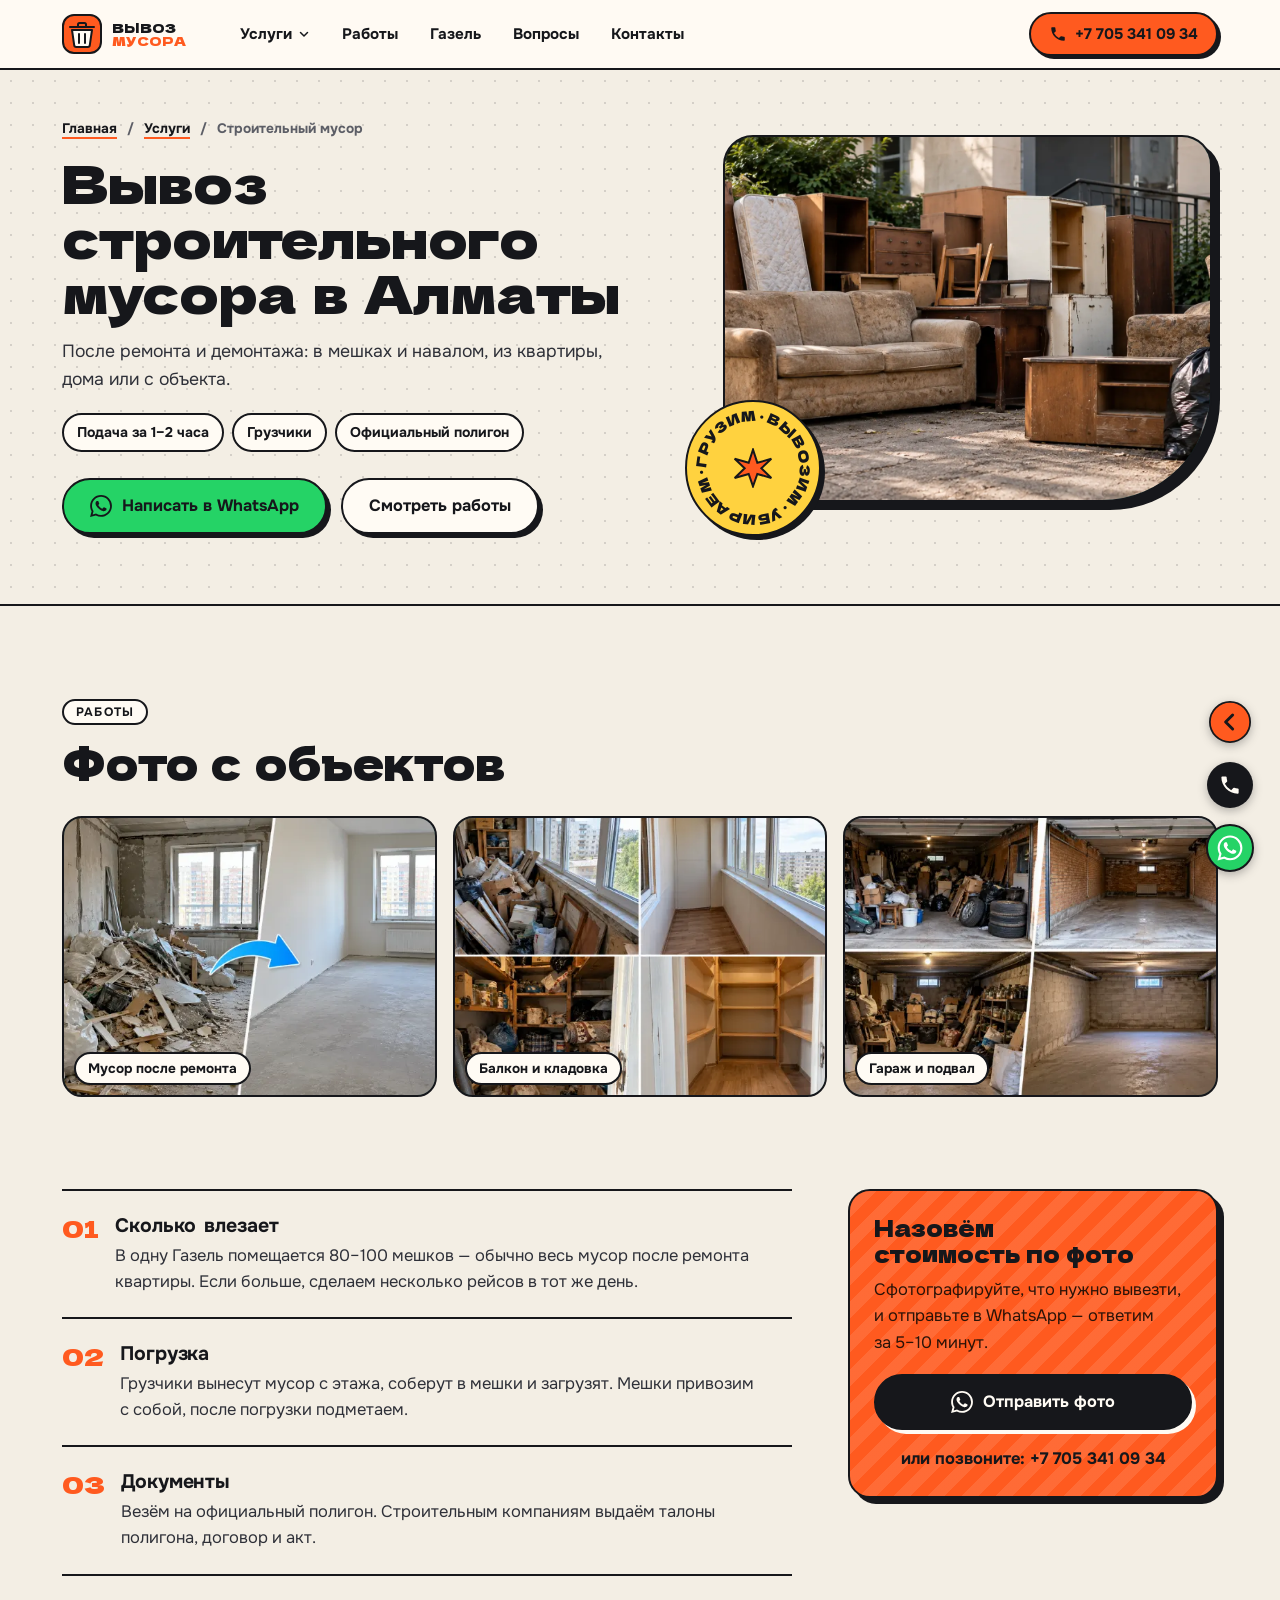
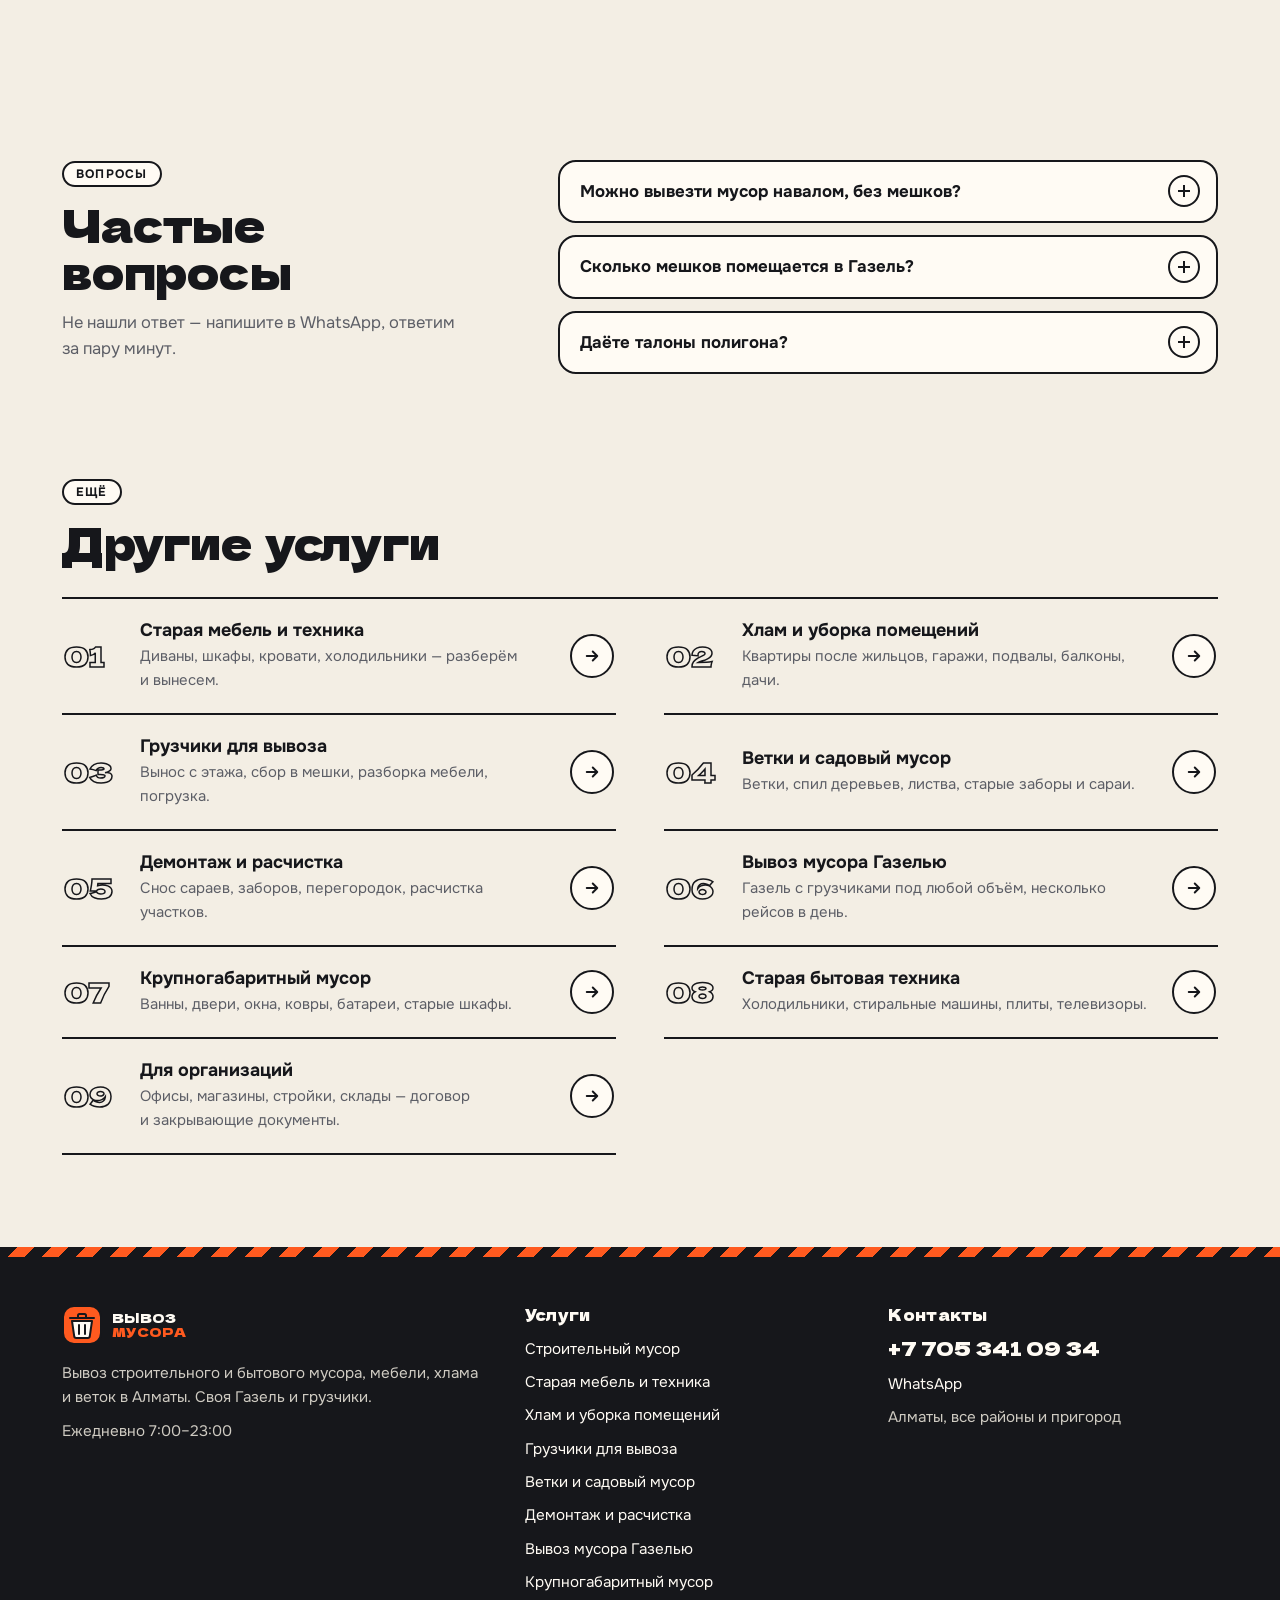
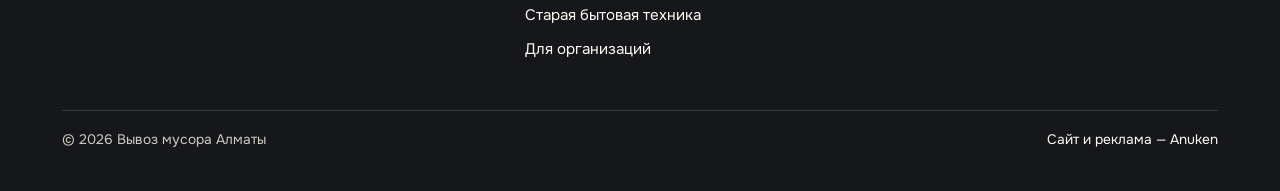
<file: uslugi/stroitelnyj-musor.html>
<!DOCTYPE html>
<html lang="ru">
<head>
<script async src="https://www.googletagmanager.com/gtag/js?id=AW-18490521260"></script>
<script>window.dataLayer=window.dataLayer||[];function gtag(){dataLayer.push(arguments);}gtag('js',new Date());gtag('config','AW-18490521260');</script>
<meta charset="utf-8">
<meta name="viewport" content="width=device-width, initial-scale=1, viewport-fit=cover">
<title>Вывоз строительного мусора в Алматы — Газель с грузчиками</title>
<meta name="description" content="Вывоз строительного мусора в Алматы после ремонта и демонтажа. Газель с грузчиками, мешки и навалом, вынос с этажа. Талоны полигона для организаций.">
<link rel="canonical" href="https://qoqys.kz/uslugi/stroitelnyj-musor.html">
<meta name="theme-color" content="#FF5A1F">
<meta property="og:type" content="website">
<meta property="og:site_name" content="Вывоз мусора Алматы">
<meta property="og:locale" content="ru_RU">
<meta property="og:title" content="Вывоз строительного мусора в Алматы — Газель с грузчиками">
<meta property="og:description" content="Вывоз строительного мусора в Алматы после ремонта и демонтажа. Газель с грузчиками, мешки и навалом, вынос с этажа. Талоны полигона для организаций.">
<meta property="og:url" content="https://qoqys.kz/uslugi/stroitelnyj-musor.html">
<meta property="og:image" content="https://qoqys.kz/images/og-banner.jpg">
<meta property="og:image:secure_url" content="https://qoqys.kz/images/og-banner.jpg">
<meta property="og:image:type" content="image/jpeg">
<meta property="og:image:width" content="1200">
<meta property="og:image:height" content="630">
<meta name="twitter:card" content="summary_large_image">
<meta name="twitter:image" content="https://qoqys.kz/images/og-banner.jpg">
<link rel="icon" type="image/png" href="../images/favicon.png">
<link rel="apple-touch-icon" href="../images/favicon.png">
<link rel="preload" as="font" type="font/woff2" href="../assets/fonts/dela-gothic-one-cyrillic-400-normal.woff2" crossorigin>
<link rel="preload" as="font" type="font/woff2" href="../assets/fonts/onest-cyrillic-400-normal.woff2" crossorigin>
<link rel="preload" as="image" href="../images/hero-2.webp" type="image/webp" fetchpriority="high">
<link rel="stylesheet" href="../assets/style.css">
<script>function imgFb(i){var p=i.parentNode,s=p&&p.tagName==='PICTURE'?p.querySelector('source'):null;if(s){p.removeChild(s);i.src=i.getAttribute('src');}else{i.onerror=null;i.classList.add('miss');}}</script>
<script type="application/ld+json">{"@context":"https://schema.org","@graph":[{"@type":"Service","@id":"https://qoqys.kz/uslugi/stroitelnyj-musor.html#service","name":"Вывоз строительного мусора в Алматы","serviceType":"Строительный мусор","description":"Вывоз строительного мусора в Алматы после ремонта и демонтажа. Газель с грузчиками, мешки и навалом, вынос с этажа. Талоны полигона для организаций.","url":"https://qoqys.kz/uslugi/stroitelnyj-musor.html","provider":{"@id":"https://qoqys.kz/#org"},"areaServed":{"@type":"City","name":"Алматы"}},{"@type":"BreadcrumbList","itemListElement":[{"@type":"ListItem","position":1,"name":"Главная","item":"https://qoqys.kz/"},{"@type":"ListItem","position":2,"name":"Услуги","item":"https://qoqys.kz/#services"},{"@type":"ListItem","position":3,"name":"Строительный мусор","item":"https://qoqys.kz/uslugi/stroitelnyj-musor.html"}]},{"@type":"FAQPage","mainEntity":[{"@type":"Question","name":"Можно вывезти мусор навалом, без мешков?","acceptedAnswer":{"@type":"Answer","text":"Да, грузчики загрузят его лопатами. Мешки тоже можем привезти и собрать мусор в них."}},{"@type":"Question","name":"Сколько мешков помещается в Газель?","acceptedAnswer":{"@type":"Answer","text":"Обычно 80–100 мешков строительного мусора. Если больше — сделаем несколько рейсов в тот же день."}},{"@type":"Question","name":"Даёте талоны полигона?","acceptedAnswer":{"@type":"Answer","text":"Да, организациям выдаём талоны полигона, договор и акт выполненных работ."}}]}]}</script>
</head>
<body>
<header class="hd"><div class="wrap hd-in">
<a class="logo" href="../" aria-label="Вывоз мусора Алматы — на главную"><svg viewBox="0 0 40 40" aria-hidden="true"><rect x="1" y="1" width="38" height="38" rx="11" fill="#FF5A1F" stroke="#16171B" stroke-width="2"/><path d="M10 16h20l-2.2 15.2a2 2 0 0 1-2 1.8H14.2a2 2 0 0 1-2-1.8z" fill="#FFFBF4" stroke="#16171B" stroke-width="2" stroke-linejoin="round"/><path d="M8 13h24M16 13v-2.5a1.5 1.5 0 0 1 1.5-1.5h5a1.5 1.5 0 0 1 1.5 1.5V13" fill="none" stroke="#16171B" stroke-width="2" stroke-linecap="round"/><path d="M17 20v9M23 20v9" stroke="#16171B" stroke-width="2" stroke-linecap="round"/></svg><span>ВЫВОЗ<b>МУСОРА</b></span></a>
<nav class="nav" aria-label="Меню">
<div class="dd"><button class="dd-btn" type="button" aria-expanded="false" aria-haspopup="true">Услуги<svg viewBox="0 0 24 24" aria-hidden="true"><path fill="none" stroke="currentColor" stroke-width="3" stroke-linecap="round" stroke-linejoin="round" d="M5 9l7 7 7-7"/></svg></button><div class="dd-list"><a href="../uslugi/stroitelnyj-musor.html">Строительный мусор</a><a href="../uslugi/vyvoz-mebeli.html">Старая мебель и техника</a><a href="../uslugi/vyvoz-hlama.html">Хлам и уборка помещений</a><a href="../uslugi/gruzchiki.html">Грузчики для вывоза</a><a href="../uslugi/sadovyj-musor.html">Ветки и садовый мусор</a><a href="../uslugi/demontazh.html">Демонтаж и расчистка</a><a href="../uslugi/vyvoz-musora-gazelyu.html">Вывоз мусора Газелью</a><a href="../uslugi/krupnogabaritnyj-musor.html">Крупногабаритный мусор</a><a href="../uslugi/vyvoz-tehniki.html">Старая бытовая техника</a><a href="../uslugi/dlya-organizaciy.html">Для организаций</a></div></div>
<a href="../#works">Работы</a><a href="../#fleet">Газель</a><a href="../#faq">Вопросы</a><a href="#contacts">Контакты</a>
</nav>
<div class="hd-act">
<a class="hd-tel" href="tel:+77053410934" data-conv="call" aria-label="Позвонить +7 705 341 09 34"><svg viewBox="0 0 24 24" aria-hidden="true"><path fill="currentColor" d="M6.62 10.79a15.1 15.1 0 0 0 6.59 6.59l2.2-2.2a1 1 0 0 1 1.02-.24c1.12.37 2.33.57 3.57.57a1 1 0 0 1 1 1V20a1 1 0 0 1-1 1C10.61 21 3 13.39 3 4a1 1 0 0 1 1-1h3.5a1 1 0 0 1 1 1c0 1.25.2 2.45.57 3.57a1 1 0 0 1-.25 1.02l-2.2 2.2z"/></svg><span class="num">+7 705 341 09 34</span></a>
<button class="burger" type="button" data-menu-open aria-label="Меню" aria-controls="menu"><i></i></button>
</div></div></header>
<main>
<section class="hero dots hero-svc"><div class="wrap hero-in">
<div class="hero-txt"><ol class="crumbs"><li><a href="../">Главная</a></li><li><a href="../#services">Услуги</a></li><li aria-current="page">Строительный мусор</li></ol>
<h1>Вывоз строительного мусора в Алматы</h1>
<p class="lead">После ремонта и демонтажа: в мешках и навалом, из квартиры, дома или с объекта.</p>
<ul class="chips"><li>Подача за <span class="nw">1–2 часа</span></li><li>Грузчики</li><li>Официальный полигон</li></ul>
<div class="cta"><a class="btn btn-wa" href="https://wa.me/77053410934?text=%D0%97%D0%B4%D1%80%D0%B0%D0%B2%D1%81%D1%82%D0%B2%D1%83%D0%B9%D1%82%D0%B5%21%20%D0%9D%D1%83%D0%B6%D0%BD%D0%BE%3A%20%D1%81%D1%82%D1%80%D0%BE%D0%B8%D1%82%D0%B5%D0%BB%D1%8C%D0%BD%D1%8B%D0%B9%20%D0%BC%D1%83%D1%81%D0%BE%D1%80.%20%D0%90%D0%BB%D0%BC%D0%B0%D1%82%D1%8B.%20%D0%9E%D1%82%D0%BF%D1%80%D0%B0%D0%B2%D0%BB%D1%8F%D1%8E%20%D1%84%D0%BE%D1%82%D0%BE." data-conv="whatsapp" target="_blank" rel="noopener"><svg viewBox="0 0 24 24" aria-hidden="true"><path fill="currentColor" d="M17.47 14.38c-.3-.15-1.76-.87-2.03-.97-.27-.1-.47-.15-.67.15-.2.3-.77.97-.94 1.16-.17.2-.35.22-.64.07-.3-.15-1.26-.46-2.39-1.47-.88-.79-1.48-1.76-1.65-2.06-.17-.3-.02-.46.13-.6.13-.14.3-.35.45-.52.15-.18.2-.3.3-.5.1-.2.05-.37-.03-.52-.07-.15-.67-1.61-.92-2.2-.24-.58-.49-.5-.67-.51h-.57c-.2 0-.52.07-.79.37-.27.3-1.04 1.02-1.04 2.48 0 1.46 1.07 2.88 1.21 3.07.15.2 2.1 3.2 5.08 4.49.71.3 1.26.49 1.7.62.71.23 1.36.2 1.87.12.57-.09 1.76-.72 2-1.41.25-.7.25-1.29.18-1.41-.08-.13-.28-.2-.57-.35zM12.05 21.8h-.01a9.87 9.87 0 0 1-5.03-1.38l-.36-.21-3.74.98 1-3.65-.24-.37a9.86 9.86 0 0 1-1.51-5.26c0-5.45 4.44-9.88 9.89-9.88 2.64 0 5.12 1.03 6.99 2.9a9.83 9.83 0 0 1 2.89 6.99c0 5.45-4.44 9.88-9.88 9.88zm8.41-18.3A11.82 11.82 0 0 0 12.05 0C5.5 0 .16 5.34.16 11.89c0 2.1.55 4.14 1.59 5.95L.06 24l6.3-1.65a11.88 11.88 0 0 0 5.68 1.45h.01c6.55 0 11.89-5.34 11.89-11.89 0-3.18-1.24-6.16-3.48-8.41z"/></svg>Написать в WhatsApp</a><a class="btn btn-line" href="#works">Смотреть работы</a></div>
</div>
<div class="hero-pic"><div class="frame"><picture><source type="image/webp" srcset="../images/hero-2.webp"><img src="../images/hero-2.jpg" width="1600" height="900" alt="" fetchpriority="high" decoding="async" onload="this.classList.add('ok')" onerror="imgFb(this)"></picture></div><div class="sticker" aria-hidden="true"><svg class="ring" viewBox="0 0 100 100"><defs><path id="rp" d="M50 50m-39 0a39 39 0 1 1 78 0a39 39 0 1 1-78 0"/></defs><text><textPath href="#rp" textLength="244">ГРУЗИМ · ВЫВОЗИМ · УБИРАЕМ · </textPath></text></svg><svg class="core" viewBox="0 0 24 24"><path fill="#FF5A1F" stroke="#16171B" stroke-width="1.2" d="M12 1l2.6 7.9L23 6.5l-6 5.7L23 18l-8.4-2.4L12 23l-2.6-7.4L1 18l6-5.8L1 6.5l8.4 2.4z"/></svg></div></div>
</div></section>
<section class="sec" id="works"><div class="wrap">
<div class="sh"><div><span class="kick">Работы</span><h2>Фото с объектов</h2></div></div>
<div class="strip"><figure class="ph"><picture><source type="image/webp" srcset="../images/portfolio/01-stroitelnyj-musor.webp"><img src="../images/portfolio/01-stroitelnyj-musor.jpg" width="640" height="400" alt="Мусор после ремонта" loading="lazy" decoding="async" onload="this.classList.add('ok')" onerror="imgFb(this)"></picture><figcaption>Мусор после ремонта</figcaption></figure><figure class="ph"><picture><source type="image/webp" srcset="../images/portfolio/04-balkon.webp"><img src="../images/portfolio/04-balkon.jpg" width="640" height="400" alt="Балкон и кладовка" loading="lazy" decoding="async" onload="this.classList.add('ok')" onerror="imgFb(this)"></picture><figcaption>Балкон и кладовка</figcaption></figure><figure class="ph"><picture><source type="image/webp" srcset="../images/portfolio/03-rasschistka-garazha.webp"><img src="../images/portfolio/03-rasschistka-garazha.jpg" width="640" height="400" alt="Гараж и подвал" loading="lazy" decoding="async" onload="this.classList.add('ok')" onerror="imgFb(this)"></picture><figcaption>Гараж и подвал</figcaption></figure></div></div></section>
<section class="sec" style="padding-top:0"><div class="wrap sb">
<article><div class="blk"><span class="n">01</span><h2>Сколько влезает</h2><p>В одну Газель помещается <span class="nw">80–100 мешков</span> — обычно весь мусор после ремонта квартиры. Если больше, сделаем несколько рейсов в тот же день.</p></div><div class="blk"><span class="n">02</span><h2>Погрузка</h2><p>Грузчики вынесут мусор с этажа, соберут в мешки и загрузят. Мешки привозим с собой, после погрузки подметаем.</p></div><div class="blk"><span class="n">03</span><h2>Документы</h2><p>Везём на официальный полигон. Строительным компаниям выдаём талоны полигона, договор и акт.</p></div></article>
<aside class="order"><h3>Назовём стоимость по фото</h3><p>Сфотографируйте, что нужно вывезти, и отправьте в WhatsApp — ответим за <span class="nw">5–10 минут.</span></p>
<a class="btn btn-ink" href="https://wa.me/77053410934?text=%D0%97%D0%B4%D1%80%D0%B0%D0%B2%D1%81%D1%82%D0%B2%D1%83%D0%B9%D1%82%D0%B5%21%20%D0%9D%D1%83%D0%B6%D0%BD%D0%BE%3A%20%D1%81%D1%82%D1%80%D0%BE%D0%B8%D1%82%D0%B5%D0%BB%D1%8C%D0%BD%D1%8B%D0%B9%20%D0%BC%D1%83%D1%81%D0%BE%D1%80.%20%D0%90%D0%BB%D0%BC%D0%B0%D1%82%D1%8B.%20%D0%9E%D1%82%D0%BF%D1%80%D0%B0%D0%B2%D0%BB%D1%8F%D1%8E%20%D1%84%D0%BE%D1%82%D0%BE." data-conv="whatsapp" target="_blank" rel="noopener"><svg viewBox="0 0 24 24" aria-hidden="true"><path fill="currentColor" d="M17.47 14.38c-.3-.15-1.76-.87-2.03-.97-.27-.1-.47-.15-.67.15-.2.3-.77.97-.94 1.16-.17.2-.35.22-.64.07-.3-.15-1.26-.46-2.39-1.47-.88-.79-1.48-1.76-1.65-2.06-.17-.3-.02-.46.13-.6.13-.14.3-.35.45-.52.15-.18.2-.3.3-.5.1-.2.05-.37-.03-.52-.07-.15-.67-1.61-.92-2.2-.24-.58-.49-.5-.67-.51h-.57c-.2 0-.52.07-.79.37-.27.3-1.04 1.02-1.04 2.48 0 1.46 1.07 2.88 1.21 3.07.15.2 2.1 3.2 5.08 4.49.71.3 1.26.49 1.7.62.71.23 1.36.2 1.87.12.57-.09 1.76-.72 2-1.41.25-.7.25-1.29.18-1.41-.08-.13-.28-.2-.57-.35zM12.05 21.8h-.01a9.87 9.87 0 0 1-5.03-1.38l-.36-.21-3.74.98 1-3.65-.24-.37a9.86 9.86 0 0 1-1.51-5.26c0-5.45 4.44-9.88 9.89-9.88 2.64 0 5.12 1.03 6.99 2.9a9.83 9.83 0 0 1 2.89 6.99c0 5.45-4.44 9.88-9.88 9.88zm8.41-18.3A11.82 11.82 0 0 0 12.05 0C5.5 0 .16 5.34.16 11.89c0 2.1.55 4.14 1.59 5.95L.06 24l6.3-1.65a11.88 11.88 0 0 0 5.68 1.45h.01c6.55 0 11.89-5.34 11.89-11.89 0-3.18-1.24-6.16-3.48-8.41z"/></svg>Отправить фото</a>
<a class="tel" href="tel:+77053410934" data-conv="call">или позвоните: +7 705 341 09 34</a></aside>
</div></section>
<section class="sec" id="faq"><div class="wrap faq-grid"><div><span class="kick">Вопросы</span><h2>Частые вопросы</h2><p style="margin-top:14px;color:var(--mut)">Не нашли ответ — напишите в WhatsApp, ответим за пару минут.</p></div><div class="faq"><details><summary>Можно вывезти мусор навалом, без мешков?</summary><div class="ans"><p>Да, грузчики загрузят его лопатами. Мешки тоже можем привезти и собрать мусор в них.</p></div></details><details><summary>Сколько мешков помещается в Газель?</summary><div class="ans"><p>Обычно <span class="nw">80–100 мешков</span> строительного мусора. Если больше — сделаем несколько рейсов в тот же день.</p></div></details><details><summary>Даёте талоны полигона?</summary><div class="ans"><p>Да, организациям выдаём талоны полигона, договор и акт выполненных работ.</p></div></details></div></div></section>
<section class="sec" style="padding-top:0"><div class="wrap"><div class="sh"><div><span class="kick">Ещё</span><h2>Другие услуги</h2></div></div><div class="slist"><a class="sl" href="../uslugi/vyvoz-mebeli.html"><span class="sl-n">01</span><span><span class="sl-t">Старая мебель и техника</span><span class="sl-d">Диваны, шкафы, кровати, холодильники — разберём и вынесем.</span></span><span class="sl-go"><svg viewBox="0 0 24 24" aria-hidden="true"><path fill="none" stroke="currentColor" stroke-width="2.6" stroke-linecap="round" stroke-linejoin="round" d="M5 12h13M13 6l6 6-6 6"/></svg></span></a><a class="sl" href="../uslugi/vyvoz-hlama.html"><span class="sl-n">02</span><span><span class="sl-t">Хлам и уборка помещений</span><span class="sl-d">Квартиры после жильцов, гаражи, подвалы, балконы, дачи.</span></span><span class="sl-go"><svg viewBox="0 0 24 24" aria-hidden="true"><path fill="none" stroke="currentColor" stroke-width="2.6" stroke-linecap="round" stroke-linejoin="round" d="M5 12h13M13 6l6 6-6 6"/></svg></span></a><a class="sl" href="../uslugi/gruzchiki.html"><span class="sl-n">03</span><span><span class="sl-t">Грузчики для вывоза</span><span class="sl-d">Вынос с этажа, сбор в мешки, разборка мебели, погрузка.</span></span><span class="sl-go"><svg viewBox="0 0 24 24" aria-hidden="true"><path fill="none" stroke="currentColor" stroke-width="2.6" stroke-linecap="round" stroke-linejoin="round" d="M5 12h13M13 6l6 6-6 6"/></svg></span></a><a class="sl" href="../uslugi/sadovyj-musor.html"><span class="sl-n">04</span><span><span class="sl-t">Ветки и садовый мусор</span><span class="sl-d">Ветки, спил деревьев, листва, старые заборы и сараи.</span></span><span class="sl-go"><svg viewBox="0 0 24 24" aria-hidden="true"><path fill="none" stroke="currentColor" stroke-width="2.6" stroke-linecap="round" stroke-linejoin="round" d="M5 12h13M13 6l6 6-6 6"/></svg></span></a><a class="sl" href="../uslugi/demontazh.html"><span class="sl-n">05</span><span><span class="sl-t">Демонтаж и расчистка</span><span class="sl-d">Снос сараев, заборов, перегородок, расчистка участков.</span></span><span class="sl-go"><svg viewBox="0 0 24 24" aria-hidden="true"><path fill="none" stroke="currentColor" stroke-width="2.6" stroke-linecap="round" stroke-linejoin="round" d="M5 12h13M13 6l6 6-6 6"/></svg></span></a><a class="sl" href="../uslugi/vyvoz-musora-gazelyu.html"><span class="sl-n">06</span><span><span class="sl-t">Вывоз мусора Газелью</span><span class="sl-d">Газель с грузчиками под любой объём, несколько рейсов в день.</span></span><span class="sl-go"><svg viewBox="0 0 24 24" aria-hidden="true"><path fill="none" stroke="currentColor" stroke-width="2.6" stroke-linecap="round" stroke-linejoin="round" d="M5 12h13M13 6l6 6-6 6"/></svg></span></a><a class="sl" href="../uslugi/krupnogabaritnyj-musor.html"><span class="sl-n">07</span><span><span class="sl-t">Крупногабаритный мусор</span><span class="sl-d">Ванны, двери, окна, ковры, батареи, старые шкафы.</span></span><span class="sl-go"><svg viewBox="0 0 24 24" aria-hidden="true"><path fill="none" stroke="currentColor" stroke-width="2.6" stroke-linecap="round" stroke-linejoin="round" d="M5 12h13M13 6l6 6-6 6"/></svg></span></a><a class="sl" href="../uslugi/vyvoz-tehniki.html"><span class="sl-n">08</span><span><span class="sl-t">Старая бытовая техника</span><span class="sl-d">Холодильники, стиральные машины, плиты, телевизоры.</span></span><span class="sl-go"><svg viewBox="0 0 24 24" aria-hidden="true"><path fill="none" stroke="currentColor" stroke-width="2.6" stroke-linecap="round" stroke-linejoin="round" d="M5 12h13M13 6l6 6-6 6"/></svg></span></a><a class="sl" href="../uslugi/dlya-organizaciy.html"><span class="sl-n">09</span><span><span class="sl-t">Для организаций</span><span class="sl-d">Офисы, магазины, стройки, склады — договор и закрывающие документы.</span></span><span class="sl-go"><svg viewBox="0 0 24 24" aria-hidden="true"><path fill="none" stroke="currentColor" stroke-width="2.6" stroke-linecap="round" stroke-linejoin="round" d="M5 12h13M13 6l6 6-6 6"/></svg></span></a></div></div></section>
</main>
<footer class="ft" id="contacts"><div class="wrap">
<div class="ft-grid">
<div><a class="logo" href="../" aria-label="Вывоз мусора Алматы — на главную"><svg viewBox="0 0 40 40" aria-hidden="true"><rect x="1" y="1" width="38" height="38" rx="11" fill="#FF5A1F" stroke="#16171B" stroke-width="2"/><path d="M10 16h20l-2.2 15.2a2 2 0 0 1-2 1.8H14.2a2 2 0 0 1-2-1.8z" fill="#FFFBF4" stroke="#16171B" stroke-width="2" stroke-linejoin="round"/><path d="M8 13h24M16 13v-2.5a1.5 1.5 0 0 1 1.5-1.5h5a1.5 1.5 0 0 1 1.5 1.5V13" fill="none" stroke="#16171B" stroke-width="2" stroke-linecap="round"/><path d="M17 20v9M23 20v9" stroke="#16171B" stroke-width="2" stroke-linecap="round"/></svg><span>ВЫВОЗ<b>МУСОРА</b></span></a><p>Вывоз строительного и бытового мусора, мебели, хлама и веток в Алматы. Своя Газель и грузчики.</p><p style="margin-top:10px">Ежедневно 7:00–23:00</p></div>
<div><h3>Услуги</h3><ul><li><a href="../uslugi/stroitelnyj-musor.html">Строительный мусор</a></li><li><a href="../uslugi/vyvoz-mebeli.html">Старая мебель и техника</a></li><li><a href="../uslugi/vyvoz-hlama.html">Хлам и уборка помещений</a></li><li><a href="../uslugi/gruzchiki.html">Грузчики для вывоза</a></li><li><a href="../uslugi/sadovyj-musor.html">Ветки и садовый мусор</a></li><li><a href="../uslugi/demontazh.html">Демонтаж и расчистка</a></li><li><a href="../uslugi/vyvoz-musora-gazelyu.html">Вывоз мусора Газелью</a></li><li><a href="../uslugi/krupnogabaritnyj-musor.html">Крупногабаритный мусор</a></li><li><a href="../uslugi/vyvoz-tehniki.html">Старая бытовая техника</a></li><li><a href="../uslugi/dlya-organizaciy.html">Для организаций</a></li></ul></div>
<div><h3>Контакты</h3><ul>
<li><a class="big" href="tel:+77053410934" data-conv="call">+7 705 341 09 34</a></li>
<li><a href="https://wa.me/77053410934?text=%D0%97%D0%B4%D1%80%D0%B0%D0%B2%D1%81%D1%82%D0%B2%D1%83%D0%B9%D1%82%D0%B5%21%20%D0%9D%D1%83%D0%B6%D0%B5%D0%BD%20%D0%B2%D1%8B%D0%B2%D0%BE%D0%B7%20%D0%BC%D1%83%D1%81%D0%BE%D1%80%D0%B0%20%D0%B2%20%D0%90%D0%BB%D0%BC%D0%B0%D1%82%D1%8B.%20%D0%9E%D1%82%D0%BF%D1%80%D0%B0%D0%B2%D0%BB%D1%8F%D1%8E%20%D1%84%D0%BE%D1%82%D0%BE." data-conv="whatsapp" target="_blank" rel="noopener">WhatsApp</a></li>
<li>Алматы, все районы и пригород</li>
</ul></div>
</div>
<div class="ft-bot"><span>© 2026 Вывоз мусора Алматы</span><a href="https://wa.me/77074534518" target="_blank" rel="noopener">Сайт и реклама — Anuken</a></div>
</div></footer>
<div class="menu" id="menu" aria-hidden="true"><div class="menu-p" role="dialog" aria-modal="true" aria-label="Меню">
<div class="menu-h"><a class="logo" href="../" aria-label="Вывоз мусора Алматы — на главную"><svg viewBox="0 0 40 40" aria-hidden="true"><rect x="1" y="1" width="38" height="38" rx="11" fill="#FF5A1F" stroke="#16171B" stroke-width="2"/><path d="M10 16h20l-2.2 15.2a2 2 0 0 1-2 1.8H14.2a2 2 0 0 1-2-1.8z" fill="#FFFBF4" stroke="#16171B" stroke-width="2" stroke-linejoin="round"/><path d="M8 13h24M16 13v-2.5a1.5 1.5 0 0 1 1.5-1.5h5a1.5 1.5 0 0 1 1.5 1.5V13" fill="none" stroke="#16171B" stroke-width="2" stroke-linecap="round"/><path d="M17 20v9M23 20v9" stroke="#16171B" stroke-width="2" stroke-linecap="round"/></svg><span>ВЫВОЗ<b>МУСОРА</b></span></a><button class="menu-x" type="button" data-menu-close>✕ ЗАКРЫТЬ</button></div>
<p class="menu-t">Разделы</p><div class="tiles"><a href="../">Главная</a><a href="../#services">Услуги</a><a href="../#fleet">Газель</a><a href="../#faq">Вопросы</a></div>
<p class="menu-t">Услуги</p><ul class="mlist"><li><a href="../uslugi/stroitelnyj-musor.html" aria-current="page">Строительный мусор</a></li><li><a href="../uslugi/vyvoz-mebeli.html">Старая мебель и техника</a></li><li><a href="../uslugi/vyvoz-hlama.html">Хлам и уборка помещений</a></li><li><a href="../uslugi/gruzchiki.html">Грузчики для вывоза</a></li><li><a href="../uslugi/sadovyj-musor.html">Ветки и садовый мусор</a></li><li><a href="../uslugi/demontazh.html">Демонтаж и расчистка</a></li><li><a href="../uslugi/vyvoz-musora-gazelyu.html">Вывоз мусора Газелью</a></li><li><a href="../uslugi/krupnogabaritnyj-musor.html">Крупногабаритный мусор</a></li><li><a href="../uslugi/vyvoz-tehniki.html">Старая бытовая техника</a></li><li><a href="../uslugi/dlya-organizaciy.html">Для организаций</a></li></ul>
<p class="menu-t">Телефон</p><div class="mcont"><a href="tel:+77053410934" data-conv="call">+7 705 341 09 34</a><p>Ежедневно 7:00–23:00 · Алматы и пригород</p></div>
</div></div>
<nav class="bar" aria-label="Разделы"><a href="../">Главная</a><a href="#works">Фото</a><a href="#faq">Вопросы</a><a href="../#services">Услуги</a></nav>
<div class="float">
<button class="f-small" type="button" data-back="../" aria-label="Назад" title="Назад"><svg viewBox="0 0 48 48" aria-hidden="true"><circle cx="24" cy="24" r="23" fill="#FF5A1F" stroke="#16171B" stroke-width="2"/><path fill="none" stroke="#16171B" stroke-width="3.4" stroke-linecap="round" stroke-linejoin="round" d="M27 16l-8 8 8 8"/></svg></button><button class="f-up f-small" type="button" data-up aria-label="Наверх" title="Наверх"><svg viewBox="0 0 48 48" aria-hidden="true"><circle cx="24" cy="24" r="23" fill="#FF5A1F" stroke="#16171B" stroke-width="2"/><path fill="none" stroke="#16171B" stroke-width="3.4" stroke-linecap="round" stroke-linejoin="round" d="M16 27l8-8 8 8"/></svg></button>
<a href="tel:+77053410934" data-conv="call" aria-label="Позвонить" title="Позвонить"><svg viewBox="0 0 48 48" aria-hidden="true"><circle cx="24" cy="24" r="23" fill="#16171B"/><g transform="translate(12.5 12.5) scale(.96)"><path fill="#FFFBF4" d="M6.62 10.79a15.1 15.1 0 0 0 6.59 6.59l2.2-2.2a1 1 0 0 1 1.02-.24c1.12.37 2.33.57 3.57.57a1 1 0 0 1 1 1V20a1 1 0 0 1-1 1C10.61 21 3 13.39 3 4a1 1 0 0 1 1-1h3.5a1 1 0 0 1 1 1c0 1.25.2 2.45.57 3.57a1 1 0 0 1-.25 1.02l-2.2 2.2z"/></g></svg></a>
<a href="https://wa.me/77053410934?text=%D0%97%D0%B4%D1%80%D0%B0%D0%B2%D1%81%D1%82%D0%B2%D1%83%D0%B9%D1%82%D0%B5%21%20%D0%9D%D1%83%D0%B6%D0%BD%D0%BE%3A%20%D1%81%D1%82%D1%80%D0%BE%D0%B8%D1%82%D0%B5%D0%BB%D1%8C%D0%BD%D1%8B%D0%B9%20%D0%BC%D1%83%D1%81%D0%BE%D1%80.%20%D0%90%D0%BB%D0%BC%D0%B0%D1%82%D1%8B.%20%D0%9E%D1%82%D0%BF%D1%80%D0%B0%D0%B2%D0%BB%D1%8F%D1%8E%20%D1%84%D0%BE%D1%82%D0%BE." data-conv="whatsapp" target="_blank" rel="noopener" aria-label="WhatsApp" title="WhatsApp"><svg viewBox="0 0 48 48" aria-hidden="true"><circle cx="24" cy="24" r="23" fill="#25D366" stroke="#16171B" stroke-width="2"/><g transform="translate(11.5 11.5) scale(1.04)"><path fill="#fff" d="M17.47 14.38c-.3-.15-1.76-.87-2.03-.97-.27-.1-.47-.15-.67.15-.2.3-.77.97-.94 1.16-.17.2-.35.22-.64.07-.3-.15-1.26-.46-2.39-1.47-.88-.79-1.48-1.76-1.65-2.06-.17-.3-.02-.46.13-.6.13-.14.3-.35.45-.52.15-.18.2-.3.3-.5.1-.2.05-.37-.03-.52-.07-.15-.67-1.61-.92-2.2-.24-.58-.49-.5-.67-.51h-.57c-.2 0-.52.07-.79.37-.27.3-1.04 1.02-1.04 2.48 0 1.46 1.07 2.88 1.21 3.07.15.2 2.1 3.2 5.08 4.49.71.3 1.26.49 1.7.62.71.23 1.36.2 1.87.12.57-.09 1.76-.72 2-1.41.25-.7.25-1.29.18-1.41-.08-.13-.28-.2-.57-.35zM12.05 21.8h-.01a9.87 9.87 0 0 1-5.03-1.38l-.36-.21-3.74.98 1-3.65-.24-.37a9.86 9.86 0 0 1-1.51-5.26c0-5.45 4.44-9.88 9.89-9.88 2.64 0 5.12 1.03 6.99 2.9a9.83 9.83 0 0 1 2.89 6.99c0 5.45-4.44 9.88-9.88 9.88zm8.41-18.3A11.82 11.82 0 0 0 12.05 0C5.5 0 .16 5.34.16 11.89c0 2.1.55 4.14 1.59 5.95L.06 24l6.3-1.65a11.88 11.88 0 0 0 5.68 1.45h.01c6.55 0 11.89-5.34 11.89-11.89 0-3.18-1.24-6.16-3.48-8.41z"/></g></svg></a>
</div>
<script src="../assets/app.js?v=20261031" defer></script>
</body>
</html>
</file>
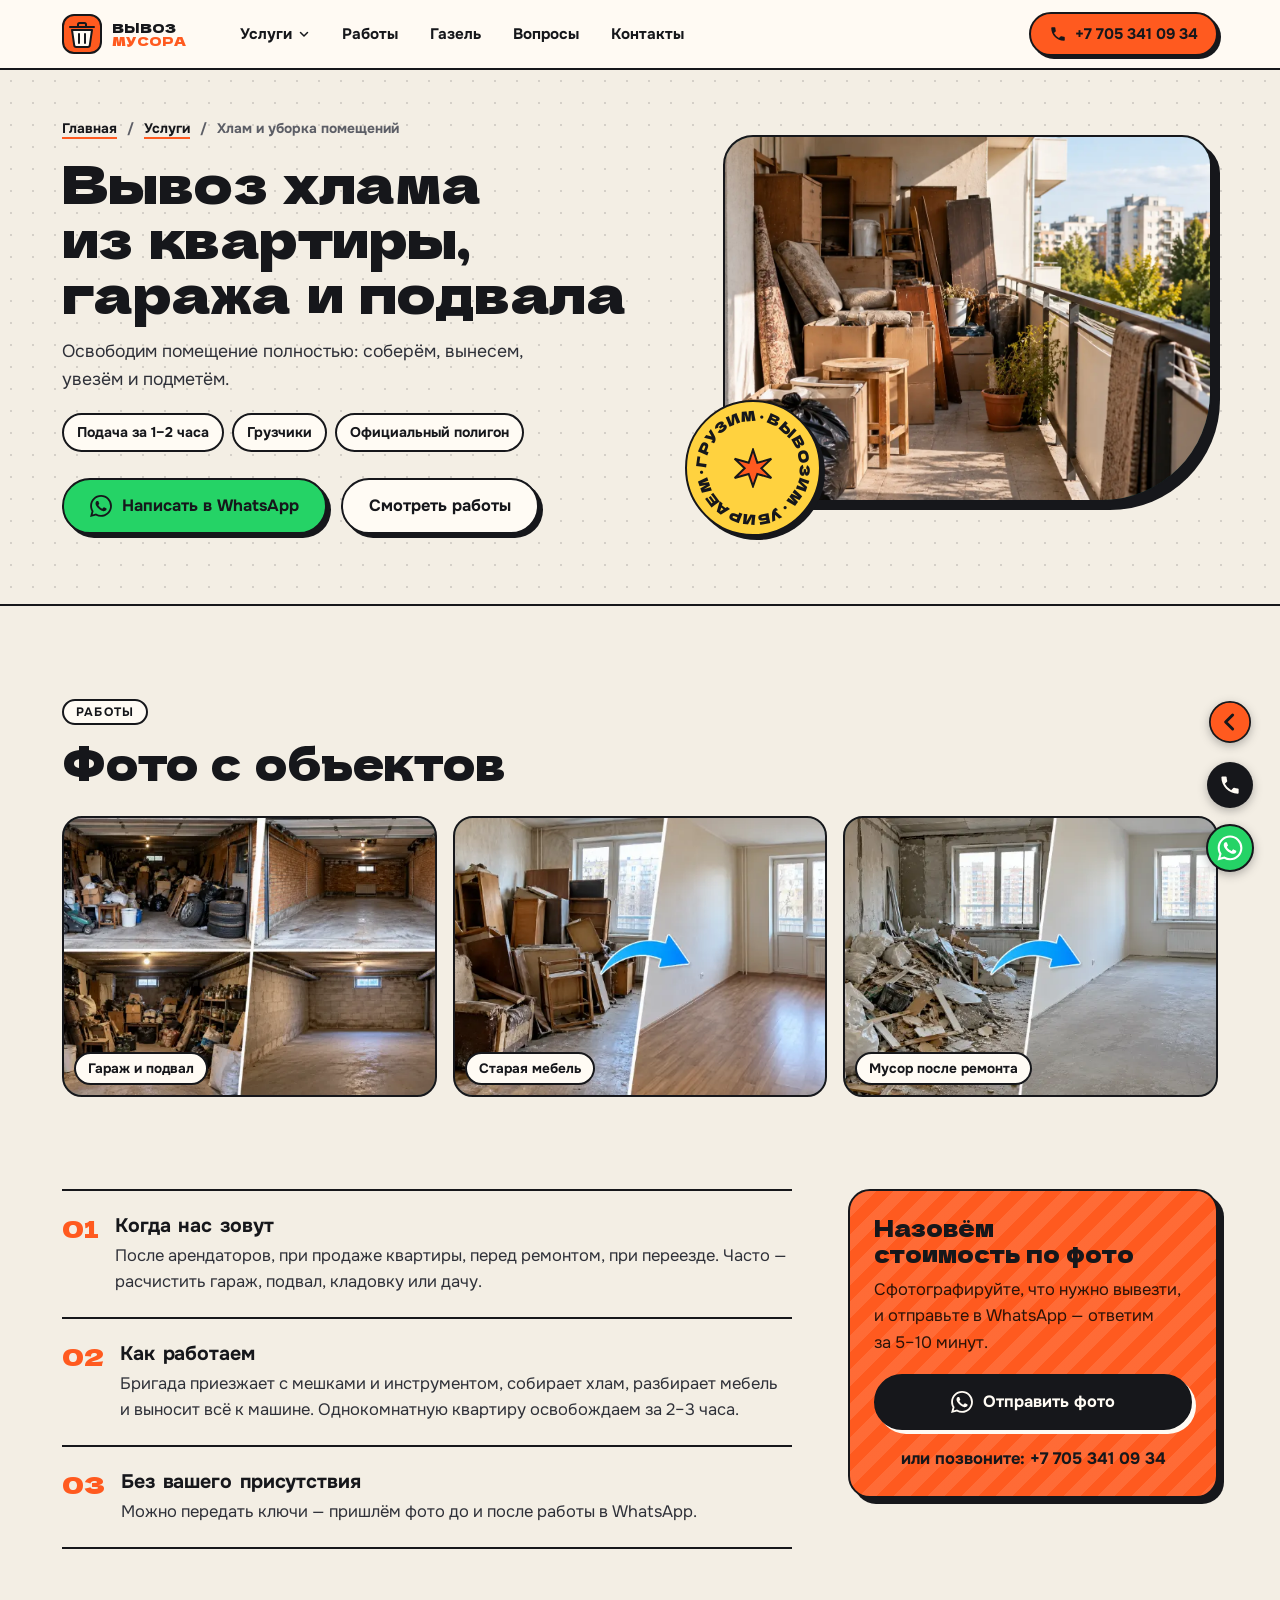
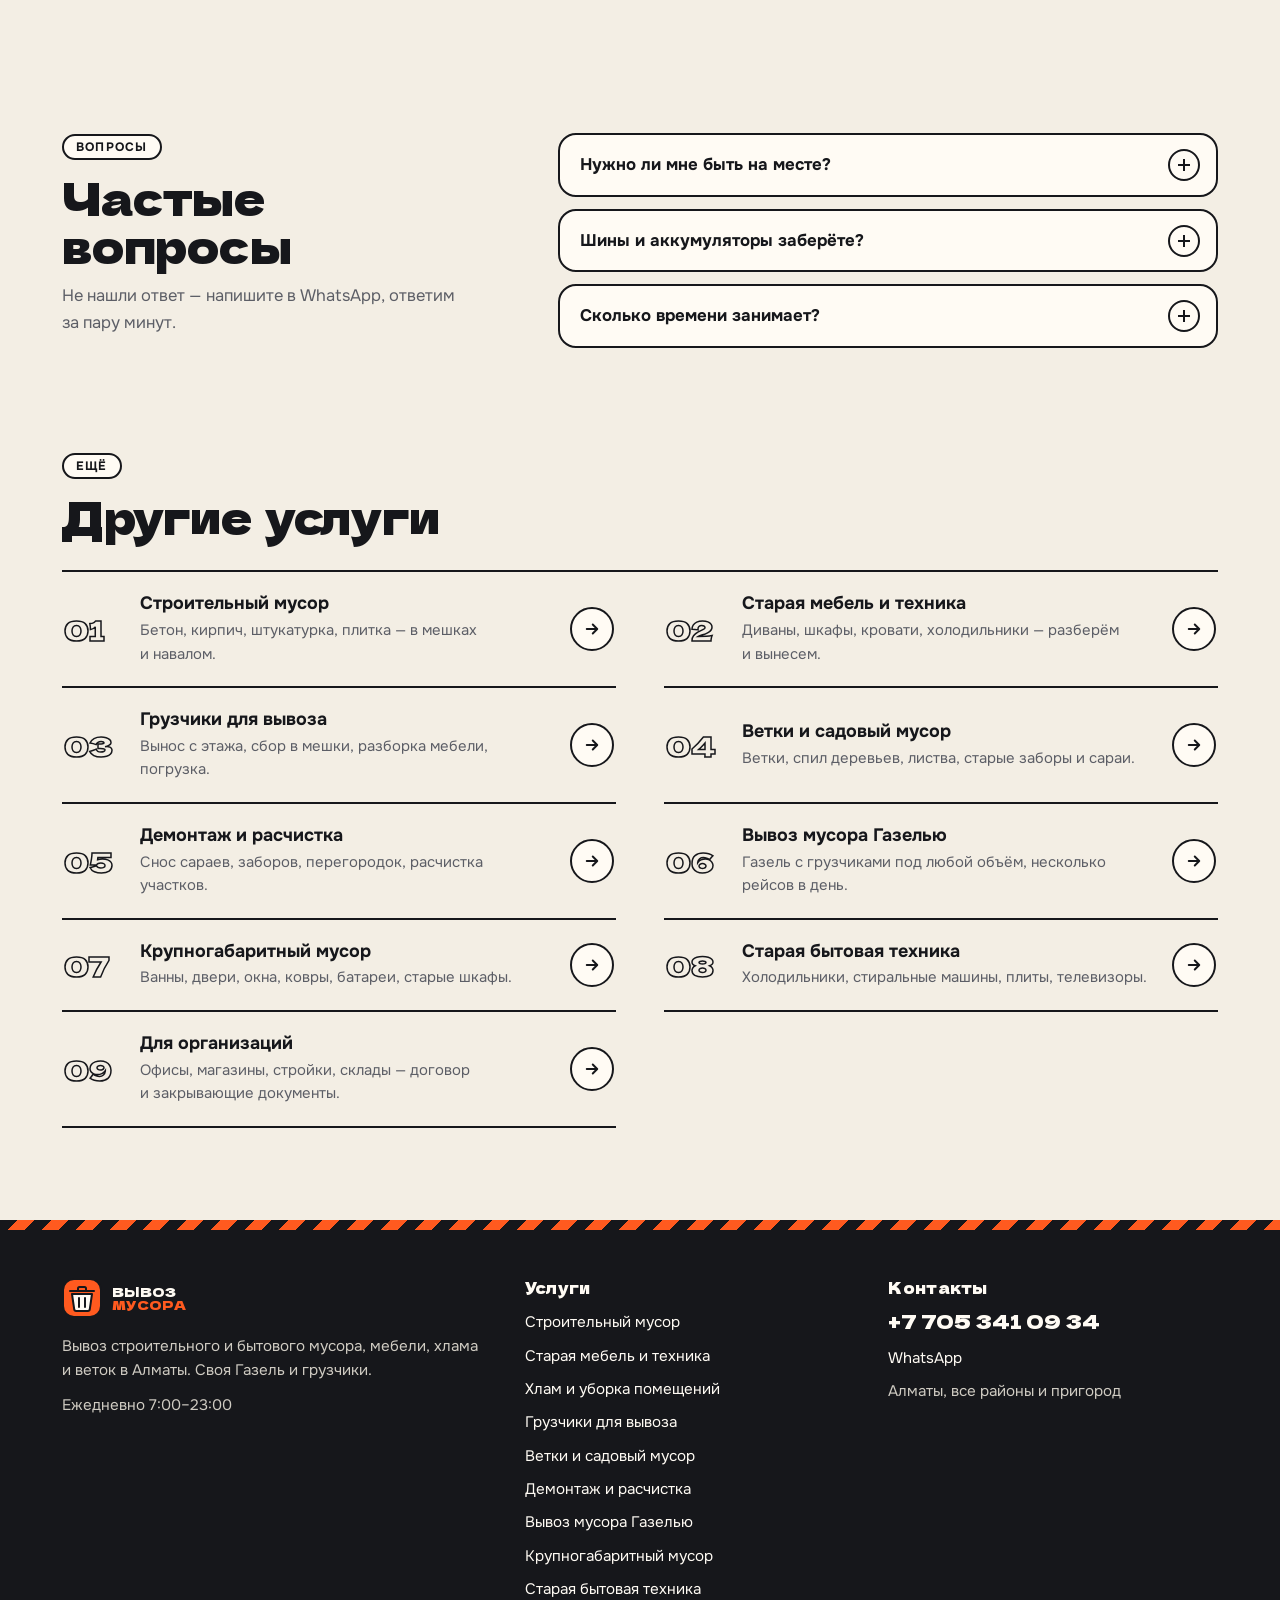
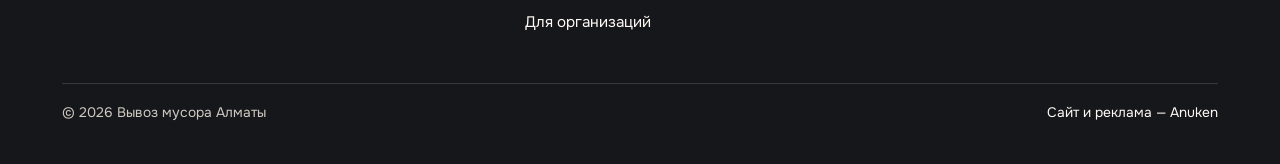
<file: uslugi/vyvoz-hlama.html>
<!DOCTYPE html>
<html lang="ru">
<head>
<script async src="https://www.googletagmanager.com/gtag/js?id=AW-18490521260"></script>
<script>window.dataLayer=window.dataLayer||[];function gtag(){dataLayer.push(arguments);}gtag('js',new Date());gtag('config','AW-18490521260');</script>
<meta charset="utf-8">
<meta name="viewport" content="width=device-width, initial-scale=1, viewport-fit=cover">
<title>Вывоз хлама из квартиры, гаража и подвала в Алматы</title>
<meta name="description" content="Вывоз хлама из квартиры, гаража, подвала и с дачи в Алматы. Грузчики соберут всё в мешки, вынесут и подметут. Расчёт по видео в WhatsApp.">
<link rel="canonical" href="https://qoqys.kz/uslugi/vyvoz-hlama.html">
<meta name="theme-color" content="#FF5A1F">
<meta property="og:type" content="website">
<meta property="og:site_name" content="Вывоз мусора Алматы">
<meta property="og:locale" content="ru_RU">
<meta property="og:title" content="Вывоз хлама из квартиры, гаража и подвала в Алматы">
<meta property="og:description" content="Вывоз хлама из квартиры, гаража, подвала и с дачи в Алматы. Грузчики соберут всё в мешки, вынесут и подметут. Расчёт по видео в WhatsApp.">
<meta property="og:url" content="https://qoqys.kz/uslugi/vyvoz-hlama.html">
<meta property="og:image" content="https://qoqys.kz/images/og-banner.jpg">
<meta property="og:image:secure_url" content="https://qoqys.kz/images/og-banner.jpg">
<meta property="og:image:type" content="image/jpeg">
<meta property="og:image:width" content="1200">
<meta property="og:image:height" content="630">
<meta name="twitter:card" content="summary_large_image">
<meta name="twitter:image" content="https://qoqys.kz/images/og-banner.jpg">
<link rel="icon" type="image/png" href="../images/favicon.png">
<link rel="apple-touch-icon" href="../images/favicon.png">
<link rel="preload" as="font" type="font/woff2" href="../assets/fonts/dela-gothic-one-cyrillic-400-normal.woff2" crossorigin>
<link rel="preload" as="font" type="font/woff2" href="../assets/fonts/onest-cyrillic-400-normal.woff2" crossorigin>
<link rel="preload" as="image" href="../images/hero-4.webp" type="image/webp" fetchpriority="high">
<link rel="stylesheet" href="../assets/style.css">
<script>function imgFb(i){var p=i.parentNode,s=p&&p.tagName==='PICTURE'?p.querySelector('source'):null;if(s){p.removeChild(s);i.src=i.getAttribute('src');}else{i.onerror=null;i.classList.add('miss');}}</script>
<script type="application/ld+json">{"@context":"https://schema.org","@graph":[{"@type":"Service","@id":"https://qoqys.kz/uslugi/vyvoz-hlama.html#service","name":"Вывоз хлама из квартиры, гаража и подвала","serviceType":"Хлам и уборка помещений","description":"Вывоз хлама из квартиры, гаража, подвала и с дачи в Алматы. Грузчики соберут всё в мешки, вынесут и подметут. Расчёт по видео в WhatsApp.","url":"https://qoqys.kz/uslugi/vyvoz-hlama.html","provider":{"@id":"https://qoqys.kz/#org"},"areaServed":{"@type":"City","name":"Алматы"}},{"@type":"BreadcrumbList","itemListElement":[{"@type":"ListItem","position":1,"name":"Главная","item":"https://qoqys.kz/"},{"@type":"ListItem","position":2,"name":"Услуги","item":"https://qoqys.kz/#services"},{"@type":"ListItem","position":3,"name":"Хлам и уборка помещений","item":"https://qoqys.kz/uslugi/vyvoz-hlama.html"}]},{"@type":"FAQPage","mainEntity":[{"@type":"Question","name":"Нужно ли мне быть на месте?","acceptedAnswer":{"@type":"Answer","text":"Не обязательно. Передайте ключи — пришлём фото до и после."}},{"@type":"Question","name":"Шины и аккумуляторы заберёте?","acceptedAnswer":{"@type":"Answer","text":"Да, но их сдаём отдельно в пункты приёма. Предупредите заранее."}},{"@type":"Question","name":"Сколько времени занимает?","acceptedAnswer":{"@type":"Answer","text":"Гараж или подвал — 1–2 часа, однокомнатная квартира — 2–3 часа."}}]}]}</script>
</head>
<body>
<header class="hd"><div class="wrap hd-in">
<a class="logo" href="../" aria-label="Вывоз мусора Алматы — на главную"><svg viewBox="0 0 40 40" aria-hidden="true"><rect x="1" y="1" width="38" height="38" rx="11" fill="#FF5A1F" stroke="#16171B" stroke-width="2"/><path d="M10 16h20l-2.2 15.2a2 2 0 0 1-2 1.8H14.2a2 2 0 0 1-2-1.8z" fill="#FFFBF4" stroke="#16171B" stroke-width="2" stroke-linejoin="round"/><path d="M8 13h24M16 13v-2.5a1.5 1.5 0 0 1 1.5-1.5h5a1.5 1.5 0 0 1 1.5 1.5V13" fill="none" stroke="#16171B" stroke-width="2" stroke-linecap="round"/><path d="M17 20v9M23 20v9" stroke="#16171B" stroke-width="2" stroke-linecap="round"/></svg><span>ВЫВОЗ<b>МУСОРА</b></span></a>
<nav class="nav" aria-label="Меню">
<div class="dd"><button class="dd-btn" type="button" aria-expanded="false" aria-haspopup="true">Услуги<svg viewBox="0 0 24 24" aria-hidden="true"><path fill="none" stroke="currentColor" stroke-width="3" stroke-linecap="round" stroke-linejoin="round" d="M5 9l7 7 7-7"/></svg></button><div class="dd-list"><a href="../uslugi/stroitelnyj-musor.html">Строительный мусор</a><a href="../uslugi/vyvoz-mebeli.html">Старая мебель и техника</a><a href="../uslugi/vyvoz-hlama.html">Хлам и уборка помещений</a><a href="../uslugi/gruzchiki.html">Грузчики для вывоза</a><a href="../uslugi/sadovyj-musor.html">Ветки и садовый мусор</a><a href="../uslugi/demontazh.html">Демонтаж и расчистка</a><a href="../uslugi/vyvoz-musora-gazelyu.html">Вывоз мусора Газелью</a><a href="../uslugi/krupnogabaritnyj-musor.html">Крупногабаритный мусор</a><a href="../uslugi/vyvoz-tehniki.html">Старая бытовая техника</a><a href="../uslugi/dlya-organizaciy.html">Для организаций</a></div></div>
<a href="../#works">Работы</a><a href="../#fleet">Газель</a><a href="../#faq">Вопросы</a><a href="#contacts">Контакты</a>
</nav>
<div class="hd-act">
<a class="hd-tel" href="tel:+77053410934" data-conv="call" aria-label="Позвонить +7 705 341 09 34"><svg viewBox="0 0 24 24" aria-hidden="true"><path fill="currentColor" d="M6.62 10.79a15.1 15.1 0 0 0 6.59 6.59l2.2-2.2a1 1 0 0 1 1.02-.24c1.12.37 2.33.57 3.57.57a1 1 0 0 1 1 1V20a1 1 0 0 1-1 1C10.61 21 3 13.39 3 4a1 1 0 0 1 1-1h3.5a1 1 0 0 1 1 1c0 1.25.2 2.45.57 3.57a1 1 0 0 1-.25 1.02l-2.2 2.2z"/></svg><span class="num">+7 705 341 09 34</span></a>
<button class="burger" type="button" data-menu-open aria-label="Меню" aria-controls="menu"><i></i></button>
</div></div></header>
<main>
<section class="hero dots hero-svc"><div class="wrap hero-in">
<div class="hero-txt"><ol class="crumbs"><li><a href="../">Главная</a></li><li><a href="../#services">Услуги</a></li><li aria-current="page">Хлам и уборка помещений</li></ol>
<h1>Вывоз хлама из квартиры, гаража и подвала</h1>
<p class="lead">Освободим помещение полностью: соберём, вынесем, увезём и подметём.</p>
<ul class="chips"><li>Подача за <span class="nw">1–2 часа</span></li><li>Грузчики</li><li>Официальный полигон</li></ul>
<div class="cta"><a class="btn btn-wa" href="https://wa.me/77053410934?text=%D0%97%D0%B4%D1%80%D0%B0%D0%B2%D1%81%D1%82%D0%B2%D1%83%D0%B9%D1%82%D0%B5%21%20%D0%9D%D1%83%D0%B6%D0%BD%D0%BE%3A%20%D1%85%D0%BB%D0%B0%D0%BC%20%D0%B8%20%D1%83%D0%B1%D0%BE%D1%80%D0%BA%D0%B0%20%D0%BF%D0%BE%D0%BC%D0%B5%D1%89%D0%B5%D0%BD%D0%B8%D0%B9.%20%D0%90%D0%BB%D0%BC%D0%B0%D1%82%D1%8B.%20%D0%9E%D1%82%D0%BF%D1%80%D0%B0%D0%B2%D0%BB%D1%8F%D1%8E%20%D1%84%D0%BE%D1%82%D0%BE." data-conv="whatsapp" target="_blank" rel="noopener"><svg viewBox="0 0 24 24" aria-hidden="true"><path fill="currentColor" d="M17.47 14.38c-.3-.15-1.76-.87-2.03-.97-.27-.1-.47-.15-.67.15-.2.3-.77.97-.94 1.16-.17.2-.35.22-.64.07-.3-.15-1.26-.46-2.39-1.47-.88-.79-1.48-1.76-1.65-2.06-.17-.3-.02-.46.13-.6.13-.14.3-.35.45-.52.15-.18.2-.3.3-.5.1-.2.05-.37-.03-.52-.07-.15-.67-1.61-.92-2.2-.24-.58-.49-.5-.67-.51h-.57c-.2 0-.52.07-.79.37-.27.3-1.04 1.02-1.04 2.48 0 1.46 1.07 2.88 1.21 3.07.15.2 2.1 3.2 5.08 4.49.71.3 1.26.49 1.7.62.71.23 1.36.2 1.87.12.57-.09 1.76-.72 2-1.41.25-.7.25-1.29.18-1.41-.08-.13-.28-.2-.57-.35zM12.05 21.8h-.01a9.87 9.87 0 0 1-5.03-1.38l-.36-.21-3.74.98 1-3.65-.24-.37a9.86 9.86 0 0 1-1.51-5.26c0-5.45 4.44-9.88 9.89-9.88 2.64 0 5.12 1.03 6.99 2.9a9.83 9.83 0 0 1 2.89 6.99c0 5.45-4.44 9.88-9.88 9.88zm8.41-18.3A11.82 11.82 0 0 0 12.05 0C5.5 0 .16 5.34.16 11.89c0 2.1.55 4.14 1.59 5.95L.06 24l6.3-1.65a11.88 11.88 0 0 0 5.68 1.45h.01c6.55 0 11.89-5.34 11.89-11.89 0-3.18-1.24-6.16-3.48-8.41z"/></svg>Написать в WhatsApp</a><a class="btn btn-line" href="#works">Смотреть работы</a></div>
</div>
<div class="hero-pic"><div class="frame"><picture><source type="image/webp" srcset="../images/hero-4.webp"><img src="../images/hero-4.jpg" width="1600" height="900" alt="" fetchpriority="high" decoding="async" onload="this.classList.add('ok')" onerror="imgFb(this)"></picture></div><div class="sticker" aria-hidden="true"><svg class="ring" viewBox="0 0 100 100"><defs><path id="rp" d="M50 50m-39 0a39 39 0 1 1 78 0a39 39 0 1 1-78 0"/></defs><text><textPath href="#rp" textLength="244">ГРУЗИМ · ВЫВОЗИМ · УБИРАЕМ · </textPath></text></svg><svg class="core" viewBox="0 0 24 24"><path fill="#FF5A1F" stroke="#16171B" stroke-width="1.2" d="M12 1l2.6 7.9L23 6.5l-6 5.7L23 18l-8.4-2.4L12 23l-2.6-7.4L1 18l6-5.8L1 6.5l8.4 2.4z"/></svg></div></div>
</div></section>
<section class="sec" id="works"><div class="wrap">
<div class="sh"><div><span class="kick">Работы</span><h2>Фото с объектов</h2></div></div>
<div class="strip"><figure class="ph"><picture><source type="image/webp" srcset="../images/portfolio/03-rasschistka-garazha.webp"><img src="../images/portfolio/03-rasschistka-garazha.jpg" width="640" height="400" alt="Гараж и подвал" loading="lazy" decoding="async" onload="this.classList.add('ok')" onerror="imgFb(this)"></picture><figcaption>Гараж и подвал</figcaption></figure><figure class="ph"><picture><source type="image/webp" srcset="../images/portfolio/02-vyvoz-mebeli.webp"><img src="../images/portfolio/02-vyvoz-mebeli.jpg" width="640" height="400" alt="Старая мебель" loading="lazy" decoding="async" onload="this.classList.add('ok')" onerror="imgFb(this)"></picture><figcaption>Старая мебель</figcaption></figure><figure class="ph"><picture><source type="image/webp" srcset="../images/portfolio/01-stroitelnyj-musor.webp"><img src="../images/portfolio/01-stroitelnyj-musor.jpg" width="640" height="400" alt="Мусор после ремонта" loading="lazy" decoding="async" onload="this.classList.add('ok')" onerror="imgFb(this)"></picture><figcaption>Мусор после ремонта</figcaption></figure></div></div></section>
<section class="sec" style="padding-top:0"><div class="wrap sb">
<article><div class="blk"><span class="n">01</span><h2>Когда нас зовут</h2><p>После арендаторов, при продаже квартиры, перед ремонтом, при переезде. Часто — расчистить гараж, подвал, кладовку или дачу.</p></div><div class="blk"><span class="n">02</span><h2>Как работаем</h2><p>Бригада приезжает с мешками и инструментом, собирает хлам, разбирает мебель и выносит всё к машине. Однокомнатную квартиру освобождаем за <span class="nw">2–3 часа.</span></p></div><div class="blk"><span class="n">03</span><h2>Без вашего присутствия</h2><p>Можно передать ключи — пришлём фото до и после работы в WhatsApp.</p></div></article>
<aside class="order"><h3>Назовём стоимость по фото</h3><p>Сфотографируйте, что нужно вывезти, и отправьте в WhatsApp — ответим за <span class="nw">5–10 минут.</span></p>
<a class="btn btn-ink" href="https://wa.me/77053410934?text=%D0%97%D0%B4%D1%80%D0%B0%D0%B2%D1%81%D1%82%D0%B2%D1%83%D0%B9%D1%82%D0%B5%21%20%D0%9D%D1%83%D0%B6%D0%BD%D0%BE%3A%20%D1%85%D0%BB%D0%B0%D0%BC%20%D0%B8%20%D1%83%D0%B1%D0%BE%D1%80%D0%BA%D0%B0%20%D0%BF%D0%BE%D0%BC%D0%B5%D1%89%D0%B5%D0%BD%D0%B8%D0%B9.%20%D0%90%D0%BB%D0%BC%D0%B0%D1%82%D1%8B.%20%D0%9E%D1%82%D0%BF%D1%80%D0%B0%D0%B2%D0%BB%D1%8F%D1%8E%20%D1%84%D0%BE%D1%82%D0%BE." data-conv="whatsapp" target="_blank" rel="noopener"><svg viewBox="0 0 24 24" aria-hidden="true"><path fill="currentColor" d="M17.47 14.38c-.3-.15-1.76-.87-2.03-.97-.27-.1-.47-.15-.67.15-.2.3-.77.97-.94 1.16-.17.2-.35.22-.64.07-.3-.15-1.26-.46-2.39-1.47-.88-.79-1.48-1.76-1.65-2.06-.17-.3-.02-.46.13-.6.13-.14.3-.35.45-.52.15-.18.2-.3.3-.5.1-.2.05-.37-.03-.52-.07-.15-.67-1.61-.92-2.2-.24-.58-.49-.5-.67-.51h-.57c-.2 0-.52.07-.79.37-.27.3-1.04 1.02-1.04 2.48 0 1.46 1.07 2.88 1.21 3.07.15.2 2.1 3.2 5.08 4.49.71.3 1.26.49 1.7.62.71.23 1.36.2 1.87.12.57-.09 1.76-.72 2-1.41.25-.7.25-1.29.18-1.41-.08-.13-.28-.2-.57-.35zM12.05 21.8h-.01a9.87 9.87 0 0 1-5.03-1.38l-.36-.21-3.74.98 1-3.65-.24-.37a9.86 9.86 0 0 1-1.51-5.26c0-5.45 4.44-9.88 9.89-9.88 2.64 0 5.12 1.03 6.99 2.9a9.83 9.83 0 0 1 2.89 6.99c0 5.45-4.44 9.88-9.88 9.88zm8.41-18.3A11.82 11.82 0 0 0 12.05 0C5.5 0 .16 5.34.16 11.89c0 2.1.55 4.14 1.59 5.95L.06 24l6.3-1.65a11.88 11.88 0 0 0 5.68 1.45h.01c6.55 0 11.89-5.34 11.89-11.89 0-3.18-1.24-6.16-3.48-8.41z"/></svg>Отправить фото</a>
<a class="tel" href="tel:+77053410934" data-conv="call">или позвоните: +7 705 341 09 34</a></aside>
</div></section>
<section class="sec" id="faq"><div class="wrap faq-grid"><div><span class="kick">Вопросы</span><h2>Частые вопросы</h2><p style="margin-top:14px;color:var(--mut)">Не нашли ответ — напишите в WhatsApp, ответим за пару минут.</p></div><div class="faq"><details><summary>Нужно ли мне быть на месте?</summary><div class="ans"><p>Не обязательно. Передайте ключи — пришлём фото до и после.</p></div></details><details><summary>Шины и аккумуляторы заберёте?</summary><div class="ans"><p>Да, но их сдаём отдельно в пункты приёма. Предупредите заранее.</p></div></details><details><summary>Сколько времени занимает?</summary><div class="ans"><p>Гараж или подвал — <span class="nw">1–2 часа</span>, однокомнатная квартира — <span class="nw">2–3 часа.</span></p></div></details></div></div></section>
<section class="sec" style="padding-top:0"><div class="wrap"><div class="sh"><div><span class="kick">Ещё</span><h2>Другие услуги</h2></div></div><div class="slist"><a class="sl" href="../uslugi/stroitelnyj-musor.html"><span class="sl-n">01</span><span><span class="sl-t">Строительный мусор</span><span class="sl-d">Бетон, кирпич, штукатурка, плитка — в мешках и навалом.</span></span><span class="sl-go"><svg viewBox="0 0 24 24" aria-hidden="true"><path fill="none" stroke="currentColor" stroke-width="2.6" stroke-linecap="round" stroke-linejoin="round" d="M5 12h13M13 6l6 6-6 6"/></svg></span></a><a class="sl" href="../uslugi/vyvoz-mebeli.html"><span class="sl-n">02</span><span><span class="sl-t">Старая мебель и техника</span><span class="sl-d">Диваны, шкафы, кровати, холодильники — разберём и вынесем.</span></span><span class="sl-go"><svg viewBox="0 0 24 24" aria-hidden="true"><path fill="none" stroke="currentColor" stroke-width="2.6" stroke-linecap="round" stroke-linejoin="round" d="M5 12h13M13 6l6 6-6 6"/></svg></span></a><a class="sl" href="../uslugi/gruzchiki.html"><span class="sl-n">03</span><span><span class="sl-t">Грузчики для вывоза</span><span class="sl-d">Вынос с этажа, сбор в мешки, разборка мебели, погрузка.</span></span><span class="sl-go"><svg viewBox="0 0 24 24" aria-hidden="true"><path fill="none" stroke="currentColor" stroke-width="2.6" stroke-linecap="round" stroke-linejoin="round" d="M5 12h13M13 6l6 6-6 6"/></svg></span></a><a class="sl" href="../uslugi/sadovyj-musor.html"><span class="sl-n">04</span><span><span class="sl-t">Ветки и садовый мусор</span><span class="sl-d">Ветки, спил деревьев, листва, старые заборы и сараи.</span></span><span class="sl-go"><svg viewBox="0 0 24 24" aria-hidden="true"><path fill="none" stroke="currentColor" stroke-width="2.6" stroke-linecap="round" stroke-linejoin="round" d="M5 12h13M13 6l6 6-6 6"/></svg></span></a><a class="sl" href="../uslugi/demontazh.html"><span class="sl-n">05</span><span><span class="sl-t">Демонтаж и расчистка</span><span class="sl-d">Снос сараев, заборов, перегородок, расчистка участков.</span></span><span class="sl-go"><svg viewBox="0 0 24 24" aria-hidden="true"><path fill="none" stroke="currentColor" stroke-width="2.6" stroke-linecap="round" stroke-linejoin="round" d="M5 12h13M13 6l6 6-6 6"/></svg></span></a><a class="sl" href="../uslugi/vyvoz-musora-gazelyu.html"><span class="sl-n">06</span><span><span class="sl-t">Вывоз мусора Газелью</span><span class="sl-d">Газель с грузчиками под любой объём, несколько рейсов в день.</span></span><span class="sl-go"><svg viewBox="0 0 24 24" aria-hidden="true"><path fill="none" stroke="currentColor" stroke-width="2.6" stroke-linecap="round" stroke-linejoin="round" d="M5 12h13M13 6l6 6-6 6"/></svg></span></a><a class="sl" href="../uslugi/krupnogabaritnyj-musor.html"><span class="sl-n">07</span><span><span class="sl-t">Крупногабаритный мусор</span><span class="sl-d">Ванны, двери, окна, ковры, батареи, старые шкафы.</span></span><span class="sl-go"><svg viewBox="0 0 24 24" aria-hidden="true"><path fill="none" stroke="currentColor" stroke-width="2.6" stroke-linecap="round" stroke-linejoin="round" d="M5 12h13M13 6l6 6-6 6"/></svg></span></a><a class="sl" href="../uslugi/vyvoz-tehniki.html"><span class="sl-n">08</span><span><span class="sl-t">Старая бытовая техника</span><span class="sl-d">Холодильники, стиральные машины, плиты, телевизоры.</span></span><span class="sl-go"><svg viewBox="0 0 24 24" aria-hidden="true"><path fill="none" stroke="currentColor" stroke-width="2.6" stroke-linecap="round" stroke-linejoin="round" d="M5 12h13M13 6l6 6-6 6"/></svg></span></a><a class="sl" href="../uslugi/dlya-organizaciy.html"><span class="sl-n">09</span><span><span class="sl-t">Для организаций</span><span class="sl-d">Офисы, магазины, стройки, склады — договор и закрывающие документы.</span></span><span class="sl-go"><svg viewBox="0 0 24 24" aria-hidden="true"><path fill="none" stroke="currentColor" stroke-width="2.6" stroke-linecap="round" stroke-linejoin="round" d="M5 12h13M13 6l6 6-6 6"/></svg></span></a></div></div></section>
</main>
<footer class="ft" id="contacts"><div class="wrap">
<div class="ft-grid">
<div><a class="logo" href="../" aria-label="Вывоз мусора Алматы — на главную"><svg viewBox="0 0 40 40" aria-hidden="true"><rect x="1" y="1" width="38" height="38" rx="11" fill="#FF5A1F" stroke="#16171B" stroke-width="2"/><path d="M10 16h20l-2.2 15.2a2 2 0 0 1-2 1.8H14.2a2 2 0 0 1-2-1.8z" fill="#FFFBF4" stroke="#16171B" stroke-width="2" stroke-linejoin="round"/><path d="M8 13h24M16 13v-2.5a1.5 1.5 0 0 1 1.5-1.5h5a1.5 1.5 0 0 1 1.5 1.5V13" fill="none" stroke="#16171B" stroke-width="2" stroke-linecap="round"/><path d="M17 20v9M23 20v9" stroke="#16171B" stroke-width="2" stroke-linecap="round"/></svg><span>ВЫВОЗ<b>МУСОРА</b></span></a><p>Вывоз строительного и бытового мусора, мебели, хлама и веток в Алматы. Своя Газель и грузчики.</p><p style="margin-top:10px">Ежедневно 7:00–23:00</p></div>
<div><h3>Услуги</h3><ul><li><a href="../uslugi/stroitelnyj-musor.html">Строительный мусор</a></li><li><a href="../uslugi/vyvoz-mebeli.html">Старая мебель и техника</a></li><li><a href="../uslugi/vyvoz-hlama.html">Хлам и уборка помещений</a></li><li><a href="../uslugi/gruzchiki.html">Грузчики для вывоза</a></li><li><a href="../uslugi/sadovyj-musor.html">Ветки и садовый мусор</a></li><li><a href="../uslugi/demontazh.html">Демонтаж и расчистка</a></li><li><a href="../uslugi/vyvoz-musora-gazelyu.html">Вывоз мусора Газелью</a></li><li><a href="../uslugi/krupnogabaritnyj-musor.html">Крупногабаритный мусор</a></li><li><a href="../uslugi/vyvoz-tehniki.html">Старая бытовая техника</a></li><li><a href="../uslugi/dlya-organizaciy.html">Для организаций</a></li></ul></div>
<div><h3>Контакты</h3><ul>
<li><a class="big" href="tel:+77053410934" data-conv="call">+7 705 341 09 34</a></li>
<li><a href="https://wa.me/77053410934?text=%D0%97%D0%B4%D1%80%D0%B0%D0%B2%D1%81%D1%82%D0%B2%D1%83%D0%B9%D1%82%D0%B5%21%20%D0%9D%D1%83%D0%B6%D0%B5%D0%BD%20%D0%B2%D1%8B%D0%B2%D0%BE%D0%B7%20%D0%BC%D1%83%D1%81%D0%BE%D1%80%D0%B0%20%D0%B2%20%D0%90%D0%BB%D0%BC%D0%B0%D1%82%D1%8B.%20%D0%9E%D1%82%D0%BF%D1%80%D0%B0%D0%B2%D0%BB%D1%8F%D1%8E%20%D1%84%D0%BE%D1%82%D0%BE." data-conv="whatsapp" target="_blank" rel="noopener">WhatsApp</a></li>
<li>Алматы, все районы и пригород</li>
</ul></div>
</div>
<div class="ft-bot"><span>© 2026 Вывоз мусора Алматы</span><a href="https://wa.me/77074534518" target="_blank" rel="noopener">Сайт и реклама — Anuken</a></div>
</div></footer>
<div class="menu" id="menu" aria-hidden="true"><div class="menu-p" role="dialog" aria-modal="true" aria-label="Меню">
<div class="menu-h"><a class="logo" href="../" aria-label="Вывоз мусора Алматы — на главную"><svg viewBox="0 0 40 40" aria-hidden="true"><rect x="1" y="1" width="38" height="38" rx="11" fill="#FF5A1F" stroke="#16171B" stroke-width="2"/><path d="M10 16h20l-2.2 15.2a2 2 0 0 1-2 1.8H14.2a2 2 0 0 1-2-1.8z" fill="#FFFBF4" stroke="#16171B" stroke-width="2" stroke-linejoin="round"/><path d="M8 13h24M16 13v-2.5a1.5 1.5 0 0 1 1.5-1.5h5a1.5 1.5 0 0 1 1.5 1.5V13" fill="none" stroke="#16171B" stroke-width="2" stroke-linecap="round"/><path d="M17 20v9M23 20v9" stroke="#16171B" stroke-width="2" stroke-linecap="round"/></svg><span>ВЫВОЗ<b>МУСОРА</b></span></a><button class="menu-x" type="button" data-menu-close>✕ ЗАКРЫТЬ</button></div>
<p class="menu-t">Разделы</p><div class="tiles"><a href="../">Главная</a><a href="../#services">Услуги</a><a href="../#fleet">Газель</a><a href="../#faq">Вопросы</a></div>
<p class="menu-t">Услуги</p><ul class="mlist"><li><a href="../uslugi/stroitelnyj-musor.html">Строительный мусор</a></li><li><a href="../uslugi/vyvoz-mebeli.html">Старая мебель и техника</a></li><li><a href="../uslugi/vyvoz-hlama.html" aria-current="page">Хлам и уборка помещений</a></li><li><a href="../uslugi/gruzchiki.html">Грузчики для вывоза</a></li><li><a href="../uslugi/sadovyj-musor.html">Ветки и садовый мусор</a></li><li><a href="../uslugi/demontazh.html">Демонтаж и расчистка</a></li><li><a href="../uslugi/vyvoz-musora-gazelyu.html">Вывоз мусора Газелью</a></li><li><a href="../uslugi/krupnogabaritnyj-musor.html">Крупногабаритный мусор</a></li><li><a href="../uslugi/vyvoz-tehniki.html">Старая бытовая техника</a></li><li><a href="../uslugi/dlya-organizaciy.html">Для организаций</a></li></ul>
<p class="menu-t">Телефон</p><div class="mcont"><a href="tel:+77053410934" data-conv="call">+7 705 341 09 34</a><p>Ежедневно 7:00–23:00 · Алматы и пригород</p></div>
</div></div>
<nav class="bar" aria-label="Разделы"><a href="../">Главная</a><a href="#works">Фото</a><a href="#faq">Вопросы</a><a href="../#services">Услуги</a></nav>
<div class="float">
<button class="f-small" type="button" data-back="../" aria-label="Назад" title="Назад"><svg viewBox="0 0 48 48" aria-hidden="true"><circle cx="24" cy="24" r="23" fill="#FF5A1F" stroke="#16171B" stroke-width="2"/><path fill="none" stroke="#16171B" stroke-width="3.4" stroke-linecap="round" stroke-linejoin="round" d="M27 16l-8 8 8 8"/></svg></button><button class="f-up f-small" type="button" data-up aria-label="Наверх" title="Наверх"><svg viewBox="0 0 48 48" aria-hidden="true"><circle cx="24" cy="24" r="23" fill="#FF5A1F" stroke="#16171B" stroke-width="2"/><path fill="none" stroke="#16171B" stroke-width="3.4" stroke-linecap="round" stroke-linejoin="round" d="M16 27l8-8 8 8"/></svg></button>
<a href="tel:+77053410934" data-conv="call" aria-label="Позвонить" title="Позвонить"><svg viewBox="0 0 48 48" aria-hidden="true"><circle cx="24" cy="24" r="23" fill="#16171B"/><g transform="translate(12.5 12.5) scale(.96)"><path fill="#FFFBF4" d="M6.62 10.79a15.1 15.1 0 0 0 6.59 6.59l2.2-2.2a1 1 0 0 1 1.02-.24c1.12.37 2.33.57 3.57.57a1 1 0 0 1 1 1V20a1 1 0 0 1-1 1C10.61 21 3 13.39 3 4a1 1 0 0 1 1-1h3.5a1 1 0 0 1 1 1c0 1.25.2 2.45.57 3.57a1 1 0 0 1-.25 1.02l-2.2 2.2z"/></g></svg></a>
<a href="https://wa.me/77053410934?text=%D0%97%D0%B4%D1%80%D0%B0%D0%B2%D1%81%D1%82%D0%B2%D1%83%D0%B9%D1%82%D0%B5%21%20%D0%9D%D1%83%D0%B6%D0%BD%D0%BE%3A%20%D1%85%D0%BB%D0%B0%D0%BC%20%D0%B8%20%D1%83%D0%B1%D0%BE%D1%80%D0%BA%D0%B0%20%D0%BF%D0%BE%D0%BC%D0%B5%D1%89%D0%B5%D0%BD%D0%B8%D0%B9.%20%D0%90%D0%BB%D0%BC%D0%B0%D1%82%D1%8B.%20%D0%9E%D1%82%D0%BF%D1%80%D0%B0%D0%B2%D0%BB%D1%8F%D1%8E%20%D1%84%D0%BE%D1%82%D0%BE." data-conv="whatsapp" target="_blank" rel="noopener" aria-label="WhatsApp" title="WhatsApp"><svg viewBox="0 0 48 48" aria-hidden="true"><circle cx="24" cy="24" r="23" fill="#25D366" stroke="#16171B" stroke-width="2"/><g transform="translate(11.5 11.5) scale(1.04)"><path fill="#fff" d="M17.47 14.38c-.3-.15-1.76-.87-2.03-.97-.27-.1-.47-.15-.67.15-.2.3-.77.97-.94 1.16-.17.2-.35.22-.64.07-.3-.15-1.26-.46-2.39-1.47-.88-.79-1.48-1.76-1.65-2.06-.17-.3-.02-.46.13-.6.13-.14.3-.35.45-.52.15-.18.2-.3.3-.5.1-.2.05-.37-.03-.52-.07-.15-.67-1.61-.92-2.2-.24-.58-.49-.5-.67-.51h-.57c-.2 0-.52.07-.79.37-.27.3-1.04 1.02-1.04 2.48 0 1.46 1.07 2.88 1.21 3.07.15.2 2.1 3.2 5.08 4.49.71.3 1.26.49 1.7.62.71.23 1.36.2 1.87.12.57-.09 1.76-.72 2-1.41.25-.7.25-1.29.18-1.41-.08-.13-.28-.2-.57-.35zM12.05 21.8h-.01a9.87 9.87 0 0 1-5.03-1.38l-.36-.21-3.74.98 1-3.65-.24-.37a9.86 9.86 0 0 1-1.51-5.26c0-5.45 4.44-9.88 9.89-9.88 2.64 0 5.12 1.03 6.99 2.9a9.83 9.83 0 0 1 2.89 6.99c0 5.45-4.44 9.88-9.88 9.88zm8.41-18.3A11.82 11.82 0 0 0 12.05 0C5.5 0 .16 5.34.16 11.89c0 2.1.55 4.14 1.59 5.95L.06 24l6.3-1.65a11.88 11.88 0 0 0 5.68 1.45h.01c6.55 0 11.89-5.34 11.89-11.89 0-3.18-1.24-6.16-3.48-8.41z"/></g></svg></a>
</div>
<script src="../assets/app.js?v=20261031" defer></script>
</body>
</html>
</file>
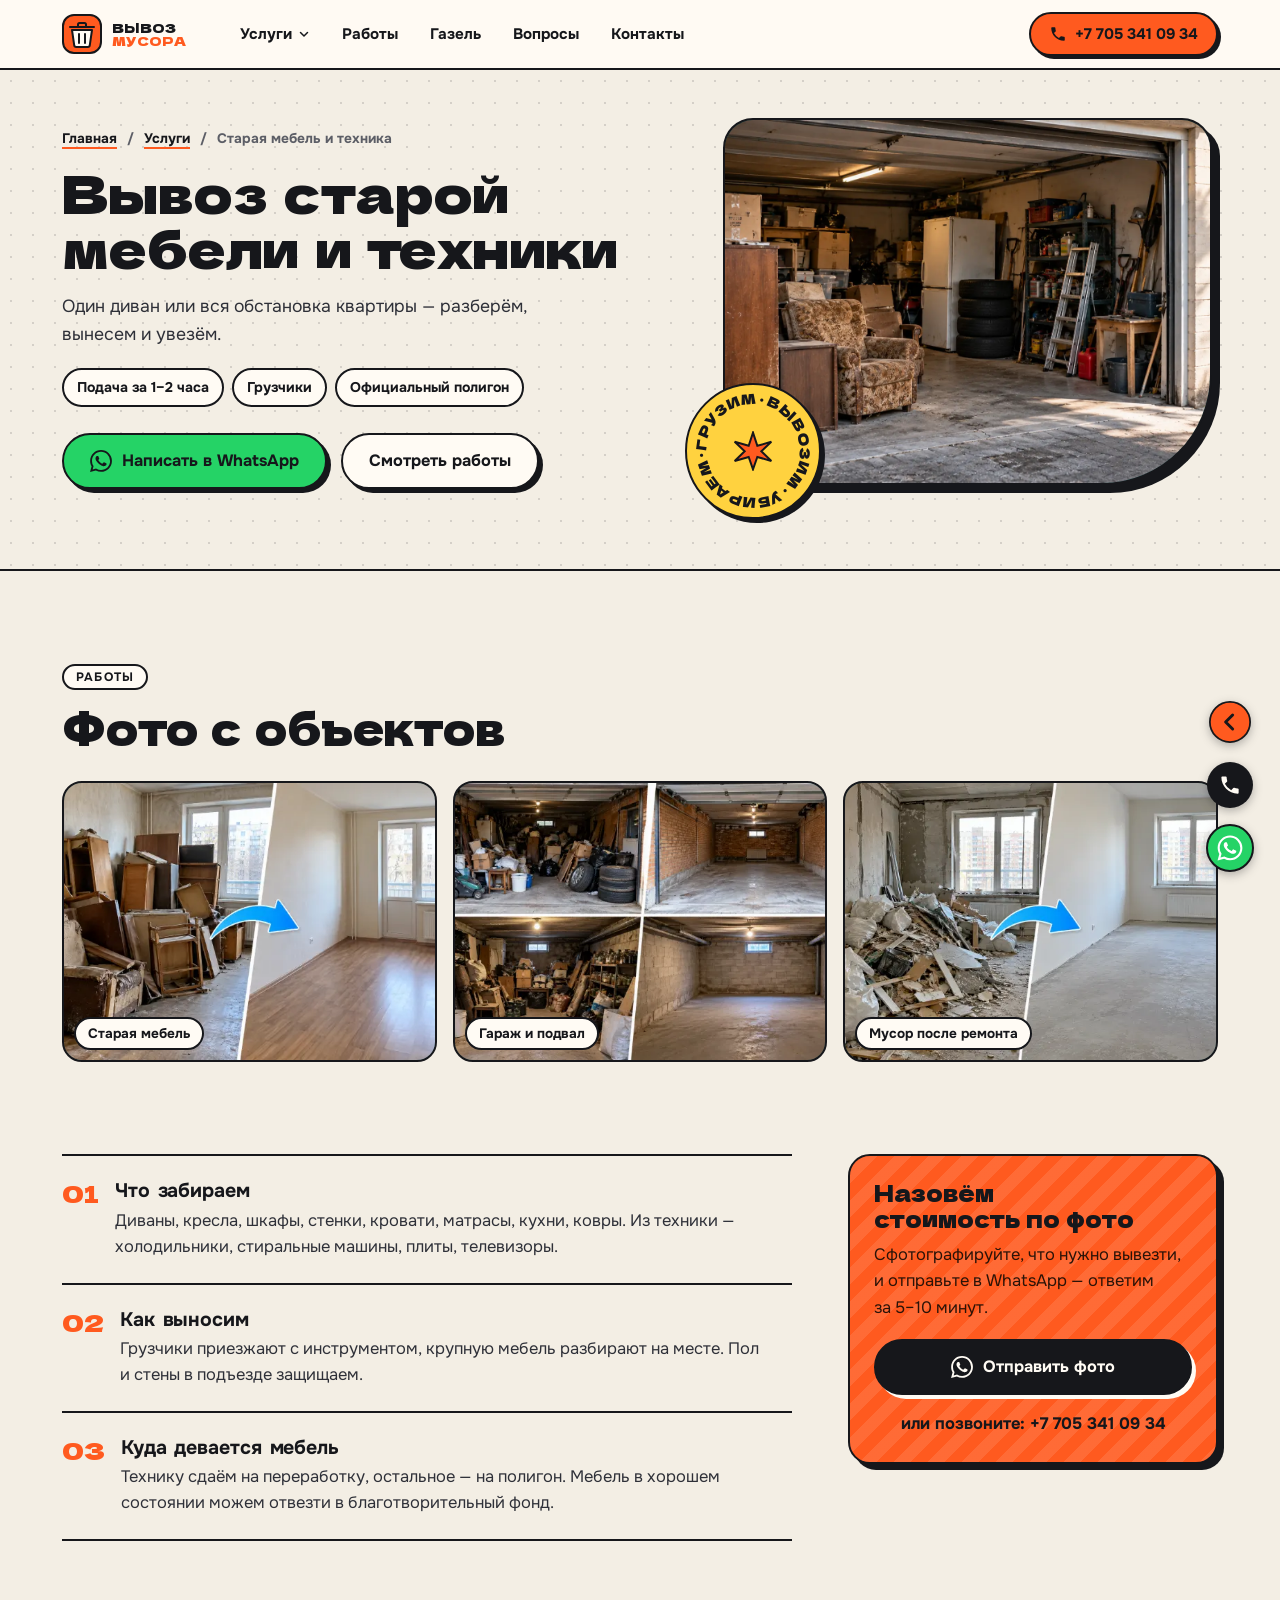
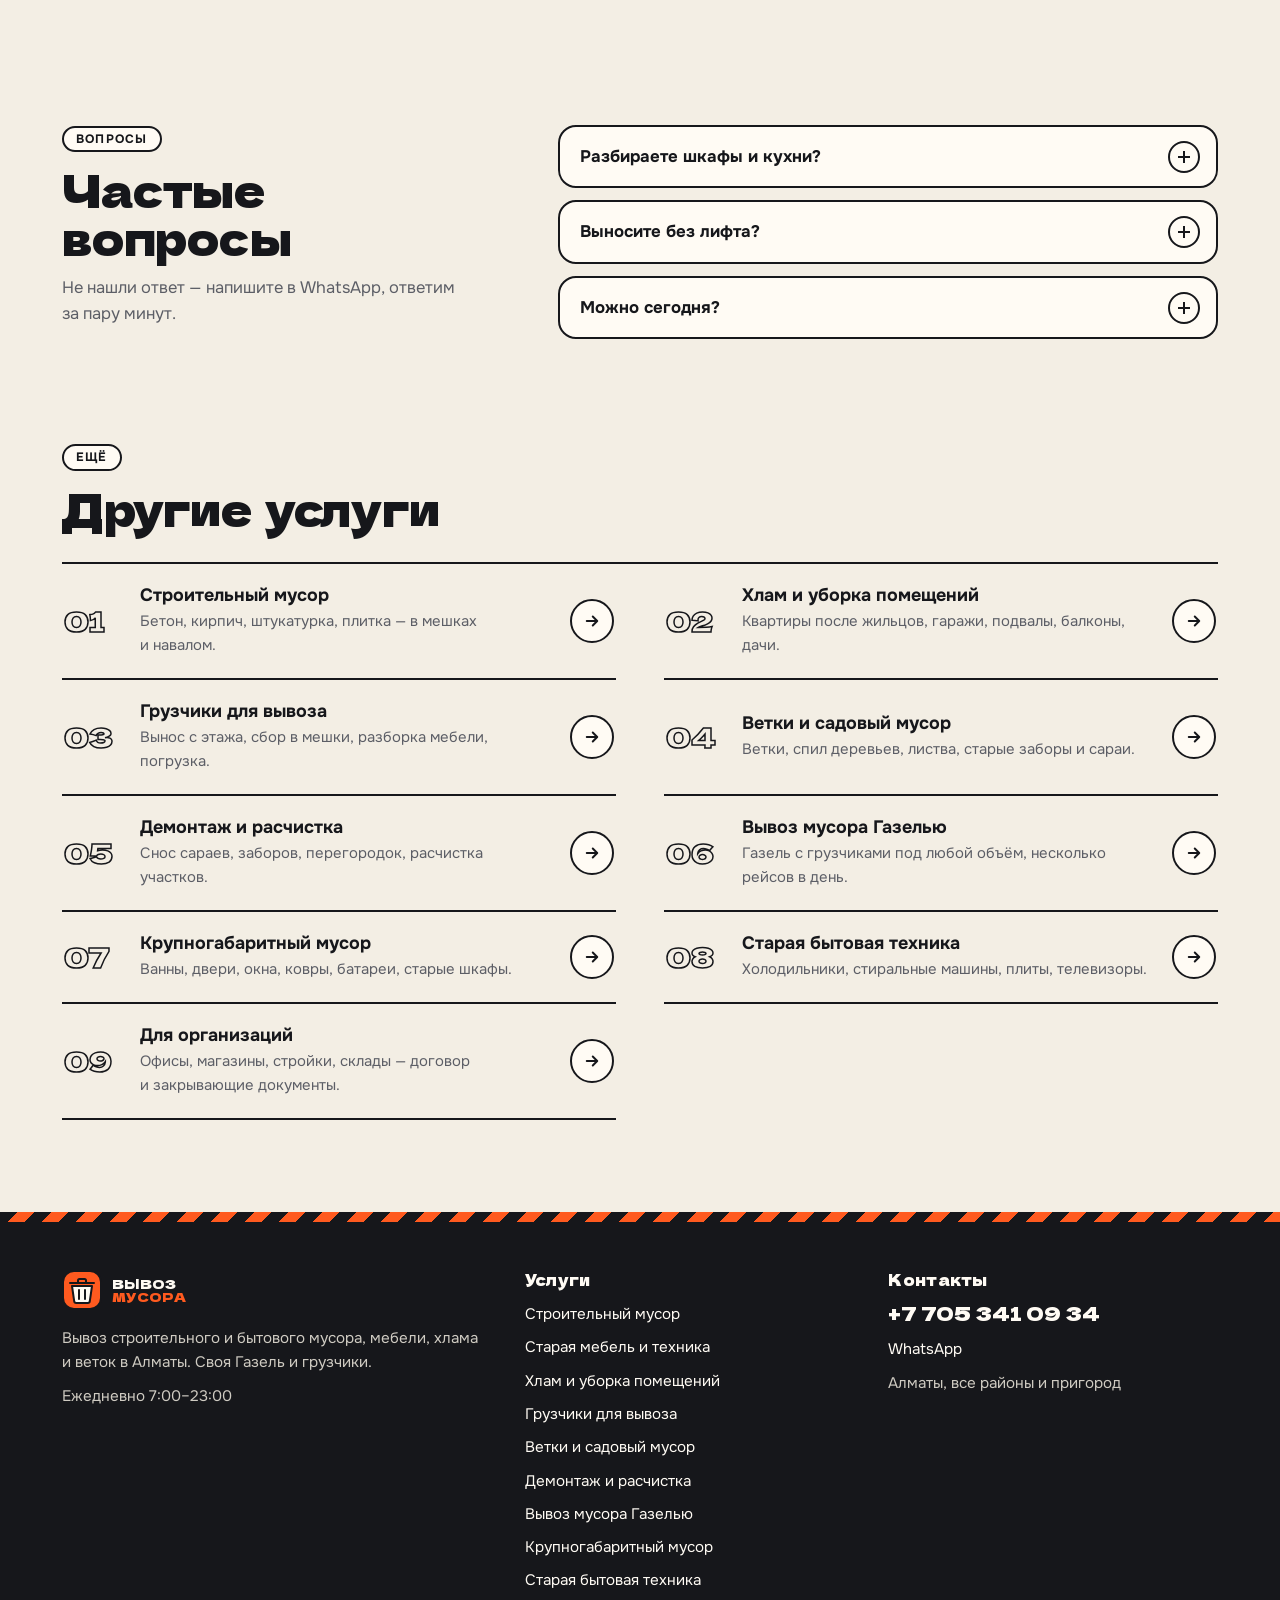
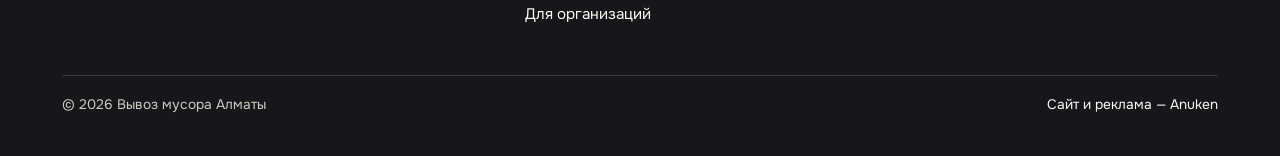
<file: uslugi/vyvoz-mebeli.html>
<!DOCTYPE html>
<html lang="ru">
<head>
<script async src="https://www.googletagmanager.com/gtag/js?id=AW-18490521260"></script>
<script>window.dataLayer=window.dataLayer||[];function gtag(){dataLayer.push(arguments);}gtag('js',new Date());gtag('config','AW-18490521260');</script>
<meta charset="utf-8">
<meta name="viewport" content="width=device-width, initial-scale=1, viewport-fit=cover">
<title>Вывоз старой мебели в Алматы — грузчики и разборка</title>
<meta name="description" content="Вывоз старой мебели и бытовой техники в Алматы: диваны, шкафы, кровати, холодильники. Грузчики разберут и вынесут с любого этажа. Подача за 1–2 часа.">
<link rel="canonical" href="https://qoqys.kz/uslugi/vyvoz-mebeli.html">
<meta name="theme-color" content="#FF5A1F">
<meta property="og:type" content="website">
<meta property="og:site_name" content="Вывоз мусора Алматы">
<meta property="og:locale" content="ru_RU">
<meta property="og:title" content="Вывоз старой мебели в Алматы — грузчики и разборка">
<meta property="og:description" content="Вывоз старой мебели и бытовой техники в Алматы: диваны, шкафы, кровати, холодильники. Грузчики разберут и вынесут с любого этажа. Подача за 1–2 часа.">
<meta property="og:url" content="https://qoqys.kz/uslugi/vyvoz-mebeli.html">
<meta property="og:image" content="https://qoqys.kz/images/og-banner.jpg">
<meta property="og:image:secure_url" content="https://qoqys.kz/images/og-banner.jpg">
<meta property="og:image:type" content="image/jpeg">
<meta property="og:image:width" content="1200">
<meta property="og:image:height" content="630">
<meta name="twitter:card" content="summary_large_image">
<meta name="twitter:image" content="https://qoqys.kz/images/og-banner.jpg">
<link rel="icon" type="image/png" href="../images/favicon.png">
<link rel="apple-touch-icon" href="../images/favicon.png">
<link rel="preload" as="font" type="font/woff2" href="../assets/fonts/dela-gothic-one-cyrillic-400-normal.woff2" crossorigin>
<link rel="preload" as="font" type="font/woff2" href="../assets/fonts/onest-cyrillic-400-normal.woff2" crossorigin>
<link rel="preload" as="image" href="../images/hero-3.webp" type="image/webp" fetchpriority="high">
<link rel="stylesheet" href="../assets/style.css">
<script>function imgFb(i){var p=i.parentNode,s=p&&p.tagName==='PICTURE'?p.querySelector('source'):null;if(s){p.removeChild(s);i.src=i.getAttribute('src');}else{i.onerror=null;i.classList.add('miss');}}</script>
<script type="application/ld+json">{"@context":"https://schema.org","@graph":[{"@type":"Service","@id":"https://qoqys.kz/uslugi/vyvoz-mebeli.html#service","name":"Вывоз старой мебели и техники","serviceType":"Старая мебель и техника","description":"Вывоз старой мебели и бытовой техники в Алматы: диваны, шкафы, кровати, холодильники. Грузчики разберут и вынесут с любого этажа. Подача за 1–2 часа.","url":"https://qoqys.kz/uslugi/vyvoz-mebeli.html","provider":{"@id":"https://qoqys.kz/#org"},"areaServed":{"@type":"City","name":"Алматы"}},{"@type":"BreadcrumbList","itemListElement":[{"@type":"ListItem","position":1,"name":"Главная","item":"https://qoqys.kz/"},{"@type":"ListItem","position":2,"name":"Услуги","item":"https://qoqys.kz/#services"},{"@type":"ListItem","position":3,"name":"Старая мебель и техника","item":"https://qoqys.kz/uslugi/vyvoz-mebeli.html"}]},{"@type":"FAQPage","mainEntity":[{"@type":"Question","name":"Разбираете шкафы и кухни?","acceptedAnswer":{"@type":"Answer","text":"Да, грузчики разбирают шкафы, стенки и кухонные гарнитуры на месте."}},{"@type":"Question","name":"Выносите без лифта?","acceptedAnswer":{"@type":"Answer","text":"Да, с любого этажа. Скажите этаж заранее — учтём при расчёте."}},{"@type":"Question","name":"Можно сегодня?","acceptedAnswer":{"@type":"Answer","text":"Обычно да: машина с грузчиками приезжает через 1–2 часа после звонка."}}]}]}</script>
</head>
<body>
<header class="hd"><div class="wrap hd-in">
<a class="logo" href="../" aria-label="Вывоз мусора Алматы — на главную"><svg viewBox="0 0 40 40" aria-hidden="true"><rect x="1" y="1" width="38" height="38" rx="11" fill="#FF5A1F" stroke="#16171B" stroke-width="2"/><path d="M10 16h20l-2.2 15.2a2 2 0 0 1-2 1.8H14.2a2 2 0 0 1-2-1.8z" fill="#FFFBF4" stroke="#16171B" stroke-width="2" stroke-linejoin="round"/><path d="M8 13h24M16 13v-2.5a1.5 1.5 0 0 1 1.5-1.5h5a1.5 1.5 0 0 1 1.5 1.5V13" fill="none" stroke="#16171B" stroke-width="2" stroke-linecap="round"/><path d="M17 20v9M23 20v9" stroke="#16171B" stroke-width="2" stroke-linecap="round"/></svg><span>ВЫВОЗ<b>МУСОРА</b></span></a>
<nav class="nav" aria-label="Меню">
<div class="dd"><button class="dd-btn" type="button" aria-expanded="false" aria-haspopup="true">Услуги<svg viewBox="0 0 24 24" aria-hidden="true"><path fill="none" stroke="currentColor" stroke-width="3" stroke-linecap="round" stroke-linejoin="round" d="M5 9l7 7 7-7"/></svg></button><div class="dd-list"><a href="../uslugi/stroitelnyj-musor.html">Строительный мусор</a><a href="../uslugi/vyvoz-mebeli.html">Старая мебель и техника</a><a href="../uslugi/vyvoz-hlama.html">Хлам и уборка помещений</a><a href="../uslugi/gruzchiki.html">Грузчики для вывоза</a><a href="../uslugi/sadovyj-musor.html">Ветки и садовый мусор</a><a href="../uslugi/demontazh.html">Демонтаж и расчистка</a><a href="../uslugi/vyvoz-musora-gazelyu.html">Вывоз мусора Газелью</a><a href="../uslugi/krupnogabaritnyj-musor.html">Крупногабаритный мусор</a><a href="../uslugi/vyvoz-tehniki.html">Старая бытовая техника</a><a href="../uslugi/dlya-organizaciy.html">Для организаций</a></div></div>
<a href="../#works">Работы</a><a href="../#fleet">Газель</a><a href="../#faq">Вопросы</a><a href="#contacts">Контакты</a>
</nav>
<div class="hd-act">
<a class="hd-tel" href="tel:+77053410934" data-conv="call" aria-label="Позвонить +7 705 341 09 34"><svg viewBox="0 0 24 24" aria-hidden="true"><path fill="currentColor" d="M6.62 10.79a15.1 15.1 0 0 0 6.59 6.59l2.2-2.2a1 1 0 0 1 1.02-.24c1.12.37 2.33.57 3.57.57a1 1 0 0 1 1 1V20a1 1 0 0 1-1 1C10.61 21 3 13.39 3 4a1 1 0 0 1 1-1h3.5a1 1 0 0 1 1 1c0 1.25.2 2.45.57 3.57a1 1 0 0 1-.25 1.02l-2.2 2.2z"/></svg><span class="num">+7 705 341 09 34</span></a>
<button class="burger" type="button" data-menu-open aria-label="Меню" aria-controls="menu"><i></i></button>
</div></div></header>
<main>
<section class="hero dots hero-svc"><div class="wrap hero-in">
<div class="hero-txt"><ol class="crumbs"><li><a href="../">Главная</a></li><li><a href="../#services">Услуги</a></li><li aria-current="page">Старая мебель и техника</li></ol>
<h1>Вывоз старой мебели и техники</h1>
<p class="lead">Один диван или вся обстановка квартиры — разберём, вынесем и увезём.</p>
<ul class="chips"><li>Подача за <span class="nw">1–2 часа</span></li><li>Грузчики</li><li>Официальный полигон</li></ul>
<div class="cta"><a class="btn btn-wa" href="https://wa.me/77053410934?text=%D0%97%D0%B4%D1%80%D0%B0%D0%B2%D1%81%D1%82%D0%B2%D1%83%D0%B9%D1%82%D0%B5%21%20%D0%9D%D1%83%D0%B6%D0%BD%D0%BE%3A%20%D1%81%D1%82%D0%B0%D1%80%D0%B0%D1%8F%20%D0%BC%D0%B5%D0%B1%D0%B5%D0%BB%D1%8C%20%D0%B8%20%D1%82%D0%B5%D1%85%D0%BD%D0%B8%D0%BA%D0%B0.%20%D0%90%D0%BB%D0%BC%D0%B0%D1%82%D1%8B.%20%D0%9E%D1%82%D0%BF%D1%80%D0%B0%D0%B2%D0%BB%D1%8F%D1%8E%20%D1%84%D0%BE%D1%82%D0%BE." data-conv="whatsapp" target="_blank" rel="noopener"><svg viewBox="0 0 24 24" aria-hidden="true"><path fill="currentColor" d="M17.47 14.38c-.3-.15-1.76-.87-2.03-.97-.27-.1-.47-.15-.67.15-.2.3-.77.97-.94 1.16-.17.2-.35.22-.64.07-.3-.15-1.26-.46-2.39-1.47-.88-.79-1.48-1.76-1.65-2.06-.17-.3-.02-.46.13-.6.13-.14.3-.35.45-.52.15-.18.2-.3.3-.5.1-.2.05-.37-.03-.52-.07-.15-.67-1.61-.92-2.2-.24-.58-.49-.5-.67-.51h-.57c-.2 0-.52.07-.79.37-.27.3-1.04 1.02-1.04 2.48 0 1.46 1.07 2.88 1.21 3.07.15.2 2.1 3.2 5.08 4.49.71.3 1.26.49 1.7.62.71.23 1.36.2 1.87.12.57-.09 1.76-.72 2-1.41.25-.7.25-1.29.18-1.41-.08-.13-.28-.2-.57-.35zM12.05 21.8h-.01a9.87 9.87 0 0 1-5.03-1.38l-.36-.21-3.74.98 1-3.65-.24-.37a9.86 9.86 0 0 1-1.51-5.26c0-5.45 4.44-9.88 9.89-9.88 2.64 0 5.12 1.03 6.99 2.9a9.83 9.83 0 0 1 2.89 6.99c0 5.45-4.44 9.88-9.88 9.88zm8.41-18.3A11.82 11.82 0 0 0 12.05 0C5.5 0 .16 5.34.16 11.89c0 2.1.55 4.14 1.59 5.95L.06 24l6.3-1.65a11.88 11.88 0 0 0 5.68 1.45h.01c6.55 0 11.89-5.34 11.89-11.89 0-3.18-1.24-6.16-3.48-8.41z"/></svg>Написать в WhatsApp</a><a class="btn btn-line" href="#works">Смотреть работы</a></div>
</div>
<div class="hero-pic"><div class="frame"><picture><source type="image/webp" srcset="../images/hero-3.webp"><img src="../images/hero-3.jpg" width="1600" height="900" alt="" fetchpriority="high" decoding="async" onload="this.classList.add('ok')" onerror="imgFb(this)"></picture></div><div class="sticker" aria-hidden="true"><svg class="ring" viewBox="0 0 100 100"><defs><path id="rp" d="M50 50m-39 0a39 39 0 1 1 78 0a39 39 0 1 1-78 0"/></defs><text><textPath href="#rp" textLength="244">ГРУЗИМ · ВЫВОЗИМ · УБИРАЕМ · </textPath></text></svg><svg class="core" viewBox="0 0 24 24"><path fill="#FF5A1F" stroke="#16171B" stroke-width="1.2" d="M12 1l2.6 7.9L23 6.5l-6 5.7L23 18l-8.4-2.4L12 23l-2.6-7.4L1 18l6-5.8L1 6.5l8.4 2.4z"/></svg></div></div>
</div></section>
<section class="sec" id="works"><div class="wrap">
<div class="sh"><div><span class="kick">Работы</span><h2>Фото с объектов</h2></div></div>
<div class="strip"><figure class="ph"><picture><source type="image/webp" srcset="../images/portfolio/02-vyvoz-mebeli.webp"><img src="../images/portfolio/02-vyvoz-mebeli.jpg" width="640" height="400" alt="Старая мебель" loading="lazy" decoding="async" onload="this.classList.add('ok')" onerror="imgFb(this)"></picture><figcaption>Старая мебель</figcaption></figure><figure class="ph"><picture><source type="image/webp" srcset="../images/portfolio/03-rasschistka-garazha.webp"><img src="../images/portfolio/03-rasschistka-garazha.jpg" width="640" height="400" alt="Гараж и подвал" loading="lazy" decoding="async" onload="this.classList.add('ok')" onerror="imgFb(this)"></picture><figcaption>Гараж и подвал</figcaption></figure><figure class="ph"><picture><source type="image/webp" srcset="../images/portfolio/01-stroitelnyj-musor.webp"><img src="../images/portfolio/01-stroitelnyj-musor.jpg" width="640" height="400" alt="Мусор после ремонта" loading="lazy" decoding="async" onload="this.classList.add('ok')" onerror="imgFb(this)"></picture><figcaption>Мусор после ремонта</figcaption></figure></div></div></section>
<section class="sec" style="padding-top:0"><div class="wrap sb">
<article><div class="blk"><span class="n">01</span><h2>Что забираем</h2><p>Диваны, кресла, шкафы, стенки, кровати, матрасы, кухни, ковры. Из техники — холодильники, стиральные машины, плиты, телевизоры.</p></div><div class="blk"><span class="n">02</span><h2>Как выносим</h2><p>Грузчики приезжают с инструментом, крупную мебель разбирают на месте. Пол и стены в подъезде защищаем.</p></div><div class="blk"><span class="n">03</span><h2>Куда девается мебель</h2><p>Технику сдаём на переработку, остальное — на полигон. Мебель в хорошем состоянии можем отвезти в благотворительный фонд.</p></div></article>
<aside class="order"><h3>Назовём стоимость по фото</h3><p>Сфотографируйте, что нужно вывезти, и отправьте в WhatsApp — ответим за <span class="nw">5–10 минут.</span></p>
<a class="btn btn-ink" href="https://wa.me/77053410934?text=%D0%97%D0%B4%D1%80%D0%B0%D0%B2%D1%81%D1%82%D0%B2%D1%83%D0%B9%D1%82%D0%B5%21%20%D0%9D%D1%83%D0%B6%D0%BD%D0%BE%3A%20%D1%81%D1%82%D0%B0%D1%80%D0%B0%D1%8F%20%D0%BC%D0%B5%D0%B1%D0%B5%D0%BB%D1%8C%20%D0%B8%20%D1%82%D0%B5%D1%85%D0%BD%D0%B8%D0%BA%D0%B0.%20%D0%90%D0%BB%D0%BC%D0%B0%D1%82%D1%8B.%20%D0%9E%D1%82%D0%BF%D1%80%D0%B0%D0%B2%D0%BB%D1%8F%D1%8E%20%D1%84%D0%BE%D1%82%D0%BE." data-conv="whatsapp" target="_blank" rel="noopener"><svg viewBox="0 0 24 24" aria-hidden="true"><path fill="currentColor" d="M17.47 14.38c-.3-.15-1.76-.87-2.03-.97-.27-.1-.47-.15-.67.15-.2.3-.77.97-.94 1.16-.17.2-.35.22-.64.07-.3-.15-1.26-.46-2.39-1.47-.88-.79-1.48-1.76-1.65-2.06-.17-.3-.02-.46.13-.6.13-.14.3-.35.45-.52.15-.18.2-.3.3-.5.1-.2.05-.37-.03-.52-.07-.15-.67-1.61-.92-2.2-.24-.58-.49-.5-.67-.51h-.57c-.2 0-.52.07-.79.37-.27.3-1.04 1.02-1.04 2.48 0 1.46 1.07 2.88 1.21 3.07.15.2 2.1 3.2 5.08 4.49.71.3 1.26.49 1.7.62.71.23 1.36.2 1.87.12.57-.09 1.76-.72 2-1.41.25-.7.25-1.29.18-1.41-.08-.13-.28-.2-.57-.35zM12.05 21.8h-.01a9.87 9.87 0 0 1-5.03-1.38l-.36-.21-3.74.98 1-3.65-.24-.37a9.86 9.86 0 0 1-1.51-5.26c0-5.45 4.44-9.88 9.89-9.88 2.64 0 5.12 1.03 6.99 2.9a9.83 9.83 0 0 1 2.89 6.99c0 5.45-4.44 9.88-9.88 9.88zm8.41-18.3A11.82 11.82 0 0 0 12.05 0C5.5 0 .16 5.34.16 11.89c0 2.1.55 4.14 1.59 5.95L.06 24l6.3-1.65a11.88 11.88 0 0 0 5.68 1.45h.01c6.55 0 11.89-5.34 11.89-11.89 0-3.18-1.24-6.16-3.48-8.41z"/></svg>Отправить фото</a>
<a class="tel" href="tel:+77053410934" data-conv="call">или позвоните: +7 705 341 09 34</a></aside>
</div></section>
<section class="sec" id="faq"><div class="wrap faq-grid"><div><span class="kick">Вопросы</span><h2>Частые вопросы</h2><p style="margin-top:14px;color:var(--mut)">Не нашли ответ — напишите в WhatsApp, ответим за пару минут.</p></div><div class="faq"><details><summary>Разбираете шкафы и кухни?</summary><div class="ans"><p>Да, грузчики разбирают шкафы, стенки и кухонные гарнитуры на месте.</p></div></details><details><summary>Выносите без лифта?</summary><div class="ans"><p>Да, с любого этажа. Скажите этаж заранее — учтём при расчёте.</p></div></details><details><summary>Можно сегодня?</summary><div class="ans"><p>Обычно да: машина с грузчиками приезжает через <span class="nw">1–2 часа</span> после звонка.</p></div></details></div></div></section>
<section class="sec" style="padding-top:0"><div class="wrap"><div class="sh"><div><span class="kick">Ещё</span><h2>Другие услуги</h2></div></div><div class="slist"><a class="sl" href="../uslugi/stroitelnyj-musor.html"><span class="sl-n">01</span><span><span class="sl-t">Строительный мусор</span><span class="sl-d">Бетон, кирпич, штукатурка, плитка — в мешках и навалом.</span></span><span class="sl-go"><svg viewBox="0 0 24 24" aria-hidden="true"><path fill="none" stroke="currentColor" stroke-width="2.6" stroke-linecap="round" stroke-linejoin="round" d="M5 12h13M13 6l6 6-6 6"/></svg></span></a><a class="sl" href="../uslugi/vyvoz-hlama.html"><span class="sl-n">02</span><span><span class="sl-t">Хлам и уборка помещений</span><span class="sl-d">Квартиры после жильцов, гаражи, подвалы, балконы, дачи.</span></span><span class="sl-go"><svg viewBox="0 0 24 24" aria-hidden="true"><path fill="none" stroke="currentColor" stroke-width="2.6" stroke-linecap="round" stroke-linejoin="round" d="M5 12h13M13 6l6 6-6 6"/></svg></span></a><a class="sl" href="../uslugi/gruzchiki.html"><span class="sl-n">03</span><span><span class="sl-t">Грузчики для вывоза</span><span class="sl-d">Вынос с этажа, сбор в мешки, разборка мебели, погрузка.</span></span><span class="sl-go"><svg viewBox="0 0 24 24" aria-hidden="true"><path fill="none" stroke="currentColor" stroke-width="2.6" stroke-linecap="round" stroke-linejoin="round" d="M5 12h13M13 6l6 6-6 6"/></svg></span></a><a class="sl" href="../uslugi/sadovyj-musor.html"><span class="sl-n">04</span><span><span class="sl-t">Ветки и садовый мусор</span><span class="sl-d">Ветки, спил деревьев, листва, старые заборы и сараи.</span></span><span class="sl-go"><svg viewBox="0 0 24 24" aria-hidden="true"><path fill="none" stroke="currentColor" stroke-width="2.6" stroke-linecap="round" stroke-linejoin="round" d="M5 12h13M13 6l6 6-6 6"/></svg></span></a><a class="sl" href="../uslugi/demontazh.html"><span class="sl-n">05</span><span><span class="sl-t">Демонтаж и расчистка</span><span class="sl-d">Снос сараев, заборов, перегородок, расчистка участков.</span></span><span class="sl-go"><svg viewBox="0 0 24 24" aria-hidden="true"><path fill="none" stroke="currentColor" stroke-width="2.6" stroke-linecap="round" stroke-linejoin="round" d="M5 12h13M13 6l6 6-6 6"/></svg></span></a><a class="sl" href="../uslugi/vyvoz-musora-gazelyu.html"><span class="sl-n">06</span><span><span class="sl-t">Вывоз мусора Газелью</span><span class="sl-d">Газель с грузчиками под любой объём, несколько рейсов в день.</span></span><span class="sl-go"><svg viewBox="0 0 24 24" aria-hidden="true"><path fill="none" stroke="currentColor" stroke-width="2.6" stroke-linecap="round" stroke-linejoin="round" d="M5 12h13M13 6l6 6-6 6"/></svg></span></a><a class="sl" href="../uslugi/krupnogabaritnyj-musor.html"><span class="sl-n">07</span><span><span class="sl-t">Крупногабаритный мусор</span><span class="sl-d">Ванны, двери, окна, ковры, батареи, старые шкафы.</span></span><span class="sl-go"><svg viewBox="0 0 24 24" aria-hidden="true"><path fill="none" stroke="currentColor" stroke-width="2.6" stroke-linecap="round" stroke-linejoin="round" d="M5 12h13M13 6l6 6-6 6"/></svg></span></a><a class="sl" href="../uslugi/vyvoz-tehniki.html"><span class="sl-n">08</span><span><span class="sl-t">Старая бытовая техника</span><span class="sl-d">Холодильники, стиральные машины, плиты, телевизоры.</span></span><span class="sl-go"><svg viewBox="0 0 24 24" aria-hidden="true"><path fill="none" stroke="currentColor" stroke-width="2.6" stroke-linecap="round" stroke-linejoin="round" d="M5 12h13M13 6l6 6-6 6"/></svg></span></a><a class="sl" href="../uslugi/dlya-organizaciy.html"><span class="sl-n">09</span><span><span class="sl-t">Для организаций</span><span class="sl-d">Офисы, магазины, стройки, склады — договор и закрывающие документы.</span></span><span class="sl-go"><svg viewBox="0 0 24 24" aria-hidden="true"><path fill="none" stroke="currentColor" stroke-width="2.6" stroke-linecap="round" stroke-linejoin="round" d="M5 12h13M13 6l6 6-6 6"/></svg></span></a></div></div></section>
</main>
<footer class="ft" id="contacts"><div class="wrap">
<div class="ft-grid">
<div><a class="logo" href="../" aria-label="Вывоз мусора Алматы — на главную"><svg viewBox="0 0 40 40" aria-hidden="true"><rect x="1" y="1" width="38" height="38" rx="11" fill="#FF5A1F" stroke="#16171B" stroke-width="2"/><path d="M10 16h20l-2.2 15.2a2 2 0 0 1-2 1.8H14.2a2 2 0 0 1-2-1.8z" fill="#FFFBF4" stroke="#16171B" stroke-width="2" stroke-linejoin="round"/><path d="M8 13h24M16 13v-2.5a1.5 1.5 0 0 1 1.5-1.5h5a1.5 1.5 0 0 1 1.5 1.5V13" fill="none" stroke="#16171B" stroke-width="2" stroke-linecap="round"/><path d="M17 20v9M23 20v9" stroke="#16171B" stroke-width="2" stroke-linecap="round"/></svg><span>ВЫВОЗ<b>МУСОРА</b></span></a><p>Вывоз строительного и бытового мусора, мебели, хлама и веток в Алматы. Своя Газель и грузчики.</p><p style="margin-top:10px">Ежедневно 7:00–23:00</p></div>
<div><h3>Услуги</h3><ul><li><a href="../uslugi/stroitelnyj-musor.html">Строительный мусор</a></li><li><a href="../uslugi/vyvoz-mebeli.html">Старая мебель и техника</a></li><li><a href="../uslugi/vyvoz-hlama.html">Хлам и уборка помещений</a></li><li><a href="../uslugi/gruzchiki.html">Грузчики для вывоза</a></li><li><a href="../uslugi/sadovyj-musor.html">Ветки и садовый мусор</a></li><li><a href="../uslugi/demontazh.html">Демонтаж и расчистка</a></li><li><a href="../uslugi/vyvoz-musora-gazelyu.html">Вывоз мусора Газелью</a></li><li><a href="../uslugi/krupnogabaritnyj-musor.html">Крупногабаритный мусор</a></li><li><a href="../uslugi/vyvoz-tehniki.html">Старая бытовая техника</a></li><li><a href="../uslugi/dlya-organizaciy.html">Для организаций</a></li></ul></div>
<div><h3>Контакты</h3><ul>
<li><a class="big" href="tel:+77053410934" data-conv="call">+7 705 341 09 34</a></li>
<li><a href="https://wa.me/77053410934?text=%D0%97%D0%B4%D1%80%D0%B0%D0%B2%D1%81%D1%82%D0%B2%D1%83%D0%B9%D1%82%D0%B5%21%20%D0%9D%D1%83%D0%B6%D0%B5%D0%BD%20%D0%B2%D1%8B%D0%B2%D0%BE%D0%B7%20%D0%BC%D1%83%D1%81%D0%BE%D1%80%D0%B0%20%D0%B2%20%D0%90%D0%BB%D0%BC%D0%B0%D1%82%D1%8B.%20%D0%9E%D1%82%D0%BF%D1%80%D0%B0%D0%B2%D0%BB%D1%8F%D1%8E%20%D1%84%D0%BE%D1%82%D0%BE." data-conv="whatsapp" target="_blank" rel="noopener">WhatsApp</a></li>
<li>Алматы, все районы и пригород</li>
</ul></div>
</div>
<div class="ft-bot"><span>© 2026 Вывоз мусора Алматы</span><a href="https://wa.me/77074534518" target="_blank" rel="noopener">Сайт и реклама — Anuken</a></div>
</div></footer>
<div class="menu" id="menu" aria-hidden="true"><div class="menu-p" role="dialog" aria-modal="true" aria-label="Меню">
<div class="menu-h"><a class="logo" href="../" aria-label="Вывоз мусора Алматы — на главную"><svg viewBox="0 0 40 40" aria-hidden="true"><rect x="1" y="1" width="38" height="38" rx="11" fill="#FF5A1F" stroke="#16171B" stroke-width="2"/><path d="M10 16h20l-2.2 15.2a2 2 0 0 1-2 1.8H14.2a2 2 0 0 1-2-1.8z" fill="#FFFBF4" stroke="#16171B" stroke-width="2" stroke-linejoin="round"/><path d="M8 13h24M16 13v-2.5a1.5 1.5 0 0 1 1.5-1.5h5a1.5 1.5 0 0 1 1.5 1.5V13" fill="none" stroke="#16171B" stroke-width="2" stroke-linecap="round"/><path d="M17 20v9M23 20v9" stroke="#16171B" stroke-width="2" stroke-linecap="round"/></svg><span>ВЫВОЗ<b>МУСОРА</b></span></a><button class="menu-x" type="button" data-menu-close>✕ ЗАКРЫТЬ</button></div>
<p class="menu-t">Разделы</p><div class="tiles"><a href="../">Главная</a><a href="../#services">Услуги</a><a href="../#fleet">Газель</a><a href="../#faq">Вопросы</a></div>
<p class="menu-t">Услуги</p><ul class="mlist"><li><a href="../uslugi/stroitelnyj-musor.html">Строительный мусор</a></li><li><a href="../uslugi/vyvoz-mebeli.html" aria-current="page">Старая мебель и техника</a></li><li><a href="../uslugi/vyvoz-hlama.html">Хлам и уборка помещений</a></li><li><a href="../uslugi/gruzchiki.html">Грузчики для вывоза</a></li><li><a href="../uslugi/sadovyj-musor.html">Ветки и садовый мусор</a></li><li><a href="../uslugi/demontazh.html">Демонтаж и расчистка</a></li><li><a href="../uslugi/vyvoz-musora-gazelyu.html">Вывоз мусора Газелью</a></li><li><a href="../uslugi/krupnogabaritnyj-musor.html">Крупногабаритный мусор</a></li><li><a href="../uslugi/vyvoz-tehniki.html">Старая бытовая техника</a></li><li><a href="../uslugi/dlya-organizaciy.html">Для организаций</a></li></ul>
<p class="menu-t">Телефон</p><div class="mcont"><a href="tel:+77053410934" data-conv="call">+7 705 341 09 34</a><p>Ежедневно 7:00–23:00 · Алматы и пригород</p></div>
</div></div>
<nav class="bar" aria-label="Разделы"><a href="../">Главная</a><a href="#works">Фото</a><a href="#faq">Вопросы</a><a href="../#services">Услуги</a></nav>
<div class="float">
<button class="f-small" type="button" data-back="../" aria-label="Назад" title="Назад"><svg viewBox="0 0 48 48" aria-hidden="true"><circle cx="24" cy="24" r="23" fill="#FF5A1F" stroke="#16171B" stroke-width="2"/><path fill="none" stroke="#16171B" stroke-width="3.4" stroke-linecap="round" stroke-linejoin="round" d="M27 16l-8 8 8 8"/></svg></button><button class="f-up f-small" type="button" data-up aria-label="Наверх" title="Наверх"><svg viewBox="0 0 48 48" aria-hidden="true"><circle cx="24" cy="24" r="23" fill="#FF5A1F" stroke="#16171B" stroke-width="2"/><path fill="none" stroke="#16171B" stroke-width="3.4" stroke-linecap="round" stroke-linejoin="round" d="M16 27l8-8 8 8"/></svg></button>
<a href="tel:+77053410934" data-conv="call" aria-label="Позвонить" title="Позвонить"><svg viewBox="0 0 48 48" aria-hidden="true"><circle cx="24" cy="24" r="23" fill="#16171B"/><g transform="translate(12.5 12.5) scale(.96)"><path fill="#FFFBF4" d="M6.62 10.79a15.1 15.1 0 0 0 6.59 6.59l2.2-2.2a1 1 0 0 1 1.02-.24c1.12.37 2.33.57 3.57.57a1 1 0 0 1 1 1V20a1 1 0 0 1-1 1C10.61 21 3 13.39 3 4a1 1 0 0 1 1-1h3.5a1 1 0 0 1 1 1c0 1.25.2 2.45.57 3.57a1 1 0 0 1-.25 1.02l-2.2 2.2z"/></g></svg></a>
<a href="https://wa.me/77053410934?text=%D0%97%D0%B4%D1%80%D0%B0%D0%B2%D1%81%D1%82%D0%B2%D1%83%D0%B9%D1%82%D0%B5%21%20%D0%9D%D1%83%D0%B6%D0%BD%D0%BE%3A%20%D1%81%D1%82%D0%B0%D1%80%D0%B0%D1%8F%20%D0%BC%D0%B5%D0%B1%D0%B5%D0%BB%D1%8C%20%D0%B8%20%D1%82%D0%B5%D1%85%D0%BD%D0%B8%D0%BA%D0%B0.%20%D0%90%D0%BB%D0%BC%D0%B0%D1%82%D1%8B.%20%D0%9E%D1%82%D0%BF%D1%80%D0%B0%D0%B2%D0%BB%D1%8F%D1%8E%20%D1%84%D0%BE%D1%82%D0%BE." data-conv="whatsapp" target="_blank" rel="noopener" aria-label="WhatsApp" title="WhatsApp"><svg viewBox="0 0 48 48" aria-hidden="true"><circle cx="24" cy="24" r="23" fill="#25D366" stroke="#16171B" stroke-width="2"/><g transform="translate(11.5 11.5) scale(1.04)"><path fill="#fff" d="M17.47 14.38c-.3-.15-1.76-.87-2.03-.97-.27-.1-.47-.15-.67.15-.2.3-.77.97-.94 1.16-.17.2-.35.22-.64.07-.3-.15-1.26-.46-2.39-1.47-.88-.79-1.48-1.76-1.65-2.06-.17-.3-.02-.46.13-.6.13-.14.3-.35.45-.52.15-.18.2-.3.3-.5.1-.2.05-.37-.03-.52-.07-.15-.67-1.61-.92-2.2-.24-.58-.49-.5-.67-.51h-.57c-.2 0-.52.07-.79.37-.27.3-1.04 1.02-1.04 2.48 0 1.46 1.07 2.88 1.21 3.07.15.2 2.1 3.2 5.08 4.49.71.3 1.26.49 1.7.62.71.23 1.36.2 1.87.12.57-.09 1.76-.72 2-1.41.25-.7.25-1.29.18-1.41-.08-.13-.28-.2-.57-.35zM12.05 21.8h-.01a9.87 9.87 0 0 1-5.03-1.38l-.36-.21-3.74.98 1-3.65-.24-.37a9.86 9.86 0 0 1-1.51-5.26c0-5.45 4.44-9.88 9.89-9.88 2.64 0 5.12 1.03 6.99 2.9a9.83 9.83 0 0 1 2.89 6.99c0 5.45-4.44 9.88-9.88 9.88zm8.41-18.3A11.82 11.82 0 0 0 12.05 0C5.5 0 .16 5.34.16 11.89c0 2.1.55 4.14 1.59 5.95L.06 24l6.3-1.65a11.88 11.88 0 0 0 5.68 1.45h.01c6.55 0 11.89-5.34 11.89-11.89 0-3.18-1.24-6.16-3.48-8.41z"/></g></svg></a>
</div>
<script src="../assets/app.js?v=20261031" defer></script>
</body>
</html>
</file>
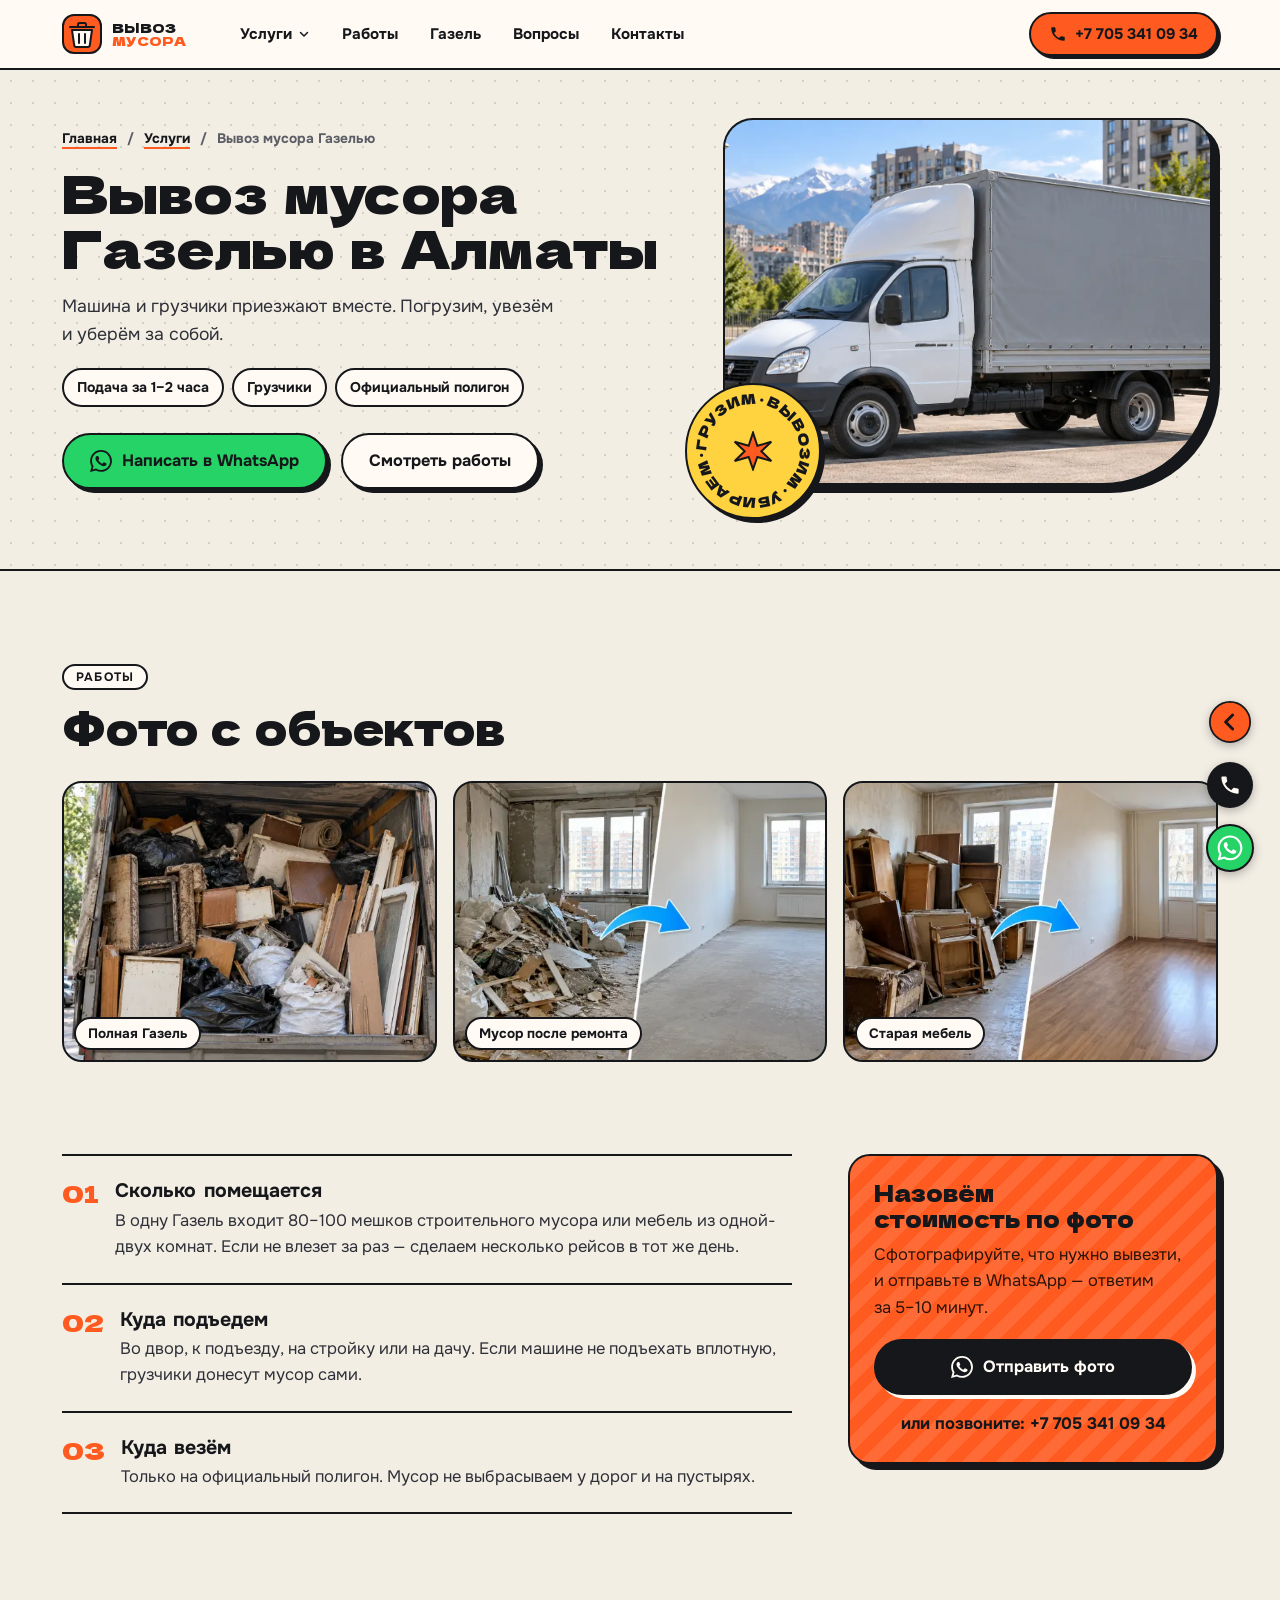
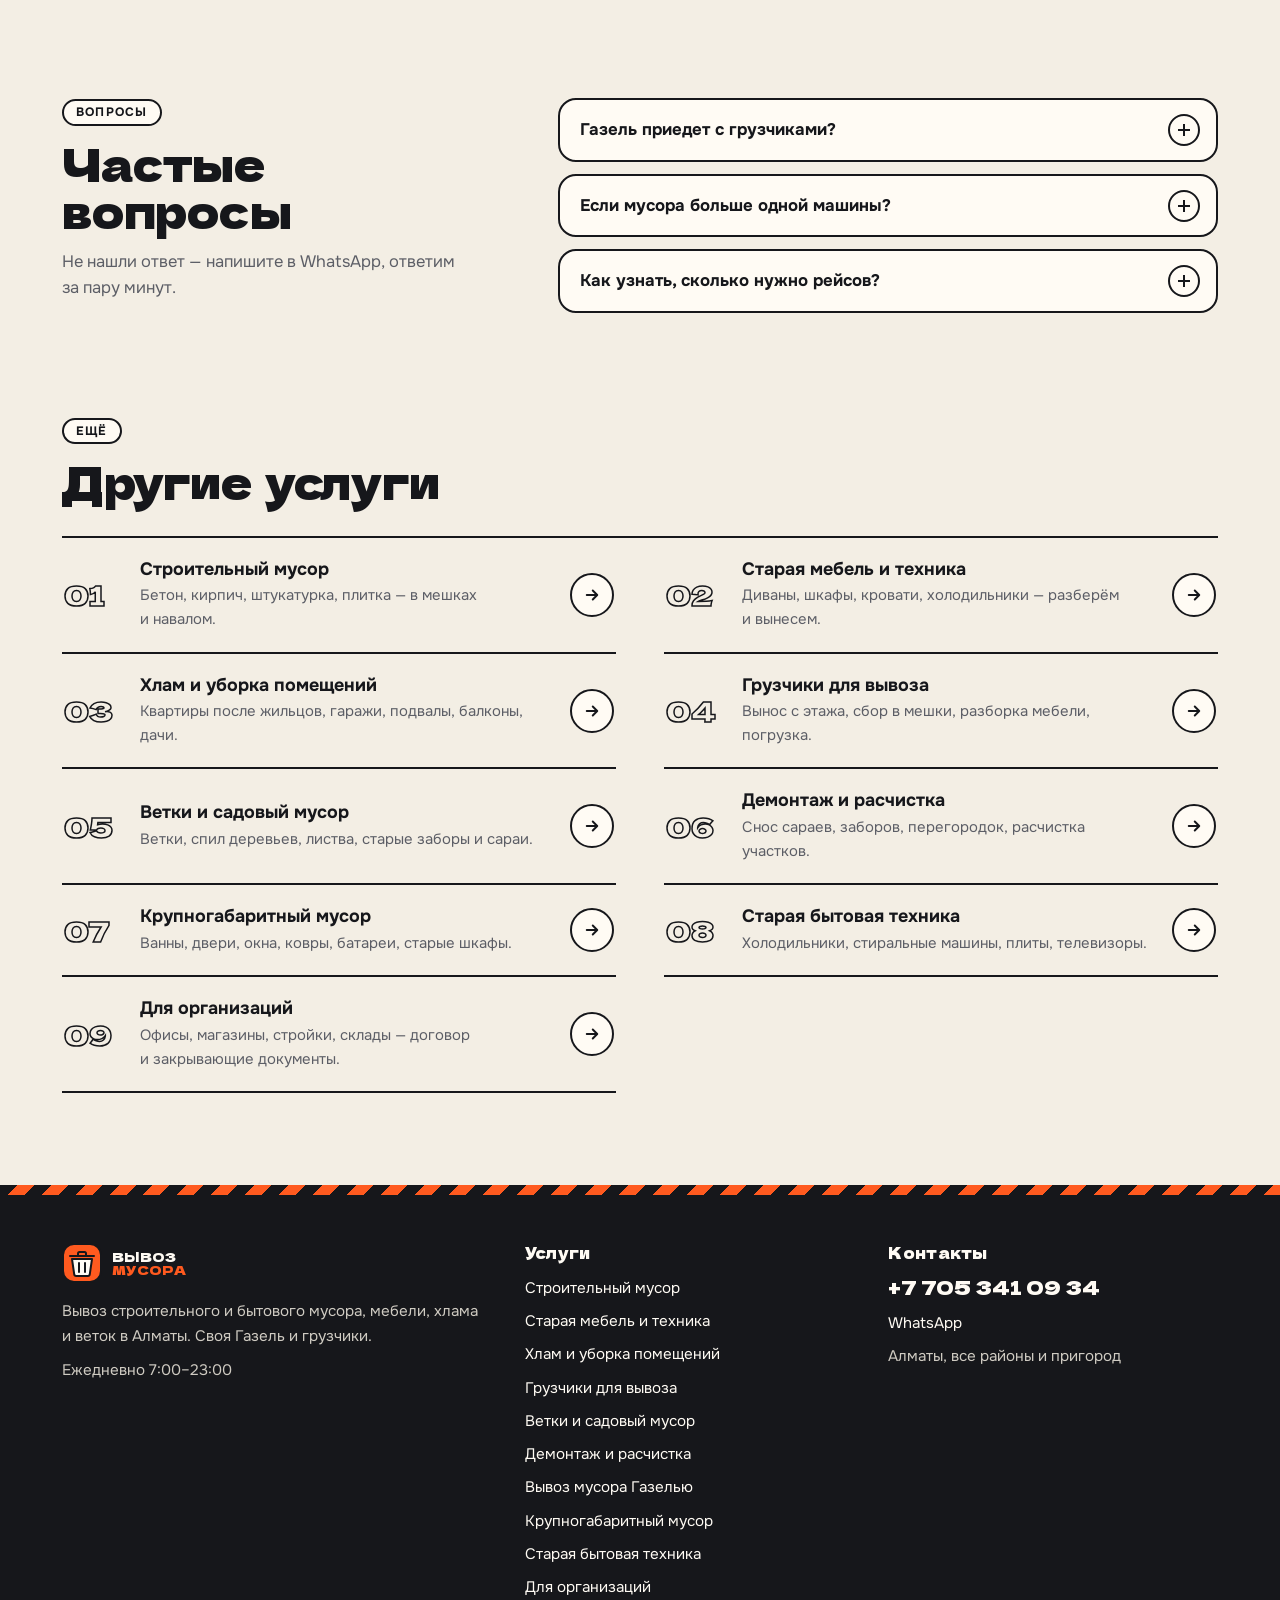
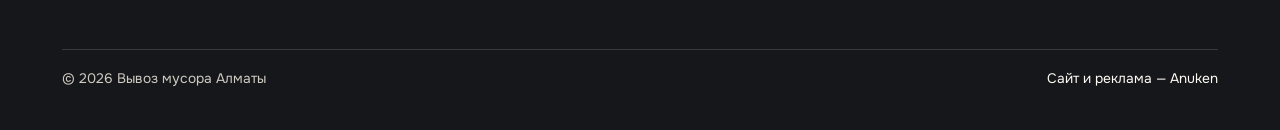
<file: uslugi/vyvoz-musora-gazelyu.html>
<!DOCTYPE html>
<html lang="ru">
<head>
<script async src="https://www.googletagmanager.com/gtag/js?id=AW-18490521260"></script>
<script>window.dataLayer=window.dataLayer||[];function gtag(){dataLayer.push(arguments);}gtag('js',new Date());gtag('config','AW-18490521260');</script>
<meta charset="utf-8">
<meta name="viewport" content="width=device-width, initial-scale=1, viewport-fit=cover">
<title>Вывоз мусора Газелью в Алматы — машина с грузчиками</title>
<meta name="description" content="Вывоз мусора Газелью в Алматы: строительный и бытовой мусор, мебель, хлам. Машина приезжает вместе с грузчиками, при большом объёме — несколько рейсов в день.">
<link rel="canonical" href="https://qoqys.kz/uslugi/vyvoz-musora-gazelyu.html">
<meta name="theme-color" content="#FF5A1F">
<meta property="og:type" content="website">
<meta property="og:site_name" content="Вывоз мусора Алматы">
<meta property="og:locale" content="ru_RU">
<meta property="og:title" content="Вывоз мусора Газелью в Алматы — машина с грузчиками">
<meta property="og:description" content="Вывоз мусора Газелью в Алматы: строительный и бытовой мусор, мебель, хлам. Машина приезжает вместе с грузчиками, при большом объёме — несколько рейсов в день.">
<meta property="og:url" content="https://qoqys.kz/uslugi/vyvoz-musora-gazelyu.html">
<meta property="og:image" content="https://qoqys.kz/images/og-banner.jpg">
<meta property="og:image:secure_url" content="https://qoqys.kz/images/og-banner.jpg">
<meta property="og:image:type" content="image/jpeg">
<meta property="og:image:width" content="1200">
<meta property="og:image:height" content="630">
<meta name="twitter:card" content="summary_large_image">
<meta name="twitter:image" content="https://qoqys.kz/images/og-banner.jpg">
<link rel="icon" type="image/png" href="../images/favicon.png">
<link rel="apple-touch-icon" href="../images/favicon.png">
<link rel="preload" as="font" type="font/woff2" href="../assets/fonts/dela-gothic-one-cyrillic-400-normal.woff2" crossorigin>
<link rel="preload" as="font" type="font/woff2" href="../assets/fonts/onest-cyrillic-400-normal.woff2" crossorigin>
<link rel="preload" as="image" href="../images/hero-1.webp" type="image/webp" fetchpriority="high">
<link rel="stylesheet" href="../assets/style.css">
<script>function imgFb(i){var p=i.parentNode,s=p&&p.tagName==='PICTURE'?p.querySelector('source'):null;if(s){p.removeChild(s);i.src=i.getAttribute('src');}else{i.onerror=null;i.classList.add('miss');}}</script>
<script type="application/ld+json">{"@context":"https://schema.org","@graph":[{"@type":"Service","@id":"https://qoqys.kz/uslugi/vyvoz-musora-gazelyu.html#service","name":"Вывоз мусора Газелью в Алматы","serviceType":"Вывоз мусора Газелью","description":"Вывоз мусора Газелью в Алматы: строительный и бытовой мусор, мебель, хлам. Машина приезжает вместе с грузчиками, при большом объёме — несколько рейсов в день.","url":"https://qoqys.kz/uslugi/vyvoz-musora-gazelyu.html","provider":{"@id":"https://qoqys.kz/#org"},"areaServed":{"@type":"City","name":"Алматы"}},{"@type":"BreadcrumbList","itemListElement":[{"@type":"ListItem","position":1,"name":"Главная","item":"https://qoqys.kz/"},{"@type":"ListItem","position":2,"name":"Услуги","item":"https://qoqys.kz/#services"},{"@type":"ListItem","position":3,"name":"Вывоз мусора Газелью","item":"https://qoqys.kz/uslugi/vyvoz-musora-gazelyu.html"}]},{"@type":"FAQPage","mainEntity":[{"@type":"Question","name":"Газель приедет с грузчиками?","acceptedAnswer":{"@type":"Answer","text":"Да, машина и бригада приезжают вместе."}},{"@type":"Question","name":"Если мусора больше одной машины?","acceptedAnswer":{"@type":"Answer","text":"Сделаем несколько рейсов в тот же день."}},{"@type":"Question","name":"Как узнать, сколько нужно рейсов?","acceptedAnswer":{"@type":"Answer","text":"Пришлите фото или видео в WhatsApp — посчитаем объём до выезда."}}]}]}</script>
</head>
<body>
<header class="hd"><div class="wrap hd-in">
<a class="logo" href="../" aria-label="Вывоз мусора Алматы — на главную"><svg viewBox="0 0 40 40" aria-hidden="true"><rect x="1" y="1" width="38" height="38" rx="11" fill="#FF5A1F" stroke="#16171B" stroke-width="2"/><path d="M10 16h20l-2.2 15.2a2 2 0 0 1-2 1.8H14.2a2 2 0 0 1-2-1.8z" fill="#FFFBF4" stroke="#16171B" stroke-width="2" stroke-linejoin="round"/><path d="M8 13h24M16 13v-2.5a1.5 1.5 0 0 1 1.5-1.5h5a1.5 1.5 0 0 1 1.5 1.5V13" fill="none" stroke="#16171B" stroke-width="2" stroke-linecap="round"/><path d="M17 20v9M23 20v9" stroke="#16171B" stroke-width="2" stroke-linecap="round"/></svg><span>ВЫВОЗ<b>МУСОРА</b></span></a>
<nav class="nav" aria-label="Меню">
<div class="dd"><button class="dd-btn" type="button" aria-expanded="false" aria-haspopup="true">Услуги<svg viewBox="0 0 24 24" aria-hidden="true"><path fill="none" stroke="currentColor" stroke-width="3" stroke-linecap="round" stroke-linejoin="round" d="M5 9l7 7 7-7"/></svg></button><div class="dd-list"><a href="../uslugi/stroitelnyj-musor.html">Строительный мусор</a><a href="../uslugi/vyvoz-mebeli.html">Старая мебель и техника</a><a href="../uslugi/vyvoz-hlama.html">Хлам и уборка помещений</a><a href="../uslugi/gruzchiki.html">Грузчики для вывоза</a><a href="../uslugi/sadovyj-musor.html">Ветки и садовый мусор</a><a href="../uslugi/demontazh.html">Демонтаж и расчистка</a><a href="../uslugi/vyvoz-musora-gazelyu.html">Вывоз мусора Газелью</a><a href="../uslugi/krupnogabaritnyj-musor.html">Крупногабаритный мусор</a><a href="../uslugi/vyvoz-tehniki.html">Старая бытовая техника</a><a href="../uslugi/dlya-organizaciy.html">Для организаций</a></div></div>
<a href="../#works">Работы</a><a href="../#fleet">Газель</a><a href="../#faq">Вопросы</a><a href="#contacts">Контакты</a>
</nav>
<div class="hd-act">
<a class="hd-tel" href="tel:+77053410934" data-conv="call" aria-label="Позвонить +7 705 341 09 34"><svg viewBox="0 0 24 24" aria-hidden="true"><path fill="currentColor" d="M6.62 10.79a15.1 15.1 0 0 0 6.59 6.59l2.2-2.2a1 1 0 0 1 1.02-.24c1.12.37 2.33.57 3.57.57a1 1 0 0 1 1 1V20a1 1 0 0 1-1 1C10.61 21 3 13.39 3 4a1 1 0 0 1 1-1h3.5a1 1 0 0 1 1 1c0 1.25.2 2.45.57 3.57a1 1 0 0 1-.25 1.02l-2.2 2.2z"/></svg><span class="num">+7 705 341 09 34</span></a>
<button class="burger" type="button" data-menu-open aria-label="Меню" aria-controls="menu"><i></i></button>
</div></div></header>
<main>
<section class="hero dots hero-svc"><div class="wrap hero-in">
<div class="hero-txt"><ol class="crumbs"><li><a href="../">Главная</a></li><li><a href="../#services">Услуги</a></li><li aria-current="page">Вывоз мусора Газелью</li></ol>
<h1>Вывоз мусора Газелью в Алматы</h1>
<p class="lead">Машина и грузчики приезжают вместе. Погрузим, увезём и уберём за собой.</p>
<ul class="chips"><li>Подача за <span class="nw">1–2 часа</span></li><li>Грузчики</li><li>Официальный полигон</li></ul>
<div class="cta"><a class="btn btn-wa" href="https://wa.me/77053410934?text=%D0%97%D0%B4%D1%80%D0%B0%D0%B2%D1%81%D1%82%D0%B2%D1%83%D0%B9%D1%82%D0%B5%21%20%D0%9D%D1%83%D0%B6%D0%BD%D0%BE%3A%20%D0%B2%D1%8B%D0%B2%D0%BE%D0%B7%20%D0%BC%D1%83%D1%81%D0%BE%D1%80%D0%B0%20%D0%B3%D0%B0%D0%B7%D0%B5%D0%BB%D1%8C%D1%8E.%20%D0%90%D0%BB%D0%BC%D0%B0%D1%82%D1%8B.%20%D0%9E%D1%82%D0%BF%D1%80%D0%B0%D0%B2%D0%BB%D1%8F%D1%8E%20%D1%84%D0%BE%D1%82%D0%BE." data-conv="whatsapp" target="_blank" rel="noopener"><svg viewBox="0 0 24 24" aria-hidden="true"><path fill="currentColor" d="M17.47 14.38c-.3-.15-1.76-.87-2.03-.97-.27-.1-.47-.15-.67.15-.2.3-.77.97-.94 1.16-.17.2-.35.22-.64.07-.3-.15-1.26-.46-2.39-1.47-.88-.79-1.48-1.76-1.65-2.06-.17-.3-.02-.46.13-.6.13-.14.3-.35.45-.52.15-.18.2-.3.3-.5.1-.2.05-.37-.03-.52-.07-.15-.67-1.61-.92-2.2-.24-.58-.49-.5-.67-.51h-.57c-.2 0-.52.07-.79.37-.27.3-1.04 1.02-1.04 2.48 0 1.46 1.07 2.88 1.21 3.07.15.2 2.1 3.2 5.08 4.49.71.3 1.26.49 1.7.62.71.23 1.36.2 1.87.12.57-.09 1.76-.72 2-1.41.25-.7.25-1.29.18-1.41-.08-.13-.28-.2-.57-.35zM12.05 21.8h-.01a9.87 9.87 0 0 1-5.03-1.38l-.36-.21-3.74.98 1-3.65-.24-.37a9.86 9.86 0 0 1-1.51-5.26c0-5.45 4.44-9.88 9.89-9.88 2.64 0 5.12 1.03 6.99 2.9a9.83 9.83 0 0 1 2.89 6.99c0 5.45-4.44 9.88-9.88 9.88zm8.41-18.3A11.82 11.82 0 0 0 12.05 0C5.5 0 .16 5.34.16 11.89c0 2.1.55 4.14 1.59 5.95L.06 24l6.3-1.65a11.88 11.88 0 0 0 5.68 1.45h.01c6.55 0 11.89-5.34 11.89-11.89 0-3.18-1.24-6.16-3.48-8.41z"/></svg>Написать в WhatsApp</a><a class="btn btn-line" href="#works">Смотреть работы</a></div>
</div>
<div class="hero-pic"><div class="frame"><picture><source type="image/webp" srcset="../images/hero-1.webp"><img src="../images/hero-1.jpg" width="1600" height="900" alt="" fetchpriority="high" decoding="async" onload="this.classList.add('ok')" onerror="imgFb(this)"></picture></div><div class="sticker" aria-hidden="true"><svg class="ring" viewBox="0 0 100 100"><defs><path id="rp" d="M50 50m-39 0a39 39 0 1 1 78 0a39 39 0 1 1-78 0"/></defs><text><textPath href="#rp" textLength="244">ГРУЗИМ · ВЫВОЗИМ · УБИРАЕМ · </textPath></text></svg><svg class="core" viewBox="0 0 24 24"><path fill="#FF5A1F" stroke="#16171B" stroke-width="1.2" d="M12 1l2.6 7.9L23 6.5l-6 5.7L23 18l-8.4-2.4L12 23l-2.6-7.4L1 18l6-5.8L1 6.5l8.4 2.4z"/></svg></div></div>
</div></section>
<section class="sec" id="works"><div class="wrap">
<div class="sh"><div><span class="kick">Работы</span><h2>Фото с объектов</h2></div></div>
<div class="strip"><figure class="ph"><picture><source type="image/webp" srcset="../images/portfolio/06-gazel.webp"><img src="../images/portfolio/06-gazel.jpg" width="640" height="400" alt="Полная Газель" loading="lazy" decoding="async" onload="this.classList.add('ok')" onerror="imgFb(this)"></picture><figcaption>Полная Газель</figcaption></figure><figure class="ph"><picture><source type="image/webp" srcset="../images/portfolio/01-stroitelnyj-musor.webp"><img src="../images/portfolio/01-stroitelnyj-musor.jpg" width="640" height="400" alt="Мусор после ремонта" loading="lazy" decoding="async" onload="this.classList.add('ok')" onerror="imgFb(this)"></picture><figcaption>Мусор после ремонта</figcaption></figure><figure class="ph"><picture><source type="image/webp" srcset="../images/portfolio/02-vyvoz-mebeli.webp"><img src="../images/portfolio/02-vyvoz-mebeli.jpg" width="640" height="400" alt="Старая мебель" loading="lazy" decoding="async" onload="this.classList.add('ok')" onerror="imgFb(this)"></picture><figcaption>Старая мебель</figcaption></figure></div></div></section>
<section class="sec" style="padding-top:0"><div class="wrap sb">
<article><div class="blk"><span class="n">01</span><h2>Сколько помещается</h2><p>В одну Газель входит <span class="nw">80–100 мешков</span> строительного мусора или мебель из одной-двух комнат. Если не влезет за раз — сделаем несколько рейсов в тот же день.</p></div><div class="blk"><span class="n">02</span><h2>Куда подъедем</h2><p>Во двор, к подъезду, на стройку или на дачу. Если машине не подъехать вплотную, грузчики донесут мусор сами.</p></div><div class="blk"><span class="n">03</span><h2>Куда везём</h2><p>Только на официальный полигон. Мусор не выбрасываем у дорог и на пустырях.</p></div></article>
<aside class="order"><h3>Назовём стоимость по фото</h3><p>Сфотографируйте, что нужно вывезти, и отправьте в WhatsApp — ответим за <span class="nw">5–10 минут.</span></p>
<a class="btn btn-ink" href="https://wa.me/77053410934?text=%D0%97%D0%B4%D1%80%D0%B0%D0%B2%D1%81%D1%82%D0%B2%D1%83%D0%B9%D1%82%D0%B5%21%20%D0%9D%D1%83%D0%B6%D0%BD%D0%BE%3A%20%D0%B2%D1%8B%D0%B2%D0%BE%D0%B7%20%D0%BC%D1%83%D1%81%D0%BE%D1%80%D0%B0%20%D0%B3%D0%B0%D0%B7%D0%B5%D0%BB%D1%8C%D1%8E.%20%D0%90%D0%BB%D0%BC%D0%B0%D1%82%D1%8B.%20%D0%9E%D1%82%D0%BF%D1%80%D0%B0%D0%B2%D0%BB%D1%8F%D1%8E%20%D1%84%D0%BE%D1%82%D0%BE." data-conv="whatsapp" target="_blank" rel="noopener"><svg viewBox="0 0 24 24" aria-hidden="true"><path fill="currentColor" d="M17.47 14.38c-.3-.15-1.76-.87-2.03-.97-.27-.1-.47-.15-.67.15-.2.3-.77.97-.94 1.16-.17.2-.35.22-.64.07-.3-.15-1.26-.46-2.39-1.47-.88-.79-1.48-1.76-1.65-2.06-.17-.3-.02-.46.13-.6.13-.14.3-.35.45-.52.15-.18.2-.3.3-.5.1-.2.05-.37-.03-.52-.07-.15-.67-1.61-.92-2.2-.24-.58-.49-.5-.67-.51h-.57c-.2 0-.52.07-.79.37-.27.3-1.04 1.02-1.04 2.48 0 1.46 1.07 2.88 1.21 3.07.15.2 2.1 3.2 5.08 4.49.71.3 1.26.49 1.7.62.71.23 1.36.2 1.87.12.57-.09 1.76-.72 2-1.41.25-.7.25-1.29.18-1.41-.08-.13-.28-.2-.57-.35zM12.05 21.8h-.01a9.87 9.87 0 0 1-5.03-1.38l-.36-.21-3.74.98 1-3.65-.24-.37a9.86 9.86 0 0 1-1.51-5.26c0-5.45 4.44-9.88 9.89-9.88 2.64 0 5.12 1.03 6.99 2.9a9.83 9.83 0 0 1 2.89 6.99c0 5.45-4.44 9.88-9.88 9.88zm8.41-18.3A11.82 11.82 0 0 0 12.05 0C5.5 0 .16 5.34.16 11.89c0 2.1.55 4.14 1.59 5.95L.06 24l6.3-1.65a11.88 11.88 0 0 0 5.68 1.45h.01c6.55 0 11.89-5.34 11.89-11.89 0-3.18-1.24-6.16-3.48-8.41z"/></svg>Отправить фото</a>
<a class="tel" href="tel:+77053410934" data-conv="call">или позвоните: +7 705 341 09 34</a></aside>
</div></section>
<section class="sec" id="faq"><div class="wrap faq-grid"><div><span class="kick">Вопросы</span><h2>Частые вопросы</h2><p style="margin-top:14px;color:var(--mut)">Не нашли ответ — напишите в WhatsApp, ответим за пару минут.</p></div><div class="faq"><details><summary>Газель приедет с грузчиками?</summary><div class="ans"><p>Да, машина и бригада приезжают вместе.</p></div></details><details><summary>Если мусора больше одной машины?</summary><div class="ans"><p>Сделаем несколько рейсов в тот же день.</p></div></details><details><summary>Как узнать, сколько нужно рейсов?</summary><div class="ans"><p>Пришлите фото или видео в WhatsApp — посчитаем объём до выезда.</p></div></details></div></div></section>
<section class="sec" style="padding-top:0"><div class="wrap"><div class="sh"><div><span class="kick">Ещё</span><h2>Другие услуги</h2></div></div><div class="slist"><a class="sl" href="../uslugi/stroitelnyj-musor.html"><span class="sl-n">01</span><span><span class="sl-t">Строительный мусор</span><span class="sl-d">Бетон, кирпич, штукатурка, плитка — в мешках и навалом.</span></span><span class="sl-go"><svg viewBox="0 0 24 24" aria-hidden="true"><path fill="none" stroke="currentColor" stroke-width="2.6" stroke-linecap="round" stroke-linejoin="round" d="M5 12h13M13 6l6 6-6 6"/></svg></span></a><a class="sl" href="../uslugi/vyvoz-mebeli.html"><span class="sl-n">02</span><span><span class="sl-t">Старая мебель и техника</span><span class="sl-d">Диваны, шкафы, кровати, холодильники — разберём и вынесем.</span></span><span class="sl-go"><svg viewBox="0 0 24 24" aria-hidden="true"><path fill="none" stroke="currentColor" stroke-width="2.6" stroke-linecap="round" stroke-linejoin="round" d="M5 12h13M13 6l6 6-6 6"/></svg></span></a><a class="sl" href="../uslugi/vyvoz-hlama.html"><span class="sl-n">03</span><span><span class="sl-t">Хлам и уборка помещений</span><span class="sl-d">Квартиры после жильцов, гаражи, подвалы, балконы, дачи.</span></span><span class="sl-go"><svg viewBox="0 0 24 24" aria-hidden="true"><path fill="none" stroke="currentColor" stroke-width="2.6" stroke-linecap="round" stroke-linejoin="round" d="M5 12h13M13 6l6 6-6 6"/></svg></span></a><a class="sl" href="../uslugi/gruzchiki.html"><span class="sl-n">04</span><span><span class="sl-t">Грузчики для вывоза</span><span class="sl-d">Вынос с этажа, сбор в мешки, разборка мебели, погрузка.</span></span><span class="sl-go"><svg viewBox="0 0 24 24" aria-hidden="true"><path fill="none" stroke="currentColor" stroke-width="2.6" stroke-linecap="round" stroke-linejoin="round" d="M5 12h13M13 6l6 6-6 6"/></svg></span></a><a class="sl" href="../uslugi/sadovyj-musor.html"><span class="sl-n">05</span><span><span class="sl-t">Ветки и садовый мусор</span><span class="sl-d">Ветки, спил деревьев, листва, старые заборы и сараи.</span></span><span class="sl-go"><svg viewBox="0 0 24 24" aria-hidden="true"><path fill="none" stroke="currentColor" stroke-width="2.6" stroke-linecap="round" stroke-linejoin="round" d="M5 12h13M13 6l6 6-6 6"/></svg></span></a><a class="sl" href="../uslugi/demontazh.html"><span class="sl-n">06</span><span><span class="sl-t">Демонтаж и расчистка</span><span class="sl-d">Снос сараев, заборов, перегородок, расчистка участков.</span></span><span class="sl-go"><svg viewBox="0 0 24 24" aria-hidden="true"><path fill="none" stroke="currentColor" stroke-width="2.6" stroke-linecap="round" stroke-linejoin="round" d="M5 12h13M13 6l6 6-6 6"/></svg></span></a><a class="sl" href="../uslugi/krupnogabaritnyj-musor.html"><span class="sl-n">07</span><span><span class="sl-t">Крупногабаритный мусор</span><span class="sl-d">Ванны, двери, окна, ковры, батареи, старые шкафы.</span></span><span class="sl-go"><svg viewBox="0 0 24 24" aria-hidden="true"><path fill="none" stroke="currentColor" stroke-width="2.6" stroke-linecap="round" stroke-linejoin="round" d="M5 12h13M13 6l6 6-6 6"/></svg></span></a><a class="sl" href="../uslugi/vyvoz-tehniki.html"><span class="sl-n">08</span><span><span class="sl-t">Старая бытовая техника</span><span class="sl-d">Холодильники, стиральные машины, плиты, телевизоры.</span></span><span class="sl-go"><svg viewBox="0 0 24 24" aria-hidden="true"><path fill="none" stroke="currentColor" stroke-width="2.6" stroke-linecap="round" stroke-linejoin="round" d="M5 12h13M13 6l6 6-6 6"/></svg></span></a><a class="sl" href="../uslugi/dlya-organizaciy.html"><span class="sl-n">09</span><span><span class="sl-t">Для организаций</span><span class="sl-d">Офисы, магазины, стройки, склады — договор и закрывающие документы.</span></span><span class="sl-go"><svg viewBox="0 0 24 24" aria-hidden="true"><path fill="none" stroke="currentColor" stroke-width="2.6" stroke-linecap="round" stroke-linejoin="round" d="M5 12h13M13 6l6 6-6 6"/></svg></span></a></div></div></section>
</main>
<footer class="ft" id="contacts"><div class="wrap">
<div class="ft-grid">
<div><a class="logo" href="../" aria-label="Вывоз мусора Алматы — на главную"><svg viewBox="0 0 40 40" aria-hidden="true"><rect x="1" y="1" width="38" height="38" rx="11" fill="#FF5A1F" stroke="#16171B" stroke-width="2"/><path d="M10 16h20l-2.2 15.2a2 2 0 0 1-2 1.8H14.2a2 2 0 0 1-2-1.8z" fill="#FFFBF4" stroke="#16171B" stroke-width="2" stroke-linejoin="round"/><path d="M8 13h24M16 13v-2.5a1.5 1.5 0 0 1 1.5-1.5h5a1.5 1.5 0 0 1 1.5 1.5V13" fill="none" stroke="#16171B" stroke-width="2" stroke-linecap="round"/><path d="M17 20v9M23 20v9" stroke="#16171B" stroke-width="2" stroke-linecap="round"/></svg><span>ВЫВОЗ<b>МУСОРА</b></span></a><p>Вывоз строительного и бытового мусора, мебели, хлама и веток в Алматы. Своя Газель и грузчики.</p><p style="margin-top:10px">Ежедневно 7:00–23:00</p></div>
<div><h3>Услуги</h3><ul><li><a href="../uslugi/stroitelnyj-musor.html">Строительный мусор</a></li><li><a href="../uslugi/vyvoz-mebeli.html">Старая мебель и техника</a></li><li><a href="../uslugi/vyvoz-hlama.html">Хлам и уборка помещений</a></li><li><a href="../uslugi/gruzchiki.html">Грузчики для вывоза</a></li><li><a href="../uslugi/sadovyj-musor.html">Ветки и садовый мусор</a></li><li><a href="../uslugi/demontazh.html">Демонтаж и расчистка</a></li><li><a href="../uslugi/vyvoz-musora-gazelyu.html">Вывоз мусора Газелью</a></li><li><a href="../uslugi/krupnogabaritnyj-musor.html">Крупногабаритный мусор</a></li><li><a href="../uslugi/vyvoz-tehniki.html">Старая бытовая техника</a></li><li><a href="../uslugi/dlya-organizaciy.html">Для организаций</a></li></ul></div>
<div><h3>Контакты</h3><ul>
<li><a class="big" href="tel:+77053410934" data-conv="call">+7 705 341 09 34</a></li>
<li><a href="https://wa.me/77053410934?text=%D0%97%D0%B4%D1%80%D0%B0%D0%B2%D1%81%D1%82%D0%B2%D1%83%D0%B9%D1%82%D0%B5%21%20%D0%9D%D1%83%D0%B6%D0%B5%D0%BD%20%D0%B2%D1%8B%D0%B2%D0%BE%D0%B7%20%D0%BC%D1%83%D1%81%D0%BE%D1%80%D0%B0%20%D0%B2%20%D0%90%D0%BB%D0%BC%D0%B0%D1%82%D1%8B.%20%D0%9E%D1%82%D0%BF%D1%80%D0%B0%D0%B2%D0%BB%D1%8F%D1%8E%20%D1%84%D0%BE%D1%82%D0%BE." data-conv="whatsapp" target="_blank" rel="noopener">WhatsApp</a></li>
<li>Алматы, все районы и пригород</li>
</ul></div>
</div>
<div class="ft-bot"><span>© 2026 Вывоз мусора Алматы</span><a href="https://wa.me/77074534518" target="_blank" rel="noopener">Сайт и реклама — Anuken</a></div>
</div></footer>
<div class="menu" id="menu" aria-hidden="true"><div class="menu-p" role="dialog" aria-modal="true" aria-label="Меню">
<div class="menu-h"><a class="logo" href="../" aria-label="Вывоз мусора Алматы — на главную"><svg viewBox="0 0 40 40" aria-hidden="true"><rect x="1" y="1" width="38" height="38" rx="11" fill="#FF5A1F" stroke="#16171B" stroke-width="2"/><path d="M10 16h20l-2.2 15.2a2 2 0 0 1-2 1.8H14.2a2 2 0 0 1-2-1.8z" fill="#FFFBF4" stroke="#16171B" stroke-width="2" stroke-linejoin="round"/><path d="M8 13h24M16 13v-2.5a1.5 1.5 0 0 1 1.5-1.5h5a1.5 1.5 0 0 1 1.5 1.5V13" fill="none" stroke="#16171B" stroke-width="2" stroke-linecap="round"/><path d="M17 20v9M23 20v9" stroke="#16171B" stroke-width="2" stroke-linecap="round"/></svg><span>ВЫВОЗ<b>МУСОРА</b></span></a><button class="menu-x" type="button" data-menu-close>✕ ЗАКРЫТЬ</button></div>
<p class="menu-t">Разделы</p><div class="tiles"><a href="../">Главная</a><a href="../#services">Услуги</a><a href="../#fleet">Газель</a><a href="../#faq">Вопросы</a></div>
<p class="menu-t">Услуги</p><ul class="mlist"><li><a href="../uslugi/stroitelnyj-musor.html">Строительный мусор</a></li><li><a href="../uslugi/vyvoz-mebeli.html">Старая мебель и техника</a></li><li><a href="../uslugi/vyvoz-hlama.html">Хлам и уборка помещений</a></li><li><a href="../uslugi/gruzchiki.html">Грузчики для вывоза</a></li><li><a href="../uslugi/sadovyj-musor.html">Ветки и садовый мусор</a></li><li><a href="../uslugi/demontazh.html">Демонтаж и расчистка</a></li><li><a href="../uslugi/vyvoz-musora-gazelyu.html" aria-current="page">Вывоз мусора Газелью</a></li><li><a href="../uslugi/krupnogabaritnyj-musor.html">Крупногабаритный мусор</a></li><li><a href="../uslugi/vyvoz-tehniki.html">Старая бытовая техника</a></li><li><a href="../uslugi/dlya-organizaciy.html">Для организаций</a></li></ul>
<p class="menu-t">Телефон</p><div class="mcont"><a href="tel:+77053410934" data-conv="call">+7 705 341 09 34</a><p>Ежедневно 7:00–23:00 · Алматы и пригород</p></div>
</div></div>
<nav class="bar" aria-label="Разделы"><a href="../">Главная</a><a href="#works">Фото</a><a href="#faq">Вопросы</a><a href="../#services">Услуги</a></nav>
<div class="float">
<button class="f-small" type="button" data-back="../" aria-label="Назад" title="Назад"><svg viewBox="0 0 48 48" aria-hidden="true"><circle cx="24" cy="24" r="23" fill="#FF5A1F" stroke="#16171B" stroke-width="2"/><path fill="none" stroke="#16171B" stroke-width="3.4" stroke-linecap="round" stroke-linejoin="round" d="M27 16l-8 8 8 8"/></svg></button><button class="f-up f-small" type="button" data-up aria-label="Наверх" title="Наверх"><svg viewBox="0 0 48 48" aria-hidden="true"><circle cx="24" cy="24" r="23" fill="#FF5A1F" stroke="#16171B" stroke-width="2"/><path fill="none" stroke="#16171B" stroke-width="3.4" stroke-linecap="round" stroke-linejoin="round" d="M16 27l8-8 8 8"/></svg></button>
<a href="tel:+77053410934" data-conv="call" aria-label="Позвонить" title="Позвонить"><svg viewBox="0 0 48 48" aria-hidden="true"><circle cx="24" cy="24" r="23" fill="#16171B"/><g transform="translate(12.5 12.5) scale(.96)"><path fill="#FFFBF4" d="M6.62 10.79a15.1 15.1 0 0 0 6.59 6.59l2.2-2.2a1 1 0 0 1 1.02-.24c1.12.37 2.33.57 3.57.57a1 1 0 0 1 1 1V20a1 1 0 0 1-1 1C10.61 21 3 13.39 3 4a1 1 0 0 1 1-1h3.5a1 1 0 0 1 1 1c0 1.25.2 2.45.57 3.57a1 1 0 0 1-.25 1.02l-2.2 2.2z"/></g></svg></a>
<a href="https://wa.me/77053410934?text=%D0%97%D0%B4%D1%80%D0%B0%D0%B2%D1%81%D1%82%D0%B2%D1%83%D0%B9%D1%82%D0%B5%21%20%D0%9D%D1%83%D0%B6%D0%BD%D0%BE%3A%20%D0%B2%D1%8B%D0%B2%D0%BE%D0%B7%20%D0%BC%D1%83%D1%81%D0%BE%D1%80%D0%B0%20%D0%B3%D0%B0%D0%B7%D0%B5%D0%BB%D1%8C%D1%8E.%20%D0%90%D0%BB%D0%BC%D0%B0%D1%82%D1%8B.%20%D0%9E%D1%82%D0%BF%D1%80%D0%B0%D0%B2%D0%BB%D1%8F%D1%8E%20%D1%84%D0%BE%D1%82%D0%BE." data-conv="whatsapp" target="_blank" rel="noopener" aria-label="WhatsApp" title="WhatsApp"><svg viewBox="0 0 48 48" aria-hidden="true"><circle cx="24" cy="24" r="23" fill="#25D366" stroke="#16171B" stroke-width="2"/><g transform="translate(11.5 11.5) scale(1.04)"><path fill="#fff" d="M17.47 14.38c-.3-.15-1.76-.87-2.03-.97-.27-.1-.47-.15-.67.15-.2.3-.77.97-.94 1.16-.17.2-.35.22-.64.07-.3-.15-1.26-.46-2.39-1.47-.88-.79-1.48-1.76-1.65-2.06-.17-.3-.02-.46.13-.6.13-.14.3-.35.45-.52.15-.18.2-.3.3-.5.1-.2.05-.37-.03-.52-.07-.15-.67-1.61-.92-2.2-.24-.58-.49-.5-.67-.51h-.57c-.2 0-.52.07-.79.37-.27.3-1.04 1.02-1.04 2.48 0 1.46 1.07 2.88 1.21 3.07.15.2 2.1 3.2 5.08 4.49.71.3 1.26.49 1.7.62.71.23 1.36.2 1.87.12.57-.09 1.76-.72 2-1.41.25-.7.25-1.29.18-1.41-.08-.13-.28-.2-.57-.35zM12.05 21.8h-.01a9.87 9.87 0 0 1-5.03-1.38l-.36-.21-3.74.98 1-3.65-.24-.37a9.86 9.86 0 0 1-1.51-5.26c0-5.45 4.44-9.88 9.89-9.88 2.64 0 5.12 1.03 6.99 2.9a9.83 9.83 0 0 1 2.89 6.99c0 5.45-4.44 9.88-9.88 9.88zm8.41-18.3A11.82 11.82 0 0 0 12.05 0C5.5 0 .16 5.34.16 11.89c0 2.1.55 4.14 1.59 5.95L.06 24l6.3-1.65a11.88 11.88 0 0 0 5.68 1.45h.01c6.55 0 11.89-5.34 11.89-11.89 0-3.18-1.24-6.16-3.48-8.41z"/></g></svg></a>
</div>
<script src="../assets/app.js?v=20261031" defer></script>
</body>
</html>
</file>
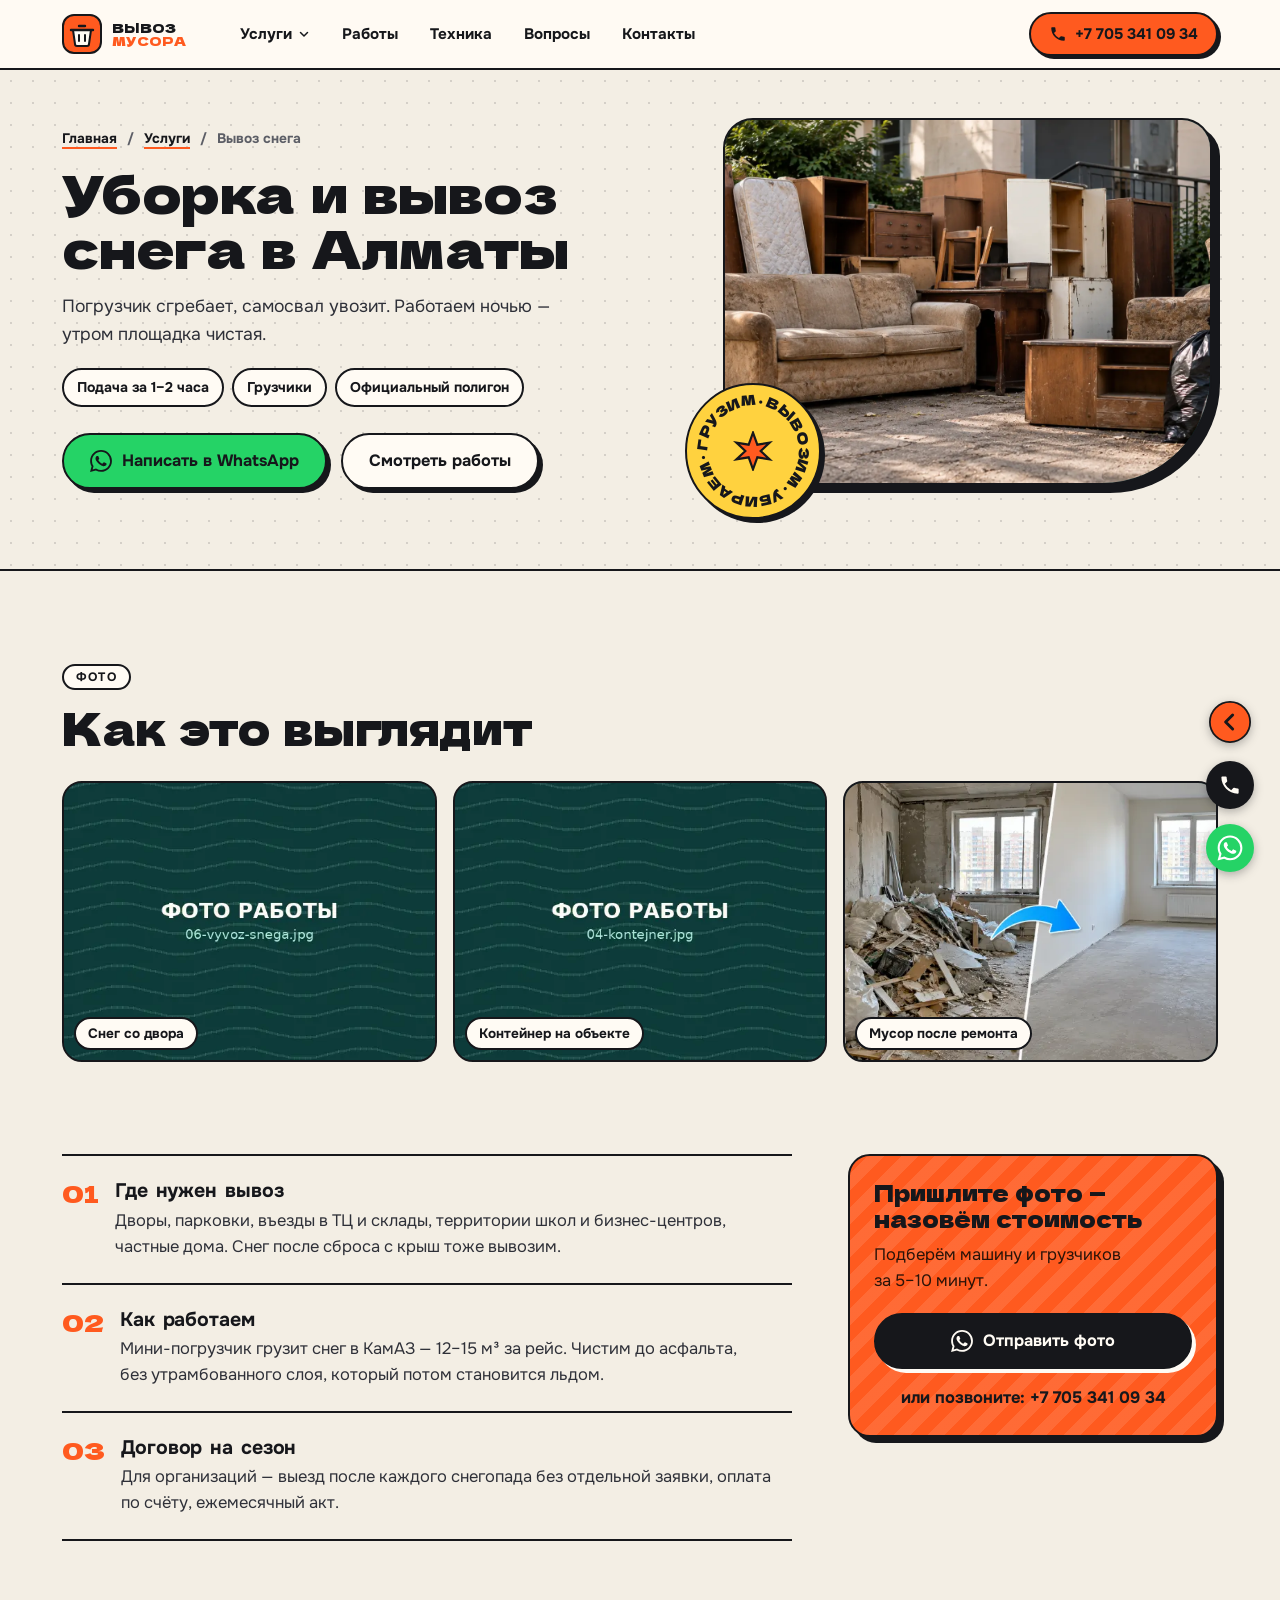
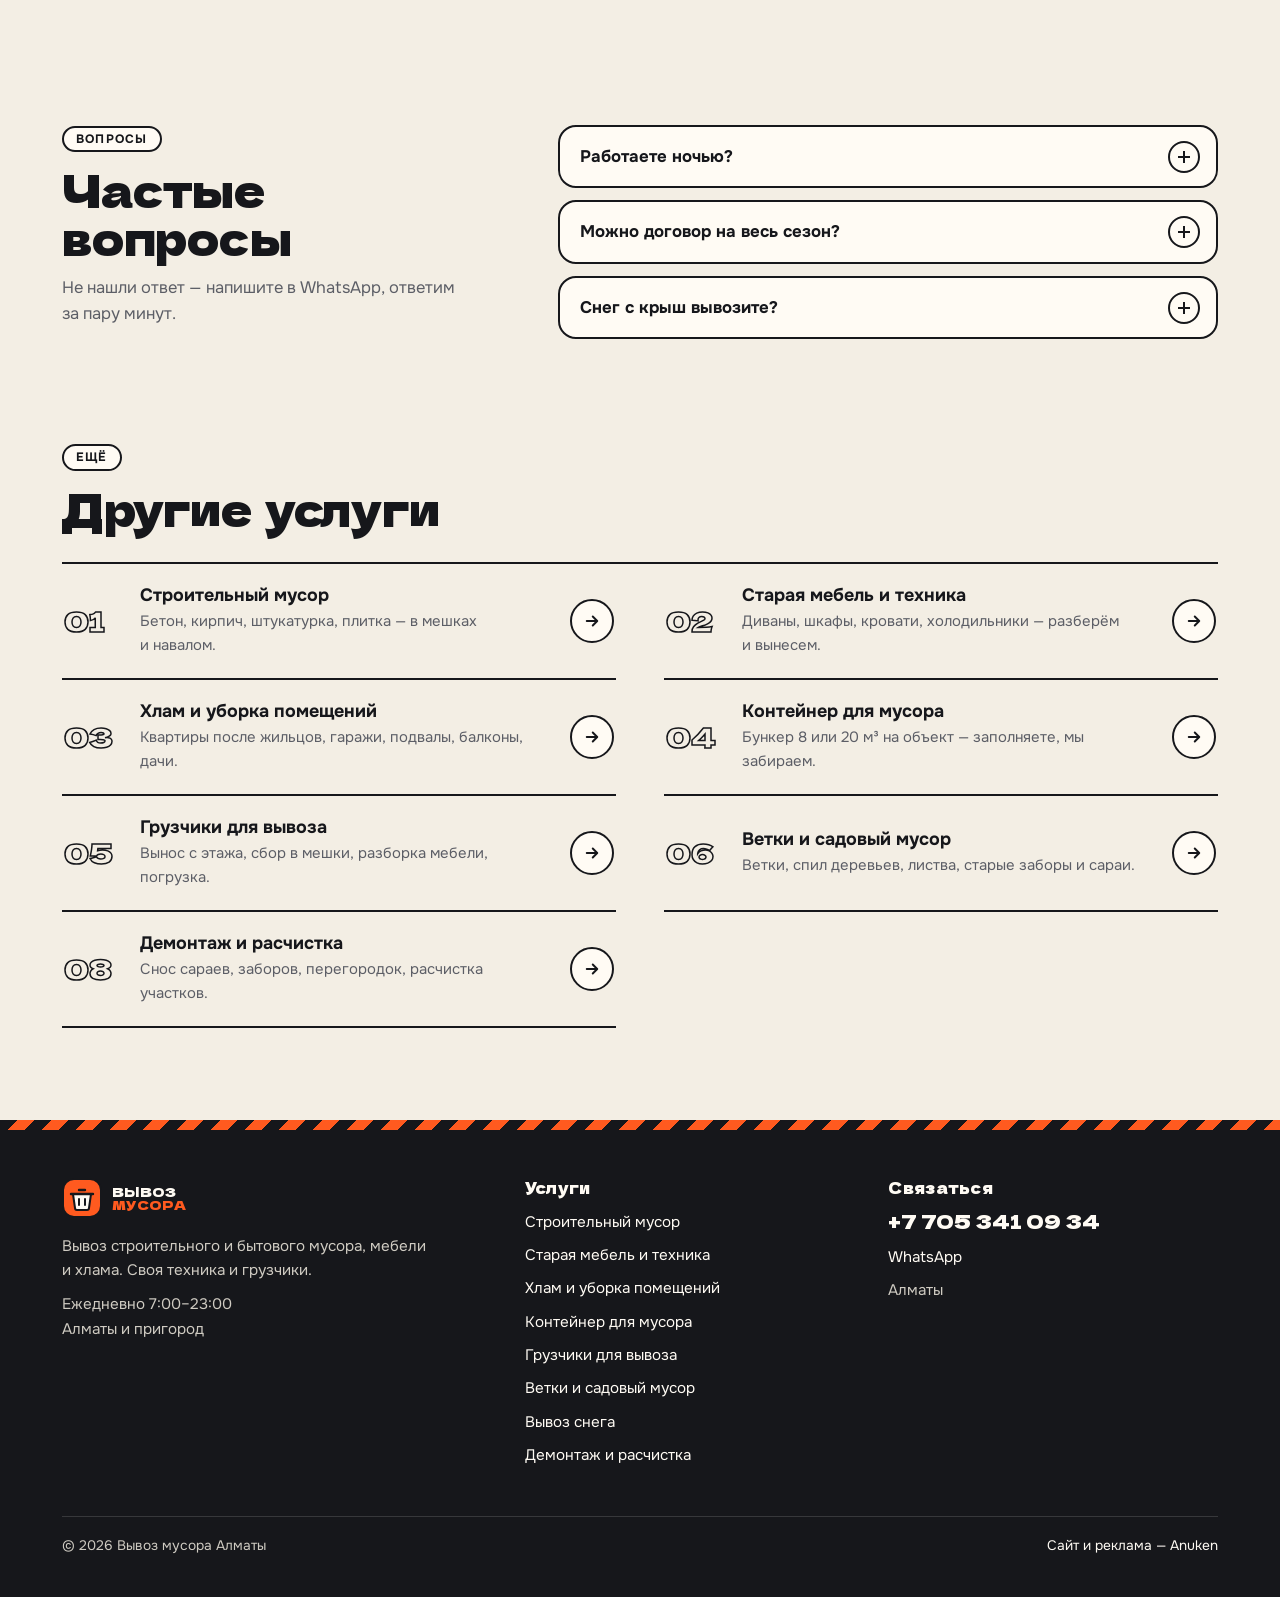
<file: uslugi/vyvoz-snega.html>
<!DOCTYPE html>
<html lang="ru">
<head>
<script async src="https://www.googletagmanager.com/gtag/js?id=AW-XXXXXXXXXX"></script>
<script>window.dataLayer=window.dataLayer||[];function gtag(){dataLayer.push(arguments);}gtag('js',new Date());gtag('config','AW-XXXXXXXXXX');</script>
<meta charset="utf-8">
<meta name="viewport" content="width=device-width, initial-scale=1, viewport-fit=cover">
<title>Уборка и вывоз снега в Алматы — погрузчик и самосвал</title>
<meta name="description" content="Уборка и вывоз снега в Алматы: мини-погрузчик и КамАЗ, дворы, парковки, территории предприятий. Работаем ночью, сезонный договор для организаций.">
<link rel="canonical" href="https://vyvoz-musora-almaty.kz/uslugi/vyvoz-snega.html">
<meta name="theme-color" content="#FFFBF4">
<meta property="og:type" content="website">
<meta property="og:site_name" content="Вывоз мусора Алматы">
<meta property="og:locale" content="ru_RU">
<meta property="og:title" content="Уборка и вывоз снега в Алматы — погрузчик и самосвал">
<meta property="og:description" content="Уборка и вывоз снега в Алматы: мини-погрузчик и КамАЗ, дворы, парковки, территории предприятий. Работаем ночью, сезонный договор для организаций.">
<meta property="og:url" content="https://vyvoz-musora-almaty.kz/uslugi/vyvoz-snega.html">
<meta property="og:image" content="https://vyvoz-musora-almaty.kz/images/og-banner.jpg">
<meta property="og:image:secure_url" content="https://vyvoz-musora-almaty.kz/images/og-banner.jpg">
<meta property="og:image:type" content="image/jpeg">
<meta property="og:image:width" content="1200">
<meta property="og:image:height" content="630">
<meta property="og:image:alt" content="Уборка и вывоз снега в Алматы — погрузчик и самосвал">
<meta name="twitter:card" content="summary_large_image">
<meta name="twitter:image" content="https://vyvoz-musora-almaty.kz/images/og-banner.jpg">
<link rel="icon" type="image/png" href="../images/favicon.png">
<link rel="apple-touch-icon" href="../images/favicon.png">
<link rel="preload" as="font" type="font/woff2" href="../assets/fonts/dela-gothic-one-cyrillic-400-normal.woff2" crossorigin>
<link rel="preload" as="font" type="font/woff2" href="../assets/fonts/onest-cyrillic-400-normal.woff2" crossorigin>
<link rel="preload" as="image" href="../images/hero-2.webp" type="image/webp" fetchpriority="high">
<link rel="stylesheet" href="../assets/style.css">
<script>function imgFb(i){var p=i.parentNode,s=p&&p.tagName==='PICTURE'?p.querySelector('source'):null;if(s){p.removeChild(s);i.src=i.getAttribute('src');}else{i.onerror=null;i.classList.add('miss');}}</script>
<script type="application/ld+json">{"@context":"https://schema.org","@graph":[{"@type":"Service","@id":"https://vyvoz-musora-almaty.kz/uslugi/vyvoz-snega.html#service","name":"Уборка и вывоз снега в Алматы","serviceType":"Вывоз снега","description":"Уборка и вывоз снега в Алматы: мини-погрузчик и КамАЗ, дворы, парковки, территории предприятий. Работаем ночью, сезонный договор для организаций.","url":"https://vyvoz-musora-almaty.kz/uslugi/vyvoz-snega.html","provider":{"@id":"https://vyvoz-musora-almaty.kz/#org"},"areaServed":{"@type":"City","name":"Алматы"}},{"@type":"BreadcrumbList","itemListElement":[{"@type":"ListItem","position":1,"name":"Главная","item":"https://vyvoz-musora-almaty.kz/"},{"@type":"ListItem","position":2,"name":"Услуги","item":"https://vyvoz-musora-almaty.kz/#services"},{"@type":"ListItem","position":3,"name":"Вывоз снега","item":"https://vyvoz-musora-almaty.kz/uslugi/vyvoz-snega.html"}]},{"@type":"FAQPage","mainEntity":[{"@type":"Question","name":"Работаете ночью?","acceptedAnswer":{"@type":"Answer","text":"Да, парковки и территории магазинов чистим ночью или рано утром."}},{"@type":"Question","name":"Можно договор на весь сезон?","acceptedAnswer":{"@type":"Answer","text":"Да, выезжаем после каждого снегопада автоматически."}},{"@type":"Question","name":"Снег с крыш вывозите?","acceptedAnswer":{"@type":"Answer","text":"Да, вывозим всё, что упало после сброса."}}]}]}</script>
</head>
<body>
<header class="hd"><div class="wrap hd-in">
<a class="logo" href="../" aria-label="Вывоз мусора Алматы, на главную"><svg viewBox="0 0 40 40" aria-hidden="true"><rect x="1" y="1" width="38" height="38" rx="11" fill="#FF5A1F" stroke="#16171B" stroke-width="2"/><path d="M11 16h18l-2 14a2 2 0 0 1-2 2H15a2 2 0 0 1-2-2z" fill="#FFFBF4" stroke="#16171B" stroke-width="2" stroke-linejoin="round"/><path d="M9 16h22M17 12h6" stroke="#16171B" stroke-width="2.4" stroke-linecap="round"/><path d="M17 21v6M23 21v6" stroke="#16171B" stroke-width="2" stroke-linecap="round"/></svg><span>ВЫВОЗ<b>МУСОРА</b></span></a>
<nav class="nav" aria-label="Меню">
<div class="dd"><button class="dd-btn" type="button" aria-expanded="false" aria-haspopup="true">Услуги<svg viewBox="0 0 24 24" aria-hidden="true"><path fill="none" stroke="currentColor" stroke-width="3" stroke-linecap="round" stroke-linejoin="round" d="M5 9l7 7 7-7"/></svg></button><div class="dd-list"><a href="../uslugi/stroitelnyj-musor.html">Строительный мусор</a><a href="../uslugi/vyvoz-mebeli.html">Старая мебель и техника</a><a href="../uslugi/vyvoz-hlama.html">Хлам и уборка помещений</a><a href="../uslugi/kontejner.html">Контейнер для мусора</a><a href="../uslugi/gruzchiki.html">Грузчики для вывоза</a><a href="../uslugi/sadovyj-musor.html">Ветки и садовый мусор</a><a href="../uslugi/vyvoz-snega.html">Вывоз снега</a><a href="../uslugi/demontazh.html">Демонтаж и расчистка</a></div></div>
<a href="../#works">Работы</a><a href="../#fleet">Техника</a><a href="#faq">Вопросы</a><a href="#contacts">Контакты</a>
</nav>
<div class="hd-act">
<a class="hd-tel" href="tel:+77053410934" data-conv="call" aria-label="Позвонить +7 705 341 09 34"><svg viewBox="0 0 24 24" aria-hidden="true"><path fill="currentColor" d="M6.62 10.79a15.1 15.1 0 0 0 6.59 6.59l2.2-2.2a1 1 0 0 1 1.02-.24c1.12.37 2.33.57 3.57.57a1 1 0 0 1 1 1V20a1 1 0 0 1-1 1C10.61 21 3 13.39 3 4a1 1 0 0 1 1-1h3.5a1 1 0 0 1 1 1c0 1.25.2 2.45.57 3.57a1 1 0 0 1-.25 1.02l-2.2 2.2z"/></svg><span class="num">+7 705 341 09 34</span></a>
<button class="burger" type="button" data-menu-open aria-label="Открыть меню" aria-controls="menu"><i></i></button>
</div></div></header>
<main>
<section class="hero dots hero-svc"><div class="wrap hero-in">
<div class="hero-txt"><ol class="crumbs" aria-label="Навигация"><li><a href="../">Главная</a></li><li><a href="../#services">Услуги</a></li><li aria-current="page">Вывоз снега</li></ol>
<h1>Уборка и вывоз снега в Алматы</h1>
<p class="lead">Погрузчик сгребает, самосвал увозит. Работаем ночью — утром площадка чистая.</p>
<ul class="chips"><li>Подача за 1–2 часа</li><li>Грузчики</li><li>Официальный полигон</li></ul>
<div class="cta"><a class="btn btn-wa" href="https://wa.me/77053410934?text=%D0%97%D0%B4%D1%80%D0%B0%D0%B2%D1%81%D1%82%D0%B2%D1%83%D0%B9%D1%82%D0%B5%21%20%D0%9D%D1%83%D0%B6%D0%BD%D0%B0%20%D1%83%D1%81%D0%BB%D1%83%D0%B3%D0%B0%3A%20%D0%B2%D1%8B%D0%B2%D0%BE%D0%B7%20%D1%81%D0%BD%D0%B5%D0%B3%D0%B0.%20%D0%90%D0%BB%D0%BC%D0%B0%D1%82%D1%8B.%20%D0%9E%D1%82%D0%BF%D1%80%D0%B0%D0%B2%D0%BB%D1%8F%D1%8E%20%D1%84%D0%BE%D1%82%D0%BE." data-conv="whatsapp" target="_blank" rel="noopener"><svg viewBox="0 0 24 24" aria-hidden="true"><path fill="currentColor" d="M17.47 14.38c-.3-.15-1.76-.87-2.03-.97-.27-.1-.47-.15-.67.15-.2.3-.77.97-.94 1.16-.17.2-.35.22-.64.07-.3-.15-1.26-.46-2.39-1.47-.88-.79-1.48-1.76-1.65-2.06-.17-.3-.02-.46.13-.6.13-.14.3-.35.45-.52.15-.18.2-.3.3-.5.1-.2.05-.37-.03-.52-.07-.15-.67-1.61-.92-2.2-.24-.58-.49-.5-.67-.51h-.57c-.2 0-.52.07-.79.37-.27.3-1.04 1.02-1.04 2.48 0 1.46 1.07 2.88 1.21 3.07.15.2 2.1 3.2 5.08 4.49.71.3 1.26.49 1.7.62.71.23 1.36.2 1.87.12.57-.09 1.76-.72 2-1.41.25-.7.25-1.29.18-1.41-.08-.13-.28-.2-.57-.35zM12.05 21.8h-.01a9.87 9.87 0 0 1-5.03-1.38l-.36-.21-3.74.98 1-3.65-.24-.37a9.86 9.86 0 0 1-1.51-5.26c0-5.45 4.44-9.88 9.89-9.88 2.64 0 5.12 1.03 6.99 2.9a9.83 9.83 0 0 1 2.89 6.99c0 5.45-4.44 9.88-9.88 9.88zm8.41-18.3A11.82 11.82 0 0 0 12.05 0C5.5 0 .16 5.34.16 11.89c0 2.1.55 4.14 1.59 5.95L.06 24l6.3-1.65a11.88 11.88 0 0 0 5.68 1.45h.01c6.55 0 11.89-5.34 11.89-11.89 0-3.18-1.24-6.16-3.48-8.41z"/></svg>Написать в WhatsApp</a><a class="btn btn-line" href="#works">Смотреть работы</a></div>
</div>
<div class="hero-pic"><div class="frame"><picture><source type="image/webp" srcset="../images/hero-2.webp"><img src="../images/hero-2.jpg" width="1600" height="900" alt="" fetchpriority="high" decoding="async" onload="this.classList.add('ok')" onerror="imgFb(this)"></picture></div><div class="sticker" aria-hidden="true"><svg class="ring" viewBox="0 0 100 100"><defs><path id="rp" d="M50 50m-38 0a38 38 0 1 1 76 0a38 38 0 1 1 -76 0"/></defs><text><textPath href="#rp" textLength="236" lengthAdjust="spacing">ГРУЗИМ · ВЫВОЗИМ · УБИРАЕМ · </textPath></text></svg><svg class="core" viewBox="0 0 24 24"><path fill="#FF5A1F" stroke="#16171B" stroke-width="1.3" d="M12 1l2.6 7.2L22 7l-5.4 5 5.4 5-7.4-1.2L12 23l-2.6-7.2L2 17l5.4-5L2 7l7.4 1.2z"/></svg></div></div>
</div></section>

<section class="sec" id="works"><div class="wrap">
<div class="sh"><div><span class="kick">Фото</span><h2>Как это выглядит</h2></div></div>
<div class="strip"><figure class="ph"><picture><source type="image/webp" srcset="../images/portfolio/06-vyvoz-snega.webp"><img src="../images/portfolio/06-vyvoz-snega.jpg" width="640" height="400" alt="Снег со двора" loading="lazy" decoding="async" onload="this.classList.add('ok')" onerror="imgFb(this)"></picture><figcaption>Снег со двора</figcaption></figure><figure class="ph"><picture><source type="image/webp" srcset="../images/portfolio/04-kontejner.webp"><img src="../images/portfolio/04-kontejner.jpg" width="640" height="400" alt="Контейнер на объекте" loading="lazy" decoding="async" onload="this.classList.add('ok')" onerror="imgFb(this)"></picture><figcaption>Контейнер на объекте</figcaption></figure><figure class="ph"><picture><source type="image/webp" srcset="../images/portfolio/01-stroitelnyj-musor.webp"><img src="../images/portfolio/01-stroitelnyj-musor.jpg" width="640" height="400" alt="Мусор после ремонта" loading="lazy" decoding="async" onload="this.classList.add('ok')" onerror="imgFb(this)"></picture><figcaption>Мусор после ремонта</figcaption></figure></div></div></section>
<section class="sec" style="padding-top:0"><div class="wrap sb">
<article><div class="blk"><span class="n">01</span><h2>Где нужен вывоз</h2><p>Дворы, парковки, въезды в ТЦ и склады, территории школ и бизнес-центров, частные дома. Снег после сброса с крыш тоже вывозим.</p></div><div class="blk"><span class="n">02</span><h2>Как работаем</h2><p>Мини-погрузчик грузит снег в КамАЗ — 12–15 м³ за рейс. Чистим до асфальта, без утрамбованного слоя, который потом становится льдом.</p></div><div class="blk"><span class="n">03</span><h2>Договор на сезон</h2><p>Для организаций — выезд после каждого снегопада без отдельной заявки, оплата по счёту, ежемесячный акт.</p></div></article>
<aside class="order"><h3>Пришлите фото — назовём стоимость</h3><p>Подберём машину и грузчиков за 5–10 минут.</p>
<a class="btn btn-ink" href="https://wa.me/77053410934?text=%D0%97%D0%B4%D1%80%D0%B0%D0%B2%D1%81%D1%82%D0%B2%D1%83%D0%B9%D1%82%D0%B5%21%20%D0%9D%D1%83%D0%B6%D0%BD%D0%B0%20%D1%83%D1%81%D0%BB%D1%83%D0%B3%D0%B0%3A%20%D0%B2%D1%8B%D0%B2%D0%BE%D0%B7%20%D1%81%D0%BD%D0%B5%D0%B3%D0%B0.%20%D0%90%D0%BB%D0%BC%D0%B0%D1%82%D1%8B.%20%D0%9E%D1%82%D0%BF%D1%80%D0%B0%D0%B2%D0%BB%D1%8F%D1%8E%20%D1%84%D0%BE%D1%82%D0%BE." data-conv="whatsapp" target="_blank" rel="noopener"><svg viewBox="0 0 24 24" aria-hidden="true"><path fill="currentColor" d="M17.47 14.38c-.3-.15-1.76-.87-2.03-.97-.27-.1-.47-.15-.67.15-.2.3-.77.97-.94 1.16-.17.2-.35.22-.64.07-.3-.15-1.26-.46-2.39-1.47-.88-.79-1.48-1.76-1.65-2.06-.17-.3-.02-.46.13-.6.13-.14.3-.35.45-.52.15-.18.2-.3.3-.5.1-.2.05-.37-.03-.52-.07-.15-.67-1.61-.92-2.2-.24-.58-.49-.5-.67-.51h-.57c-.2 0-.52.07-.79.37-.27.3-1.04 1.02-1.04 2.48 0 1.46 1.07 2.88 1.21 3.07.15.2 2.1 3.2 5.08 4.49.71.3 1.26.49 1.7.62.71.23 1.36.2 1.87.12.57-.09 1.76-.72 2-1.41.25-.7.25-1.29.18-1.41-.08-.13-.28-.2-.57-.35zM12.05 21.8h-.01a9.87 9.87 0 0 1-5.03-1.38l-.36-.21-3.74.98 1-3.65-.24-.37a9.86 9.86 0 0 1-1.51-5.26c0-5.45 4.44-9.88 9.89-9.88 2.64 0 5.12 1.03 6.99 2.9a9.83 9.83 0 0 1 2.89 6.99c0 5.45-4.44 9.88-9.88 9.88zm8.41-18.3A11.82 11.82 0 0 0 12.05 0C5.5 0 .16 5.34.16 11.89c0 2.1.55 4.14 1.59 5.95L.06 24l6.3-1.65a11.88 11.88 0 0 0 5.68 1.45h.01c6.55 0 11.89-5.34 11.89-11.89 0-3.18-1.24-6.16-3.48-8.41z"/></svg>Отправить фото</a>
<a class="tel" href="tel:+77053410934" data-conv="call">или позвоните: +7 705 341 09 34</a></aside>
</div></section>
<section class="sec" id="faq"><div class="wrap faq-grid">
<div><span class="kick">Вопросы</span><h2>Частые вопросы</h2><p style="margin-top:14px;color:var(--mut)">Не нашли ответ — напишите в WhatsApp, ответим за пару минут.</p></div>
<div class="faq"><details><summary>Работаете ночью?</summary><div class="ans"><p>Да, парковки и территории магазинов чистим ночью или рано утром.</p></div></details><details><summary>Можно договор на весь сезон?</summary><div class="ans"><p>Да, выезжаем после каждого снегопада автоматически.</p></div></details><details><summary>Снег с крыш вывозите?</summary><div class="ans"><p>Да, вывозим всё, что упало после сброса.</p></div></details></div></div></section>

<section class="sec" id="more" style="padding-top:0"><div class="wrap">
<div class="sh"><div><span class="kick">Ещё</span><h2>Другие услуги</h2></div></div>
<div class="slist"><a class="sl" href="../uslugi/stroitelnyj-musor.html"><span class="sl-n">01</span><span><span class="sl-t">Строительный мусор</span><span class="sl-d">Бетон, кирпич, штукатурка, плитка — в мешках и навалом.</span></span><span class="sl-go"><svg viewBox="0 0 24 24" aria-hidden="true"><path fill="none" stroke="currentColor" stroke-width="2.6" stroke-linecap="round" stroke-linejoin="round" d="M5 12h13M13 6l6 6-6 6"/></svg></span></a><a class="sl" href="../uslugi/vyvoz-mebeli.html"><span class="sl-n">02</span><span><span class="sl-t">Старая мебель и техника</span><span class="sl-d">Диваны, шкафы, кровати, холодильники — разберём и вынесем.</span></span><span class="sl-go"><svg viewBox="0 0 24 24" aria-hidden="true"><path fill="none" stroke="currentColor" stroke-width="2.6" stroke-linecap="round" stroke-linejoin="round" d="M5 12h13M13 6l6 6-6 6"/></svg></span></a><a class="sl" href="../uslugi/vyvoz-hlama.html"><span class="sl-n">03</span><span><span class="sl-t">Хлам и уборка помещений</span><span class="sl-d">Квартиры после жильцов, гаражи, подвалы, балконы, дачи.</span></span><span class="sl-go"><svg viewBox="0 0 24 24" aria-hidden="true"><path fill="none" stroke="currentColor" stroke-width="2.6" stroke-linecap="round" stroke-linejoin="round" d="M5 12h13M13 6l6 6-6 6"/></svg></span></a><a class="sl" href="../uslugi/kontejner.html"><span class="sl-n">04</span><span><span class="sl-t">Контейнер для мусора</span><span class="sl-d">Бункер 8 или 20 м³ на объект — заполняете, мы забираем.</span></span><span class="sl-go"><svg viewBox="0 0 24 24" aria-hidden="true"><path fill="none" stroke="currentColor" stroke-width="2.6" stroke-linecap="round" stroke-linejoin="round" d="M5 12h13M13 6l6 6-6 6"/></svg></span></a><a class="sl" href="../uslugi/gruzchiki.html"><span class="sl-n">05</span><span><span class="sl-t">Грузчики для вывоза</span><span class="sl-d">Вынос с этажа, сбор в мешки, разборка мебели, погрузка.</span></span><span class="sl-go"><svg viewBox="0 0 24 24" aria-hidden="true"><path fill="none" stroke="currentColor" stroke-width="2.6" stroke-linecap="round" stroke-linejoin="round" d="M5 12h13M13 6l6 6-6 6"/></svg></span></a><a class="sl" href="../uslugi/sadovyj-musor.html"><span class="sl-n">06</span><span><span class="sl-t">Ветки и садовый мусор</span><span class="sl-d">Ветки, спил деревьев, листва, старые заборы и сараи.</span></span><span class="sl-go"><svg viewBox="0 0 24 24" aria-hidden="true"><path fill="none" stroke="currentColor" stroke-width="2.6" stroke-linecap="round" stroke-linejoin="round" d="M5 12h13M13 6l6 6-6 6"/></svg></span></a><a class="sl" href="../uslugi/demontazh.html"><span class="sl-n">08</span><span><span class="sl-t">Демонтаж и расчистка</span><span class="sl-d">Снос сараев, заборов, перегородок, расчистка участков.</span></span><span class="sl-go"><svg viewBox="0 0 24 24" aria-hidden="true"><path fill="none" stroke="currentColor" stroke-width="2.6" stroke-linecap="round" stroke-linejoin="round" d="M5 12h13M13 6l6 6-6 6"/></svg></span></a></div></div></section>
</main>
<footer class="ft" id="contacts"><div class="wrap">
<div class="ft-grid">
<div><a class="logo" href="../" aria-label="Вывоз мусора Алматы, на главную"><svg viewBox="0 0 40 40" aria-hidden="true"><rect x="1" y="1" width="38" height="38" rx="11" fill="#FF5A1F" stroke="#16171B" stroke-width="2"/><path d="M11 16h18l-2 14a2 2 0 0 1-2 2H15a2 2 0 0 1-2-2z" fill="#FFFBF4" stroke="#16171B" stroke-width="2" stroke-linejoin="round"/><path d="M9 16h22M17 12h6" stroke="#16171B" stroke-width="2.4" stroke-linecap="round"/><path d="M17 21v6M23 21v6" stroke="#16171B" stroke-width="2" stroke-linecap="round"/></svg><span>ВЫВОЗ<b>МУСОРА</b></span></a><p>Вывоз строительного и бытового мусора, мебели и хлама. Своя техника и грузчики.</p><p style="margin-top:10px">Ежедневно 7:00–23:00<br>Алматы и пригород</p></div>
<div><h3>Услуги</h3><ul><li><a href="../uslugi/stroitelnyj-musor.html">Строительный мусор</a></li><li><a href="../uslugi/vyvoz-mebeli.html">Старая мебель и техника</a></li><li><a href="../uslugi/vyvoz-hlama.html">Хлам и уборка помещений</a></li><li><a href="../uslugi/kontejner.html">Контейнер для мусора</a></li><li><a href="../uslugi/gruzchiki.html">Грузчики для вывоза</a></li><li><a href="../uslugi/sadovyj-musor.html">Ветки и садовый мусор</a></li><li><a href="../uslugi/vyvoz-snega.html">Вывоз снега</a></li><li><a href="../uslugi/demontazh.html">Демонтаж и расчистка</a></li></ul></div>
<div><h3>Связаться</h3><ul>
<li><a class="big" href="tel:+77053410934" data-conv="call">+7 705 341 09 34</a></li>
<li><a href="https://wa.me/77053410934?text=%D0%97%D0%B4%D1%80%D0%B0%D0%B2%D1%81%D1%82%D0%B2%D1%83%D0%B9%D1%82%D0%B5%21%20%D0%9D%D1%83%D0%B6%D0%B5%D0%BD%20%D0%B2%D1%8B%D0%B2%D0%BE%D0%B7%20%D0%BC%D1%83%D1%81%D0%BE%D1%80%D0%B0%20%D0%B2%20%D0%90%D0%BB%D0%BC%D0%B0%D1%82%D1%8B.%20%D0%9E%D1%82%D0%BF%D1%80%D0%B0%D0%B2%D0%BB%D1%8F%D1%8E%20%D1%84%D0%BE%D1%82%D0%BE." data-conv="whatsapp" target="_blank" rel="noopener">WhatsApp</a></li>
<li>Алматы</li></ul></div>
</div>
<div class="ft-bot"><span>© 2026 Вывоз мусора Алматы</span><a href="https://wa.me/77074534518" target="_blank" rel="noopener">Сайт и реклама — Anuken</a></div>
</div></footer>
<div class="menu" id="menu" aria-hidden="true">
<div class="menu-p" role="dialog" aria-modal="true" aria-label="Меню">
<div class="menu-h"><a class="logo" href="../" aria-label="Вывоз мусора Алматы, на главную"><svg viewBox="0 0 40 40" aria-hidden="true"><rect x="1" y="1" width="38" height="38" rx="11" fill="#FF5A1F" stroke="#16171B" stroke-width="2"/><path d="M11 16h18l-2 14a2 2 0 0 1-2 2H15a2 2 0 0 1-2-2z" fill="#FFFBF4" stroke="#16171B" stroke-width="2" stroke-linejoin="round"/><path d="M9 16h22M17 12h6" stroke="#16171B" stroke-width="2.4" stroke-linecap="round"/><path d="M17 21v6M23 21v6" stroke="#16171B" stroke-width="2" stroke-linecap="round"/></svg><span>ВЫВОЗ<b>МУСОРА</b></span></a><button class="menu-x" type="button" data-menu-close>✕ ЗАКРЫТЬ</button></div>
<p class="menu-t">Разделы</p><div class="tiles"><a href="../">Главная</a><a href="../#services">Услуги</a><a href="../#fleet">Техника</a><a href="#faq">Вопросы</a></div>
<p class="menu-t">Услуги</p><ul class="mlist"><li><a href="../uslugi/stroitelnyj-musor.html">Строительный мусор</a></li><li><a href="../uslugi/vyvoz-mebeli.html">Старая мебель и техника</a></li><li><a href="../uslugi/vyvoz-hlama.html">Хлам и уборка помещений</a></li><li><a href="../uslugi/kontejner.html">Контейнер для мусора</a></li><li><a href="../uslugi/gruzchiki.html">Грузчики для вывоза</a></li><li><a href="../uslugi/sadovyj-musor.html">Ветки и садовый мусор</a></li><li><a href="../uslugi/vyvoz-snega.html" aria-current="page">Вывоз снега</a></li><li><a href="../uslugi/demontazh.html">Демонтаж и расчистка</a></li></ul>
<p class="menu-t">Телефон</p><div class="mcont"><a href="tel:+77053410934" data-conv="call">+7 705 341 09 34</a><p>Ежедневно 7:00–23:00</p></div>
</div></div>
<nav class="bar" aria-label="Разделы"><a href="../">Главная</a><a href="#works">Фото</a><a href="#faq">Вопросы</a><a href="../#services">Услуги</a></nav>
<div class="float">
<button class="f-small" type="button" data-back="../" aria-label="Назад" title="Назад"><svg viewBox="0 0 48 48" aria-hidden="true"><circle cx="24" cy="24" r="23" fill="#FF5A1F" stroke="#16171B" stroke-width="2"/><path fill="none" stroke="#16171B" stroke-width="3.4" stroke-linecap="round" stroke-linejoin="round" d="M27 16l-8 8 8 8"/></svg></button><button class="f-up f-small" type="button" data-up aria-label="Наверх" title="Наверх"><svg viewBox="0 0 48 48" aria-hidden="true"><circle cx="24" cy="24" r="23" fill="#FF5A1F" stroke="#16171B" stroke-width="2"/><path fill="none" stroke="#16171B" stroke-width="3.4" stroke-linecap="round" stroke-linejoin="round" d="M16 27l8-8 8 8"/></svg></button>
<a href="tel:+77053410934" data-conv="call" aria-label="Позвонить" title="Позвонить"><svg viewBox="0 0 48 48" aria-hidden="true"><circle cx="24" cy="24" r="24" fill="#16171B"/><g transform="translate(12.5 12.5) scale(.96)"><path fill="#FFFBF4" d="M6.62 10.79a15.1 15.1 0 0 0 6.59 6.59l2.2-2.2a1 1 0 0 1 1.02-.24c1.12.37 2.33.57 3.57.57a1 1 0 0 1 1 1V20a1 1 0 0 1-1 1C10.61 21 3 13.39 3 4a1 1 0 0 1 1-1h3.5a1 1 0 0 1 1 1c0 1.25.2 2.45.57 3.57a1 1 0 0 1-.25 1.02l-2.2 2.2z"/></g></svg></a>
<a href="https://wa.me/77053410934?text=%D0%97%D0%B4%D1%80%D0%B0%D0%B2%D1%81%D1%82%D0%B2%D1%83%D0%B9%D1%82%D0%B5%21%20%D0%9D%D1%83%D0%B6%D0%BD%D0%B0%20%D1%83%D1%81%D0%BB%D1%83%D0%B3%D0%B0%3A%20%D0%B2%D1%8B%D0%B2%D0%BE%D0%B7%20%D1%81%D0%BD%D0%B5%D0%B3%D0%B0.%20%D0%90%D0%BB%D0%BC%D0%B0%D1%82%D1%8B.%20%D0%9E%D1%82%D0%BF%D1%80%D0%B0%D0%B2%D0%BB%D1%8F%D1%8E%20%D1%84%D0%BE%D1%82%D0%BE." data-conv="whatsapp" target="_blank" rel="noopener" aria-label="WhatsApp" title="WhatsApp"><svg viewBox="0 0 48 48" aria-hidden="true"><circle cx="24" cy="24" r="24" fill="#25D366"/><g transform="translate(11.5 11.5) scale(1.04)"><path fill="#fff" d="M17.47 14.38c-.3-.15-1.76-.87-2.03-.97-.27-.1-.47-.15-.67.15-.2.3-.77.97-.94 1.16-.17.2-.35.22-.64.07-.3-.15-1.26-.46-2.39-1.47-.88-.79-1.48-1.76-1.65-2.06-.17-.3-.02-.46.13-.6.13-.14.3-.35.45-.52.15-.18.2-.3.3-.5.1-.2.05-.37-.03-.52-.07-.15-.67-1.61-.92-2.2-.24-.58-.49-.5-.67-.51h-.57c-.2 0-.52.07-.79.37-.27.3-1.04 1.02-1.04 2.48 0 1.46 1.07 2.88 1.21 3.07.15.2 2.1 3.2 5.08 4.49.71.3 1.26.49 1.7.62.71.23 1.36.2 1.87.12.57-.09 1.76-.72 2-1.41.25-.7.25-1.29.18-1.41-.08-.13-.28-.2-.57-.35zM12.05 21.8h-.01a9.87 9.87 0 0 1-5.03-1.38l-.36-.21-3.74.98 1-3.65-.24-.37a9.86 9.86 0 0 1-1.51-5.26c0-5.45 4.44-9.88 9.89-9.88 2.64 0 5.12 1.03 6.99 2.9a9.83 9.83 0 0 1 2.89 6.99c0 5.45-4.44 9.88-9.88 9.88zm8.41-18.3A11.82 11.82 0 0 0 12.05 0C5.5 0 .16 5.34.16 11.89c0 2.1.55 4.14 1.59 5.95L.06 24l6.3-1.65a11.88 11.88 0 0 0 5.68 1.45h.01c6.55 0 11.89-5.34 11.89-11.89 0-3.18-1.24-6.16-3.48-8.41z"/></g></svg></a>
</div>
<script src="../assets/app.js?v=20261031" defer></script>
</body>
</html>
</file>
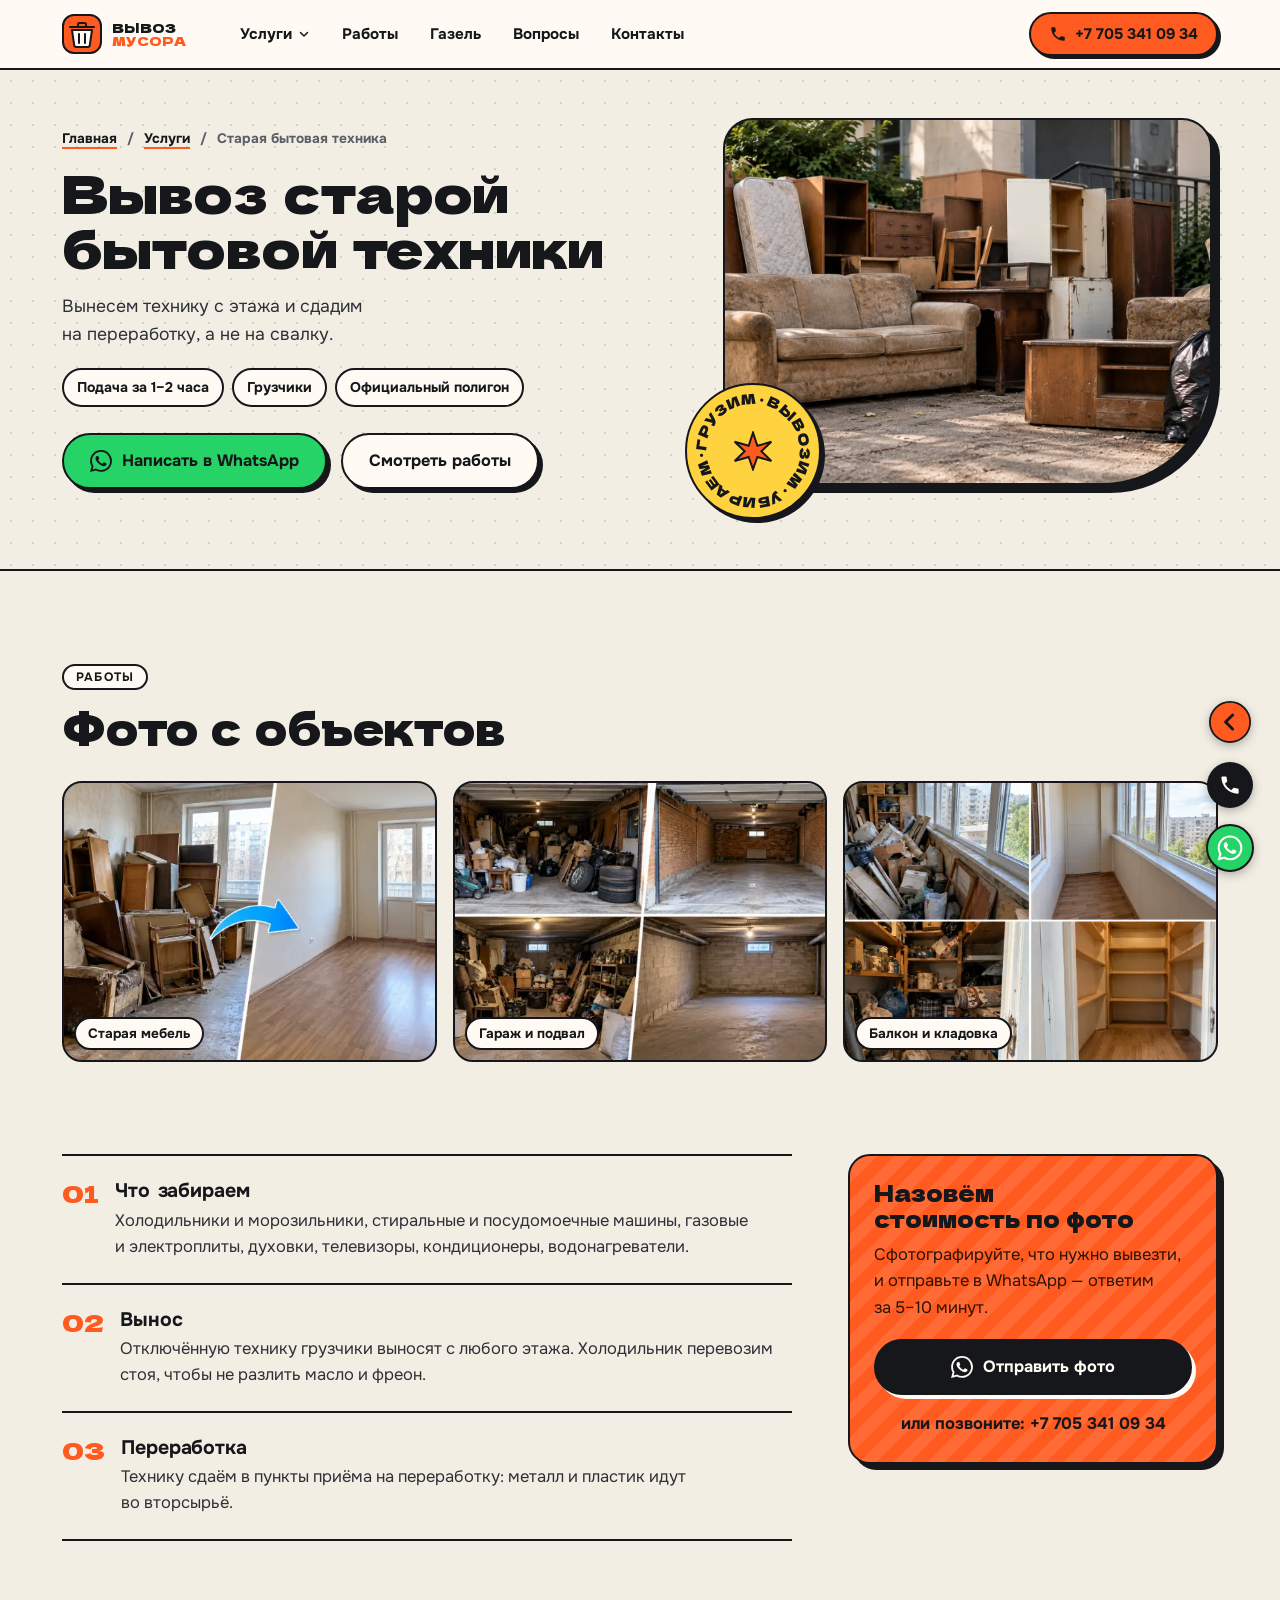
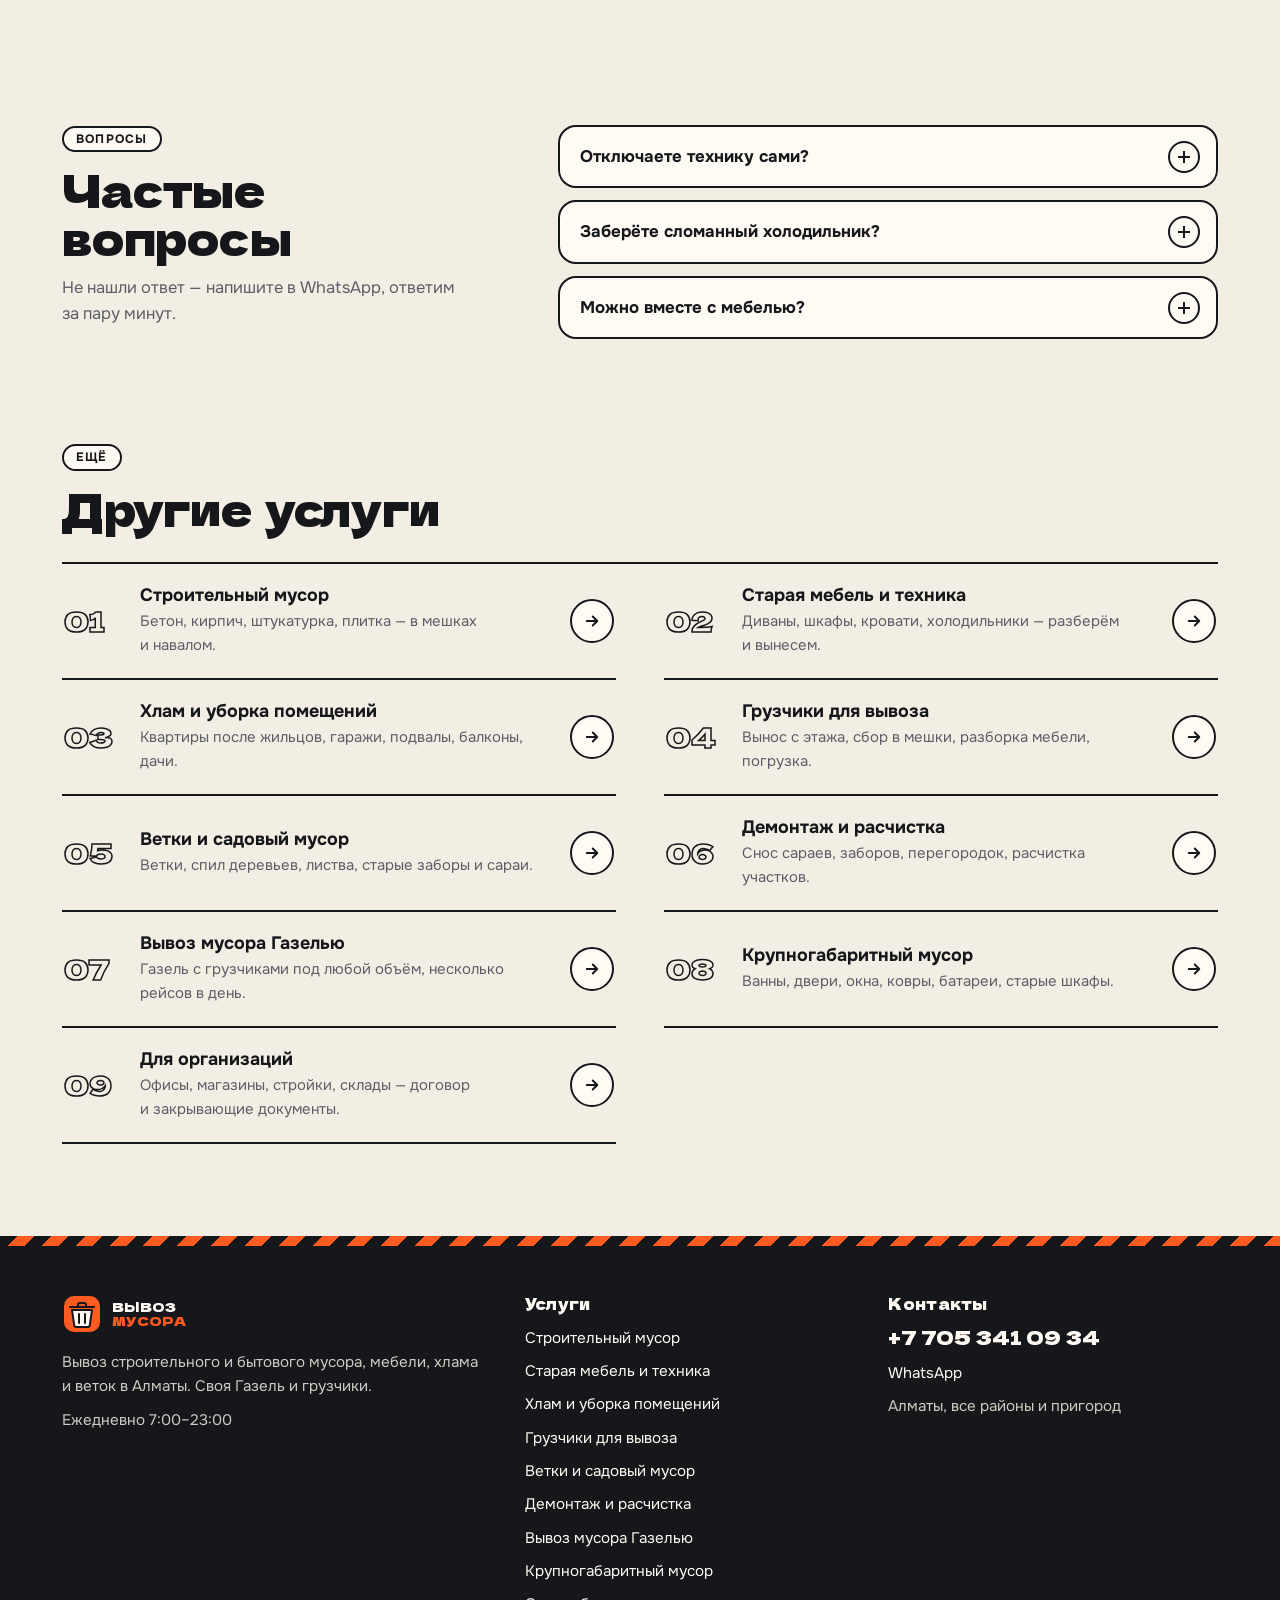
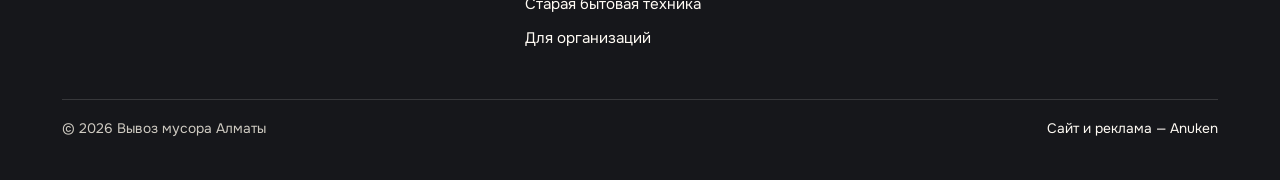
<file: uslugi/vyvoz-tehniki.html>
<!DOCTYPE html>
<html lang="ru">
<head>
<script async src="https://www.googletagmanager.com/gtag/js?id=AW-18490521260"></script>
<script>window.dataLayer=window.dataLayer||[];function gtag(){dataLayer.push(arguments);}gtag('js',new Date());gtag('config','AW-18490521260');</script>
<meta charset="utf-8">
<meta name="viewport" content="width=device-width, initial-scale=1, viewport-fit=cover">
<title>Вывоз старой бытовой техники в Алматы — утилизация</title>
<meta name="description" content="Вывоз и утилизация старой бытовой техники в Алматы: холодильники, стиральные машины, плиты, телевизоры, кондиционеры. Вынос с этажа, сдача на переработку.">
<link rel="canonical" href="https://qoqys.kz/uslugi/vyvoz-tehniki.html">
<meta name="theme-color" content="#FF5A1F">
<meta property="og:type" content="website">
<meta property="og:site_name" content="Вывоз мусора Алматы">
<meta property="og:locale" content="ru_RU">
<meta property="og:title" content="Вывоз старой бытовой техники в Алматы — утилизация">
<meta property="og:description" content="Вывоз и утилизация старой бытовой техники в Алматы: холодильники, стиральные машины, плиты, телевизоры, кондиционеры. Вынос с этажа, сдача на переработку.">
<meta property="og:url" content="https://qoqys.kz/uslugi/vyvoz-tehniki.html">
<meta property="og:image" content="https://qoqys.kz/images/og-banner.jpg">
<meta property="og:image:secure_url" content="https://qoqys.kz/images/og-banner.jpg">
<meta property="og:image:type" content="image/jpeg">
<meta property="og:image:width" content="1200">
<meta property="og:image:height" content="630">
<meta name="twitter:card" content="summary_large_image">
<meta name="twitter:image" content="https://qoqys.kz/images/og-banner.jpg">
<link rel="icon" type="image/png" href="../images/favicon.png">
<link rel="apple-touch-icon" href="../images/favicon.png">
<link rel="preload" as="font" type="font/woff2" href="../assets/fonts/dela-gothic-one-cyrillic-400-normal.woff2" crossorigin>
<link rel="preload" as="font" type="font/woff2" href="../assets/fonts/onest-cyrillic-400-normal.woff2" crossorigin>
<link rel="preload" as="image" href="../images/hero-2.webp" type="image/webp" fetchpriority="high">
<link rel="stylesheet" href="../assets/style.css">
<script>function imgFb(i){var p=i.parentNode,s=p&&p.tagName==='PICTURE'?p.querySelector('source'):null;if(s){p.removeChild(s);i.src=i.getAttribute('src');}else{i.onerror=null;i.classList.add('miss');}}</script>
<script type="application/ld+json">{"@context":"https://schema.org","@graph":[{"@type":"Service","@id":"https://qoqys.kz/uslugi/vyvoz-tehniki.html#service","name":"Вывоз старой бытовой техники","serviceType":"Старая бытовая техника","description":"Вывоз и утилизация старой бытовой техники в Алматы: холодильники, стиральные машины, плиты, телевизоры, кондиционеры. Вынос с этажа, сдача на переработку.","url":"https://qoqys.kz/uslugi/vyvoz-tehniki.html","provider":{"@id":"https://qoqys.kz/#org"},"areaServed":{"@type":"City","name":"Алматы"}},{"@type":"BreadcrumbList","itemListElement":[{"@type":"ListItem","position":1,"name":"Главная","item":"https://qoqys.kz/"},{"@type":"ListItem","position":2,"name":"Услуги","item":"https://qoqys.kz/#services"},{"@type":"ListItem","position":3,"name":"Старая бытовая техника","item":"https://qoqys.kz/uslugi/vyvoz-tehniki.html"}]},{"@type":"FAQPage","mainEntity":[{"@type":"Question","name":"Отключаете технику сами?","acceptedAnswer":{"@type":"Answer","text":"Обычную технику — да. Встроенную и газовые плиты лучше отключить заранее у мастера."}},{"@type":"Question","name":"Заберёте сломанный холодильник?","acceptedAnswer":{"@type":"Answer","text":"Да, в любом состоянии."}},{"@type":"Question","name":"Можно вместе с мебелью?","acceptedAnswer":{"@type":"Answer","text":"Да, одним заказом и одной машиной."}}]}]}</script>
</head>
<body>
<header class="hd"><div class="wrap hd-in">
<a class="logo" href="../" aria-label="Вывоз мусора Алматы — на главную"><svg viewBox="0 0 40 40" aria-hidden="true"><rect x="1" y="1" width="38" height="38" rx="11" fill="#FF5A1F" stroke="#16171B" stroke-width="2"/><path d="M10 16h20l-2.2 15.2a2 2 0 0 1-2 1.8H14.2a2 2 0 0 1-2-1.8z" fill="#FFFBF4" stroke="#16171B" stroke-width="2" stroke-linejoin="round"/><path d="M8 13h24M16 13v-2.5a1.5 1.5 0 0 1 1.5-1.5h5a1.5 1.5 0 0 1 1.5 1.5V13" fill="none" stroke="#16171B" stroke-width="2" stroke-linecap="round"/><path d="M17 20v9M23 20v9" stroke="#16171B" stroke-width="2" stroke-linecap="round"/></svg><span>ВЫВОЗ<b>МУСОРА</b></span></a>
<nav class="nav" aria-label="Меню">
<div class="dd"><button class="dd-btn" type="button" aria-expanded="false" aria-haspopup="true">Услуги<svg viewBox="0 0 24 24" aria-hidden="true"><path fill="none" stroke="currentColor" stroke-width="3" stroke-linecap="round" stroke-linejoin="round" d="M5 9l7 7 7-7"/></svg></button><div class="dd-list"><a href="../uslugi/stroitelnyj-musor.html">Строительный мусор</a><a href="../uslugi/vyvoz-mebeli.html">Старая мебель и техника</a><a href="../uslugi/vyvoz-hlama.html">Хлам и уборка помещений</a><a href="../uslugi/gruzchiki.html">Грузчики для вывоза</a><a href="../uslugi/sadovyj-musor.html">Ветки и садовый мусор</a><a href="../uslugi/demontazh.html">Демонтаж и расчистка</a><a href="../uslugi/vyvoz-musora-gazelyu.html">Вывоз мусора Газелью</a><a href="../uslugi/krupnogabaritnyj-musor.html">Крупногабаритный мусор</a><a href="../uslugi/vyvoz-tehniki.html">Старая бытовая техника</a><a href="../uslugi/dlya-organizaciy.html">Для организаций</a></div></div>
<a href="../#works">Работы</a><a href="../#fleet">Газель</a><a href="../#faq">Вопросы</a><a href="#contacts">Контакты</a>
</nav>
<div class="hd-act">
<a class="hd-tel" href="tel:+77053410934" data-conv="call" aria-label="Позвонить +7 705 341 09 34"><svg viewBox="0 0 24 24" aria-hidden="true"><path fill="currentColor" d="M6.62 10.79a15.1 15.1 0 0 0 6.59 6.59l2.2-2.2a1 1 0 0 1 1.02-.24c1.12.37 2.33.57 3.57.57a1 1 0 0 1 1 1V20a1 1 0 0 1-1 1C10.61 21 3 13.39 3 4a1 1 0 0 1 1-1h3.5a1 1 0 0 1 1 1c0 1.25.2 2.45.57 3.57a1 1 0 0 1-.25 1.02l-2.2 2.2z"/></svg><span class="num">+7 705 341 09 34</span></a>
<button class="burger" type="button" data-menu-open aria-label="Меню" aria-controls="menu"><i></i></button>
</div></div></header>
<main>
<section class="hero dots hero-svc"><div class="wrap hero-in">
<div class="hero-txt"><ol class="crumbs"><li><a href="../">Главная</a></li><li><a href="../#services">Услуги</a></li><li aria-current="page">Старая бытовая техника</li></ol>
<h1>Вывоз старой бытовой техники</h1>
<p class="lead">Вынесем технику с этажа и сдадим на переработку, а не на свалку.</p>
<ul class="chips"><li>Подача за <span class="nw">1–2 часа</span></li><li>Грузчики</li><li>Официальный полигон</li></ul>
<div class="cta"><a class="btn btn-wa" href="https://wa.me/77053410934?text=%D0%97%D0%B4%D1%80%D0%B0%D0%B2%D1%81%D1%82%D0%B2%D1%83%D0%B9%D1%82%D0%B5%21%20%D0%9D%D1%83%D0%B6%D0%BD%D0%BE%3A%20%D1%81%D1%82%D0%B0%D1%80%D0%B0%D1%8F%20%D0%B1%D1%8B%D1%82%D0%BE%D0%B2%D0%B0%D1%8F%20%D1%82%D0%B5%D1%85%D0%BD%D0%B8%D0%BA%D0%B0.%20%D0%90%D0%BB%D0%BC%D0%B0%D1%82%D1%8B.%20%D0%9E%D1%82%D0%BF%D1%80%D0%B0%D0%B2%D0%BB%D1%8F%D1%8E%20%D1%84%D0%BE%D1%82%D0%BE." data-conv="whatsapp" target="_blank" rel="noopener"><svg viewBox="0 0 24 24" aria-hidden="true"><path fill="currentColor" d="M17.47 14.38c-.3-.15-1.76-.87-2.03-.97-.27-.1-.47-.15-.67.15-.2.3-.77.97-.94 1.16-.17.2-.35.22-.64.07-.3-.15-1.26-.46-2.39-1.47-.88-.79-1.48-1.76-1.65-2.06-.17-.3-.02-.46.13-.6.13-.14.3-.35.45-.52.15-.18.2-.3.3-.5.1-.2.05-.37-.03-.52-.07-.15-.67-1.61-.92-2.2-.24-.58-.49-.5-.67-.51h-.57c-.2 0-.52.07-.79.37-.27.3-1.04 1.02-1.04 2.48 0 1.46 1.07 2.88 1.21 3.07.15.2 2.1 3.2 5.08 4.49.71.3 1.26.49 1.7.62.71.23 1.36.2 1.87.12.57-.09 1.76-.72 2-1.41.25-.7.25-1.29.18-1.41-.08-.13-.28-.2-.57-.35zM12.05 21.8h-.01a9.87 9.87 0 0 1-5.03-1.38l-.36-.21-3.74.98 1-3.65-.24-.37a9.86 9.86 0 0 1-1.51-5.26c0-5.45 4.44-9.88 9.89-9.88 2.64 0 5.12 1.03 6.99 2.9a9.83 9.83 0 0 1 2.89 6.99c0 5.45-4.44 9.88-9.88 9.88zm8.41-18.3A11.82 11.82 0 0 0 12.05 0C5.5 0 .16 5.34.16 11.89c0 2.1.55 4.14 1.59 5.95L.06 24l6.3-1.65a11.88 11.88 0 0 0 5.68 1.45h.01c6.55 0 11.89-5.34 11.89-11.89 0-3.18-1.24-6.16-3.48-8.41z"/></svg>Написать в WhatsApp</a><a class="btn btn-line" href="#works">Смотреть работы</a></div>
</div>
<div class="hero-pic"><div class="frame"><picture><source type="image/webp" srcset="../images/hero-2.webp"><img src="../images/hero-2.jpg" width="1600" height="900" alt="" fetchpriority="high" decoding="async" onload="this.classList.add('ok')" onerror="imgFb(this)"></picture></div><div class="sticker" aria-hidden="true"><svg class="ring" viewBox="0 0 100 100"><defs><path id="rp" d="M50 50m-39 0a39 39 0 1 1 78 0a39 39 0 1 1-78 0"/></defs><text><textPath href="#rp" textLength="244">ГРУЗИМ · ВЫВОЗИМ · УБИРАЕМ · </textPath></text></svg><svg class="core" viewBox="0 0 24 24"><path fill="#FF5A1F" stroke="#16171B" stroke-width="1.2" d="M12 1l2.6 7.9L23 6.5l-6 5.7L23 18l-8.4-2.4L12 23l-2.6-7.4L1 18l6-5.8L1 6.5l8.4 2.4z"/></svg></div></div>
</div></section>
<section class="sec" id="works"><div class="wrap">
<div class="sh"><div><span class="kick">Работы</span><h2>Фото с объектов</h2></div></div>
<div class="strip"><figure class="ph"><picture><source type="image/webp" srcset="../images/portfolio/02-vyvoz-mebeli.webp"><img src="../images/portfolio/02-vyvoz-mebeli.jpg" width="640" height="400" alt="Старая мебель" loading="lazy" decoding="async" onload="this.classList.add('ok')" onerror="imgFb(this)"></picture><figcaption>Старая мебель</figcaption></figure><figure class="ph"><picture><source type="image/webp" srcset="../images/portfolio/03-rasschistka-garazha.webp"><img src="../images/portfolio/03-rasschistka-garazha.jpg" width="640" height="400" alt="Гараж и подвал" loading="lazy" decoding="async" onload="this.classList.add('ok')" onerror="imgFb(this)"></picture><figcaption>Гараж и подвал</figcaption></figure><figure class="ph"><picture><source type="image/webp" srcset="../images/portfolio/04-balkon.webp"><img src="../images/portfolio/04-balkon.jpg" width="640" height="400" alt="Балкон и кладовка" loading="lazy" decoding="async" onload="this.classList.add('ok')" onerror="imgFb(this)"></picture><figcaption>Балкон и кладовка</figcaption></figure></div></div></section>
<section class="sec" style="padding-top:0"><div class="wrap sb">
<article><div class="blk"><span class="n">01</span><h2>Что забираем</h2><p>Холодильники и морозильники, стиральные и посудомоечные машины, газовые и электроплиты, духовки, телевизоры, кондиционеры, водонагреватели.</p></div><div class="blk"><span class="n">02</span><h2>Вынос</h2><p>Отключённую технику грузчики выносят с любого этажа. Холодильник перевозим стоя, чтобы не разлить масло и фреон.</p></div><div class="blk"><span class="n">03</span><h2>Переработка</h2><p>Технику сдаём в пункты приёма на переработку: металл и пластик идут во вторсырьё.</p></div></article>
<aside class="order"><h3>Назовём стоимость по фото</h3><p>Сфотографируйте, что нужно вывезти, и отправьте в WhatsApp — ответим за <span class="nw">5–10 минут.</span></p>
<a class="btn btn-ink" href="https://wa.me/77053410934?text=%D0%97%D0%B4%D1%80%D0%B0%D0%B2%D1%81%D1%82%D0%B2%D1%83%D0%B9%D1%82%D0%B5%21%20%D0%9D%D1%83%D0%B6%D0%BD%D0%BE%3A%20%D1%81%D1%82%D0%B0%D1%80%D0%B0%D1%8F%20%D0%B1%D1%8B%D1%82%D0%BE%D0%B2%D0%B0%D1%8F%20%D1%82%D0%B5%D1%85%D0%BD%D0%B8%D0%BA%D0%B0.%20%D0%90%D0%BB%D0%BC%D0%B0%D1%82%D1%8B.%20%D0%9E%D1%82%D0%BF%D1%80%D0%B0%D0%B2%D0%BB%D1%8F%D1%8E%20%D1%84%D0%BE%D1%82%D0%BE." data-conv="whatsapp" target="_blank" rel="noopener"><svg viewBox="0 0 24 24" aria-hidden="true"><path fill="currentColor" d="M17.47 14.38c-.3-.15-1.76-.87-2.03-.97-.27-.1-.47-.15-.67.15-.2.3-.77.97-.94 1.16-.17.2-.35.22-.64.07-.3-.15-1.26-.46-2.39-1.47-.88-.79-1.48-1.76-1.65-2.06-.17-.3-.02-.46.13-.6.13-.14.3-.35.45-.52.15-.18.2-.3.3-.5.1-.2.05-.37-.03-.52-.07-.15-.67-1.61-.92-2.2-.24-.58-.49-.5-.67-.51h-.57c-.2 0-.52.07-.79.37-.27.3-1.04 1.02-1.04 2.48 0 1.46 1.07 2.88 1.21 3.07.15.2 2.1 3.2 5.08 4.49.71.3 1.26.49 1.7.62.71.23 1.36.2 1.87.12.57-.09 1.76-.72 2-1.41.25-.7.25-1.29.18-1.41-.08-.13-.28-.2-.57-.35zM12.05 21.8h-.01a9.87 9.87 0 0 1-5.03-1.38l-.36-.21-3.74.98 1-3.65-.24-.37a9.86 9.86 0 0 1-1.51-5.26c0-5.45 4.44-9.88 9.89-9.88 2.64 0 5.12 1.03 6.99 2.9a9.83 9.83 0 0 1 2.89 6.99c0 5.45-4.44 9.88-9.88 9.88zm8.41-18.3A11.82 11.82 0 0 0 12.05 0C5.5 0 .16 5.34.16 11.89c0 2.1.55 4.14 1.59 5.95L.06 24l6.3-1.65a11.88 11.88 0 0 0 5.68 1.45h.01c6.55 0 11.89-5.34 11.89-11.89 0-3.18-1.24-6.16-3.48-8.41z"/></svg>Отправить фото</a>
<a class="tel" href="tel:+77053410934" data-conv="call">или позвоните: +7 705 341 09 34</a></aside>
</div></section>
<section class="sec" id="faq"><div class="wrap faq-grid"><div><span class="kick">Вопросы</span><h2>Частые вопросы</h2><p style="margin-top:14px;color:var(--mut)">Не нашли ответ — напишите в WhatsApp, ответим за пару минут.</p></div><div class="faq"><details><summary>Отключаете технику сами?</summary><div class="ans"><p>Обычную технику — да. Встроенную и газовые плиты лучше отключить заранее у мастера.</p></div></details><details><summary>Заберёте сломанный холодильник?</summary><div class="ans"><p>Да, в любом состоянии.</p></div></details><details><summary>Можно вместе с мебелью?</summary><div class="ans"><p>Да, одним заказом и одной машиной.</p></div></details></div></div></section>
<section class="sec" style="padding-top:0"><div class="wrap"><div class="sh"><div><span class="kick">Ещё</span><h2>Другие услуги</h2></div></div><div class="slist"><a class="sl" href="../uslugi/stroitelnyj-musor.html"><span class="sl-n">01</span><span><span class="sl-t">Строительный мусор</span><span class="sl-d">Бетон, кирпич, штукатурка, плитка — в мешках и навалом.</span></span><span class="sl-go"><svg viewBox="0 0 24 24" aria-hidden="true"><path fill="none" stroke="currentColor" stroke-width="2.6" stroke-linecap="round" stroke-linejoin="round" d="M5 12h13M13 6l6 6-6 6"/></svg></span></a><a class="sl" href="../uslugi/vyvoz-mebeli.html"><span class="sl-n">02</span><span><span class="sl-t">Старая мебель и техника</span><span class="sl-d">Диваны, шкафы, кровати, холодильники — разберём и вынесем.</span></span><span class="sl-go"><svg viewBox="0 0 24 24" aria-hidden="true"><path fill="none" stroke="currentColor" stroke-width="2.6" stroke-linecap="round" stroke-linejoin="round" d="M5 12h13M13 6l6 6-6 6"/></svg></span></a><a class="sl" href="../uslugi/vyvoz-hlama.html"><span class="sl-n">03</span><span><span class="sl-t">Хлам и уборка помещений</span><span class="sl-d">Квартиры после жильцов, гаражи, подвалы, балконы, дачи.</span></span><span class="sl-go"><svg viewBox="0 0 24 24" aria-hidden="true"><path fill="none" stroke="currentColor" stroke-width="2.6" stroke-linecap="round" stroke-linejoin="round" d="M5 12h13M13 6l6 6-6 6"/></svg></span></a><a class="sl" href="../uslugi/gruzchiki.html"><span class="sl-n">04</span><span><span class="sl-t">Грузчики для вывоза</span><span class="sl-d">Вынос с этажа, сбор в мешки, разборка мебели, погрузка.</span></span><span class="sl-go"><svg viewBox="0 0 24 24" aria-hidden="true"><path fill="none" stroke="currentColor" stroke-width="2.6" stroke-linecap="round" stroke-linejoin="round" d="M5 12h13M13 6l6 6-6 6"/></svg></span></a><a class="sl" href="../uslugi/sadovyj-musor.html"><span class="sl-n">05</span><span><span class="sl-t">Ветки и садовый мусор</span><span class="sl-d">Ветки, спил деревьев, листва, старые заборы и сараи.</span></span><span class="sl-go"><svg viewBox="0 0 24 24" aria-hidden="true"><path fill="none" stroke="currentColor" stroke-width="2.6" stroke-linecap="round" stroke-linejoin="round" d="M5 12h13M13 6l6 6-6 6"/></svg></span></a><a class="sl" href="../uslugi/demontazh.html"><span class="sl-n">06</span><span><span class="sl-t">Демонтаж и расчистка</span><span class="sl-d">Снос сараев, заборов, перегородок, расчистка участков.</span></span><span class="sl-go"><svg viewBox="0 0 24 24" aria-hidden="true"><path fill="none" stroke="currentColor" stroke-width="2.6" stroke-linecap="round" stroke-linejoin="round" d="M5 12h13M13 6l6 6-6 6"/></svg></span></a><a class="sl" href="../uslugi/vyvoz-musora-gazelyu.html"><span class="sl-n">07</span><span><span class="sl-t">Вывоз мусора Газелью</span><span class="sl-d">Газель с грузчиками под любой объём, несколько рейсов в день.</span></span><span class="sl-go"><svg viewBox="0 0 24 24" aria-hidden="true"><path fill="none" stroke="currentColor" stroke-width="2.6" stroke-linecap="round" stroke-linejoin="round" d="M5 12h13M13 6l6 6-6 6"/></svg></span></a><a class="sl" href="../uslugi/krupnogabaritnyj-musor.html"><span class="sl-n">08</span><span><span class="sl-t">Крупногабаритный мусор</span><span class="sl-d">Ванны, двери, окна, ковры, батареи, старые шкафы.</span></span><span class="sl-go"><svg viewBox="0 0 24 24" aria-hidden="true"><path fill="none" stroke="currentColor" stroke-width="2.6" stroke-linecap="round" stroke-linejoin="round" d="M5 12h13M13 6l6 6-6 6"/></svg></span></a><a class="sl" href="../uslugi/dlya-organizaciy.html"><span class="sl-n">09</span><span><span class="sl-t">Для организаций</span><span class="sl-d">Офисы, магазины, стройки, склады — договор и закрывающие документы.</span></span><span class="sl-go"><svg viewBox="0 0 24 24" aria-hidden="true"><path fill="none" stroke="currentColor" stroke-width="2.6" stroke-linecap="round" stroke-linejoin="round" d="M5 12h13M13 6l6 6-6 6"/></svg></span></a></div></div></section>
</main>
<footer class="ft" id="contacts"><div class="wrap">
<div class="ft-grid">
<div><a class="logo" href="../" aria-label="Вывоз мусора Алматы — на главную"><svg viewBox="0 0 40 40" aria-hidden="true"><rect x="1" y="1" width="38" height="38" rx="11" fill="#FF5A1F" stroke="#16171B" stroke-width="2"/><path d="M10 16h20l-2.2 15.2a2 2 0 0 1-2 1.8H14.2a2 2 0 0 1-2-1.8z" fill="#FFFBF4" stroke="#16171B" stroke-width="2" stroke-linejoin="round"/><path d="M8 13h24M16 13v-2.5a1.5 1.5 0 0 1 1.5-1.5h5a1.5 1.5 0 0 1 1.5 1.5V13" fill="none" stroke="#16171B" stroke-width="2" stroke-linecap="round"/><path d="M17 20v9M23 20v9" stroke="#16171B" stroke-width="2" stroke-linecap="round"/></svg><span>ВЫВОЗ<b>МУСОРА</b></span></a><p>Вывоз строительного и бытового мусора, мебели, хлама и веток в Алматы. Своя Газель и грузчики.</p><p style="margin-top:10px">Ежедневно 7:00–23:00</p></div>
<div><h3>Услуги</h3><ul><li><a href="../uslugi/stroitelnyj-musor.html">Строительный мусор</a></li><li><a href="../uslugi/vyvoz-mebeli.html">Старая мебель и техника</a></li><li><a href="../uslugi/vyvoz-hlama.html">Хлам и уборка помещений</a></li><li><a href="../uslugi/gruzchiki.html">Грузчики для вывоза</a></li><li><a href="../uslugi/sadovyj-musor.html">Ветки и садовый мусор</a></li><li><a href="../uslugi/demontazh.html">Демонтаж и расчистка</a></li><li><a href="../uslugi/vyvoz-musora-gazelyu.html">Вывоз мусора Газелью</a></li><li><a href="../uslugi/krupnogabaritnyj-musor.html">Крупногабаритный мусор</a></li><li><a href="../uslugi/vyvoz-tehniki.html">Старая бытовая техника</a></li><li><a href="../uslugi/dlya-organizaciy.html">Для организаций</a></li></ul></div>
<div><h3>Контакты</h3><ul>
<li><a class="big" href="tel:+77053410934" data-conv="call">+7 705 341 09 34</a></li>
<li><a href="https://wa.me/77053410934?text=%D0%97%D0%B4%D1%80%D0%B0%D0%B2%D1%81%D1%82%D0%B2%D1%83%D0%B9%D1%82%D0%B5%21%20%D0%9D%D1%83%D0%B6%D0%B5%D0%BD%20%D0%B2%D1%8B%D0%B2%D0%BE%D0%B7%20%D0%BC%D1%83%D1%81%D0%BE%D1%80%D0%B0%20%D0%B2%20%D0%90%D0%BB%D0%BC%D0%B0%D1%82%D1%8B.%20%D0%9E%D1%82%D0%BF%D1%80%D0%B0%D0%B2%D0%BB%D1%8F%D1%8E%20%D1%84%D0%BE%D1%82%D0%BE." data-conv="whatsapp" target="_blank" rel="noopener">WhatsApp</a></li>
<li>Алматы, все районы и пригород</li>
</ul></div>
</div>
<div class="ft-bot"><span>© 2026 Вывоз мусора Алматы</span><a href="https://wa.me/77074534518" target="_blank" rel="noopener">Сайт и реклама — Anuken</a></div>
</div></footer>
<div class="menu" id="menu" aria-hidden="true"><div class="menu-p" role="dialog" aria-modal="true" aria-label="Меню">
<div class="menu-h"><a class="logo" href="../" aria-label="Вывоз мусора Алматы — на главную"><svg viewBox="0 0 40 40" aria-hidden="true"><rect x="1" y="1" width="38" height="38" rx="11" fill="#FF5A1F" stroke="#16171B" stroke-width="2"/><path d="M10 16h20l-2.2 15.2a2 2 0 0 1-2 1.8H14.2a2 2 0 0 1-2-1.8z" fill="#FFFBF4" stroke="#16171B" stroke-width="2" stroke-linejoin="round"/><path d="M8 13h24M16 13v-2.5a1.5 1.5 0 0 1 1.5-1.5h5a1.5 1.5 0 0 1 1.5 1.5V13" fill="none" stroke="#16171B" stroke-width="2" stroke-linecap="round"/><path d="M17 20v9M23 20v9" stroke="#16171B" stroke-width="2" stroke-linecap="round"/></svg><span>ВЫВОЗ<b>МУСОРА</b></span></a><button class="menu-x" type="button" data-menu-close>✕ ЗАКРЫТЬ</button></div>
<p class="menu-t">Разделы</p><div class="tiles"><a href="../">Главная</a><a href="../#services">Услуги</a><a href="../#fleet">Газель</a><a href="../#faq">Вопросы</a></div>
<p class="menu-t">Услуги</p><ul class="mlist"><li><a href="../uslugi/stroitelnyj-musor.html">Строительный мусор</a></li><li><a href="../uslugi/vyvoz-mebeli.html">Старая мебель и техника</a></li><li><a href="../uslugi/vyvoz-hlama.html">Хлам и уборка помещений</a></li><li><a href="../uslugi/gruzchiki.html">Грузчики для вывоза</a></li><li><a href="../uslugi/sadovyj-musor.html">Ветки и садовый мусор</a></li><li><a href="../uslugi/demontazh.html">Демонтаж и расчистка</a></li><li><a href="../uslugi/vyvoz-musora-gazelyu.html">Вывоз мусора Газелью</a></li><li><a href="../uslugi/krupnogabaritnyj-musor.html">Крупногабаритный мусор</a></li><li><a href="../uslugi/vyvoz-tehniki.html" aria-current="page">Старая бытовая техника</a></li><li><a href="../uslugi/dlya-organizaciy.html">Для организаций</a></li></ul>
<p class="menu-t">Телефон</p><div class="mcont"><a href="tel:+77053410934" data-conv="call">+7 705 341 09 34</a><p>Ежедневно 7:00–23:00 · Алматы и пригород</p></div>
</div></div>
<nav class="bar" aria-label="Разделы"><a href="../">Главная</a><a href="#works">Фото</a><a href="#faq">Вопросы</a><a href="../#services">Услуги</a></nav>
<div class="float">
<button class="f-small" type="button" data-back="../" aria-label="Назад" title="Назад"><svg viewBox="0 0 48 48" aria-hidden="true"><circle cx="24" cy="24" r="23" fill="#FF5A1F" stroke="#16171B" stroke-width="2"/><path fill="none" stroke="#16171B" stroke-width="3.4" stroke-linecap="round" stroke-linejoin="round" d="M27 16l-8 8 8 8"/></svg></button><button class="f-up f-small" type="button" data-up aria-label="Наверх" title="Наверх"><svg viewBox="0 0 48 48" aria-hidden="true"><circle cx="24" cy="24" r="23" fill="#FF5A1F" stroke="#16171B" stroke-width="2"/><path fill="none" stroke="#16171B" stroke-width="3.4" stroke-linecap="round" stroke-linejoin="round" d="M16 27l8-8 8 8"/></svg></button>
<a href="tel:+77053410934" data-conv="call" aria-label="Позвонить" title="Позвонить"><svg viewBox="0 0 48 48" aria-hidden="true"><circle cx="24" cy="24" r="23" fill="#16171B"/><g transform="translate(12.5 12.5) scale(.96)"><path fill="#FFFBF4" d="M6.62 10.79a15.1 15.1 0 0 0 6.59 6.59l2.2-2.2a1 1 0 0 1 1.02-.24c1.12.37 2.33.57 3.57.57a1 1 0 0 1 1 1V20a1 1 0 0 1-1 1C10.61 21 3 13.39 3 4a1 1 0 0 1 1-1h3.5a1 1 0 0 1 1 1c0 1.25.2 2.45.57 3.57a1 1 0 0 1-.25 1.02l-2.2 2.2z"/></g></svg></a>
<a href="https://wa.me/77053410934?text=%D0%97%D0%B4%D1%80%D0%B0%D0%B2%D1%81%D1%82%D0%B2%D1%83%D0%B9%D1%82%D0%B5%21%20%D0%9D%D1%83%D0%B6%D0%BD%D0%BE%3A%20%D1%81%D1%82%D0%B0%D1%80%D0%B0%D1%8F%20%D0%B1%D1%8B%D1%82%D0%BE%D0%B2%D0%B0%D1%8F%20%D1%82%D0%B5%D1%85%D0%BD%D0%B8%D0%BA%D0%B0.%20%D0%90%D0%BB%D0%BC%D0%B0%D1%82%D1%8B.%20%D0%9E%D1%82%D0%BF%D1%80%D0%B0%D0%B2%D0%BB%D1%8F%D1%8E%20%D1%84%D0%BE%D1%82%D0%BE." data-conv="whatsapp" target="_blank" rel="noopener" aria-label="WhatsApp" title="WhatsApp"><svg viewBox="0 0 48 48" aria-hidden="true"><circle cx="24" cy="24" r="23" fill="#25D366" stroke="#16171B" stroke-width="2"/><g transform="translate(11.5 11.5) scale(1.04)"><path fill="#fff" d="M17.47 14.38c-.3-.15-1.76-.87-2.03-.97-.27-.1-.47-.15-.67.15-.2.3-.77.97-.94 1.16-.17.2-.35.22-.64.07-.3-.15-1.26-.46-2.39-1.47-.88-.79-1.48-1.76-1.65-2.06-.17-.3-.02-.46.13-.6.13-.14.3-.35.45-.52.15-.18.2-.3.3-.5.1-.2.05-.37-.03-.52-.07-.15-.67-1.61-.92-2.2-.24-.58-.49-.5-.67-.51h-.57c-.2 0-.52.07-.79.37-.27.3-1.04 1.02-1.04 2.48 0 1.46 1.07 2.88 1.21 3.07.15.2 2.1 3.2 5.08 4.49.71.3 1.26.49 1.7.62.71.23 1.36.2 1.87.12.57-.09 1.76-.72 2-1.41.25-.7.25-1.29.18-1.41-.08-.13-.28-.2-.57-.35zM12.05 21.8h-.01a9.87 9.87 0 0 1-5.03-1.38l-.36-.21-3.74.98 1-3.65-.24-.37a9.86 9.86 0 0 1-1.51-5.26c0-5.45 4.44-9.88 9.89-9.88 2.64 0 5.12 1.03 6.99 2.9a9.83 9.83 0 0 1 2.89 6.99c0 5.45-4.44 9.88-9.88 9.88zm8.41-18.3A11.82 11.82 0 0 0 12.05 0C5.5 0 .16 5.34.16 11.89c0 2.1.55 4.14 1.59 5.95L.06 24l6.3-1.65a11.88 11.88 0 0 0 5.68 1.45h.01c6.55 0 11.89-5.34 11.89-11.89 0-3.18-1.24-6.16-3.48-8.41z"/></g></svg></a>
</div>
<script src="../assets/app.js?v=20261031" defer></script>
</body>
</html>
</file>
<file: assets/style.css>
/* Вывоз мусора Алматы — стили */
@font-face{font-family:'Dela Gothic One';font-style:normal;font-weight:400;font-display:swap;src:url(fonts/dela-gothic-one-cyrillic-400-normal.woff2) format('woff2');unicode-range:U+0301,U+0400-045F,U+0490-0491,U+04B0-04B1,U+2116}
@font-face{font-family:'Dela Gothic One';font-style:normal;font-weight:400;font-display:swap;src:url(fonts/dela-gothic-one-latin-400-normal.woff2) format('woff2');unicode-range:U+0000-00FF,U+0131,U+0152-0153,U+02BB-02BC,U+02C6,U+02DA,U+02DC,U+0304,U+0308,U+0329,U+2000-206F,U+20AC,U+2122,U+2191,U+2193,U+2212,U+2215,U+FEFF,U+FFFD}
@font-face{font-family:'Onest';font-style:normal;font-weight:400;font-display:swap;src:url(fonts/onest-cyrillic-400-normal.woff2) format('woff2');unicode-range:U+0301,U+0400-045F,U+0490-0491,U+04B0-04B1,U+2116}
@font-face{font-family:'Onest';font-style:normal;font-weight:400;font-display:swap;src:url(fonts/onest-latin-400-normal.woff2) format('woff2');unicode-range:U+0000-00FF,U+0131,U+0152-0153,U+02BB-02BC,U+02C6,U+02DA,U+02DC,U+0304,U+0308,U+0329,U+2000-206F,U+20AC,U+2122,U+2191,U+2193,U+2212,U+2215,U+FEFF,U+FFFD}
@font-face{font-family:'Onest';font-style:normal;font-weight:500;font-display:swap;src:url(fonts/onest-cyrillic-500-normal.woff2) format('woff2');unicode-range:U+0301,U+0400-045F,U+0490-0491,U+04B0-04B1,U+2116}
@font-face{font-family:'Onest';font-style:normal;font-weight:500;font-display:swap;src:url(fonts/onest-latin-500-normal.woff2) format('woff2');unicode-range:U+0000-00FF,U+0131,U+0152-0153,U+02BB-02BC,U+02C6,U+02DA,U+02DC,U+0304,U+0308,U+0329,U+2000-206F,U+20AC,U+2122,U+2191,U+2193,U+2212,U+2215,U+FEFF,U+FFFD}
@font-face{font-family:'Onest';font-style:normal;font-weight:700;font-display:swap;src:url(fonts/onest-cyrillic-700-normal.woff2) format('woff2');unicode-range:U+0301,U+0400-045F,U+0490-0491,U+04B0-04B1,U+2116}
@font-face{font-family:'Onest';font-style:normal;font-weight:700;font-display:swap;src:url(fonts/onest-latin-700-normal.woff2) format('woff2');unicode-range:U+0000-00FF,U+0131,U+0152-0153,U+02BB-02BC,U+02C6,U+02DA,U+02DC,U+0304,U+0308,U+0329,U+2000-206F,U+20AC,U+2122,U+2191,U+2193,U+2212,U+2215,U+FEFF,U+FFFD}

:root{
  --bg:#F3EEE4;--paper:#FFFBF4;--ink:#16171B;--ink2:#2E3038;--mut:#5C5E66;
  --or:#FF5A1F;--or-d:#E8470E;--orT:#FFE3D5;
  --teal:#0E3B39;--teal2:#15504C;--mint:#A8F0D4;--sun:#FFD23F;
  --wa:#25D366;--r:22px;--top:68px;--bar:48px;
  --sh:4px 4px 0 var(--ink);--sh2:6px 6px 0 var(--ink);
  --ff:'Onest',system-ui,-apple-system,'Segoe UI',Roboto,Arial,sans-serif;
  --fh:'Dela Gothic One','Arial Black','Onest',system-ui,sans-serif;
  color-scheme:light
}
*,*::before,*::after{box-sizing:border-box}
html{-webkit-text-size-adjust:100%;text-size-adjust:100%;scroll-behavior:smooth;scroll-padding-top:calc(var(--top) + 14px)}
html.lock{overflow:hidden}
body{margin:0;font:400 16.5px/1.6 var(--ff);color:var(--ink);background:var(--bg);overflow-x:clip;-webkit-font-smoothing:antialiased}
img{max-width:100%;height:auto;display:block}
a{color:inherit}
button{font:inherit;color:inherit}
:focus-visible{outline:3px solid var(--or);outline-offset:3px;border-radius:8px}
.wrap{width:100%;max-width:1220px;margin:0 auto;padding:0 16px}
@media(min-width:768px){.wrap{padding:0 32px}}
h1,h2,h3{margin:0;word-spacing:.1em;hyphens:manual;-webkit-hyphens:manual;overflow-wrap:normal;word-break:normal;text-wrap:balance}
h1{font:400 clamp(2rem,7.6vw,4.4rem)/1.04 var(--fh);letter-spacing:-.01em}
h1 em{font-style:normal;color:var(--or)}
h2{font:400 clamp(1.65rem,5vw,2.75rem)/1.08 var(--fh);letter-spacing:-.005em}
h3{font:700 1.14rem/1.3 var(--ff)}
p{margin:0;text-wrap:pretty}
.nw{white-space:nowrap}
.sr{position:absolute!important;width:1px;height:1px;overflow:hidden;clip:rect(0 0 0 0);white-space:nowrap}

/* узоры */
.dots{background-image:radial-gradient(rgba(22,23,27,.14) 1.3px,transparent 1.5px);background-size:22px 22px}
.stripes{background:repeating-linear-gradient(-45deg,var(--or) 0 12px,var(--ink) 12px 24px)}

/* ---------- шапка ---------- */
.hd{position:sticky;top:0;z-index:50;background:rgba(255,251,244,.94);-webkit-backdrop-filter:blur(10px);backdrop-filter:blur(10px);border-bottom:2px solid var(--ink)}
.hd-in{display:flex;align-items:center;gap:12px;height:var(--top)}
.logo{display:flex;align-items:center;gap:10px;text-decoration:none;flex-shrink:0}
.logo svg{width:40px;height:40px;flex-shrink:0}
.logo span{font:400 .8rem/1.02 var(--fh);letter-spacing:.02em;word-spacing:.1em}
.logo b{display:block;font-weight:400;color:var(--or)}
.nav{display:none}
.hd-act{margin-left:auto;display:flex;align-items:center;gap:8px}
.hd-tel{display:inline-flex;align-items:center;justify-content:center;gap:8px;height:44px;min-width:44px;padding:0;border:2px solid var(--ink);border-radius:999px;background:var(--or);color:var(--ink);text-decoration:none;font-weight:700;font-size:.95rem;box-shadow:3px 3px 0 var(--ink);white-space:nowrap}
.hd-tel svg{width:18px;height:18px}
.hd-tel .num{display:none}
.burger{width:44px;height:44px;border:2px solid var(--ink);border-radius:50%;background:var(--paper);display:grid;place-items:center;cursor:pointer;padding:0}
.burger i{display:block;width:18px;height:2px;background:var(--ink);border-radius:2px;box-shadow:0 -6px 0 var(--ink),0 6px 0 var(--ink)}
@media(min-width:600px){.hd-tel{padding:0 18px}.hd-tel .num{display:inline}}
@media(min-width:1080px){
  .nav{display:flex;align-items:center;gap:2px;margin-left:26px}
  .burger{display:none}
}
.nav>a,.dd-btn{display:inline-flex;align-items:center;gap:6px;padding:9px 13px;border-radius:999px;text-decoration:none;font-weight:700;font-size:.95rem;background:none;border:2px solid transparent;cursor:pointer;white-space:nowrap}
.nav>a:hover,.dd-btn:hover,.dd.open .dd-btn{border-color:var(--ink);background:var(--paper)}
.dd{position:relative}
.dd-btn svg{width:12px;height:12px;transition:transform .2s}
.dd.open .dd-btn svg{transform:rotate(180deg)}
.dd-list{position:absolute;top:100%;left:0;width:320px;margin-top:8px;padding:8px;background:var(--paper);border:2px solid var(--ink);border-radius:18px;box-shadow:var(--sh2);display:none}
.dd-list::before{content:"";position:absolute;left:0;right:0;top:-12px;height:12px}
.dd.open .dd-list{display:block}
.dd-list a{display:block;padding:10px 12px;border-radius:12px;text-decoration:none;font-weight:600}
.dd-list a:hover{background:var(--orT)}

/* ---------- кнопки ---------- */
.btn{display:inline-flex;align-items:center;justify-content:center;gap:10px;min-height:56px;padding:0 26px;border:2px solid var(--ink);border-radius:999px;font-weight:700;font-size:1.02rem;line-height:1.2;text-decoration:none;text-align:center;box-shadow:var(--sh);transition:transform .15s,box-shadow .15s}
.btn:hover{transform:translate(-2px,-2px);box-shadow:var(--sh2)}
.btn:active{transform:translate(3px,3px);box-shadow:0 0 0 var(--ink)}
.btn svg{width:22px;height:22px;flex-shrink:0}
.btn-wa{background:var(--wa);color:var(--ink)}
.btn-line{background:var(--paper);color:var(--ink)}
.btn-ink{background:var(--ink);color:var(--paper);box-shadow:4px 4px 0 var(--paper)}
.btn-ink:hover{box-shadow:6px 6px 0 var(--paper)}

/* ---------- первый экран ---------- */
.hero{position:relative;overflow:hidden;border-bottom:2px solid var(--ink)}
.hero-in{display:grid;gap:34px;padding-top:30px;padding-bottom:52px}
.eyebrow{display:inline-flex;align-items:center;gap:8px;font-weight:700;font-size:.85rem;letter-spacing:.06em;text-transform:uppercase;margin-bottom:16px}
.eyebrow::before{content:"";width:10px;height:10px;border-radius:50%;background:var(--or);border:2px solid var(--ink)}
.hero .lead{font-size:1.1rem;color:var(--ink2);max-width:540px;margin:18px 0 20px}
.chips{display:flex;flex-wrap:wrap;gap:8px;margin:0 0 26px;padding:0;list-style:none}
.chips li{padding:6px 13px;border:2px solid var(--ink);border-radius:999px;background:var(--paper);font-weight:700;font-size:.88rem;white-space:nowrap}
.cta{display:flex;flex-wrap:wrap;gap:14px}
.cta .btn{flex:1 1 230px}
.hero-pic{position:relative;margin:0 6px 14px 0}
.frame{position:relative;aspect-ratio:4/3.2;border:2px solid var(--ink);border-radius:30px 30px 110px 30px;box-shadow:8px 8px 0 var(--ink);overflow:hidden;background:var(--teal) url("data:image/svg+xml,%3Csvg xmlns='http://www.w3.org/2000/svg' width='120' height='40' viewBox='0 0 120 40'%3E%3Cpath d='M0 20 Q15 5 30 20 T60 20 T90 20 T120 20' fill='none' stroke='%23A8F0D4' stroke-opacity='.18' stroke-width='3'/%3E%3C/svg%3E") 0 0/120px 40px}
.frame picture,.frame img{width:100%;height:100%}
.frame img{object-fit:cover}
.frame img.miss{visibility:hidden}
.sticker{position:absolute;left:-8px;bottom:-22px;width:112px;height:112px;border-radius:50%;background:var(--sun);border:2px solid var(--ink);box-shadow:var(--sh);display:grid;place-items:center}
.sticker svg.ring{position:absolute;inset:6px;width:calc(100% - 12px);height:calc(100% - 12px);animation:spin 22s linear infinite}
.sticker svg.ring text{font:400 11.2px var(--fh);letter-spacing:.9px;fill:var(--ink)}
.sticker .core{width:40px;height:40px}
@keyframes spin{to{transform:rotate(360deg)}}
.crumbs{display:flex;flex-wrap:wrap;gap:4px 10px;margin:0 0 14px;padding:0;list-style:none;font-size:.86rem;font-weight:600;color:var(--mut)}
.crumbs a{color:var(--ink);text-decoration:none;border-bottom:2px solid var(--or)}
.crumbs li+li::before{content:"/";margin-right:10px;color:var(--mut)}
@media(min-width:900px){
  .hero-in{grid-template-columns:1.1fr .9fr;align-items:center;gap:56px;padding-top:64px;padding-bottom:88px}
  .cta .btn{flex:0 0 auto}
  .sticker{width:136px;height:136px;left:-38px;bottom:-34px}
  .sticker svg.ring text{font-size:11.6px}
}
.hero-svc .hero-in{padding-bottom:48px}
@media(min-width:900px){.hero-svc .hero-in{padding-top:48px;padding-bottom:70px}.hero-svc .frame{aspect-ratio:4/3}}

/* бегущая строка */
.tick{position:relative;background:var(--ink);color:var(--paper);overflow:hidden;padding:18px 0}
.tick::before,.tick::after{content:"";position:absolute;left:0;right:0;height:7px;background:repeating-linear-gradient(-45deg,var(--or) 0 10px,var(--ink) 10px 20px)}
.tick::before{top:0}.tick::after{bottom:0}
.tick-row{display:flex;width:max-content;animation:tick 40s linear infinite}
.tick-row span{word-spacing:.14em;display:inline-flex;align-items:center;gap:22px;padding-right:22px;font:400 1.05rem/1 var(--fh);text-transform:uppercase;letter-spacing:.03em;white-space:nowrap}
.tick-row svg{width:20px;height:20px;color:var(--or)}
@keyframes tick{to{transform:translateX(-50%)}}

/* ---------- секции ---------- */
.sec{padding:60px 0}
@media(min-width:768px){.sec{padding:92px 0}}
.sh{display:flex;flex-wrap:wrap;align-items:flex-end;justify-content:space-between;gap:12px 32px;margin-bottom:30px}
.sh p{max-width:420px;color:var(--mut)}
.kick{display:inline-block;margin-bottom:14px;padding:5px 12px;border:2px solid var(--ink);border-radius:999px;background:var(--paper);font:700 .76rem/1 var(--ff);letter-spacing:.1em;text-transform:uppercase}

/* фото работ */
.ph{position:relative;margin:0;border:2px solid var(--ink);border-radius:20px;overflow:hidden;background:var(--teal) url("data:image/svg+xml,%3Csvg xmlns='http://www.w3.org/2000/svg' width='120' height='40' viewBox='0 0 120 40'%3E%3Cpath d='M0 20 Q15 5 30 20 T60 20 T90 20 T120 20' fill='none' stroke='%23A8F0D4' stroke-opacity='.18' stroke-width='3'/%3E%3C/svg%3E") 0 0/120px 40px}
.ph::before{content:"";position:absolute;inset:0;z-index:1;background:linear-gradient(100deg,transparent 25%,rgba(255,255,255,.18) 50%,transparent 75%);background-size:220% 100%;animation:sh 1.4s linear infinite;pointer-events:none}
.ph:has(img.ok)::before,.ph:has(img.miss)::before{animation:none;opacity:0}
@keyframes sh{from{background-position:120% 0}to{background-position:-120% 0}}
.ph picture,.ph img{width:100%;height:100%}
.ph img{object-fit:cover;transition:transform .5s}
.ph img.miss{visibility:hidden}
.ph:hover img{transform:scale(1.04)}
.ph figcaption{position:absolute;left:10px;bottom:10px;z-index:2;max-width:calc(100% - 20px);padding:6px 12px;border:2px solid var(--ink);border-radius:999px;background:var(--paper);font-weight:700;font-size:.85rem;line-height:1.25}
.bento{display:grid;grid-template-columns:repeat(2,minmax(0,1fr));grid-auto-rows:150px;gap:12px}
.bento .ph:first-child{grid-column:span 2;grid-row:span 2}
.bento .ph:last-child{grid-column:span 2}
@media(min-width:768px){
  .bento{grid-template-columns:repeat(3,minmax(0,1fr));grid-auto-rows:210px;gap:16px}
  .bento .ph:last-child{grid-column:auto}
}
@media(min-width:1100px){.bento{grid-auto-rows:240px}}
.strip{display:grid;grid-template-columns:repeat(2,minmax(0,1fr));gap:12px}
.strip .ph{aspect-ratio:4/3}
.strip .ph:first-child{grid-column:span 2;aspect-ratio:16/10}
@media(min-width:768px){.strip{grid-template-columns:repeat(3,minmax(0,1fr));gap:16px}.strip .ph:first-child{grid-column:auto;aspect-ratio:4/3}}

/* список услуг */
.slist{display:grid;border-top:2px solid var(--ink)}
@media(min-width:900px){.slist{grid-template-columns:repeat(2,minmax(0,1fr));column-gap:48px}}
.sl{display:grid;grid-template-columns:auto minmax(0,1fr) auto;align-items:center;gap:6px 18px;padding:20px 2px;border-bottom:2px solid var(--ink);text-decoration:none}
.sl-n{font:400 1.7rem/1 var(--fh);color:transparent;-webkit-text-stroke:1.5px var(--ink);min-width:2.3ch;transition:color .2s}
.sl-t{display:block;font-weight:700;font-size:1.12rem;line-height:1.3}
.sl-d{display:block;color:var(--mut);font-size:.93rem;margin-top:3px}
.sl-go{width:44px;height:44px;border:2px solid var(--ink);border-radius:50%;display:grid;place-items:center;background:var(--paper);transition:background .2s,transform .2s}
.sl-go svg{width:18px;height:18px}
.sl:hover .sl-n{color:var(--or)}
.sl:hover .sl-go{background:var(--or);transform:rotate(-45deg)}
.sl[aria-current] .sl-n{color:var(--or)}

/* техника */
.dark{background:var(--teal) url("data:image/svg+xml,%3Csvg xmlns='http://www.w3.org/2000/svg' width='160' height='56' viewBox='0 0 160 56'%3E%3Cpath d='M0 28 Q20 8 40 28 T80 28 T120 28 T160 28' fill='none' stroke='%23A8F0D4' stroke-opacity='.09' stroke-width='3'/%3E%3C/svg%3E") 0 0/160px 56px;color:var(--paper);border-block:2px solid var(--ink)}
.dark .kick{background:var(--mint);color:var(--ink)}
.dark .sh p{color:#BFD8D2}
.fleet{display:grid;grid-template-columns:repeat(2,minmax(0,1fr));gap:12px}
@media(min-width:640px){.fleet{gap:18px}}
@media(max-width:639px){.fl{padding:12px;box-shadow:4px 4px 0 #061917}.fl-ic{height:70px;margin-bottom:12px}.fl-ic svg{width:84px;height:48px}.fl h3{font-size:1.08rem}.fl .cap{font-size:.76rem;padding:3px 8px}.fl p{font-size:.86rem;line-height:1.45}}
@media(min-width:1100px){.fleet{grid-template-columns:repeat(4,minmax(0,1fr))}}
.fl{background:var(--paper);color:var(--ink);border:2px solid var(--ink);border-radius:var(--r);box-shadow:6px 6px 0 #061917;padding:18px;display:flex;flex-direction:column}
.fl-ic{height:96px;border:2px solid var(--ink);border-radius:16px;background:var(--orT);display:grid;place-items:center;margin-bottom:16px}
.fl-ic svg{width:112px;height:64px}
.fl h3{font:400 1.35rem/1.1 var(--fh)}
.fl .cap{align-self:flex-start;white-space:nowrap;max-width:100%;margin:10px 0 10px;padding:4px 11px;border:2px solid var(--ink);border-radius:999px;background:var(--mint);font-weight:700;font-size:.85rem}
.fl p{color:var(--mut);font-size:.95rem}

/* призыв */
.cta-band{position:relative;overflow:hidden;background:var(--or);border-block:2px solid var(--ink)}
.cta-band::before{content:"";position:absolute;inset:0;background:repeating-linear-gradient(-45deg,rgba(255,255,255,.1) 0 14px,transparent 14px 28px);pointer-events:none}
.cta-in{position:relative;display:grid;gap:24px;padding-top:56px;padding-bottom:56px}
.cta-in h2{max-width:19ch}
.cta-in p{font-size:1.08rem;max-width:520px;color:#2A1308}
.cta-in .acts{display:flex;flex-wrap:wrap;align-items:center;gap:14px 22px}
.cta-in .tel{font:400 1.25rem/1 var(--fh);text-decoration:none;border-bottom:3px solid var(--ink);padding-bottom:3px;white-space:nowrap}
.burst{position:absolute;right:max(24px,calc((100vw - 1220px)/2 + 20px));top:50%;width:230px;height:230px;transform:translateY(-50%);opacity:.9;pointer-events:none;display:none}
@media(min-width:900px){.cta-in{grid-template-columns:1fr auto;align-items:center;padding-top:72px;padding-bottom:72px}}
@media(min-width:1180px){.burst{display:block}.cta-in .acts{margin-right:250px}}

/* вопросы */
.faq{max-width:860px}
.faq details{background:var(--paper);border:2px solid var(--ink);border-radius:18px;margin-bottom:12px;transition:box-shadow .2s}
.faq details[open]{box-shadow:var(--sh)}
.faq summary{cursor:pointer;list-style:none;position:relative;padding:18px 64px 18px 20px;font-weight:700;font-size:1.05rem;line-height:1.4}
.faq summary::-webkit-details-marker{display:none}
.faq summary::after{content:"";position:absolute;right:16px;top:50%;width:32px;height:32px;margin-top:-16px;border:2px solid var(--ink);border-radius:50%;background:var(--paper) linear-gradient(var(--ink),var(--ink)) center/12px 2px no-repeat;transition:transform .2s,background-color .2s}
.faq summary::before{content:"";position:absolute;right:31px;top:50%;width:2px;height:12px;margin-top:-6px;background:var(--ink);z-index:1;transition:opacity .2s}
.faq details[open] summary::after{background-color:var(--or)}
.faq details[open] summary::before{opacity:0}
.faq .ans{padding:0 20px 20px;color:var(--ink2)}
.faq-grid{display:grid;gap:28px}
@media(min-width:1000px){.faq-grid{grid-template-columns:.8fr 1.2fr;gap:56px;align-items:start}}

/* о компании */
.about{padding:0 0 70px}
.about-in{border:2px dashed var(--ink);border-radius:var(--r);padding:26px 22px;background:var(--paper)}
.about-in h2{font-size:clamp(1.25rem,3.4vw,1.7rem);margin-bottom:12px}
.about-in p{color:var(--ink2)}

/* страница услуги */
.sb{display:grid;gap:36px}
@media(min-width:1000px){.sb{grid-template-columns:minmax(0,1fr) 370px;gap:56px;align-items:start}}
.blk{display:grid;grid-template-columns:auto minmax(0,1fr);gap:4px 16px;padding:22px 0;border-bottom:2px solid var(--ink)}
.blk:first-child{border-top:2px solid var(--ink)}
.blk .n{grid-row:span 2;font:400 1.5rem/1 var(--fh);color:var(--or);padding-top:3px}
.blk h2{font:700 1.22rem/1.3 var(--ff);text-wrap:balance}
.blk p{color:var(--ink2)}
.order{position:relative;background:var(--or);border:2px solid var(--ink);border-radius:var(--r);box-shadow:var(--sh2);padding:24px;overflow:hidden}
.order::before{content:"";position:absolute;inset:0;background:repeating-linear-gradient(-45deg,rgba(255,255,255,.1) 0 12px,transparent 12px 24px);pointer-events:none}
.order>*{position:relative}
.order h3{font:400 1.4rem/1.15 var(--fh);margin-bottom:10px}
.order p{color:#2A1308;margin-bottom:18px}
.order .btn{width:100%}
.order .tel{display:block;margin-top:16px;text-align:center;font-weight:700;text-decoration:none}
@media(min-width:1000px){.order{position:sticky;top:calc(var(--top) + 24px)}}

/* подвал */
.ft{position:relative;background:var(--ink);color:#CFCBC2;padding:58px 0 calc(var(--bar) + 36px + env(safe-area-inset-bottom));font-size:.95rem}
.ft::before{content:"";position:absolute;left:0;right:0;top:0;height:10px;background:repeating-linear-gradient(-45deg,var(--or) 0 12px,var(--ink) 12px 24px)}
.ft a{color:var(--paper);text-decoration:none}
.ft a:hover{color:var(--or)}
.ft-grid{display:grid;gap:34px}
@media(min-width:768px){.ft-grid{grid-template-columns:1.3fr 1fr 1fr}}
.ft .logo span{color:var(--paper)}
.ft .logo{margin-bottom:16px}
.ft h3{color:var(--paper);font:400 .95rem/1.2 var(--fh);margin-bottom:14px;letter-spacing:.02em}
.ft ul{list-style:none;margin:0;padding:0}
.ft li{margin:0 0 9px}
.ft .big{font:400 1.2rem/1.2 var(--fh)}
.ft-bot{display:flex;flex-wrap:wrap;justify-content:space-between;gap:8px 20px;margin-top:40px;padding-top:18px;border-top:1px solid rgba(255,255,255,.14);font-size:.86rem}
@media(min-width:1080px){.ft{padding-bottom:40px}}

/* нижняя панель */
.bar{position:fixed;left:0;right:0;bottom:0;z-index:55;display:grid;grid-template-columns:repeat(4,minmax(0,1fr));height:calc(var(--bar) + env(safe-area-inset-bottom));padding-bottom:env(safe-area-inset-bottom);background:var(--paper);border-top:2px solid var(--ink);transition:opacity .25s}
.bar a{display:flex;align-items:center;justify-content:center;height:var(--bar);padding:0 4px;font-weight:700;font-size:.86rem;text-decoration:none;white-space:nowrap;overflow:hidden;text-overflow:ellipsis}
.bar a+a{border-left:1.5px solid rgba(22,23,27,.16)}
.bar a:active{background:var(--orT)}
@media(min-width:1080px){.bar{display:none}}

/* плавающие кнопки */
.float{position:fixed;right:10px;bottom:calc(var(--bar) + 12px + env(safe-area-inset-bottom));z-index:60;display:flex;flex-direction:column;align-items:center;gap:9px;transition:opacity .25s}
@media(min-width:1080px){.float{right:24px;bottom:26px;gap:11px}}
.float a,.float button{width:52px;height:52px;display:grid;place-items:center;padding:0;border:0;background:none;cursor:pointer;filter:drop-shadow(0 3px 5px rgba(22,23,27,.3));-webkit-tap-highlight-color:transparent}
.float svg{width:48px;height:48px}
.float .f-small svg{width:42px;height:42px}
.f-up{display:none!important}
.f-up.show{display:grid!important}
.dim .bar,.dim .float{opacity:.14}
.dim .bar:hover,.dim .float:hover,.dim .float:focus-within{opacity:1}

/* меню телефона */
.menu{position:fixed;inset:0;z-index:100;background:rgba(22,23,27,.55);visibility:hidden;opacity:0;transition:opacity .22s,visibility .22s}
.menu.on{visibility:visible;opacity:1}
.menu-p{position:absolute;top:0;right:0;bottom:0;width:min(420px,calc(100% - 44px));background:var(--paper);border-left:2px solid var(--ink);overflow-y:auto;overscroll-behavior:contain;padding:0 16px calc(28px + env(safe-area-inset-bottom));transform:translateX(100%);transition:transform .25s ease}
.menu.on .menu-p{transform:none}
.menu-h{position:sticky;top:0;z-index:1;display:flex;align-items:center;justify-content:space-between;gap:10px;height:var(--top);margin:0 -16px 8px;padding:0 16px;background:var(--paper);border-bottom:2px solid var(--ink)}
.menu-x{height:40px;padding:0 14px;border:2px solid var(--ink);border-radius:999px;background:var(--ink);color:var(--paper);font-weight:700;font-size:.78rem;letter-spacing:.05em;cursor:pointer;white-space:nowrap}
.menu-t{margin:22px 0 10px;font:700 .72rem/1 var(--ff);letter-spacing:.14em;text-transform:uppercase;color:var(--mut)}
.tiles{display:grid;grid-template-columns:repeat(2,minmax(0,1fr));gap:8px}
.tiles a{display:flex;align-items:center;justify-content:center;min-height:52px;padding:8px;border:2px solid var(--ink);border-radius:14px;background:var(--orT);font-weight:700;text-decoration:none;text-align:center}
.mlist{list-style:none;margin:0;padding:0;border:2px solid var(--ink);border-radius:16px;overflow:hidden}
.mlist a{display:flex;align-items:center;justify-content:space-between;gap:10px;padding:13px 14px;font-weight:600;text-decoration:none}
.mlist li+li a{border-top:1.5px solid rgba(22,23,27,.14)}
.mlist a::after{content:"→";color:var(--or);font-weight:700}
.mlist a[aria-current]{background:var(--orT)}
.mcont a{display:block;font:400 1.2rem/1.3 var(--fh);text-decoration:none}
.mcont p{margin-top:6px;color:var(--mut);font-size:.9rem}

@media (prefers-reduced-motion:reduce){
  html{scroll-behavior:auto}
  *,*::before,*::after{animation:none!important;transition:none!important}
}
.hero-svc h1{font-size:clamp(1.85rem,5.2vw,3.3rem)}
.van-box{display:flex;align-items:center;gap:16px;max-width:460px}
.van-box p{color:#BFD8D2}
.van-big{width:120px;height:70px;flex-shrink:0;background:var(--paper);border:2px solid var(--ink);border-radius:16px;padding:6px;box-shadow:4px 4px 0 #061917}
@media(max-width:480px){.van-box{flex-direction:column;align-items:flex-start}}
</file>
